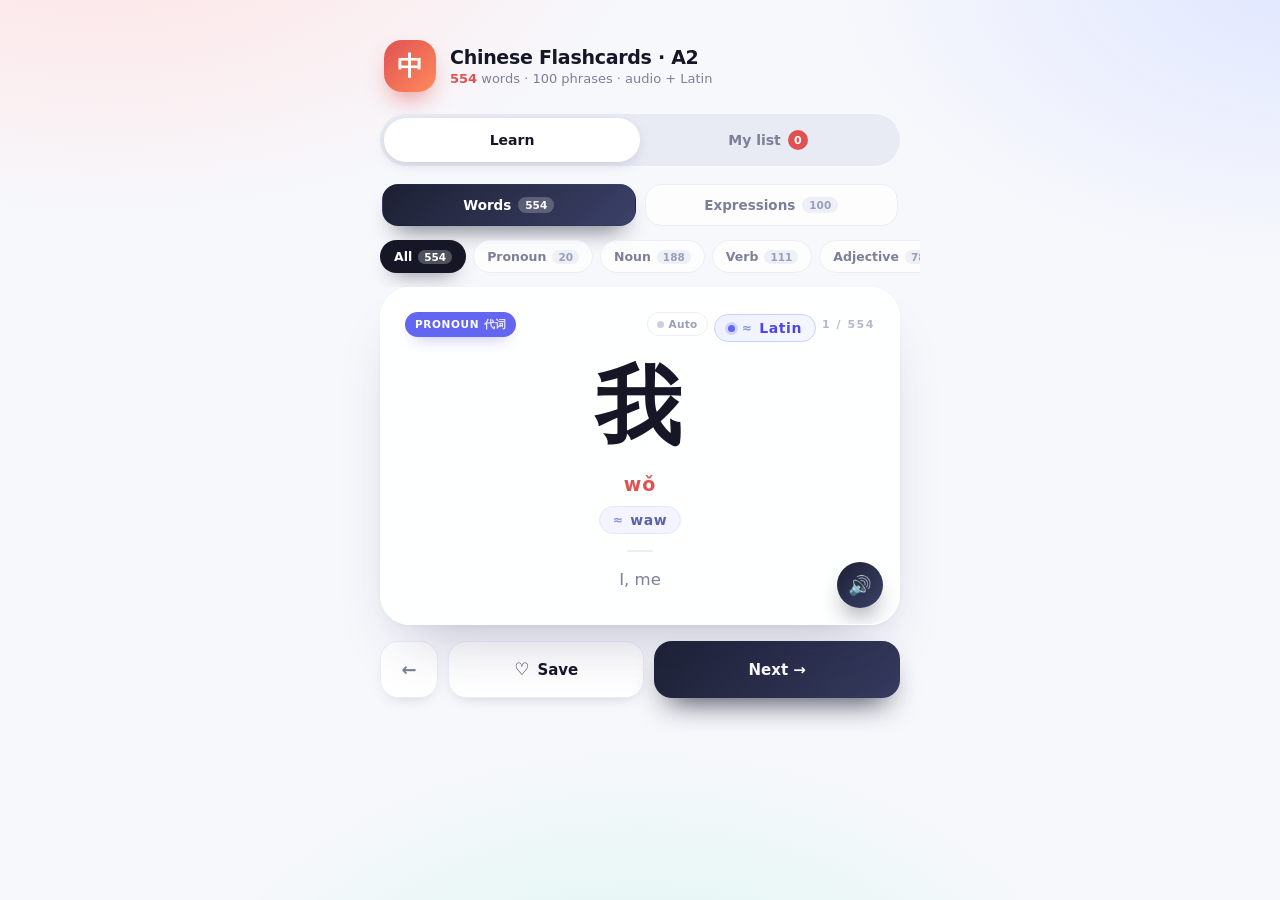
<file: Chinese.html>
<!DOCTYPE html>
<html lang="en">
<head>
<meta charset="utf-8">
<meta name="viewport" content="width=device-width, initial-scale=1">
<title>Chinese Flashcards · A2 · Audio + Latin</title>
<style>
  :root{
    --ink:#151726;
    --muted:#7b8098;
    --accent:#e05252;
    --line:#eceef6;
    --cn-font:"PingFang SC","Hiragino Sans GB","Microsoft YaHei","Noto Sans SC","Source Han Sans SC",sans-serif;
  }

  *{box-sizing:border-box;margin:0;padding:0}

  body{
    font-family:'Inter',-apple-system,BlinkMacSystemFont,'Segoe UI',system-ui,sans-serif;
    -webkit-font-smoothing:antialiased;
    color:var(--ink);
    min-height:100vh;
    display:flex;
    justify-content:center;
    padding:40px 20px 70px;
    background:
      radial-gradient(900px 520px at 8% -12%, #ffe1e1 0%, transparent 62%),
      radial-gradient(820px 520px at 102% -4%, #dfe6ff 0%, transparent 58%),
      radial-gradient(760px 520px at 50% 118%, #d8f6ee 0%, transparent 62%),
      #f7f8fc;
    background-attachment:fixed;
  }

  .app{width:100%;max-width:520px}

  .brand{display:flex;align-items:center;gap:14px;margin-bottom:22px;padding-left:4px}
  .logo{
    width:52px;height:52px;border-radius:18px;flex:none;
    display:grid;place-items:center;
    font-family:var(--cn-font);font-size:26px;font-weight:600;color:#fff;
    background:linear-gradient(135deg,#e05252,#ff8a5c);
    box-shadow:0 12px 26px -10px rgba(224,82,82,.85);
  }
  h1{font-size:19px;font-weight:700;letter-spacing:-.015em}
  .subtitle{font-size:13px;color:var(--muted);margin-top:3px}
  .subtitle b{color:var(--accent);font-weight:700}

  .tabs{
    position:relative;display:grid;grid-template-columns:1fr 1fr;
    background:#e8ebf4;border-radius:999px;padding:4px;margin-bottom:18px;
    user-select:none;
  }
  .tab{
    position:relative;z-index:1;border:0;background:none;cursor:pointer;
    font:inherit;font-size:14px;font-weight:650;color:var(--muted);
    padding:12px 8px;border-radius:999px;
    display:flex;align-items:center;justify-content:center;gap:7px;
    transition:color .25s;
  }
  .tab.active{color:var(--ink)}
  .indicator{
    position:absolute;top:4px;left:4px;
    width:calc(50% - 4px);height:calc(100% - 8px);
    background:#fff;border-radius:999px;
    box-shadow:0 4px 14px -3px rgba(30,35,80,.18);
    transition:transform .35s cubic-bezier(.2,.8,.3,1);
  }
  .badge{
    min-width:20px;height:20px;padding:0 6px;border-radius:999px;
    background:var(--accent);color:#fff;font-size:11px;font-weight:700;
    display:inline-grid;place-items:center;
  }
  .badge.pop{animation:badgePop .45s ease}

  .panel{animation:popIn .45s cubic-bezier(.2,.8,.3,1) both}
  .hidden{display:none !important}

  .modeswitch{display:flex;gap:9px;margin-bottom:12px;padding:0 2px}
  .mode-chip{
    flex:1;border:1px solid var(--line);cursor:pointer;font:inherit;
    background:rgba(255,255,255,.72);
    border-radius:16px;padding:12px 8px;
    font-size:13.5px;font-weight:650;color:var(--muted);
    display:flex;align-items:center;justify-content:center;gap:7px;
    transition:all .25s;
  }
  .mode-chip .n{
    font-size:10.5px;font-weight:700;padding:2px 7px;border-radius:999px;
    background:#eef0f7;color:#98a0b8;transition:all .25s;
  }
  .mode-chip:hover{border-color:#dfe3f0}
  .mode-chip:active{transform:scale(.98)}
  .mode-chip.active{
    background:linear-gradient(135deg,#1d2033,#3b4168);
    color:#fff;border-color:transparent;
    box-shadow:0 14px 24px -14px rgba(29,32,51,.95);
  }
  .mode-chip.active .n{background:rgba(255,255,255,.22);color:#fff}

  .catbar{
    display:flex;gap:7px;overflow-x:auto;
    padding:2px 20px 14px;margin:0 -20px;
    scrollbar-width:none;-ms-overflow-style:none;
  }
  .catbar::-webkit-scrollbar{display:none}
  .cat{
    flex:none;border:1px solid var(--line);background:rgba(255,255,255,.72);
    border-radius:999px;padding:8px 13px;cursor:pointer;
    font:inherit;font-size:12.5px;font-weight:650;color:var(--muted);
    display:flex;align-items:center;gap:6px;white-space:nowrap;
    transition:all .22s;
  }
  .cat:hover{border-color:#dfe3f0;color:var(--ink)}
  .cat .catn{
    font-size:10.5px;font-weight:700;padding:1px 6px;border-radius:999px;
    background:#eef0f7;color:#98a0b8;transition:all .22s;
  }
  .cat.active{
    background:var(--cat,var(--ink));color:#fff;border-color:transparent;
    box-shadow:0 10px 20px -12px var(--cat,rgba(29,32,51,.9));
  }
  .cat.active .catn{background:rgba(255,255,255,.25);color:#fff}

  .card{
    position:relative;overflow:hidden;
    background:rgba(255,255,255,.88);
    backdrop-filter:blur(14px);
    -webkit-backdrop-filter:blur(14px);
    border:1px solid rgba(255,255,255,.95);
    border-radius:30px;
    padding:18px 24px 26px;
    box-shadow:0 34px 64px -28px rgba(35,40,90,.30), 0 2px 6px rgba(35,40,90,.04);
  }
  .card-top{
    display:flex;justify-content:space-between;align-items:center;
    gap:8px;margin-bottom:6px;min-height:26px;flex-wrap:wrap;
  }
  .posbadge{
    font-size:10.5px;font-weight:700;letter-spacing:.06em;text-transform:uppercase;
    padding:5px 10px;border-radius:999px;
    color:#fff;background:var(--cat,var(--muted));
    box-shadow:0 8px 16px -10px var(--cat,rgba(0,0,0,.4));
    white-space:nowrap;
  }
  .posbadge .zh{
    font-family:var(--cn-font);font-weight:600;
    opacity:.85;margin-left:5px;letter-spacing:0;
    text-transform:none;font-size:11px;
  }
  .top-right{display:flex;align-items:center;gap:6px;flex:none}

  .auto-chip{
    border:1px solid var(--line);background:rgba(255,255,255,.72);
    border-radius:999px;padding:5px 9px;cursor:pointer;
    font:inherit;font-size:10.5px;font-weight:700;color:#98a0b8;
    letter-spacing:.03em;
    display:flex;align-items:center;gap:5px;
    transition:all .22s;
    white-space:nowrap;
  }
  .auto-chip:hover{border-color:#dfe3f0;color:var(--ink)}
  .auto-chip .dot{
    width:7px;height:7px;border-radius:50%;background:#cbd0e0;
    transition:background .22s,box-shadow .22s;
  }
  .auto-chip.on{
    background:linear-gradient(135deg,#e8fff4,#f0fff9);
    border-color:#b8f0d8;color:#059669;
  }
  .auto-chip.on .dot{
    background:#10b981;
    box-shadow:0 0 0 3px rgba(16,185,129,.22);
  }
  .auto-chip.latin.on{
    background:linear-gradient(135deg,#eef2ff,#f5f7ff);
    border-color:#c7d2fe;color:#4f46e5;
  }
  .auto-chip.latin.on .dot{
    background:#6366f1;
    box-shadow:0 0 0 3px rgba(99,102,241,.22);
  }
  .auto-chip.latin .sym{font-weight:800;font-size:12px;line-height:1}

  .counter{
    font-size:11px;font-weight:700;letter-spacing:.14em;
    text-transform:uppercase;color:#b3b9cd;
    white-space:nowrap;
  }

  .word{
    min-height:250px;
    display:flex;flex-direction:column;align-items:center;justify-content:center;
    text-align:center;padding:6px 0 4px;
  }
  .hanzi{
    font-family:var(--cn-font);
    font-weight:600;line-height:1.2;letter-spacing:.04em;
    word-break:break-word;
    cursor:pointer;
    transition:transform .18s, color .18s;
    user-select:none;
    -webkit-tap-highlight-color:transparent;
  }
  .hanzi:hover{color:var(--accent);transform:scale(1.03)}
  .hanzi:active{transform:scale(.97)}
  .hanzi.size-l{font-size:clamp(58px,17vw,86px)}
  .hanzi.size-m{font-size:clamp(38px,10.5vw,56px)}
  .hanzi.size-s{font-size:clamp(24px,6.5vw,32px);line-height:1.4;letter-spacing:.02em}

  .pinyin{
    margin-top:13px;
    font-size:clamp(14px,4.1vw,19px);font-weight:650;letter-spacing:.05em;
    color:var(--accent);word-break:break-word;line-height:1.45;
  }

  .latin{
    margin-top:8px;
    display:inline-flex;align-items:center;gap:7px;
    padding:5px 13px;border-radius:999px;
    background:#f3f4ff;border:1px solid #e4e7ff;
    font-size:clamp(12px,3.4vw,14px);font-weight:600;
    color:#5b62a8;letter-spacing:.04em;
    max-width:100%;
    word-break:break-word;
    transition:opacity .3s, transform .3s;
  }
  .latin .sym{
    font-size:12px;color:#8a91d4;flex:none;font-weight:700;
  }
  .latin.hide{display:none}

  .english{
    margin-top:16px;font-size:clamp(14px,4vw,16.5px);
    color:var(--muted);font-weight:500;line-height:1.5;
  }
  .english::before{
    content:"";display:block;width:26px;height:2px;border-radius:2px;
    background:var(--line);margin:0 auto 16px;
  }

  .speak-btn{
    position:absolute;bottom:16px;right:16px;
    width:46px;height:46px;border-radius:50%;
    border:0;cursor:pointer;color:#fff;font-size:19px;
    background:linear-gradient(135deg,#1d2033,#3b4168);
    display:grid;place-items:center;
    box-shadow:0 14px 26px -12px rgba(29,32,51,.95);
    transition:transform .15s, box-shadow .25s, background .25s;
    -webkit-tap-highlight-color:transparent;
  }
  .speak-btn:hover{transform:scale(1.06)}
  .speak-btn:active{transform:scale(.94)}
  .speak-btn.speaking{
    background:linear-gradient(135deg,#e05252,#ff8a5c);
    animation:speakPulse 1s ease-in-out infinite;
  }
  @keyframes speakPulse{
    0%,100%{box-shadow:0 14px 26px -12px rgba(224,82,82,.95), 0 0 0 0 rgba(224,82,82,.55)}
    50%    {box-shadow:0 14px 26px -12px rgba(224,82,82,.95), 0 0 0 14px rgba(224,82,82,0)}
  }

  .actions{display:grid;grid-template-columns:58px 1fr 1.25fr;gap:10px;margin-top:16px}
  .btn{
    border:0;font:inherit;font-size:15px;font-weight:650;
    padding:17px 10px;border-radius:18px;cursor:pointer;
    display:flex;align-items:center;justify-content:center;gap:8px;
    transition:transform .15s, box-shadow .25s, background .25s, color .25s, border-color .25s;
  }
  .btn:active{transform:scale(.97)}
  .btn .ico{font-size:17px;line-height:1}
  .btn.primary{
    background:linear-gradient(135deg,#1d2033,#363b60);
    color:#fff;
    box-shadow:0 16px 30px -14px rgba(29,32,51,.95);
  }
  .btn.primary:hover{box-shadow:0 20px 34px -14px rgba(29,32,51,.95)}
  .btn.ghost{
    background:#fff;color:var(--ink);
    border:1.5px solid var(--line);
    box-shadow:0 6px 16px -10px rgba(35,40,90,.35);
  }
  .btn.ghost:hover{border-color:#dde1ee}
  .btn.ghost.saved{
    background:linear-gradient(135deg,#ffeded,#fff3ee);
    border-color:#ffd2d2;color:var(--accent);
  }
  .btn.prev{
    background:#fff;border:1.5px solid var(--line);color:var(--muted);
    font-size:18px;padding:17px 0;
    box-shadow:0 6px 16px -10px rgba(35,40,90,.35);
  }
  .btn.prev:hover{color:var(--ink);border-color:#dde1ee}

  .saved-head{
    display:flex;align-items:baseline;justify-content:space-between;
    margin-bottom:12px;padding:0 6px;
  }
  .saved-head h2{font-size:15px;font-weight:700}
  .saved-head .meta{font-size:13px;color:var(--muted);font-weight:600}

  .filters{display:flex;gap:7px;margin-bottom:14px;padding:0 2px;flex-wrap:wrap}
  .filter{
    border:1px solid var(--line);background:rgba(255,255,255,.72);
    border-radius:999px;padding:8px 14px;cursor:pointer;
    font:inherit;font-size:12.5px;font-weight:650;color:var(--muted);
    transition:all .22s;
  }
  .filter:hover{border-color:#dfe3f0}
  .filter.active{
    background:var(--ink);color:#fff;border-color:transparent;
    box-shadow:0 10px 20px -12px rgba(29,32,51,.9);
  }

  .saved-list{display:flex;flex-direction:column;gap:10px}

  .saved-item{
    display:flex;align-items:center;gap:12px;cursor:pointer;
    background:rgba(255,255,255,.88);
    backdrop-filter:blur(10px);
    border:1px solid rgba(255,255,255,.95);
    border-radius:20px;padding:12px 14px;
    box-shadow:0 12px 26px -20px rgba(35,40,90,.75);
    animation:slideIn .4s cubic-bezier(.2,.8,.3,1) both;
    transition:transform .18s, box-shadow .25s;
  }
  .saved-item:hover{transform:translateY(-2px);box-shadow:0 18px 32px -20px rgba(35,40,90,.8)}
  .si-hanzi{
    font-family:var(--cn-font);font-weight:600;
    font-size:21px;line-height:1.25;
    min-width:52px;max-width:96px;text-align:center;
  }
  .si-hanzi.long{font-size:14px;max-width:110px}
  .si-info{flex:1;min-width:0}
  .si-line{display:flex;align-items:center;gap:6px;margin-bottom:3px;min-width:0}
  .si-cat{
    font-size:9.5px;font-weight:700;letter-spacing:.05em;text-transform:uppercase;
    padding:2px 7px;border-radius:6px;color:#fff;background:var(--cat,var(--muted));
    white-space:nowrap;flex:none;
  }
  .si-pinyin{
    font-size:12.5px;font-weight:700;color:var(--accent);letter-spacing:.03em;
    white-space:nowrap;overflow:hidden;text-overflow:ellipsis;
  }
  .si-latin{
    font-size:11px;font-weight:600;color:#7c84c9;letter-spacing:.03em;
    white-space:nowrap;overflow:hidden;text-overflow:ellipsis;
    margin-top:2px;
  }
  .si-english{
    font-size:13px;color:var(--muted);
    white-space:nowrap;overflow:hidden;text-overflow:ellipsis;
    margin-top:2px;
  }
  .si-speak{
    flex:none;width:32px;height:32px;border:0;border-radius:12px;cursor:pointer;
    background:#f2f4fa;color:#6b7290;font-size:14px;
    display:grid;place-items:center;
    transition:background .2s,color .2s,transform .15s;
  }
  .si-speak:hover{background:#e8ebff;color:#3b4168}
  .si-speak:active{transform:scale(.9)}
  .si-speak.speaking{background:#ffe8e8;color:var(--accent)}
  .remove{
    flex:none;width:32px;height:32px;border:0;border-radius:12px;cursor:pointer;
    background:#f2f4fa;color:#9aa0b8;font-size:13px;
    display:grid;place-items:center;
    transition:background .2s,color .2s,transform .15s;
  }
  .remove:hover{background:#ffe8e8;color:var(--accent)}
  .remove:active{transform:scale(.9)}

  .clear-btn{
    margin-top:6px;border:0;background:transparent;cursor:pointer;
    font:inherit;font-size:13px;font-weight:650;color:#9aa0b8;
    padding:14px;border-radius:16px;
    transition:background .2s,color .2s;
  }
  .clear-btn:hover{background:#ffe8e8;color:var(--accent)}

  .empty{text-align:center;padding:54px 20px;color:var(--muted)}
  .empty .icon{font-size:42px;margin-bottom:14px}
  .empty p{font-size:15px;font-weight:700;color:var(--ink);margin-bottom:7px}
  .empty span{font-size:13.5px;line-height:1.55;display:block;max-width:260px;margin:0 auto}

  @keyframes popIn{
    from{opacity:0;transform:translateY(16px) scale(.97)}
    to{opacity:1;transform:none}
  }
  @keyframes slideIn{
    from{opacity:0;transform:translateY(12px)}
    to{opacity:1;transform:none}
  }
  @keyframes badgePop{
    0%{transform:scale(1)}
    45%{transform:scale(1.4)}
    100%{transform:scale(1)}
  }

  .audio-warn{
    display:none;margin-top:12px;padding:11px 14px;border-radius:14px;
    background:#fff7ed;border:1px solid #fed7aa;
    font-size:12px;color:#9a3412;line-height:1.5;
  }
  .audio-warn.show{display:block}

  @media (max-width:400px){
    body{padding:26px 14px 50px}
    .card{padding:16px 18px 22px;border-radius:26px}
    .word{min-height:210px}
    .actions{grid-template-columns:52px 1fr 1.2fr;gap:8px}
    .btn{font-size:14px;padding:16px 8px}
    .speak-btn{width:42px;height:42px;font-size:17px;bottom:14px;right:14px}
    .auto-chip{padding:4px 7px;font-size:10px}
  }
</style>
</head>
<body>

<div class="app">
  <header class="brand">
    <div class="logo">中</div>
    <div>
      <h1>Chinese Flashcards · A2</h1>
      <p class="subtitle"><b id="totalCount">0</b> words · 100 phrases · audio + Latin</p>
    </div>
  </header>

  <nav class="tabs">
    <span class="indicator" id="indicator"></span>
    <button class="tab active" data-tab="learn">Learn</button>
    <button class="tab" data-tab="saved">My list <span class="badge" id="badge">0</span></button>
  </nav>

  <section class="panel" id="panel-learn">

    <div class="modeswitch">
      <button class="mode-chip active" data-mode="words">
        Words <span class="n" id="nWords">0</span>
      </button>
      <button class="mode-chip" data-mode="expressions">
        Expressions <span class="n" id="nExpr">0</span>
      </button>
    </div>

    <div class="catbar" id="catbar"></div>

    <div class="card" id="card">
      <div class="card-top">
        <span class="posbadge" id="posbadge"></span>
        <div class="top-right">
          <button class="auto-chip" id="autoChip" title="Toggle auto-play">
            <span class="dot"></span>Auto
          </button>
          <button class="auto-chip latin" id="latinChip" title="Toggle Latin transcription">
            <span class="dot"></span><span class="sym">≈</span>Latin
          </button>
          <span class="counter" id="counter">1 / 1</span>
        </div>
      </div>
      <div class="word" id="word">
        <div class="hanzi size-l" id="hanzi" title="Click to hear">你好</div>
        <div class="pinyin" id="pinyin">nǐ hǎo</div>
        <div class="latin" id="latin"><span class="sym">≈</span><span id="latinText">nee·how</span></div>
        <div class="english" id="english">hello</div>
      </div>
      <button class="speak-btn" id="speakBtn" title="Listen (Space)">🔊</button>
    </div>

    <div class="audio-warn" id="audioWarn">
      ⚠️ No Chinese voice detected yet. If audio is silent, make sure a Chinese voice is installed in your Android text-to-speech settings, then reload this page.
    </div>

    <div class="actions">
      <button class="btn prev" id="prevBtn" title="Previous (←)">←</button>
      <button class="btn ghost" id="saveBtn" title="Save (S)">
        <span class="ico">♡</span>Save
      </button>
      <button class="btn primary" id="nextBtn" title="Next (→)">Next →</button>
    </div>
  </section>

  <section class="panel hidden" id="panel-saved">
    <div class="saved-head">
      <h2>My list</h2>
      <span class="meta" id="savedMeta">0 saved</span>
    </div>

    <div class="filters" id="filters">
      <button class="filter active" data-filter="all">All</button>
      <button class="filter" data-filter="words">Words</button>
      <button class="filter" data-filter="expressions">Expressions</button>
    </div>

    <div class="saved-list" id="savedList"></div>
  </section>
</div>

<script>
/* =====================================================================
   CATEGORY META
   ===================================================================== */

const CATS = {
  pronoun:     { label:'Pronoun',      zh:'代词',   color:'#6366f1' },
  noun:        { label:'Noun',         zh:'名词',   color:'#0ea5e9' },
  verb:        { label:'Verb',         zh:'动词',   color:'#ef4444' },
  adjective:   { label:'Adjective',    zh:'形容词', color:'#f97316' },
  adverb:      { label:'Adverb',       zh:'副词',   color:'#eab308' },
  preposition: { label:'Preposition',  zh:'介词',   color:'#22c55e' },
  conjunction: { label:'Conjunction',  zh:'连词',   color:'#14b8a6' },
  measure:     { label:'Measure word', zh:'量词',   color:'#a855f7' },
  number:      { label:'Number',       zh:'数词',   color:'#8b5cf6' },
  time:        { label:'Time word',    zh:'时间词', color:'#ec4899' },
  question:    { label:'Question',     zh:'疑问词', color:'#f43f5e' },
  particle:    { label:'Particle',     zh:'助词',   color:'#94a3b8' },
  modal:       { label:'Modal verb',   zh:'能愿动词', color:'#06b6d4' },
  greeting:    { label:'Greeting',     zh:'问候',   color:'#10b981' },
  intro:       { label:'Introduce',    zh:'介绍',   color:'#3b82f6' },
  language:    { label:'Language',     zh:'语言',   color:'#6366f1' },
  daily:       { label:'Daily life',   zh:'日常',   color:'#f59e0b' },
  shopping:    { label:'Shopping',     zh:'购物',   color:'#ec4899' },
  directions:  { label:'Directions',   zh:'问路',   color:'#14b8a6' },
  social:      { label:'Social',       zh:'社交',   color:'#8b5cf6' },
  feelings:    { label:'Feelings',     zh:'感受',   color:'#f43f5e' },
  weather:     { label:'Weather',      zh:'天气',   color:'#0ea5e9' },
  wishes:      { label:'Wishes',       zh:'祝福',   color:'#d946ef' }
};

const CAT_ORDER = [
  'pronoun','noun','verb','adjective','adverb',
  'preposition','conjunction','measure','number','time','question','particle','modal',
  'greeting','intro','language','daily','shopping','directions','social','feelings','weather','wishes'
];

/* =====================================================================
   WORD DATA
   ===================================================================== */

const RAW_WORDS = {

  pronoun: [
    ['我','wǒ','I, me'],['你','nǐ','you'],['您','nín','you (polite)'],
    ['他','tā','he, him'],['她','tā','she, her'],['它','tā','it'],
    ['我们','wǒ men','we, us'],['你们','nǐ men','you (plural)'],
    ['他们','tā men','they (m./mixed)'],['她们','tā men','they (female)'],
    ['咱们','zán men','we (inclusive)'],['自己','zì jǐ','oneself'],
    ['大家','dà jiā','everyone'],['别人','bié rén','others'],
    ['这','zhè','this'],['那','nà','that'],
    ['这里','zhè lǐ','here'],['那里','nà lǐ','there'],
    ['每','měi','every, each'],['各','gè','each, various']
  ],

  number: [
    ['零','líng','zero'],['一','yī','one'],['二','èr','two'],
    ['两','liǎng','two (with measure)'],['三','sān','three'],['四','sì','four'],
    ['五','wǔ','five'],['六','liù','six'],['七','qī','seven'],['八','bā','eight'],
    ['九','jiǔ','nine'],['十','shí','ten'],['百','bǎi','hundred'],
    ['千','qiān','thousand'],['万','wàn','ten thousand']
  ],

  measure: [
    ['个','gè','(general measure)'],['只','zhī','(animals)'],['本','běn','(books)'],
    ['张','zhāng','(flat objects)'],['条','tiáo','(long objects)'],['件','jiàn','(clothes)'],
    ['杯','bēi','cup of'],['瓶','píng','bottle of'],['双','shuāng','pair of'],
    ['对','duì','pair of'],['位','wèi','(polite, people)'],['名','míng','(people)'],
    ['次','cì','time (occurrence)'],['遍','biàn','time (complete)'],['些','xiē','some'],
    ['点儿','diǎnr','a little'],['公斤','gōng jīn','kilogram'],['岁','suì','years old']
  ],

  time: [
    ['今天','jīn tiān','today'],['明天','míng tiān','tomorrow'],['昨天','zuó tiān','yesterday'],
    ['前天','qián tiān','day before yesterday'],['后天','hòu tiān','day after tomorrow'],
    ['现在','xiàn zài','now'],['早上','zǎo shang','morning'],['上午','shàng wǔ','forenoon'],
    ['中午','zhōng wǔ','noon'],['下午','xià wǔ','afternoon'],['晚上','wǎn shang','evening'],
    ['夜里','yè lǐ','at night'],['今年','jīn nián','this year'],['明年','míng nián','next year'],
    ['去年','qù nián','last year'],['星期','xīng qī','week'],
    ['星期一','xīng qī yī','Monday'],['星期二','xīng qī èr','Tuesday'],
    ['星期三','xīng qī sān','Wednesday'],['星期四','xīng qī sì','Thursday'],
    ['星期五','xīng qī wǔ','Friday'],['星期六','xīng qī liù','Saturday'],
    ['星期天','xīng qī tiān','Sunday'],['周末','zhōu mò','weekend'],
    ['点','diǎn',"o'clock"],['分','fēn','minute'],['分钟','fēn zhōng','minute (duration)'],
    ['小时','xiǎo shí','hour'],['天','tiān','day'],['年','nián','year'],
    ['月','yuè','month'],['日','rì','day (date)'],['号','hào','date number'],
    ['周','zhōu','week'],['时候','shí hou','moment, time'],
    ['以前','yǐ qián','before'],['以后','yǐ hòu','after'],['后来','hòu lái','later'],
    ['最近','zuì jìn','recently'],['刚才','gāng cái','just now'],['马上','mǎ shàng','immediately']
  ],

  noun: [
    ['爸爸','bà ba','dad'],['妈妈','mā ma','mom'],['哥哥','gē ge','older brother'],
    ['姐姐','jiě jie','older sister'],['弟弟','dì di','younger brother'],['妹妹','mèi mei','younger sister'],
    ['儿子','ér zi','son'],['女儿','nǚ ér','daughter'],['父亲','fù qīn','father (formal)'],
    ['母亲','mǔ qīn','mother (formal)'],['爷爷','yé ye','grandpa (paternal)'],
    ['奶奶','nǎi nai','grandma (paternal)'],['叔叔','shū shu','uncle'],
    ['阿姨','ā yí','aunt'],['丈夫','zhàng fu','husband'],['妻子','qī zi','wife'],
    ['孩子','hái zi','child'],['家人','jiā rén','family members'],
    ['朋友','péng you','friend'],['老师','lǎo shī','teacher'],['学生','xué sheng','student'],
    ['医生','yī shēng','doctor'],['护士','hù shi','nurse'],['司机','sī jī','driver'],
    ['服务员','fú wù yuán','waiter'],['经理','jīng lǐ','manager'],
    ['同事','tóng shì','colleague'],['邻居','lín jū','neighbor'],['客人','kè rén','guest'],
    ['男人','nán rén','man'],['女人','nǚ rén','woman'],['男孩','nán hái','boy'],
    ['女孩','nǚ hái','girl'],['人','rén','person'],['名字','míng zi','name'],
    ['头','tóu','head'],['眼睛','yǎn jing','eye'],['鼻子','bí zi','nose'],
    ['嘴','zuǐ','mouth'],['耳朵','ěr duo','ear'],['手','shǒu','hand'],
    ['脚','jiǎo','foot'],['心','xīn','heart'],['身体','shēn tǐ','body'],
    ['头发','tóu fa','hair'],['脸','liǎn','face'],['腿','tuǐ','leg'],['牙','yá','tooth'],
    ['米饭','mǐ fàn','cooked rice'],['面条','miàn tiáo','noodles'],['面包','miàn bāo','bread'],
    ['肉','ròu','meat'],['鱼','yú','fish'],['鸡蛋','jī dàn','egg'],['菜','cài','dish, vegetable'],
    ['水果','shuǐ guǒ','fruit'],['苹果','píng guǒ','apple'],['香蕉','xiāng jiāo','banana'],
    ['西瓜','xī guā','watermelon'],['葡萄','pú tao','grape'],['橘子','jú zi','orange'],
    ['茶','chá','tea'],['咖啡','kā fēi','coffee'],['水','shuǐ','water'],['牛奶','niú nǎi','milk'],
    ['啤酒','pí jiǔ','beer'],['汤','tāng','soup'],['饭','fàn','meal, rice'],
    ['早饭','zǎo fàn','breakfast'],['午饭','wǔ fàn','lunch'],['晚饭','wǎn fàn','dinner'],
    ['蛋糕','dàn gāo','cake'],['糖','táng','sugar'],['巧克力','qiǎo kè lì','chocolate'],
    ['猫','māo','cat'],['狗','gǒu','dog'],['鸟','niǎo','bird'],['马','mǎ','horse'],
    ['牛','niú','cow'],['羊','yáng','sheep'],['猪','zhū','pig'],['老虎','lǎo hǔ','tiger'],
    ['熊猫','xióng māo','panda'],['兔子','tù zi','rabbit'],
    ['家','jiā','home'],['学校','xué xiào','school'],['医院','yī yuàn','hospital'],
    ['商店','shāng diàn','shop'],['饭馆','fàn guǎn','restaurant'],['公司','gōng sī','company'],
    ['银行','yín háng','bank'],['机场','jī chǎng','airport'],['车站','chē zhàn','station'],
    ['公园','gōng yuán','park'],['图书馆','tú shū guǎn','library'],['房间','fáng jiān','room'],
    ['厨房','chú fáng','kitchen'],['厕所','cè suǒ','toilet'],['办公室','bàn gōng shì','office'],
    ['教室','jiào shì','classroom'],['超市','chāo shì','supermarket'],['市场','shì chǎng','market'],
    ['宾馆','bīn guǎn','hotel'],['中国','Zhōng guó','China'],['美国','Měi guó','America'],
    ['英国','Yīng guó','Britain'],['北京','Běi jīng','Beijing'],['上海','Shàng hǎi','Shanghai'],
    ['书','shū','book'],['笔','bǐ','pen'],['纸','zhǐ','paper'],['桌子','zhuō zi','table'],
    ['椅子','yǐ zi','chair'],['床','chuáng','bed'],['门','mén','door'],
    ['窗户','chuāng hu','window'],['手机','shǒu jī','mobile phone'],['电脑','diàn nǎo','computer'],
    ['电视','diàn shì','television'],['车','chē','car'],['飞机','fēi jī','airplane'],
    ['火车','huǒ chē','train'],['自行车','zì xíng chē','bicycle'],['衣服','yī fu','clothes'],
    ['鞋子','xié zi','shoes'],['帽子','mào zi','hat'],['包','bāo','bag'],['钱','qián','money'],
    ['钱包','qián bāo','wallet'],['钥匙','yào shi','key'],['伞','sǎn','umbrella'],
    ['眼镜','yǎn jìng','glasses'],['手表','shǒu biǎo','watch'],['相机','xiàng jī','camera'],
    ['地图','dì tú','map'],['票','piào','ticket'],['药','yào','medicine'],
    ['报纸','bào zhǐ','newspaper'],['杂志','zá zhì','magazine'],['照片','zhào piàn','photo'],
    ['礼物','lǐ wù','gift'],['杯子','bēi zi','cup'],['盘子','pán zi','plate'],
    ['碗','wǎn','bowl'],['筷子','kuài zi','chopsticks'],['瓶子','píng zi','bottle'],
    ['盒子','hé zi','box'],
    ['山','shān','mountain'],['河','hé','river'],['海','hǎi','sea'],['花','huā','flower'],
    ['树','shù','tree'],['草','cǎo','grass'],['地','dì','ground'],['太阳','tài yáng','sun'],
    ['月亮','yuè liang','moon'],['星','xīng','star'],['风','fēng','wind'],['雨','yǔ','rain'],
    ['雪','xuě','snow'],['云','yún','cloud'],['天气','tiān qì','weather'],['空气','kōng qì','air'],
    ['时间','shí jiān','time'],['工作','gōng zuò','work, job'],['问题','wèn tí','question'],
    ['事情','shì qing','matter, thing'],['意思','yì si','meaning'],['办法','bàn fǎ','way, method'],
    ['方法','fāng fǎ','method'],['东西','dōng xi','thing'],['地方','dì fang','place'],
    ['语言','yǔ yán','language'],['中文','Zhōng wén','Chinese language'],
    ['英文','Yīng wén','English'],['汉语','Hàn yǔ','Chinese language'],
    ['故事','gù shi','story'],['音乐','yīn yuè','music'],['电影','diàn yǐng','movie'],
    ['歌','gē','song'],['爱好','ài hào','hobby'],['习惯','xí guàn','habit'],
    ['机会','jī huì','opportunity'],['世界','shì jiè','world'],['生活','shēng huó','life'],
    ['文化','wén huà','culture'],['历史','lì shǐ','history'],['颜色','yán sè','color']
  ],

  verb: [
    ['是','shì','to be'],['有','yǒu','to have'],['在','zài','to be at'],
    ['去','qù','to go'],['来','lái','to come'],['回','huí','to return'],
    ['到','dào','to arrive'],['走','zǒu','to walk'],['跑','pǎo','to run'],
    ['飞','fēi','to fly'],['出','chū','to go out'],['进','jìn','to enter'],
    ['上','shàng','to go up'],['下','xià','to go down'],['过','guò','to pass'],
    ['经过','jīng guò','to pass by'],['离开','lí kāi','to leave'],
    ['坐','zuò','to sit'],['站','zhàn','to stand'],['躺','tǎng','to lie'],
    ['住','zhù','to live'],
    ['吃','chī','to eat'],['喝','hē','to drink'],['睡','shuì','to sleep'],
    ['睡觉','shuì jiào','to sleep'],['起床','qǐ chuáng','to get up'],
    ['洗','xǐ','to wash'],['洗澡','xǐ zǎo','to bathe'],['穿','chuān','to wear'],
    ['戴','dài','to wear (accessory)'],['脱','tuō','to take off'],
    ['做饭','zuò fàn','to cook'],['打扫','dǎ sǎo','to clean'],
    ['买','mǎi','to buy'],['卖','mài','to sell'],['用','yòng','to use'],
    ['花','huā','to spend'],['付','fù','to pay'],['还','huán','to return'],
    ['说','shuō','to speak'],['讲','jiǎng','to speak'],['听','tīng','to listen'],
    ['看','kàn','to look, watch'],['见','jiàn','to see'],['读','dú','to read'],
    ['写','xiě','to write'],['唱','chàng','to sing'],['问','wèn','to ask'],
    ['回答','huí dá','to answer'],['告诉','gào su','to tell'],['打','dǎ','to hit, to call'],
    ['打电话','dǎ diàn huà','to phone'],['聊天','liáo tiān','to chat'],
    ['想','xiǎng','to want, think'],['要','yào','to want'],['喜欢','xǐ huan','to like'],
    ['爱','ài','to love'],['恨','hèn','to hate'],['知道','zhī dào','to know'],
    ['认识','rèn shi','to know (person)'],['懂','dǒng','to understand'],
    ['明白','míng bai','to understand'],['记得','jì de','to remember'],
    ['忘记','wàng jì','to forget'],['觉得','jué de','to feel'],
    ['认为','rèn wéi','to think'],['希望','xī wàng','to hope'],
    ['打算','dǎ suàn','to plan'],['准备','zhǔn bèi','to prepare'],
    ['决定','jué dìng','to decide'],['相信','xiāng xìn','to believe'],
    ['担心','dān xīn','to worry'],['关心','guān xīn','to care'],
    ['会','huì','can, to know how'],['能','néng','can, to be able'],
    ['可以','kě yǐ','can, may'],['应该','yīng gāi','should'],['需要','xū yào','to need'],
    ['学','xué','to learn'],['学习','xué xí','to study'],['教','jiāo','to teach'],
    ['练习','liàn xí','to practice'],['工作','gōng zuò','to work'],
    ['开会','kāi huì','to have a meeting'],['帮忙','bāng máng','to help'],
    ['帮助','bāng zhù','to help'],
    ['玩','wán','to play'],['旅游','lǚ yóu','to travel'],['运动','yùn dòng','to exercise'],
    ['跑步','pǎo bù','to jog'],['游泳','yóu yǒng','to swim'],['打球','dǎ qiú','to play ball'],
    ['跳舞','tiào wǔ','to dance'],['笑','xiào','to laugh'],['哭','kū','to cry'],
    ['开始','kāi shǐ','to begin'],['结束','jié shù','to end'],['完成','wán chéng','to finish'],
    ['等','děng','to wait'],['找','zhǎo','to look for'],['给','gěi','to give'],
    ['拿','ná','to take'],['放','fàng','to put'],['开','kāi','to open, drive'],
    ['关','guān','to close'],['送','sòng','to give, see off'],['接','jiē','to pick up'],
    ['借','jiè','to borrow, lend'],['换','huàn','to exchange'],['修','xiū','to repair'],
    ['试','shì','to try'],['见面','jiàn miàn','to meet'],['上网','shàng wǎng','to go online']
  ],

  adjective: [
    ['好','hǎo','good'],['坏','huài','bad'],['大','dà','big'],['小','xiǎo','small'],
    ['多','duō','many'],['少','shǎo','few'],['高','gāo','tall, high'],['矮','ǎi','short'],
    ['长','cháng','long'],['短','duǎn','short'],['新','xīn','new'],['旧','jiù','old'],
    ['快','kuài','fast'],['慢','màn','slow'],['热','rè','hot'],['冷','lěng','cold'],
    ['温','wēn','warm'],['凉','liáng','cool'],['贵','guì','expensive'],
    ['便宜','pián yi','cheap'],['漂亮','piào liang','pretty'],['美丽','měi lì','beautiful'],
    ['帅','shuài','handsome'],['可爱','kě ài','cute'],['开心','kāi xīn','happy'],
    ['高兴','gāo xìng','happy'],['快乐','kuài lè','happy'],['累','lèi','tired'],
    ['忙','máng','busy'],['闲','xián','free, idle'],['干净','gān jìng','clean'],
    ['脏','zāng','dirty'],['容易','róng yì','easy'],['难','nán','difficult'],
    ['对','duì','correct'],['错','cuò','wrong'],['真','zhēn','true'],
    ['假','jiǎ','fake'],['早','zǎo','early'],['晚','wǎn','late'],
    ['远','yuǎn','far'],['近','jìn','near'],['亮','liàng','bright'],['暗','àn','dark'],
    ['深','shēn','deep'],['浅','qiǎn','shallow'],['厚','hòu','thick'],['薄','báo','thin'],
    ['宽','kuān','wide'],['窄','zhǎi','narrow'],['胖','pàng','fat'],['瘦','shòu','thin'],
    ['健康','jiàn kāng','healthy'],['饿','è','hungry'],['渴','kě','thirsty'],
    ['饱','bǎo','full'],['困','kùn','sleepy'],['舒服','shū fu','comfortable'],
    ['难受','nán shòu','uncomfortable'],['安静','ān jìng','quiet'],['吵','chǎo','noisy'],
    ['热闹','rè nao','lively'],['空','kōng','empty'],['满','mǎn','full'],
    ['安全','ān quán','safe'],['危险','wēi xiǎn','dangerous'],['有趣','yǒu qù','interesting'],
    ['无聊','wú liáo','boring'],['重要','zhòng yào','important'],['简单','jiǎn dān','simple'],
    ['复杂','fù zá','complex'],['清楚','qīng chu','clear'],['奇怪','qí guài','strange'],
    ['特别','tè bié','special'],['聪明','cōng ming','clever'],['懒','lǎn','lazy'],
    ['勇敢','yǒng gǎn','brave'],['紧张','jǐn zhāng','nervous'],['满意','mǎn yì','satisfied']
  ],

  adverb: [
    ['很','hěn','very'],['太','tài','too'],['非常','fēi cháng','extremely'],
    ['真','zhēn','really'],['最','zuì','most'],['更','gèng','more'],
    ['也','yě','also'],['都','dōu','all'],['只','zhǐ','only'],
    ['就','jiù','just, then'],['才','cái','only then'],['再','zài','again'],
    ['又','yòu','again'],['还','hái','still'],['已经','yǐ jīng','already'],
    ['正在','zhèng zài','in process of'],['刚','gāng','just'],['常常','cháng cháng','often'],
    ['经常','jīng cháng','often'],['总是','zǒng shì','always'],['有时','yǒu shí','sometimes'],
    ['偶尔','ǒu ěr','occasionally'],['一直','yì zhí','always'],['一起','yì qǐ','together'],
    ['一共','yí gòng','in total'],['大概','dà gài','probably'],['也许','yě xǔ','perhaps'],
    ['可能','kě néng','possibly'],['一定','yí dìng','definitely'],['当然','dāng rán','of course'],
    ['其实','qí shí','actually'],['差不多','chà bu duō','almost'],['有点儿','yǒu diǎnr','a bit'],
    ['别','bié','don’t'],['不','bù','not'],['没','méi','not']
  ],

  preposition: [
    ['从','cóng','from'],['往','wǎng','towards'],['向','xiàng','towards'],
    ['对','duì','to, towards'],['跟','gēn','with'],['和','hé','with'],
    ['比','bǐ','compared to'],['被','bèi','by (passive)'],['让','ràng','by, let'],
    ['把','bǎ','(object marker)'],['离','lí','from'],['为了','wèi le','for'],
    ['关于','guān yú','about'],['除了','chú le','except']
  ],

  conjunction: [
    ['与','yǔ','and'],['或者','huò zhě','or'],['还是','hái shi','or (question)'],
    ['但是','dàn shì','but'],['可是','kě shì','but'],['因为','yīn wèi','because'],
    ['所以','suǒ yǐ','so'],['如果','rú guǒ','if'],['要是','yào shi','if'],
    ['虽然','suī rán','although'],['不但','bú dàn','not only'],['而且','ér qiě','but also'],
    ['然后','rán hòu','then'],['于是','yú shì','therefore'],['因此','yīn cǐ','therefore']
  ],

  question: [
    ['谁','shuí','who'],['什么','shén me','what'],['哪','nǎ','which'],
    ['哪儿','nǎr','where'],['哪里','nǎ lǐ','where'],['怎么','zěn me','how'],
    ['怎么样','zěn me yàng','how about'],['为什么','wèi shén me','why'],
    ['多少','duō shao','how many'],['几','jǐ','how many'],
    ['什么时候','shén me shí hou','when'],['多久','duō jiǔ','how long']
  ],

  particle: [
    ['的','de','(possessive)'],['了','le','(perfective)'],['着','zhe','(progressive)'],
    ['过','guò','(experiential)'],['吗','ma','(question)'],['呢','ne','(question)'],
    ['吧','ba','(suggestion)'],['啊','a','(exclamation)']
  ],

  modal: [
    ['必须','bì xū','must'],['愿意','yuàn yì','willing to'],['敢','gǎn','dare to']
  ]
};

/* =====================================================================
   EXPRESSION DATA
   ===================================================================== */

const RAW_EXPR = {

  greeting: [
    ['你好吗？','nǐ hǎo ma?','How are you?'],
    ['我很好，谢谢。','wǒ hěn hǎo, xiè xie.','I am fine, thank you.'],
    ['很高兴认识你。','hěn gāo xìng rèn shi nǐ.','Nice to meet you.'],
    ['早上好！','zǎo shang hǎo!','Good morning!'],
    ['下午好！','xià wǔ hǎo!','Good afternoon!'],
    ['晚上好！','wǎn shang hǎo!','Good evening!'],
    ['晚安。','wǎn ān.','Good night.'],
    ['对不起，我不懂。','duì bu qǐ, wǒ bù dǒng.','Sorry, I do not understand.'],
    ['请再说一遍。','qǐng zài shuō yí biàn.','Please say that again.'],
    ['请说慢一点。','qǐng shuō màn yì diǎn.','Please speak more slowly.'],
    ['谢谢你的帮助。','xiè xie nǐ de bāng zhù.','Thank you for your help.'],
    ['别着急。','bié zháo jí.','Do not worry.'],
    ['别难过。','bié nán guò.','Do not be sad.'],
    ['没问题。','méi wèn tí.','No problem.'],
    ['当然可以。','dāng rán kě yǐ.','Of course.']
  ],

  intro: [
    ['你叫什么名字？','nǐ jiào shén me míng zi?','What is your name?'],
    ['我叫小明。','wǒ jiào Xiǎo Míng.','My name is Xiaoming.'],
    ['你是哪国人？','nǐ shì nǎ guó rén?','Where are you from?'],
    ['我是美国人。','wǒ shì Měi guó rén.','I am American.'],
    ['你多大了？','nǐ duō dà le?','How old are you?'],
    ['我二十五岁。','wǒ èr shí wǔ suì.','I am 25 years old.'],
    ['你做什么工作？','nǐ zuò shén me gōng zuò?','What do you do for work?'],
    ['我是老师。','wǒ shì lǎo shī.','I am a teacher.'],
    ['你住在哪里？','nǐ zhù zài nǎ lǐ?','Where do you live?'],
    ['我住在北京。','wǒ zhù zài Běi jīng.','I live in Beijing.'],
    ['你家有几口人？','nǐ jiā yǒu jǐ kǒu rén?','How many people are in your family?'],
    ['我家有四口人。','wǒ jiā yǒu sì kǒu rén.','There are four people in my family.'],
    ['你有兄弟姐妹吗？','nǐ yǒu xiōng dì jiě mèi ma?','Do you have siblings?'],
    ['我有一个哥哥。','wǒ yǒu yí gè gē ge.','I have an older brother.']
  ],

  language: [
    ['你会说中文吗？','nǐ huì shuō Zhōng wén ma?','Can you speak Chinese?'],
    ['我会说一点儿。','wǒ huì shuō yì diǎnr.','I can speak a little.'],
    ['这个怎么说？','zhè ge zěn me shuō?','How do you say this?'],
    ['那是什么意思？','nà shì shén me yì si?','What does that mean?'],
    ['我明白了。','wǒ míng bai le.','I understand.'],
    ['我不明白。','wǒ bù míng bai.','I do not understand.'],
    ['我在学习中文。','wǒ zài xué xí Zhōng wén.','I am learning Chinese.'],
    ['中文很难。','Zhōng wén hěn nán.','Chinese is hard.']
  ],

  daily: [
    ['你吃了吗？','nǐ chī le ma?','Have you eaten?'],
    ['我饿了。','wǒ è le.','I am hungry.'],
    ['我渴了。','wǒ kě le.','I am thirsty.'],
    ['我想喝水。','wǒ xiǎng hē shuǐ.','I want to drink water.'],
    ['我们吃饭吧。','wǒ men chī fàn ba.','Let us eat.'],
    ['这个很好吃。','zhè ge hěn hǎo chī.','This is delicious.'],
    ['我吃饱了。','wǒ chī bǎo le.','I am full.'],
    ['现在几点了？','xiàn zài jǐ diǎn le?','What time is it now?'],
    ['三点半。','sān diǎn bàn.','Half past three.'],
    ['我快迟到了。','wǒ kuài chí dào le.','I am going to be late.'],
    ['我马上来。','wǒ mǎ shàng lái.','I am coming right away.'],
    ['等一下。','děng yí xià.','Wait a moment.'],
    ['今天星期几？','jīn tiān xīng qī jǐ?','What day is it today?'],
    ['今天星期一。','jīn tiān xīng qī yī.','Today is Monday.'],
    ['明天见。','míng tiān jiàn.','See you tomorrow.'],
    ['周末你有空吗？','zhōu mò nǐ yǒu kòng ma?','Are you free this weekend?'],
    ['我有空。','wǒ yǒu kòng.','I am free.'],
    ['我没空。','wǒ méi kòng.','I am not free.']
  ],

  shopping: [
    ['请给我菜单。','qǐng gěi wǒ cài dān.','Please give me the menu.'],
    ['买单，谢谢。','mǎi dān, xiè xie.','The bill, please.'],
    ['多少钱？','duō shao qián?','How much is it?'],
    ['太贵了。','tài guì le.','Too expensive.'],
    ['可以便宜一点吗？','kě yǐ pián yi yì diǎn ma?','Can it be a bit cheaper?'],
    ['我要这个。','wǒ yào zhè ge.','I want this one.'],
    ['我不要那个。','wǒ bú yào nà ge.','I do not want that one.'],
    ['可以刷卡吗？','kě yǐ shuā kǎ ma?','Can I pay by card?'],
    ['我用现金。','wǒ yòng xiàn jīn.','I will pay in cash.']
  ],

  directions: [
    ['洗手间在哪里？','xǐ shǒu jiān zài nǎ lǐ?','Where is the restroom?'],
    ['在那边。','zài nà biān.','It is over there.'],
    ['一直走。','yì zhí zǒu.','Go straight.'],
    ['向左转。','xiàng zuǒ zhuǎn.','Turn left.'],
    ['向右转。','xiàng yòu zhuǎn.','Turn right.'],
    ['远不远？','yuǎn bu yuǎn?','Is it far?'],
    ['很近。','hěn jìn.','It is very close.'],
    ['我迷路了。','wǒ mí lù le.','I am lost.'],
    ['请帮我一下。','qǐng bāng wǒ yí xià.','Please help me.']
  ],

  social: [
    ['我们去看电影吧。','wǒ men qù kàn diàn yǐng ba.','Let us go see a movie.'],
    ['这个电影很好看。','zhè ge diàn yǐng hěn hǎo kàn.','This movie is great.'],
    ['你喜欢什么音乐？','nǐ xǐ huan shén me yīn yuè?','What music do you like?'],
    ['我喜欢听音乐。','wǒ xǐ huan tīng yīn yuè.','I like listening to music.'],
    ['你会弹钢琴吗？','nǐ huì tán gāng qín ma?','Can you play the piano?'],
    ['我不会。','wǒ bú huì.','I cannot.'],
    ['太可惜了。','tài kě xī le.','What a pity.'],
    ['加油！','jiā yóu!','Come on!']
  ],

  feelings: [
    ['你怎么样？','nǐ zěn me yàng?','How are you doing?'],
    ['我很好。','wǒ hěn hǎo.','I am doing well.'],
    ['我有点累。','wǒ yǒu diǎn lèi.','I am a bit tired.'],
    ['我很忙。','wǒ hěn máng.','I am very busy.'],
    ['我很开心。','wǒ hěn kāi xīn.','I am very happy.'],
    ['我很难过。','wǒ hěn nán guò.','I am very sad.'],
    ['身体怎么样？','shēn tǐ zěn me yàng?','How is your health?'],
    ['我身体很好。','wǒ shēn tǐ hěn hǎo.','I am in good health.'],
    ['我感冒了。','wǒ gǎn mào le.','I caught a cold.']
  ],

  weather: [
    ['天气怎么样？','tiān qì zěn me yàng?','How is the weather?'],
    ['今天天气很好。','jīn tiān tiān qì hěn hǎo.','The weather is nice today.'],
    ['外面在下雨。','wài miàn zài xià yǔ.','It is raining outside.'],
    ['今天很冷。','jīn tiān hěn lěng.','It is cold today.'],
    ['今天很热。','jīn tiān hěn rè.','It is hot today.'],
    ['请多穿一点。','qǐng duō chuān yì diǎn.','Please wear more clothes.'],
    ['路上小心。','lù shang xiǎo xīn.','Take care on the way.'],
    ['注意安全。','zhù yì ān quán.','Stay safe.']
  ],

  wishes: [
    ['祝你生日快乐！','zhù nǐ shēng rì kuài lè!','Happy birthday!'],
    ['祝你好运！','zhù nǐ hǎo yùn!','Good luck!']
  ]
};

/* =====================================================================
   FLATTEN DATA
   ===================================================================== */

const seenW = new Set();
const WORDS = Object.entries(RAW_WORDS).flatMap(([pos, arr]) =>
  arr.map(([h, p, e]) => ({ h, p, e, cat: pos }))
).filter(w => { if (seenW.has(w.h)) return false; seenW.add(w.h); return true; });

const EXPR = Object.entries(RAW_EXPR).flatMap(([cat, arr]) =>
  arr.map(([h, p, e]) => ({ h, p, e, cat }))
);

const DATA = { words: WORDS, expressions: EXPR };

/* =====================================================================
   LATIN TRANSCRIPTION  (pinyin → English-friendly respelling)
   ===================================================================== */

const TONE_MAP = {
  'ā':'a','á':'a','ǎ':'a','à':'a',
  'ē':'e','é':'e','ě':'e','è':'e',
  'ī':'i','í':'i','ǐ':'i','ì':'i',
  'ō':'o','ó':'o','ǒ':'o','ò':'o',
  'ū':'u','ú':'u','ǔ':'u','ù':'u',
  'ǖ':'ü','ǘ':'ü','ǚ':'ü','ǜ':'ü','ü':'ü'
};

function stripTones(p){
  return p.replace(/[āáǎàēéěèīíǐìōóǒòūúǔùǖǘǚǜü]/g, c => TONE_MAP[c] || c);
}

const INITIALS = [
  'zh','ch','sh',
  'b','p','m','f','d','t','n','l','g','k','h',
  'j','q','x','z','c','s','r','y','w'
];

const INITIAL_MAP = {
  zh:'j', ch:'ch', sh:'sh',
  j:'j', q:'ch', x:'sh',
  c:'ts', z:'dz', r:'r',
  b:'b', p:'p', m:'m', f:'f',
  d:'d', t:'t', n:'n', l:'l',
  g:'g', k:'k', h:'h',
  s:'s', y:'y', w:'w'
};

const FINAL_MAP = {
  'a':'ah','o':'aw','e':'uh','er':'ar','ar':'ar',
  'ai':'eye','ei':'ay','ao':'ow','ou':'oh',
  'an':'ahn','en':'un','ang':'ahng','eng':'ung',
  'ong':'ong','ongr':'ongr',
  'i':'ee','ia':'yah','ie':'yeh','iao':'yow','iu':'yo',
  'ian':'yen','in':'een','iang':'yahng','ing':'ing','iong':'yong',
  'u':'oo','ua':'wah','uo':'waw','uai':'why','ui':'way',
  'uan':'wahn','un':'wun','uang':'wahng','ueng':'wung',
  'ü':'ew','üe':'yweh','üan':'ywen','ün':'ewn'
};

function respellSyllable(s){
  let initial = '';
  let final = s;

  for (const ini of INITIALS){
    if (s.startsWith(ini)){ initial = ini; final = s.slice(ini.length); break; }
  }

  let erhua = '';
  if (final.length > 1 && final.endsWith('r') && final !== 'er'){
    erhua = 'r';
    final = final.slice(0, -1);
  }

  if (final === 'i' && ['zh','ch','sh','r','z','c','s'].includes(initial)){
    final = 'ur';
  }

  const ini = INITIAL_MAP[initial] !== undefined ? INITIAL_MAP[initial] : initial;
  const fin = FINAL_MAP[final] !== undefined ? FINAL_MAP[final] : final;

  return ini + fin + erhua;
}

function toLatin(pinyin){
  if (!pinyin) return '';
  const clean = pinyin
    .replace(/[，。！？、；：""''（）《》〈〉【】…—·]/g, ' ')
    .replace(/[?.,!;:'"()\-]/g, ' ')
    .replace(/\s+/g, ' ')
    .trim()
    .toLowerCase();
  if (!clean) return '';
  return clean.split(' ')
    .map(syl => respellSyllable(stripTones(syl)))
    .filter(Boolean)
    .join('·');
}

/* =====================================================================
   TEXT-TO-SPEECH MODULE — ANDROID SAFE
   ===================================================================== */

const TTS = (() => {
  const supported = 'speechSynthesis' in window;
  const LANG = 'zh-CN';
  let targetVoice = null;
  let voicesReady = false;
  let autoPlay = false;

  try { autoPlay = localStorage.getItem('cn-flashcards-autoplay') === '1'; } catch(e){}

  /* Keep retrying until Android gives us the voice list (can take 5+ seconds) */
  function loadVoices(){
    if (!supported) return;
    const voices = speechSynthesis.getVoices();
    if (!voices.length){
      setTimeout(loadVoices, 250);
      return;
    }
    const prefix = LANG.split('-')[0];
    targetVoice =
      voices.find(v => v.lang === LANG) ||
      voices.find(v => v.lang.replace('_','-').startsWith(LANG)) ||
      voices.find(v => v.lang.toLowerCase().startsWith(prefix)) ||
      null;
    voicesReady = true;
    updateWarn();
  }

  function updateWarn(){
    const warn = document.getElementById('audioWarn');
    if (!warn) return;
    if (!supported || !targetVoice) warn.classList.add('show');
    else warn.classList.remove('show');
  }

  if (supported){
    speechSynthesis.addEventListener('voiceschanged', loadVoices);
    loadVoices();
  }

  function clean(text){
    return text
      .replace(/[，。！？、；：""''（）《》〈〉【】…—«»"']/g, '')
      .replace(/[?.,!;:'"()\-]/g, '')
      .replace(/\s+/g, ' ')
      .trim();
  }

  function speak(text, btnEl){
    if (!supported) return;

    /* If voices aren't loaded yet, wait for them, then try again */
    if (!voicesReady){
      loadVoices();
      setTimeout(() => speak(text, btnEl), 400);
      return;
    }

    const clean_text = clean(text);
    if (!clean_text) return;

    /* Android/iOS bug: cancel() right before speak() kills playback.
       Only cancel if something is actually playing. */
    if (speechSynthesis.speaking){
      speechSynthesis.cancel();
    }

    const u = new SpeechSynthesisUtterance(clean_text);
    u.lang  = LANG;
    u.rate  = 0.85;
    u.pitch = 1;
    if (targetVoice) {
      try { u.voice = targetVoice; } catch(e){}
    }

    const targets = [];
    if (btnEl) targets.push(btnEl);
    const mainBtn = document.getElementById('speakBtn');
    if (mainBtn && btnEl !== mainBtn && !document.getElementById('panel-learn').classList.contains('hidden')) {
      const cur = currentItem();
      if (cur && cur.h === text) targets.push(mainBtn);
    }

    const setOn  = () => targets.forEach(t => t.classList.add('speaking'));
    const setOff = () => targets.forEach(t => t.classList.remove('speaking'));

    u.onstart = setOn;
    u.onend   = setOff;
    u.onerror = setOff;
    setTimeout(setOn, 80);

    speechSynthesis.speak(u);

    /* Safety: if onend never fires (Android bug), clear the button state */
    const maxMs = 2500 + clean_text.length * 250;
    setTimeout(() => { if (!speechSynthesis.speaking) setOff(); }, maxMs);
  }

  function stop(){
    if (!supported) return;
    speechSynthesis.cancel();
    document.querySelectorAll('.speaking').forEach(el => el.classList.remove('speaking'));
  }

  function setAuto(on){
    autoPlay = on;
    try { localStorage.setItem('cn-flashcards-autoplay', on ? '1' : '0'); } catch(e){}
    const chip = document.getElementById('autoChip');
    if (chip) chip.classList.toggle('on', on);
  }

  function isAuto(){ return autoPlay; }

  return { speak, stop, setAuto, isAuto, supported };
})();

/* =====================================================================
   STATE
   ===================================================================== */

const el  = id => document.getElementById(id);
const KEY = 'cn-flashcards-learned-v3';
const LATIN_KEY = 'cn-flashcards-latin-v1';

let mode        = 'words';
let catFilter   = 'all';
let poolIdx     = { words: 0, expressions: 0 };
let savedFilter = 'all';
let showLatin   = true;

try {
  const v = localStorage.getItem(LATIN_KEY);
  if (v === '0') showLatin = false;
} catch(e){}

const keyOf    = (m, h) => m + '::' + h;
const splitKey = k => { const i = k.indexOf('::'); return { mode: k.slice(0,i), h: k.slice(i+2) }; };

let learned = [];
try {
  const raw = JSON.parse(localStorage.getItem(KEY));
  if (Array.isArray(raw)) learned = raw.filter(k => typeof k === 'string');
} catch(e) { learned = []; }

learned = learned.filter(k => {
  const { mode:m, h } = splitKey(k);
  return DATA[m] && DATA[m].some(w => w.h === h);
});

const persist = () => { try { localStorage.setItem(KEY, JSON.stringify(learned)); } catch(e){} };

/* =====================================================================
   LEARN PANEL
   ===================================================================== */

function getPool(){
  const base = DATA[mode];
  if (catFilter === 'all') return base;
  return base.filter(w => w.cat === catFilter);
}

function currentItem(){
  const pool = getPool();
  return pool[poolIdx[mode] % pool.length];
}

function animateWord(){
  const w = el('word');
  w.style.animation = 'none';
  void w.offsetWidth;
  w.style.animation = 'popIn .45s cubic-bezier(.2,.8,.3,1)';
}

function sizeClassFor(text){
  const len = [...text].length;
  if (len <= 4)  return 'size-l';
  if (len <= 9)  return 'size-m';
  return 'size-s';
}

function syncSaveBtn(){
  const saved = learned.includes(keyOf(mode, currentItem().h));
  const b = el('saveBtn');
  b.classList.toggle('saved', saved);
  b.innerHTML = saved ? '<span class="ico">♥</span>Saved'
                      : '<span class="ico">♡</span>Save';
}

function syncLatinChip(){
  el('latinChip').classList.toggle('on', showLatin);
  el('latin').classList.toggle('hide', !showLatin);
}

function renderCard(animate = true){
  const pool = getPool();
  const i    = poolIdx[mode] % pool.length;
  const w    = pool[i];
  const meta = CATS[w.cat] || { label:w.cat, zh:'', color:'#7b8098' };

  const badge = el('posbadge');
  badge.style.setProperty('--cat', meta.color || '#7b8098');
  badge.innerHTML = `${meta.label}${meta.zh ? `<span class="zh">${meta.zh}</span>` : ''}`;

  const hz = el('hanzi');
  hz.textContent = w.h;
  hz.className   = 'hanzi ' + sizeClassFor(w.h);

  el('pinyin').textContent  = w.p;
  el('latinText').textContent = toLatin(w.p);
  el('english').textContent = w.e;
  el('counter').textContent = (i + 1) + ' / ' + pool.length;

  syncSaveBtn();
  syncLatinChip();
  if (animate) animateWord();

  TTS.stop();
  if (TTS.isAuto()) {
    setTimeout(() => TTS.speak(w.h, el('speakBtn')), 300);
  }
}

function renderCatBar(){
  const bar   = el('catbar');
  const items = DATA[mode];
  const counts = {};
  items.forEach(w => counts[w.cat] = (counts[w.cat] || 0) + 1);

  const cats = Object.keys(counts).sort(
    (a,b) => CAT_ORDER.indexOf(a) - CAT_ORDER.indexOf(b)
  );

  let html = `<button class="cat${catFilter==='all'?' active':''}" data-cat="all">
    All <span class="catn">${items.length}</span>
  </button>`;

  cats.forEach(c => {
    const meta = CATS[c] || { label:c, color:'#7b8098' };
    html += `<button class="cat${catFilter===c?' active':''}" data-cat="${c}" style="--cat:${meta.color}">
      ${meta.label} <span class="catn">${counts[c]}</span>
    </button>`;
  });

  bar.innerHTML = html;

  bar.querySelectorAll('.cat').forEach(btn => {
    btn.addEventListener('click', () => {
      catFilter = btn.dataset.cat;
      poolIdx[mode] = 0;
      renderCatBar();
      renderCard();
    });
  });
}

function nextWord(){
  const pool = getPool();
  poolIdx[mode] = (poolIdx[mode] + 1) % pool.length;
  renderCard();
}

function prevWord(){
  const pool = getPool();
  poolIdx[mode] = (poolIdx[mode] - 1 + pool.length) % pool.length;
  renderCard();
}

function toggleSave(){
  const k = keyOf(mode, currentItem().h);
  const i = learned.indexOf(k);

  if (i === -1){
    learned.push(k);
    const badge = el('badge');
    badge.classList.remove('pop');
    void badge.offsetWidth;
    badge.classList.add('pop');
  } else {
    learned.splice(i, 1);
  }

  persist();
  syncSaveBtn();
  renderSaved();
}

function setMode(m){
  mode = m;
  catFilter = 'all';
  poolIdx[m] = 0;
  document.querySelectorAll('.mode-chip').forEach(c =>
    c.classList.toggle('active', c.dataset.mode === m)
  );
  renderCatBar();
  renderCard();
}

/* =====================================================================
   SAVED PANEL
   ===================================================================== */

function renderSaved(){
  const list = el('savedList');

  const entries = learned.slice().reverse().map(k => {
    const { mode:m, h } = splitKey(k);
    const w = (DATA[m] || []).find(x => x.h === h);
    return w ? { ...w, mode:m, key:k } : null;
  }).filter(Boolean);

  const countWords = entries.filter(e => e.mode === 'words').length;
  const countExpr  = entries.filter(e => e.mode === 'expressions').length;

  el('badge').textContent     = entries.length;
  el('savedMeta').textContent = entries.length
    ? `${countWords} words · ${countExpr} phrases`
    : '0 saved';

  const filters = el('filters');
  filters.querySelector('[data-filter="all"]').textContent         = `All ${entries.length}`;
  filters.querySelector('[data-filter="words"]').textContent       = `Words ${countWords}`;
  filters.querySelector('[data-filter="expressions"]').textContent = `Expressions ${countExpr}`;
  filters.querySelectorAll('.filter').forEach(f =>
    f.classList.toggle('active', f.dataset.filter === savedFilter)
  );

  const shown = savedFilter === 'all'
    ? entries
    : entries.filter(e => e.mode === savedFilter);

  if (!shown.length){
    list.innerHTML = `
      <div class="empty">
        <div class="icon">📖</div>
        <p>${entries.length ? 'Nothing here' : 'Your list is empty'}</p>
        <span>${entries.length
          ? 'No saved items match this filter.'
          : 'Tap “Save” on a word or phrase you want to remember, and it will appear here.'}</span>
      </div>`;
    return;
  }

  list.innerHTML = shown.map((w, i) => {
    const meta = CATS[w.cat] || { label:w.cat, color:'#94a3b8' };
    const latin = showLatin ? `<div class="si-latin">≈ ${toLatin(w.p)}</div>` : '';
    return `
      <div class="saved-item" data-key="${w.key}" style="animation-delay:${Math.min(i,12)*40}ms">
        <div class="si-hanzi${[...w.h].length > 5 ? ' long' : ''}">${w.h}</div>
        <div class="si-info">
          <div class="si-line">
            <span class="si-cat" style="--cat:${meta.color}">${meta.label}</span>
            <span class="si-pinyin">${w.p}</span>
          </div>
          ${latin}
          <div class="si-english">${w.e}</div>
        </div>
        <button class="si-speak" data-speak="${w.h}" title="Listen">🔊</button>
        <button class="remove" data-remove="${w.key}" title="Remove">✕</button>
      </div>`;
  }).join('')
    + `<button class="clear-btn" id="clearBtn">Remove all ${entries.length} saved items</button>`;

  list.querySelectorAll('.saved-item').forEach(item => {
    item.addEventListener('click', ev => {
      if (ev.target.closest('.remove') || ev.target.closest('.si-speak')) return;
      const { mode:m, h } = splitKey(item.dataset.key);
      const i = DATA[m].findIndex(x => x.h === h);
      if (i < 0) return;
      mode = m;
      catFilter = 'all';
      poolIdx[m] = i;
      document.querySelectorAll('.mode-chip').forEach(c =>
        c.classList.toggle('active', c.dataset.mode === m)
      );
      renderCatBar();
      renderCard();
      switchTab('learn');
    });
  });

  list.querySelectorAll('.si-speak').forEach(btn => {
    btn.addEventListener('click', ev => {
      ev.stopPropagation();
      TTS.speak(btn.dataset.speak, btn);
    });
  });

  list.querySelectorAll('.remove').forEach(btn => {
    btn.addEventListener('click', ev => {
      ev.stopPropagation();
      learned = learned.filter(k => k !== btn.dataset.remove);
      persist();
      syncSaveBtn();
      renderSaved();
    });
  });

  el('clearBtn').addEventListener('click', () => {
    if (!confirm(`Remove all ${entries.length} saved items?`)) return;
    learned = [];
    persist();
    syncSaveBtn();
    renderSaved();
  });
}

/* =====================================================================
   TABS
   ===================================================================== */

function switchTab(name){
  document.querySelectorAll('.tab').forEach(t =>
    t.classList.toggle('active', t.dataset.tab === name)
  );
  el('indicator').style.transform = name === 'learn' ? 'translateX(0)' : 'translateX(100%)';
  el('panel-learn').classList.toggle('hidden', name !== 'learn');
  el('panel-saved').classList.toggle('hidden', name !== 'saved');
  if (name !== 'learn') TTS.stop();
}

/* =====================================================================
   EVENTS
   ===================================================================== */

el('nextBtn').addEventListener('click', nextWord);
el('prevBtn').addEventListener('click', prevWord);
el('saveBtn').addEventListener('click', toggleSave);
el('speakBtn').addEventListener('click', () => TTS.speak(currentItem().h, el('speakBtn')));
el('hanzi').addEventListener('click', () => TTS.speak(currentItem().h, el('speakBtn')));

el('autoChip').addEventListener('click', () => {
  TTS.setAuto(!TTS.isAuto());
  if (TTS.isAuto()) TTS.speak(currentItem().h, el('speakBtn'));
});

el('latinChip').addEventListener('click', () => {
  showLatin = !showLatin;
  try { localStorage.setItem(LATIN_KEY, showLatin ? '1' : '0'); } catch(e){}
  syncLatinChip();
  renderSaved();
});

document.querySelectorAll('.tab').forEach(t =>
  t.addEventListener('click', () => switchTab(t.dataset.tab))
);

document.querySelectorAll('.mode-chip').forEach(c =>
  c.addEventListener('click', () => setMode(c.dataset.mode))
);

document.querySelectorAll('.filter').forEach(f =>
  f.addEventListener('click', () => { savedFilter = f.dataset.filter; renderSaved(); })
);

document.addEventListener('keydown', e => {
  if (e.target.matches('input, textarea')) return;
  if (el('panel-learn').classList.contains('hidden')) return;

  if (e.key === 'ArrowRight'){ e.preventDefault(); nextWord(); }
  if (e.key === 'ArrowLeft'){  e.preventDefault(); prevWord(); }
  if (e.key.toLowerCase() === 's'){ e.preventDefault(); toggleSave(); }
  if (e.key === ' '){ e.preventDefault(); TTS.speak(currentItem().h, el('speakBtn')); }
  if (e.key.toLowerCase() === 'l'){ e.preventDefault(); el('latinChip').click(); }
});

window.addEventListener('beforeunload', () => TTS.stop());

/* =====================================================================
   INIT
   ===================================================================== */

el('nWords').textContent = DATA.words.length;
el('nExpr').textContent  = DATA.expressions.length;
el('totalCount').textContent = DATA.words.length;

el('autoChip').classList.toggle('on', TTS.isAuto());

renderCatBar();
renderCard(false);
renderSaved();

if (TTS.isAuto()) setTimeout(() => TTS.speak(currentItem().h, el('speakBtn')), 400);
</script>
</body>
</html>
</file>
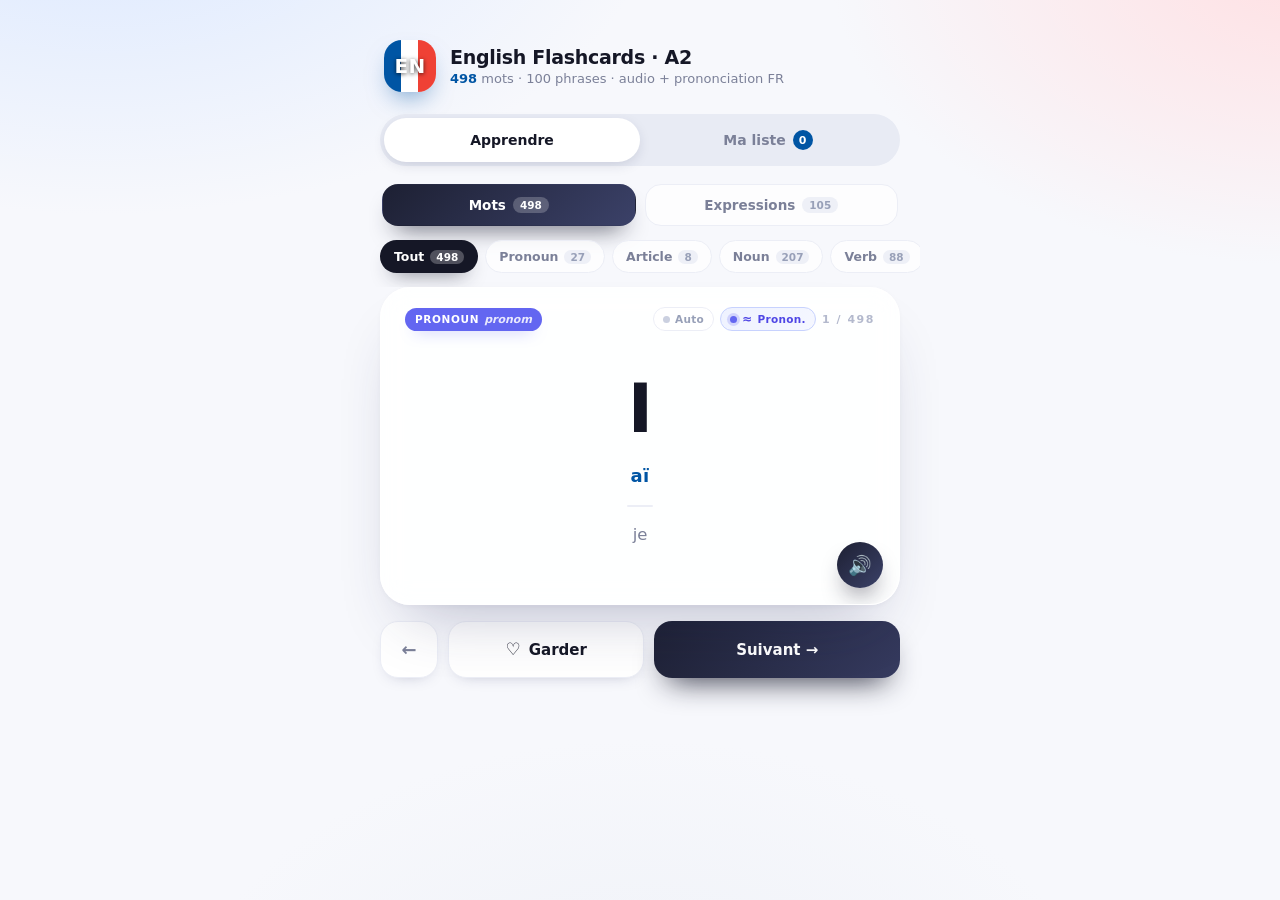
<file: English.html>
<!DOCTYPE html>
<html lang="fr">
<head>
<meta charset="utf-8">
<meta name="viewport" content="width=device-width, initial-scale=1">
<title>English Flashcards · A2 · Audio + Prononciation</title>
<style>
  :root{
    --ink:#151726;
    --muted:#7b8098;
    --accent:#0055a4;
    --line:#eceef6;
  }

  *{box-sizing:border-box;margin:0;padding:0}

  body{
    font-family:'Inter',-apple-system,BlinkMacSystemFont,'Segoe UI',system-ui,sans-serif;
    -webkit-font-smoothing:antialiased;
    color:var(--ink);
    min-height:100vh;
    display:flex;
    justify-content:center;
    padding:40px 20px 70px;
    background:
      radial-gradient(900px 520px at 8% -12%, #dbe8ff 0%, transparent 62%),
      radial-gradient(820px 520px at 102% -4%, #ffe0e3 0%, transparent 58%),
      radial-gradient(760px 520px at 50% 118%, #eef1f7 0%, transparent 62%),
      #f7f8fc;
    background-attachment:fixed;
  }

  .app{width:100%;max-width:520px}

  .brand{display:flex;align-items:center;gap:14px;margin-bottom:22px;padding-left:4px}
  .logo{
    width:52px;height:52px;border-radius:18px;flex:none;
    display:grid;place-items:center;
    font-size:20px;font-weight:800;color:#fff;letter-spacing:.02em;
    background:linear-gradient(90deg,#0055a4 0%,#0055a4 33%,#ffffff 33%,#ffffff 66%,#ef4135 66%,#ef4135 100%);
    box-shadow:0 12px 26px -10px rgba(0,85,164,.65);
    text-shadow:0 1px 4px rgba(0,0,0,.7);
  }
  h1{font-size:19px;font-weight:700;letter-spacing:-.015em}
  .subtitle{font-size:13px;color:var(--muted);margin-top:3px}
  .subtitle b{color:var(--accent);font-weight:700}

  .tabs{
    position:relative;display:grid;grid-template-columns:1fr 1fr;
    background:#e8ebf4;border-radius:999px;padding:4px;margin-bottom:18px;
    user-select:none;
  }
  .tab{
    position:relative;z-index:1;border:0;background:none;cursor:pointer;
    font:inherit;font-size:14px;font-weight:650;color:var(--muted);
    padding:12px 8px;border-radius:999px;
    display:flex;align-items:center;justify-content:center;gap:7px;
    transition:color .25s;
  }
  .tab.active{color:var(--ink)}
  .indicator{
    position:absolute;top:4px;left:4px;
    width:calc(50% - 4px);height:calc(100% - 8px);
    background:#fff;border-radius:999px;
    box-shadow:0 4px 14px -3px rgba(30,35,80,.18);
    transition:transform .35s cubic-bezier(.2,.8,.3,1);
  }
  .badge{
    min-width:20px;height:20px;padding:0 6px;border-radius:999px;
    background:var(--accent);color:#fff;font-size:11px;font-weight:700;
    display:inline-grid;place-items:center;
  }
  .badge.pop{animation:badgePop .45s ease}

  .panel{animation:popIn .45s cubic-bezier(.2,.8,.3,1) both}
  .hidden{display:none !important}

  .modeswitch{display:flex;gap:9px;margin-bottom:12px;padding:0 2px}
  .mode-chip{
    flex:1;border:1px solid var(--line);cursor:pointer;font:inherit;
    background:rgba(255,255,255,.72);
    border-radius:16px;padding:12px 8px;
    font-size:13.5px;font-weight:650;color:var(--muted);
    display:flex;align-items:center;justify-content:center;gap:7px;
    transition:all .25s;
  }
  .mode-chip .n{
    font-size:10.5px;font-weight:700;padding:2px 7px;border-radius:999px;
    background:#eef0f7;color:#98a0b8;transition:all .25s;
  }
  .mode-chip:hover{border-color:#dfe3f0}
  .mode-chip:active{transform:scale(.98)}
  .mode-chip.active{
    background:linear-gradient(135deg,#1d2033,#3b4168);
    color:#fff;border-color:transparent;
    box-shadow:0 14px 24px -14px rgba(29,32,51,.95);
  }
  .mode-chip.active .n{background:rgba(255,255,255,.22);color:#fff}

  .catbar{
    display:flex;gap:7px;overflow-x:auto;
    padding:2px 20px 14px;margin:0 -20px;
    scrollbar-width:none;-ms-overflow-style:none;
  }
  .catbar::-webkit-scrollbar{display:none}
  .cat{
    flex:none;border:1px solid var(--line);background:rgba(255,255,255,.72);
    border-radius:999px;padding:8px 13px;cursor:pointer;
    font:inherit;font-size:12.5px;font-weight:650;color:var(--muted);
    display:flex;align-items:center;gap:6px;white-space:nowrap;
    transition:all .22s;
  }
  .cat:hover{border-color:#dfe3f0;color:var(--ink)}
  .cat .catn{
    font-size:10.5px;font-weight:700;padding:1px 6px;border-radius:999px;
    background:#eef0f7;color:#98a0b8;transition:all .22s;
  }
  .cat.active{
    background:var(--cat,var(--ink));color:#fff;border-color:transparent;
    box-shadow:0 10px 20px -12px var(--cat,rgba(29,32,51,.9));
  }
  .cat.active .catn{background:rgba(255,255,255,.25);color:#fff}

  .card{
    position:relative;overflow:hidden;
    background:rgba(255,255,255,.88);
    backdrop-filter:blur(14px);
    -webkit-backdrop-filter:blur(14px);
    border:1px solid rgba(255,255,255,.95);
    border-radius:30px;
    padding:18px 24px 26px;
    box-shadow:0 34px 64px -28px rgba(35,40,90,.30), 0 2px 6px rgba(35,40,90,.04);
  }
  .card-top{
    display:flex;justify-content:space-between;align-items:center;
    gap:8px;margin-bottom:6px;min-height:26px;flex-wrap:wrap;
  }
  .posbadge{
    font-size:10.5px;font-weight:700;letter-spacing:.06em;text-transform:uppercase;
    padding:5px 10px;border-radius:999px;
    color:#fff;background:var(--cat,var(--muted));
    box-shadow:0 8px 16px -10px var(--cat,rgba(0,0,0,.4));
    white-space:nowrap;
  }
  .posbadge .fr{
    font-style:italic;font-weight:600;
    opacity:.85;margin-left:5px;letter-spacing:0;
    text-transform:none;font-size:11px;
  }
  .top-right{display:flex;align-items:center;gap:6px;flex:none}

  .auto-chip{
    border:1px solid var(--line);background:rgba(255,255,255,.72);
    border-radius:999px;padding:5px 9px;cursor:pointer;
    font:inherit;font-size:10.5px;font-weight:700;color:#98a0b8;
    letter-spacing:.03em;
    display:flex;align-items:center;gap:5px;
    transition:all .22s;
    white-space:nowrap;
  }
  .auto-chip:hover{border-color:#dfe3f0;color:var(--ink)}
  .auto-chip .dot{
    width:7px;height:7px;border-radius:50%;background:#cbd0e0;
    transition:background .22s,box-shadow .22s;
  }
  .auto-chip.on{
    background:linear-gradient(135deg,#e8fff4,#f0fff9);
    border-color:#b8f0d8;color:#059669;
  }
  .auto-chip.on .dot{
    background:#10b981;
    box-shadow:0 0 0 3px rgba(16,185,129,.22);
  }
  .auto-chip.pron.on{
    background:linear-gradient(135deg,#eef2ff,#f5f7ff);
    border-color:#c7d2fe;color:#4f46e5;
  }
  .auto-chip.pron.on .dot{
    background:#6366f1;
    box-shadow:0 0 0 3px rgba(99,102,241,.22);
  }
  .auto-chip.pron .sym{font-weight:800;font-size:12px;line-height:1}

  .counter{
    font-size:11px;font-weight:700;letter-spacing:.14em;
    text-transform:uppercase;color:#b3b9cd;
    white-space:nowrap;
  }

  .word{
    min-height:240px;
    display:flex;flex-direction:column;align-items:center;justify-content:center;
    text-align:center;padding:6px 0 4px;
  }
  .hanzi{
    font-weight:700;line-height:1.15;letter-spacing:-.01em;
    word-break:break-word;
    cursor:pointer;
    transition:transform .18s, color .18s;
    user-select:none;
    -webkit-tap-highlight-color:transparent;
  }
  .hanzi:hover{color:var(--accent);transform:scale(1.03)}
  .hanzi:active{transform:scale(.97)}
  .hanzi.size-l{font-size:clamp(48px,14vw,68px)}
  .hanzi.size-m{font-size:clamp(32px,9.5vw,46px)}
  .hanzi.size-s{font-size:clamp(20px,6vw,28px);line-height:1.35}

  .pinyin{
    margin-top:14px;
    font-size:clamp(14px,4.1vw,18px);font-weight:650;letter-spacing:.02em;
    color:var(--accent);word-break:break-word;line-height:1.45;
    transition:opacity .3s, transform .3s;
  }
  .pinyin.hide{display:none}

  .english{
    margin-top:16px;font-size:clamp(14px,4vw,16.5px);
    color:var(--muted);font-weight:500;line-height:1.5;
  }
  .english::before{
    content:"";display:block;width:26px;height:2px;border-radius:2px;
    background:var(--line);margin:0 auto 16px;
  }

  .speak-btn{
    position:absolute;bottom:16px;right:16px;
    width:46px;height:46px;border-radius:50%;
    border:0;cursor:pointer;color:#fff;font-size:19px;
    background:linear-gradient(135deg,#1d2033,#3b4168);
    display:grid;place-items:center;
    box-shadow:0 14px 26px -12px rgba(29,32,51,.95);
    transition:transform .15s, box-shadow .25s, background .25s;
    -webkit-tap-highlight-color:transparent;
  }
  .speak-btn:hover{transform:scale(1.06)}
  .speak-btn:active{transform:scale(.94)}
  .speak-btn.speaking{
    background:linear-gradient(135deg,#0055a4,#ef4135);
    animation:speakPulse 1s ease-in-out infinite;
  }
  @keyframes speakPulse{
    0%,100%{box-shadow:0 14px 26px -12px rgba(0,85,164,.95), 0 0 0 0 rgba(0,85,164,.55)}
    50%    {box-shadow:0 14px 26px -12px rgba(0,85,164,.95), 0 0 0 14px rgba(0,85,164,0)}
  }

  .actions{display:grid;grid-template-columns:58px 1fr 1.25fr;gap:10px;margin-top:16px}
  .btn{
    border:0;font:inherit;font-size:15px;font-weight:650;
    padding:17px 10px;border-radius:18px;cursor:pointer;
    display:flex;align-items:center;justify-content:center;gap:8px;
    transition:transform .15s, box-shadow .25s, background .25s, color .25s, border-color .25s;
  }
  .btn:active{transform:scale(.97)}
  .btn .ico{font-size:17px;line-height:1}
  .btn.primary{
    background:linear-gradient(135deg,#1d2033,#363b60);
    color:#fff;
    box-shadow:0 16px 30px -14px rgba(29,32,51,.95);
  }
  .btn.primary:hover{box-shadow:0 20px 34px -14px rgba(29,32,51,.95)}
  .btn.ghost{
    background:#fff;color:var(--ink);
    border:1.5px solid var(--line);
    box-shadow:0 6px 16px -10px rgba(35,40,90,.35);
  }
  .btn.ghost:hover{border-color:#dde1ee}
  .btn.ghost.saved{
    background:linear-gradient(135deg,#e8efff,#f0f5ff);
    border-color:#c7d9ff;color:var(--accent);
  }
  .btn.prev{
    background:#fff;border:1.5px solid var(--line);color:var(--muted);
    font-size:18px;padding:17px 0;
    box-shadow:0 6px 16px -10px rgba(35,40,90,.35);
  }
  .btn.prev:hover{color:var(--ink);border-color:#dde1ee}

  .saved-head{
    display:flex;align-items:baseline;justify-content:space-between;
    margin-bottom:12px;padding:0 6px;
  }
  .saved-head h2{font-size:15px;font-weight:700}
  .saved-head .meta{font-size:13px;color:var(--muted);font-weight:600}

  .filters{display:flex;gap:7px;margin-bottom:14px;padding:0 2px;flex-wrap:wrap}
  .filter{
    border:1px solid var(--line);background:rgba(255,255,255,.72);
    border-radius:999px;padding:8px 14px;cursor:pointer;
    font:inherit;font-size:12.5px;font-weight:650;color:var(--muted);
    transition:all .22s;
  }
  .filter:hover{border-color:#dfe3f0}
  .filter.active{
    background:var(--ink);color:#fff;border-color:transparent;
    box-shadow:0 10px 20px -12px rgba(29,32,51,.9);
  }

  .saved-list{display:flex;flex-direction:column;gap:10px}

  .saved-item{
    display:flex;align-items:center;gap:12px;cursor:pointer;
    background:rgba(255,255,255,.88);
    backdrop-filter:blur(10px);
    border:1px solid rgba(255,255,255,.95);
    border-radius:20px;padding:12px 14px;
    box-shadow:0 12px 26px -20px rgba(35,40,90,.75);
    animation:slideIn .4s cubic-bezier(.2,.8,.3,1) both;
    transition:transform .18s, box-shadow .25s;
  }
  .saved-item:hover{transform:translateY(-2px);box-shadow:0 18px 32px -20px rgba(35,40,90,.8)}
  .si-hanzi{
    font-weight:700;font-size:18px;line-height:1.25;
    min-width:58px;max-width:110px;text-align:center;
  }
  .si-hanzi.long{font-size:12.5px;max-width:118px}
  .si-info{flex:1;min-width:0}
  .si-line{display:flex;align-items:center;gap:6px;margin-bottom:3px;min-width:0}
  .si-cat{
    font-size:9.5px;font-weight:700;letter-spacing:.05em;text-transform:uppercase;
    padding:2px 7px;border-radius:6px;color:#fff;background:var(--cat,var(--muted));
    white-space:nowrap;flex:none;
  }
  .si-pinyin{
    font-size:12px;font-weight:700;color:var(--accent);letter-spacing:.02em;
    white-space:nowrap;overflow:hidden;text-overflow:ellipsis;
  }
  .si-english{
    font-size:13px;color:var(--muted);
    white-space:nowrap;overflow:hidden;text-overflow:ellipsis;
  }
  .si-speak{
    flex:none;width:32px;height:32px;border:0;border-radius:12px;cursor:pointer;
    background:#f2f4fa;color:#6b7290;font-size:14px;
    display:grid;place-items:center;
    transition:background .2s,color .2s,transform .15s;
  }
  .si-speak:hover{background:#e8ebff;color:#3b4168}
  .si-speak:active{transform:scale(.9)}
  .si-speak.speaking{background:#e8efff;color:var(--accent)}
  .remove{
    flex:none;width:32px;height:32px;border:0;border-radius:12px;cursor:pointer;
    background:#f2f4fa;color:#9aa0b8;font-size:13px;
    display:grid;place-items:center;
    transition:background .2s,color .2s,transform .15s;
  }
  .remove:hover{background:#ffe8e8;color:#ef4135}
  .remove:active{transform:scale(.9)}

  .clear-btn{
    margin-top:6px;border:0;background:transparent;cursor:pointer;
    font:inherit;font-size:13px;font-weight:650;color:#9aa0b8;
    padding:14px;border-radius:16px;
    transition:background .2s,color .2s;
  }
  .clear-btn:hover{background:#ffe8e8;color:#ef4135}

  .empty{text-align:center;padding:54px 20px;color:var(--muted)}
  .empty .icon{font-size:42px;margin-bottom:14px}
  .empty p{font-size:15px;font-weight:700;color:var(--ink);margin-bottom:7px}
  .empty span{font-size:13.5px;line-height:1.55;display:block;max-width:260px;margin:0 auto}

  @keyframes popIn{
    from{opacity:0;transform:translateY(16px) scale(.97)}
    to{opacity:1;transform:none}
  }
  @keyframes slideIn{
    from{opacity:0;transform:translateY(12px)}
    to{opacity:1;transform:none}
  }
  @keyframes badgePop{
    0%{transform:scale(1)}
    45%{transform:scale(1.4)}
    100%{transform:scale(1)}
  }

  .audio-warn{
    display:none;margin-top:12px;padding:11px 14px;border-radius:14px;
    background:#fff7ed;border:1px solid #fed7aa;
    font-size:12px;color:#9a3412;line-height:1.5;
  }
  .audio-warn.show{display:block}

  @media (max-width:400px){
    body{padding:26px 14px 50px}
    .card{padding:16px 18px 22px;border-radius:26px}
    .word{min-height:210px}
    .actions{grid-template-columns:52px 1fr 1.2fr;gap:8px}
    .btn{font-size:14px;padding:16px 8px}
    .speak-btn{width:42px;height:42px;font-size:17px;bottom:14px;right:14px}
    .auto-chip{padding:4px 7px;font-size:10px}
  }
</style>
</head>
<body>

<div class="app">
  <header class="brand">
    <div class="logo">EN</div>
    <div>
      <h1>English Flashcards · A2</h1>
      <p class="subtitle"><b id="totalCount">0</b> mots · 100 phrases · audio + prononciation FR</p>
    </div>
  </header>

  <nav class="tabs">
    <span class="indicator" id="indicator"></span>
    <button class="tab active" data-tab="learn">Apprendre</button>
    <button class="tab" data-tab="saved">Ma liste <span class="badge" id="badge">0</span></button>
  </nav>

  <section class="panel" id="panel-learn">

    <div class="modeswitch">
      <button class="mode-chip active" data-mode="words">
        Mots <span class="n" id="nWords">0</span>
      </button>
      <button class="mode-chip" data-mode="expressions">
        Expressions <span class="n" id="nExpr">0</span>
      </button>
    </div>

    <div class="catbar" id="catbar"></div>

    <div class="card" id="card">
      <div class="card-top">
        <span class="posbadge" id="posbadge"></span>
        <div class="top-right">
          <button class="auto-chip" id="autoChip" title="Lecture automatique">
            <span class="dot"></span>Auto
          </button>
          <button class="auto-chip pron" id="pronChip" title="Afficher la prononciation">
            <span class="dot"></span><span class="sym">≈</span>Pronon.
          </button>
          <span class="counter" id="counter">1 / 1</span>
        </div>
      </div>
      <div class="word" id="word">
        <div class="hanzi size-l" id="hanzi" title="Cliquer pour écouter">hello</div>
        <div class="pinyin" id="pinyin">hè-LÔ</div>
        <div class="english" id="english">bonjour</div>
      </div>
      <button class="speak-btn" id="speakBtn" title="Écouter (Espace)">🔊</button>
    </div>

    <div class="audio-warn" id="audioWarn">
      ⚠️ Aucune voix anglaise détectée. Installez une voix anglaise dans les paramètres de synthèse vocale de votre téléphone, puis rechargez la page.
    </div>

    <div class="actions">
      <button class="btn prev" id="prevBtn" title="Précédent (←)">←</button>
      <button class="btn ghost" id="saveBtn" title="Sauvegarder (S)">
        <span class="ico">♡</span>Garder
      </button>
      <button class="btn primary" id="nextBtn" title="Suivant (→)">Suivant →</button>
    </div>
  </section>

  <section class="panel hidden" id="panel-saved">
    <div class="saved-head">
      <h2>Ma liste</h2>
      <span class="meta" id="savedMeta">0 sauvegardés</span>
    </div>

    <div class="filters" id="filters">
      <button class="filter active" data-filter="all">Tout</button>
      <button class="filter" data-filter="words">Mots</button>
      <button class="filter" data-filter="expressions">Expressions</button>
    </div>

    <div class="saved-list" id="savedList"></div>
  </section>
</div>

<script>
/* =====================================================================
   CATEGORY META
   ===================================================================== */

const CATS = {
  pronoun:     { label:'Pronoun',      fr:'pronom',       color:'#6366f1' },
  article:     { label:'Article',      fr:'article',      color:'#8b5cf6' },
  noun:        { label:'Noun',         fr:'nom',          color:'#0ea5e9' },
  verb:        { label:'Verb',         fr:'verbe',        color:'#ef4444' },
  adjective:   { label:'Adjective',    fr:'adjectif',     color:'#f97316' },
  adverb:      { label:'Adverb',       fr:'adverbe',      color:'#eab308' },
  preposition: { label:'Preposition',  fr:'préposition',  color:'#22c55e' },
  conjunction: { label:'Conjunction',  fr:'conjonction',  color:'#14b8a6' },
  number:      { label:'Number',       fr:'nombre',       color:'#a855f7' },
  time:        { label:'Time word',    fr:'temps',        color:'#ec4899' },
  question:    { label:'Question word',fr:'interrogatif', color:'#f43f5e' },
  particle:    { label:'Particle',     fr:'particule',    color:'#94a3b8' },

  greeting:    { label:'Greeting',     fr:'salutations',  color:'#10b981' },
  intro:       { label:'Introduce',    fr:'se présenter', color:'#3b82f6' },
  language:    { label:'Language',     fr:'langue',       color:'#6366f1' },
  daily:       { label:'Daily life',   fr:'quotidien',    color:'#f59e0b' },
  shopping:    { label:'Shopping',     fr:'achats',       color:'#ec4899' },
  directions:  { label:'Directions',   fr:'directions',   color:'#14b8a6' },
  social:      { label:'Social',       fr:'social',       color:'#8b5cf6' },
  feelings:    { label:'Feelings',     fr:'sentiments',   color:'#f43f5e' },
  weather:     { label:'Weather',      fr:'météo',        color:'#0ea5e9' },
  wishes:      { label:'Wishes',       fr:'vœux',         color:'#d946ef' }
};

const CAT_ORDER = [
  'pronoun','article','noun','verb','adjective','adverb',
  'preposition','conjunction','number','time','question','particle',
  'greeting','intro','language','daily','shopping','directions','social','feelings','weather','wishes'
];

/* =====================================================================
   WORD DATA  [ english, prononciation FR, français ]
   ===================================================================== */

const RAW_WORDS = {

  pronoun: [
    ['I','aï','je'],
    ['you','you','tu, vous'],
    ['he','hi','il'],
    ['she','shi','elle'],
    ['it','it','il, elle (chose)'],
    ['we','wi','nous'],
    ['they','zéï','ils, elles'],
    ['me','mi','moi'],
    ['him','him','lui'],
    ['her','heur','elle'],
    ['us','euss','nous'],
    ['them','zèm','eux'],
    ['this','ziss','ceci'],
    ['that','zatt','cela'],
    ['mine','maïn','le mien'],
    ['yours','yôrz','le tien'],
    ['his','hiz','le sien'],
    ['hers','heurzz','le sien (à elle)'],
    ['ours','aourz','le nôtre'],
    ['theirs','zèrz','le leur'],
    ['myself','maï-SÈLF','moi-même'],
    ['someone','SEUM-wane','quelqu\'un'],
    ['nobody','NÔ-beu-di','personne'],
    ['something','SEUM-sing','quelque chose'],
    ['nothing','NEU-sing','rien'],
    ['everyone','ÈV-ri-wane','tout le monde'],
    ['everything','ÈV-ri-sing','tout']
  ],

  article: [
    ['the','zeu (devant consonne), zi (devant voyelle)','le, la, les'],
    ['a','eu','un, une'],
    ['an','ann','un, une (devant voyelle)'],
    ['some','seum','du, de la, des'],
    ['any','È-ni','quelque'],
    ['no','nô','aucun'],
    ['each','itch','chaque'],
    ['every','ÈV-ri','chaque, tout']
  ],

  noun: [
    // famille & gens
    ['father','FÂ-zeur','père'],
    ['mother','MEU-zeur','mère'],
    ['dad','dadd','papa'],
    ['mom','mom','maman'],
    ['brother','BREU-zeur','frère'],
    ['sister','SISS-teur','sœur'],
    ['son','seun','fils'],
    ['daughter','DÔ-teur','fille'],
    ['grandfather','GRANN-fâ-zeur','grand-père'],
    ['grandmother','GRANN-meu-zeur','grand-mère'],
    ['uncle','EUN-keul','oncle'],
    ['aunt','ânt','tante'],
    ['cousin','KEU-zeun','cousin'],
    ['husband','HEUSS-beund','mari'],
    ['wife','waïf','épouse'],
    ['child','tchaïld','enfant'],
    ['boy','boï','garçon'],
    ['girl','gueurl','fille'],
    ['man','mann','homme'],
    ['woman','WOU-meun','femme'],
    ['person','PEUR-seun','personne'],
    ['friend','frènd','ami'],
    ['family','FÂ-mi-li','famille'],
    ['name','néïm','nom'],
    ['teacher','TI-tcheur','professeur'],
    ['student','STIOU-deunt','étudiant'],
    ['doctor','DOK-teur','médecin'],

    // nourriture
    ['water','WÔ-teur','eau'],
    ['bread','brèd','pain'],
    ['coffee','KÔ-fi','café'],
    ['tea','ti','thé'],
    ['rice','raïss','riz'],
    ['meat','mit','viande'],
    ['fish','fich','poisson'],
    ['chicken','TCHI-keun','poulet'],
    ['egg','ègg','œuf'],
    ['cheese','tchizz','fromage'],
    ['milk','milk','lait'],
    ['butter','BEU-teur','beurre'],
    ['salt','sôlt','sel'],
    ['pepper','PÈ-peur','poivre'],
    ['sugar','CHOU-gueur','sucre'],
    ['fruit','frout','fruit'],
    ['apple','Â-peul','pomme'],
    ['banana','beu-NA-neu','banane'],
    ['orange','O-rendj','orange'],
    ['grape','grèïp','raisin'],
    ['lemon','LÈ-meun','citron'],
    ['tomato','teu-MÂ-tô','tomate'],
    ['potato','peu-TÈÏ-tô','pomme de terre'],
    ['salad','SÂ-leud','salade'],
    ['vegetable','VÈD-je-teu-beul','légume'],
    ['wine','waïn','vin'],
    ['beer','biïr','bière'],
    ['breakfast','BRÈK-feust','petit-déjeuner'],
    ['lunch','leunntch','déjeuner'],
    ['dinner','DI-neur','dîner'],
    ['restaurant','RÈS-teu-rânt','restaurant'],
    ['menu','MÈ-niou','menu'],
    ['bill','bil','addition'],
    ['ice cream','AÏSS krim','glace'],
    ['chocolate','TCHO-keu-leut','chocolat'],
    ['cake','kèïk','gâteau'],

    // animaux
    ['dog','dog','chien'],
    ['cat','katt','chat'],
    ['bird','beurd','oiseau'],
    ['horse','horss','cheval'],
    ['cow','kaou','vache'],
    ['sheep','chip','mouton'],
    ['pig','pigg','cochon'],
    ['mouse','maouss','souris'],
    ['rabbit','RÂ-bitt','lapin'],
    ['lion','LAÏ-eun','lion'],
    ['tiger','TAÏ-gueur','tigre'],
    ['elephant','È-leu-feunt','éléphant'],
    ['monkey','MEUN-ki','singe'],

    // lieux
    ['house','haouss','maison'],
    ['school','skoul','école'],
    ['university','YOU-ni-VEUR-si-ti','université'],
    ['hospital','HOS-pi-teul','hôpital'],
    ['shop','chop','magasin'],
    ['office','O-fiss','bureau'],
    ['bank','bannk','banque'],
    ['airport','ÈR-port','aéroport'],
    ['station','STÈÏ-cheun','gare'],
    ['park','park','parc'],
    ['library','LAÏ-breu-ri','bibliothèque'],
    ['museum','miou-ZI-eum','musée'],
    ['church','tcheurtch','église'],
    ['street','strit','rue'],
    ['city','SI-ti','ville'],
    ['village','VI-lidj','village'],
    ['sea','si','mer'],
    ['mountain','MAOUN-teun','montagne'],
    ['river','RI-veur','rivière'],
    ['lake','lèïk','lac'],
    ['beach','bitch','plage'],
    ['hotel','hô-TÈL','hôtel'],
    ['supermarket','SIOU-peur-mar-kit','supermarché'],
    ['market','MAR-kit','marché'],
    ['bathroom','BÂSS-roum','salle de bains'],
    ['kitchen','KI-tcheun','cuisine'],
    ['room','roum','chambre'],

    // objets
    ['book','bouk','livre'],
    ['pen','pèn','stylo'],
    ['pencil','PÈN-seul','crayon'],
    ['paper','PÈÏ-peur','papier'],
    ['table','TÈÏ-beul','table'],
    ['chair','tchèr','chaise'],
    ['bed','bèd','lit'],
    ['door','dor','porte'],
    ['window','WIN-dô','fenêtre'],
    ['telephone','TÈ-leu-fône','téléphone'],
    ['computer','keum-PIOU-teur','ordinateur'],
    ['television','TÈ-leu-vi-jeun','télévision'],
    ['car','kar','voiture'],
    ['bicycle','BAÏ-si-keul','vélo'],
    ['train','trèïn','train'],
    ['plane','plèïn','avion'],
    ['bus','beuss','bus'],
    ['clothes','klôz','vêtements'],
    ['shirt','cheurt','chemise'],
    ['trousers','TRAOU-zeurz','pantalon'],
    ['skirt','skeurt','jupe'],
    ['shoes','chouz','chaussures'],
    ['hat','hatt','chapeau'],
    ['bag','bagg','sac'],
    ['suitcase','SOUT-kèïss','valise'],
    ['money','MEU-ni','argent'],
    ['wallet','WÔ-litt','portefeuille'],
    ['key','ki','clé'],
    ['umbrella','eum-BRÈ-leu','parapluie'],
    ['glasses','GLÂ-sizz','lunettes'],
    ['watch','wotch','montre'],
    ['gift','gift','cadeau'],
    ['glass','glâss','verre'],
    ['plate','plèït','assiette'],
    ['cup','keup','tasse'],
    ['fork','fork','fourchette'],
    ['knife','naïf','couteau'],
    ['spoon','spoun','cuillère'],
    ['bottle','BO-teul','bouteille'],
    ['box','bokss','boîte'],

    // corps
    ['head','hèd','tête'],
    ['eye','aï','œil'],
    ['nose','nôz','nez'],
    ['mouth','maouss','bouche'],
    ['ear','iïr','oreille'],
    ['hand','hannd','main'],
    ['foot','fout','pied'],
    ['heart','hart','cœur'],
    ['body','BO-di','corps'],
    ['hair','hèr','cheveux'],
    ['face','fèïss','visage'],
    ['leg','lègg','jambe'],
    ['arm','arm','bras'],
    ['tooth','touss','dent'],
    ['stomach','STEUM-meuk','estomac'],
    ['back','bakk','dos'],
    ['neck','nèkk','cou'],
    ['finger','FIN-gueur','doigt'],

    // nature
    ['sun','seun','soleil'],
    ['moon','moun','lune'],
    ['star','star','étoile'],
    ['sky','skaï','ciel'],
    ['wind','winnd','vent'],
    ['rain','rèïn','pluie'],
    ['snow','snô','neige'],
    ['cloud','klaoud','nuage'],
    ['tree','tri','arbre'],
    ['flower','FLAOU-eur','fleur'],
    ['grass','grâss','herbe'],
    ['fire','faïeur','feu'],
    ['earth','eurss','terre'],
    ['air','èr','air'],
    ['weather','WÈ-zeur','temps (météo)'],
    ['nature','NÈÏ-tcheur','nature'],

    // abstrait
    ['work','weurk','travail'],
    ['problem','PRO-bleum','problème'],
    ['thing','sing','chose'],
    ['meaning','MI-ning','signification'],
    ['way','wèï','façon'],
    ['method','MÈ-zeud','méthode'],
    ['language','LANN-gwidj','langue'],
    ['English','INN-glich','anglais'],
    ['French','frèntch','français'],
    ['history','HISS-teu-ri','histoire'],
    ['music','MIOU-zik','musique'],
    ['movie','MOU-vi','film'],
    ['song','sonng','chanson'],
    ['hobby','HO-bi','passe-temps'],
    ['habit','HÂ-bitt','habitude'],
    ['opportunity','O-peur-TIOU-ni-ti','occasion'],
    ['world','weurld','monde'],
    ['life','laïf','vie'],
    ['culture','KEUL-tcheur','culture'],
    ['color','KEU-leur','couleur'],
    ['love','leuv','amour'],
    ['friendship','FRÈND-chip','amitié'],
    ['health','hèlss','santé'],
    ['peace','piss','paix'],
    ['war','wor','guerre'],
    ['truth','trouss','vérité'],
    ['lie','laï','mensonge'],
    ['idea','aï-DI-eu','idée'],
    ['question','KWÈSS-tcheun','question'],
    ['answer','ANN-seur','réponse']
  ],

  verb: [
    ['be','bi','être'],
    ['have','hav','avoir'],
    ['do','dou','faire'],
    ['say','sèï','dire'],
    ['go','gô','aller'],
    ['come','keum','venir'],
    ['walk','wôk','marcher'],
    ['run','reun','courir'],
    ['fly','flaï','voler'],
    ['leave','liv','partir'],
    ['enter','ÈN-teur','entrer'],
    ['arrive','eu-RAÏV','arriver'],
    ['return','ri-TEURNN','revenir'],
    ['pass','pâss','passer'],
    ['turn','teurnn','tourner'],
    ['eat','it','manger'],
    ['drink','drinnk','boire'],
    ['sleep','slip','dormir'],
    ['wake up','wèïk eup','se réveiller'],
    ['get up','guèt eup','se lever'],
    ['wash','woch','laver'],
    ['cook','kouk','cuisiner'],
    ['clean','klin','nettoyer'],
    ['buy','baï','acheter'],
    ['sell','sèl','vendre'],
    ['use','youz','utiliser'],
    ['speak','spik','parler'],
    ['listen','LI-seun','écouter'],
    ['look','louk','regarder'],
    ['see','si','voir'],
    ['read','rid','lire'],
    ['write','raït','écrire'],
    ['sing','sinng','chanter'],
    ['ask','âsk','demander'],
    ['answer','ANN-seur','répondre'],
    ['call','kôl','appeler'],
    ['tell','tèl','raconter'],
    ['like','laïk','aimer bien'],
    ['love','leuv','aimer'],
    ['hate','hèït','détester'],
    ['know','nô','savoir, connaître'],
    ['understand','EUN-deur-STANND','comprendre'],
    ['remember','ri-MÈM-beur','se souvenir'],
    ['forget','feur-GUÈT','oublier'],
    ['think','sinnk','penser'],
    ['believe','bi-LIV','croire'],
    ['hope','hôp','espérer'],
    ['prepare','pri-PÈR','préparer'],
    ['decide','di-SAÏD','décider'],
    ['worry','WEU-ri','s\'inquiéter'],
    ['feel','fil','sentir'],
    ['seem','sim','sembler'],
    ['learn','leurNN','apprendre'],
    ['study','STEUD-di','étudier'],
    ['teach','titch','enseigner'],
    ['work','weurk','travailler'],
    ['help','hèlp','aider'],
    ['begin','bi-GUINN','commencer'],
    ['finish','FI-nich','finir'],
    ['wait','wèït','attendre'],
    ['look for','louk for','chercher'],
    ['find','faïnnd','trouver'],
    ['try','traï','essayer'],
    ['play','plèï','jouer'],
    ['travel','TRÂ-veul','voyager'],
    ['swim','swimm','nager'],
    ['dance','dânss','danser'],
    ['laugh','lâf','rire'],
    ['cry','kraï','pleurer'],
    ['rest','rèst','se reposer'],
    ['open','Ô-peun','ouvrir'],
    ['close','klôz','fermer'],
    ['take','tèïk','prendre'],
    ['put','pout','mettre'],
    ['send','sènnd','envoyer'],
    ['receive','ri-SIV','recevoir'],
    ['lend','lènnd','prêter'],
    ['change','tchèïnndj','changer'],
    ['repair','ri-PÈR','réparer'],
    ['meet','mit','rencontrer'],
    ['give','guiv','donner'],
    ['hold','hôld','tenir'],
    ['choose','tchouz','choisir'],
    ['follow','FO-lô','suivre'],
    ['win','winn','gagner'],
    ['lose','louz','perdre'],
    ['break','brèïk','casser'],
    ['bring','brinng','apporter'],
    ['pay','pèï','payer'],
    ['cost','kost','coûter'],
    ['serve','seurv','servir']
  ],

  adjective: [
    ['good','goud','bon'],
    ['bad','badd','mauvais'],
    ['big','bigg','grand'],
    ['small','smôl','petit'],
    ['tall','tôl','grand (taille)'],
    ['short','chort','court, petit'],
    ['long','lonng','long'],
    ['new','niou','nouveau'],
    ['old','ôld','vieux'],
    ['young','yeunng','jeune'],
    ['fast','fâst','rapide'],
    ['slow','slô','lent'],
    ['hot','hott','chaud'],
    ['cold','kôld','froid'],
    ['warm','worm','tiède'],
    ['cool','koul','frais'],
    ['expensive','èks-PÈN-siv','cher'],
    ['cheap','tchip','bon marché'],
    ['easy','I-zi','facile'],
    ['difficult','DI-fi-keult','difficile'],
    ['right','raït','correct'],
    ['wrong','ronng','faux'],
    ['true','trou','vrai'],
    ['false','fâlss','faux'],
    ['early','EUR-li','tôt'],
    ['late','lèït','tard'],
    ['far','far','loin'],
    ['near','niïr','proche'],
    ['light','laït','clair'],
    ['dark','dark','sombre'],
    ['deep','dip','profond'],
    ['thin','sinn','mince'],
    ['wide','waïd','large'],
    ['narrow','NÈ-rô','étroit'],
    ['fat','fatt','gros'],
    ['healthy','HÈL-si','sain'],
    ['sick','sikk','malade'],
    ['happy','HÂ-pi','heureux'],
    ['sad','sadd','triste'],
    ['tired','TAÏ-eurd','fatigué'],
    ['busy','BI-zi','occupé'],
    ['free','fri','libre'],
    ['clean','klin','propre'],
    ['dirty','DEUR-ti','sale'],
    ['noisy','NOÏ-zi','bruyant'],
    ['quiet','KWAÏ-eut','silencieux'],
    ['full','foul','plein'],
    ['empty','ÈMP-ti','vide'],
    ['safe','sèïf','sûr'],
    ['dangerous','DÈÏN-djeu-reuss','dangereux'],
    ['interesting','INN-treu-stinng','intéressant'],
    ['boring','BO-rinng','ennuyeux'],
    ['important','im-POR-teunt','important'],
    ['simple','SIM-peul','simple'],
    ['complicated','KOM-pli-kèï-tid','compliqué'],
    ['strange','strèïnndj','étrange'],
    ['special','SPÈ-cheul','spécial'],
    ['intelligent','in-TÈ-li-djeunt','intelligent'],
    ['lazy','LÈÏ-zi','paresseux'],
    ['brave','brèïv','courageux'],
    ['nervous','NEUR-veuss','nerveux'],
    ['kind','kaïnnd','gentil'],
    ['nice','naïss','sympathique'],
    ['rich','ritch','riche'],
    ['poor','pour','pauvre'],
    ['strong','stronng','fort'],
    ['weak','wik','faible'],
    ['sweet','swit','sucré'],
    ['salty','SÔL-ti','salé'],
    ['ready','RÈ-di','prêt'],
    ['crazy','KRÈÏ-zi','fou']
  ],

  adverb: [
    ['very','VÈ-ri','très'],
    ['too','tou','trop'],
    ['really','RI-li','vraiment'],
    ['more','mor','plus'],
    ['less','lèss','moins'],
    ['also','ÔL-sô','aussi'],
    ['only','ÔN-li','seulement'],
    ['already','ôl-RÈ-di','déjà'],
    ['still','stil','encore'],
    ['often','O-feun','souvent'],
    ['always','ÔL-wèïz','toujours'],
    ['never','NÈ-veur','jamais'],
    ['together','teu-GUÈ-zeur','ensemble'],
    ['probably','PRO-beu-bli','probablement'],
    ['maybe','MÈÏ-bi','peut-être'],
    ['almost','ÔL-môst','presque'],
    ['not','nott','pas'],
    ['now','naou','maintenant'],
    ['here','hiïr','ici'],
    ['there','zèr','là'],
    ['well','wèl','bien'],
    ['badly','BÂD-li','mal']
  ],

  preposition: [
    ['of','euv','de'],
    ['to','tou','à'],
    ['in','inn','dans'],
    ['with','wizz','avec'],
    ['on','onn','sur'],
    ['for','for','pour'],
    ['between','bi-TWIN','entre'],
    ['against','eu-GUÈNST','contre'],
    ['without','wi-ZAOUT','sans'],
    ['under','EUN-deur','sous'],
    ['over','Ô-veur','au-dessus'],
    ['before','bi-FOR','avant'],
    ['behind','bi-HAÏNND','derrière'],
    ['during','DIOU-rinng','pendant'],
    ['from','freum','de']
  ],

  conjunction: [
    ['and','annd','et'],
    ['or','or','ou'],
    ['but','beut','mais'],
    ['because','bi-KÔZ','parce que'],
    ['if','if','si'],
    ['when','wèn','quand'],
    ['while','waïl','pendant que'],
    ['so','sô','donc'],
    ['although','ôl-ZÔ','bien que'],
    ['that','zatt','que']
  ],

  number: [
    ['zero','ZI-rô','zéro'],
    ['one','weun','un'],
    ['two','tou','deux'],
    ['three','sri','trois'],
    ['four','for','quatre'],
    ['five','faïv','cinq'],
    ['six','sikss','six'],
    ['seven','SÈ-veun','sept'],
    ['eight','èït','huit'],
    ['nine','naïn','neuf'],
    ['ten','tèn','dix'],
    ['eleven','i-LÈ-veun','onze'],
    ['twelve','twèlv','douze'],
    ['twenty','TWÈN-ti','vingt'],
    ['hundred','HEUN-dreud','cent'],
    ['thousand','TAOU-zeund','mille'],
    ['first','feurst','premier'],
    ['second','SÈ-keund','deuxième']
  ],

  time: [
    ['today','teu-DÈÏ','aujourd\'hui'],
    ['tomorrow','teu-MO-rô','demain'],
    ['yesterday','YÈS-teur-dèï','hier'],
    ['now','naou','maintenant'],
    ['morning','MOR-ninng','matin'],
    ['afternoon','ÂF-teur-noun','après-midi'],
    ['evening','IV-ninng','soir'],
    ['night','naït','nuit'],
    ['noon','noun','midi'],
    ['year','yiïr','année'],
    ['month','meunsse','mois'],
    ['week','wik','semaine'],
    ['day','dèï','jour'],
    ['Monday','MEUN-dèï','lundi'],
    ['Tuesday','TIOUZ-dèï','mardi'],
    ['Wednesday','WÈNZ-dèï','mercredi'],
    ['Thursday','TEURZ-dèï','jeudi'],
    ['Friday','FRAÏ-dèï','vendredi'],
    ['Saturday','SÂ-teur-dèï','samedi'],
    ['Sunday','SEUN-dèï','dimanche'],
    ['weekend','wik-ÈND','week-end'],
    ['hour','AOU-eur','heure'],
    ['minute','MI-nitt','minute'],
    ['soon','soun','bientôt']
  ],

  question: [
    ['who','hou','qui'],
    ['what','wott','quoi'],
    ['where','wèr','où'],
    ['when','wèn','quand'],
    ['how','haou','comment'],
    ['why','waï','pourquoi'],
    ['how much','haou meutch','combien'],
    ['which','wittch','quel'],
    ['how many','haou MÈ-ni','combien']
  ],

  particle: [
    ['yes','yèss','oui'],
    ['no','nô','non'],
    ['okay','ô-KÈÏ','d\'accord'],
    ['well','wèl','eh bien'],
    ['hey','hèï','hé']
  ]
};

/* =====================================================================
   EXPRESSION DATA  [ english, prononciation FR, français ]
   ===================================================================== */

const RAW_EXPR = {

  greeting: [
    ['Hello!','hè-LÔ','Bonjour !'],
    ['Good morning!','goud MOR-ninng','Bonjour ! (le matin)'],
    ['Good afternoon!','goud ÂF-teur-noun','Bon après-midi !'],
    ['Good evening!','goud IV-ninng','Bonsoir !'],
    ['Good night!','goud naït','Bonne nuit !'],
    ['How are you?','haou ar you','Comment allez-vous ?'],
    ['I am fine, thank you.','aï am faïn, sènk you','Je vais bien, merci.'],
    ['Nice to meet you.','naïss tou mit you','Enchanté.'],
    ['Goodbye!','goud-BAÏ','Au revoir !'],
    ['See you later!','si you LÈÏ-teur','À plus tard !'],
    ['See you tomorrow!','si you teu-MO-rô','À demain !'],
    ['Have a nice day!','hav eu naïss dèï','Bonne journée !'],
    ['Welcome!','WÈL-keum','Bienvenue !'],
    ['Excuse me.','èks-KIOUZ mi','Excusez-moi.'],
    ['I am sorry.','aï am SO-ri','Je suis désolé.']
  ],

  intro: [
    ['What is your name?','wott iz yor nèïm','Comment vous appelez-vous ?'],
    ['My name is Marc.','maï nèïm iz Mark','Je m\'appelle Marc.'],
    ['Where are you from?','wèr ar you freum','D\'où venez-vous ?'],
    ['I am from France.','aï am freum Frânss','Je viens de France.'],
    ['How old are you?','haou ôld ar you','Quel âge avez-vous ?'],
    ['I am twenty-five.','aï am TWÈN-ti-faïv','J\'ai vingt-cinq ans.'],
    ['What do you do?','wott dou you dou','Que faites-vous comme travail ?'],
    ['I am a teacher.','aï am eu TI-tcheur','Je suis professeur.'],
    ['Where do you live?','wèr dou you liv','Où habitez-vous ?'],
    ['I live in Paris.','aï liv inn PÂ-riss','J\'habite à Paris.'],
    ['Pleased to meet you.','plizd tou mit you','Enchanté de vous rencontrer.'],
    ['Likewise.','LAÏK-waïz','De même.'],
    ['Do you speak English?','dou you spik INN-glich','Parlez-vous anglais ?'],
    ['I do not understand.','aï dou not EUN-deur-STANND','Je ne comprends pas.'],
    ['Can you repeat?','kann you ri-PIT','Pouvez-vous répéter ?']
  ],

  language: [
    ['Do you speak French?','dou you spik frèntch','Parlez-vous français ?'],
    ['I speak a little English.','aï spik eu LI-teul INN-glich','Je parle un peu anglais.'],
    ['How do you say...?','haou dou you sèï','Comment dit-on... ?'],
    ['What does that mean?','wott daz zatt min','Qu\'est-ce que ça veut dire ?'],
    ['I understand.','aï EUN-deur-STANND','Je comprends.'],
    ['I do not understand.','aï dou not EUN-deur-STANND','Je ne comprends pas.'],
    ['Please speak more slowly.','pliz spik mor SLÔ-li','Parlez plus lentement, s\'il vous plaît.'],
    ['I am learning English.','aï am LEUR-ninng INN-glich','J\'apprends l\'anglais.'],
    ['English is difficult.','INN-glich iz DI-fi-keult','L\'anglais est difficile.']
  ],

  daily: [
    ['I am hungry.','aï am HEUN-gri','J\'ai faim.'],
    ['I am thirsty.','aï am THEURS-ti','J\'ai soif.'],
    ['What time is it?','wott taïm iz it','Quelle heure est-il ?'],
    ['It is three o\'clock.','it iz sri eu-KLOK','Il est trois heures.'],
    ['I am late.','aï am lèït','Je suis en retard.'],
    ['I am coming.','aï am KEUM-minng','J\'arrive.'],
    ['Wait a moment.','wèït eu MÔ-meunt','Attendez un instant.'],
    ['What day is it?','wott dèï iz it','Quel jour sommes-nous ?'],
    ['Today is Monday.','teu-DÈÏ iz MEUN-dèï','Aujourd\'hui, c\'est lundi.'],
    ['Are you free this weekend?','ar you fri ziss wik-ÈND','Êtes-vous libre ce week-end ?'],
    ['I am free.','aï am fri','Je suis libre.'],
    ['I am not free.','aï am not fri','Je ne suis pas libre.'],
    ['Let us eat.','lèts it','Allons manger.'],
    ['It is delicious.','it iz di-LI-cheuss','C\'est délicieux.'],
    ['I am full.','aï am foul','Je suis rassasié.']
  ],

  shopping: [
    ['How much is it?','haou meutch iz it','Combien ça coûte ?'],
    ['It is too expensive.','it iz tou èks-PÈN-siv','C\'est trop cher.'],
    ['Can you give me a discount?','kann you guiv mi eu DISS-kaount','Pouvez-vous me faire une réduction ?'],
    ['I would like this one.','aï woud laïk ziss weun','Je voudrais celui-ci.'],
    ['I do not want that.','aï dou not wont zatt','Je ne veux pas de ça.'],
    ['Can I pay by card?','kann aï pèï baï kard','Puis-je payer par carte ?'],
    ['I will pay cash.','aï wil pèï kach','Je paie en espèces.'],
    ['The bill, please.','zeu bil, pliz','L\'addition, s\'il vous plaît.'],
    ['The menu, please.','zeu MÈ-niou, pliz','Le menu, s\'il vous plaît.'],
    ['Where is the bathroom?','wèr iz zeu BÂSS-roum','Où sont les toilettes ?'],
    ['What time do you close?','wott taïm dou you klôz','À quelle heure fermez-vous ?']
  ],

  directions: [
    ['Where is the station?','wèr iz zeu STÈÏ-cheun','Où est la gare ?'],
    ['Is it far?','iz it far','C\'est loin ?'],
    ['It is close.','it iz klôz','C\'est près.'],
    ['Go straight.','gô strèït','Allez tout droit.'],
    ['Turn left.','teurn lèft','Tournez à gauche.'],
    ['Turn right.','teurn raït','Tournez à droite.'],
    ['I am lost.','aï am lost','Je suis perdu.'],
    ['Can you help me?','kann you hèlp mi','Pouvez-vous m\'aider ?'],
    ['Thank you very much!','sènk you VÈ-ri meutch','Merci beaucoup !']
  ],

  social: [
    ['Let us go to the cinema.','lèts gô tou zeu SI-neu-meu','Allons au cinéma.'],
    ['What a great film!','wott eu grèït film','Quel bon film !'],
    ['Do you like music?','dou you laïk MIOU-zik','Aimez-vous la musique ?'],
    ['What music do you like?','wott MIOU-zik dou you laïk','Quelle musique aimez-vous ?'],
    ['Do you play the piano?','dou you plèï zeu PIA-nô','Jouez-vous du piano ?'],
    ['I cannot play.','aï KÂN-not plèï','Je ne sais pas jouer.'],
    ['What a pity!','wott eu PI-ti','Quel dommage !'],
    ['Come on!','keum onn','Allez !'],
    ['Have fun!','hav feun','Amusez-vous bien !']
  ],

  feelings: [
    ['How are you?','haou ar you','Comment allez-vous ?'],
    ['I am well.','aï am wèl','Je vais bien.'],
    ['I am a bit tired.','aï am eu bitt TAÏ-eurd','Je suis un peu fatigué.'],
    ['I am very busy.','aï am VÈ-ri BI-zi','Je suis très occupé.'],
    ['I am happy.','aï am HÂ-pi','Je suis heureux.'],
    ['I am sad.','aï am sadd','Je suis triste.'],
    ['Do not worry.','dou not WEU-ri','Ne vous inquiétez pas.'],
    ['How do you feel?','haou dou you fil','Comment vous sentez-vous ?'],
    ['I do not feel well.','aï dou not fil wèl','Je ne me sens pas bien.'],
    ['I have a cold.','aï hav eu kôld','J\'ai un rhume.']
  ],

  weather: [
    ['What is the weather like?','wott iz zeu WÈ-zeur laïk','Quel temps fait-il ?'],
    ['The weather is nice today.','zeu WÈ-zeur iz naïss teu-DÈÏ','Il fait beau aujourd\'hui.'],
    ['It is raining.','it iz RÈÏ-ninng','Il pleut.'],
    ['It is cold today.','it iz kôld teu-DÈÏ','Il fait froid aujourd\'hui.'],
    ['It is hot today.','it iz hott teu-DÈÏ','Il fait chaud aujourd\'hui.'],
    ['Dress warmly.','drèss WORM-li','Couvrez-vous bien.'],
    ['Be careful.','bi KÈR-feul','Faites attention.']
  ],

  wishes: [
    ['Happy birthday!','HÂ-pi BEURSS-dèï','Joyeux anniversaire !'],
    ['Good luck!','goud leuk','Bonne chance !'],
    ['Congratulations!','keun-GRÂ-tiou-LÈÏ-cheunz','Félicitations !'],
    ['Enjoy your meal!','ènn-DJOÏ yor mil','Bon appétit !'],
    ['Have a good trip!','hav eu goud trip','Bon voyage !']
  ]
};

/* =====================================================================
   FLATTEN DATA
   ===================================================================== */

const seenW = new Set();
const WORDS = Object.entries(RAW_WORDS).flatMap(([pos, arr]) =>
  arr.map(([h, p, e]) => ({ h, p, e, cat: pos }))
).filter(w => { if (seenW.has(w.h)) return false; seenW.add(w.h); return true; });

const EXPR = Object.entries(RAW_EXPR).flatMap(([cat, arr]) =>
  arr.map(([h, p, e]) => ({ h, p, e, cat }))
);

const DATA = { words: WORDS, expressions: EXPR };

/* =====================================================================
   TEXT-TO-SPEECH MODULE — ANDROID SAFE
   ===================================================================== */

const TTS = (() => {
  const supported = 'speechSynthesis' in window;
  const LANG = 'en-GB';
  let targetVoice = null;
  let voicesReady = false;
  let autoPlay = false;

  try { autoPlay = localStorage.getItem('en-flashcards-autoplay') === '1'; } catch(e){}

  function loadVoices(){
    if (!supported) return;
    const voices = speechSynthesis.getVoices();
    if (!voices.length){
      setTimeout(loadVoices, 250);
      return;
    }
    const prefix = LANG.split('-')[0];
    targetVoice =
      voices.find(v => v.lang === LANG) ||
      voices.find(v => v.lang.replace('_','-').startsWith(LANG)) ||
      voices.find(v => v.lang.toLowerCase().startsWith(prefix)) ||
      null;
    voicesReady = true;
    updateWarn();
  }

  function updateWarn(){
    const warn = document.getElementById('audioWarn');
    if (!warn) return;
    if (!supported || !targetVoice) warn.classList.add('show');
    else warn.classList.remove('show');
  }

  if (supported){
    speechSynthesis.addEventListener('voiceschanged', loadVoices);
    loadVoices();
  }

  function clean(text){
    return text
      .replace(/[«»""''…—]/g, '')
      .replace(/\s+/g, ' ')
      .trim();
  }

  function speak(text, btnEl){
    if (!supported) return;

    if (!voicesReady){
      loadVoices();
      setTimeout(() => speak(text, btnEl), 400);
      return;
    }

    const clean_text = clean(text);
    if (!clean_text) return;

    if (speechSynthesis.speaking){
      speechSynthesis.cancel();
    }

    const u = new SpeechSynthesisUtterance(clean_text);
    u.lang  = LANG;
    u.rate  = 0.9;
    u.pitch = 1;
    if (targetVoice) {
      try { u.voice = targetVoice; } catch(e){}
    }

    const targets = [];
    if (btnEl) targets.push(btnEl);
    const mainBtn = document.getElementById('speakBtn');
    if (mainBtn && btnEl !== mainBtn && !document.getElementById('panel-learn').classList.contains('hidden')) {
      const cur = currentItem();
      if (cur && cur.h === text) targets.push(mainBtn);
    }

    const setOn  = () => targets.forEach(t => t.classList.add('speaking'));
    const setOff = () => targets.forEach(t => t.classList.remove('speaking'));

    u.onstart = setOn;
    u.onend   = setOff;
    u.onerror = setOff;
    setTimeout(setOn, 80);

    speechSynthesis.speak(u);

    const maxMs = 2500 + clean_text.length * 250;
    setTimeout(() => { if (!speechSynthesis.speaking) setOff(); }, maxMs);
  }

  function stop(){
    if (!supported) return;
    speechSynthesis.cancel();
    document.querySelectorAll('.speaking').forEach(el => el.classList.remove('speaking'));
  }

  function setAuto(on){
    autoPlay = on;
    try { localStorage.setItem('en-flashcards-autoplay', on ? '1' : '0'); } catch(e){}
    const chip = document.getElementById('autoChip');
    if (chip) chip.classList.toggle('on', on);
  }

  function isAuto(){ return autoPlay; }

  return { speak, stop, setAuto, isAuto, supported };
})();

/* =====================================================================
   STATE
   ===================================================================== */

const el  = id => document.getElementById(id);
const KEY = 'en-flashcards-learned-v1';
const PRON_KEY = 'en-flashcards-pron-v1';

let mode        = 'words';
let catFilter   = 'all';
let poolIdx     = { words: 0, expressions: 0 };
let savedFilter = 'all';
let showPron    = true;

try {
  const v = localStorage.getItem(PRON_KEY);
  if (v === '0') showPron = false;
} catch(e){}

const keyOf    = (m, h) => m + '::' + h;
const splitKey = k => { const i = k.indexOf('::'); return { mode: k.slice(0,i), h: k.slice(i+2) }; };

let learned = [];
try {
  const raw = JSON.parse(localStorage.getItem(KEY));
  if (Array.isArray(raw)) learned = raw.filter(k => typeof k === 'string');
} catch(e) { learned = []; }

learned = learned.filter(k => {
  const { mode:m, h } = splitKey(k);
  return DATA[m] && DATA[m].some(w => w.h === h);
});

const persist = () => { try { localStorage.setItem(KEY, JSON.stringify(learned)); } catch(e){} };

/* =====================================================================
   LEARN PANEL
   ===================================================================== */

function getPool(){
  const base = DATA[mode];
  if (catFilter === 'all') return base;
  return base.filter(w => w.cat === catFilter);
}

function currentItem(){
  const pool = getPool();
  return pool[poolIdx[mode] % pool.length];
}

function animateWord(){
  const w = el('word');
  w.style.animation = 'none';
  void w.offsetWidth;
  w.style.animation = 'popIn .45s cubic-bezier(.2,.8,.3,1)';
}

function sizeClassFor(text){
  const len = [...text].length;
  if (len <= 8)  return 'size-l';
  if (len <= 16) return 'size-m';
  return 'size-s';
}

function syncSaveBtn(){
  const saved = learned.includes(keyOf(mode, currentItem().h));
  const b = el('saveBtn');
  b.classList.toggle('saved', saved);
  b.innerHTML = saved ? '<span class="ico">♥</span>Gardé'
                      : '<span class="ico">♡</span>Garder';
}

function syncPronChip(){
  el('pronChip').classList.toggle('on', showPron);
  el('pinyin').classList.toggle('hide', !showPron);
}

function renderCard(animate = true){
  const pool = getPool();
  const i    = poolIdx[mode] % pool.length;
  const w    = pool[i];
  const meta = CATS[w.cat] || { label:w.cat, fr:'', color:'#7b8098' };

  const badge = el('posbadge');
  badge.style.setProperty('--cat', meta.color || '#7b8098');
  badge.innerHTML = `${meta.label}${meta.fr ? `<span class="fr">${meta.fr}</span>` : ''}`;

  const hz = el('hanzi');
  hz.textContent = w.h;
  hz.className   = 'hanzi ' + sizeClassFor(w.h);

  el('pinyin').textContent  = w.p;
  el('english').textContent = w.e;
  el('counter').textContent = (i + 1) + ' / ' + pool.length;

  syncSaveBtn();
  syncPronChip();
  if (animate) animateWord();

  TTS.stop();
  if (TTS.isAuto()) {
    setTimeout(() => TTS.speak(w.h, el('speakBtn')), 300);
  }
}

function renderCatBar(){
  const bar   = el('catbar');
  const items = DATA[mode];
  const counts = {};
  items.forEach(w => counts[w.cat] = (counts[w.cat] || 0) + 1);

  const cats = Object.keys(counts).sort(
    (a,b) => CAT_ORDER.indexOf(a) - CAT_ORDER.indexOf(b)
  );

  let html = `<button class="cat${catFilter==='all'?' active':''}" data-cat="all">
    Tout <span class="catn">${items.length}</span>
  </button>`;

  cats.forEach(c => {
    const meta = CATS[c] || { label:c, color:'#7b8098' };
    html += `<button class="cat${catFilter===c?' active':''}" data-cat="${c}" style="--cat:${meta.color}">
      ${meta.label} <span class="catn">${counts[c]}</span>
    </button>`;
  });

  bar.innerHTML = html;

  bar.querySelectorAll('.cat').forEach(btn => {
    btn.addEventListener('click', () => {
      catFilter = btn.dataset.cat;
      poolIdx[mode] = 0;
      renderCatBar();
      renderCard();
    });
  });
}

function nextWord(){
  const pool = getPool();
  poolIdx[mode] = (poolIdx[mode] + 1) % pool.length;
  renderCard();
}

function prevWord(){
  const pool = getPool();
  poolIdx[mode] = (poolIdx[mode] - 1 + pool.length) % pool.length;
  renderCard();
}

function toggleSave(){
  const k = keyOf(mode, currentItem().h);
  const i = learned.indexOf(k);

  if (i === -1){
    learned.push(k);
    const badge = el('badge');
    badge.classList.remove('pop');
    void badge.offsetWidth;
    badge.classList.add('pop');
  } else {
    learned.splice(i, 1);
  }

  persist();
  syncSaveBtn();
  renderSaved();
}

function setMode(m){
  mode = m;
  catFilter = 'all';
  poolIdx[m] = 0;
  document.querySelectorAll('.mode-chip').forEach(c =>
    c.classList.toggle('active', c.dataset.mode === m)
  );
  renderCatBar();
  renderCard();
}

/* =====================================================================
   SAVED PANEL
   ===================================================================== */

function renderSaved(){
  const list = el('savedList');

  const entries = learned.slice().reverse().map(k => {
    const { mode:m, h } = splitKey(k);
    const w = (DATA[m] || []).find(x => x.h === h);
    return w ? { ...w, mode:m, key:k } : null;
  }).filter(Boolean);

  const countWords = entries.filter(e => e.mode === 'words').length;
  const countExpr  = entries.filter(e => e.mode === 'expressions').length;

  el('badge').textContent     = entries.length;
  el('savedMeta').textContent = entries.length
    ? `${countWords} mots · ${countExpr} phrases`
    : '0 sauvegardé';

  const filters = el('filters');
  filters.querySelector('[data-filter="all"]').textContent         = `Tout ${entries.length}`;
  filters.querySelector('[data-filter="words"]').textContent       = `Mots ${countWords}`;
  filters.querySelector('[data-filter="expressions"]').textContent = `Expressions ${countExpr}`;
  filters.querySelectorAll('.filter').forEach(f =>
    f.classList.toggle('active', f.dataset.filter === savedFilter)
  );

  const shown = savedFilter === 'all'
    ? entries
    : entries.filter(e => e.mode === savedFilter);

  if (!shown.length){
    list.innerHTML = `
      <div class="empty">
        <div class="icon">📖</div>
        <p>${entries.length ? 'Rien ici' : 'Votre liste est vide'}</p>
        <span>${entries.length
          ? 'Aucun élément ne correspond à ce filtre.'
          : 'Appuyez sur "Garder" sur un mot ou une phrase pour l\'ajouter ici.'}</span>
      </div>`;
    return;
  }

  list.innerHTML = shown.map((w, i) => {
    const meta = CATS[w.cat] || { label:w.cat, color:'#94a3b8' };
    const pron = showPron
      ? `<span class="si-pinyin" style="margin-left:auto">${w.p}</span>`
      : '';
    return `
      <div class="saved-item" data-key="${w.key}" style="animation-delay:${Math.min(i,12)*40}ms">
        <div class="si-hanzi${[...w.h].length > 8 ? ' long' : ''}">${w.h}</div>
        <div class="si-info">
          <div class="si-line">
            <span class="si-cat" style="--cat:${meta.color}">${meta.label}</span>
            ${pron}
          </div>
          <div class="si-english">${w.e}</div>
        </div>
        <button class="si-speak" data-speak="${w.h}" title="Écouter">🔊</button>
        <button class="remove" data-remove="${w.key}" title="Retirer">✕</button>
      </div>`;
  }).join('')
    + `<button class="clear-btn" id="clearBtn">Retirer les ${entries.length} éléments</button>`;

  list.querySelectorAll('.saved-item').forEach(item => {
    item.addEventListener('click', ev => {
      if (ev.target.closest('.remove') || ev.target.closest('.si-speak')) return;
      const { mode:m, h } = splitKey(item.dataset.key);
      const i = DATA[m].findIndex(x => x.h === h);
      if (i < 0) return;
      mode = m;
      catFilter = 'all';
      poolIdx[m] = i;
      document.querySelectorAll('.mode-chip').forEach(c =>
        c.classList.toggle('active', c.dataset.mode === m)
      );
      renderCatBar();
      renderCard();
      switchTab('learn');
    });
  });

  list.querySelectorAll('.si-speak').forEach(btn => {
    btn.addEventListener('click', ev => {
      ev.stopPropagation();
      TTS.speak(btn.dataset.speak, btn);
    });
  });

  list.querySelectorAll('.remove').forEach(btn => {
    btn.addEventListener('click', ev => {
      ev.stopPropagation();
      learned = learned.filter(k => k !== btn.dataset.remove);
      persist();
      syncSaveBtn();
      renderSaved();
    });
  });

  el('clearBtn').addEventListener('click', () => {
    if (!confirm(`Retirer les ${entries.length} éléments sauvegardés ?`)) return;
    learned = [];
    persist();
    syncSaveBtn();
    renderSaved();
  });
}

/* =====================================================================
   TABS
   ===================================================================== */

function switchTab(name){
  document.querySelectorAll('.tab').forEach(t =>
    t.classList.toggle('active', t.dataset.tab === name)
  );
  el('indicator').style.transform = name === 'learn' ? 'translateX(0)' : 'translateX(100%)';
  el('panel-learn').classList.toggle('hidden', name !== 'learn');
  el('panel-saved').classList.toggle('hidden', name !== 'saved');
  if (name !== 'learn') TTS.stop();
}

/* =====================================================================
   EVENTS
   ===================================================================== */

el('nextBtn').addEventListener('click', nextWord);
el('prevBtn').addEventListener('click', prevWord);
el('saveBtn').addEventListener('click', toggleSave);
el('speakBtn').addEventListener('click', () => TTS.speak(currentItem().h, el('speakBtn')));
el('hanzi').addEventListener('click', () => TTS.speak(currentItem().h, el('speakBtn')));

el('autoChip').addEventListener('click', () => {
  TTS.setAuto(!TTS.isAuto());
  if (TTS.isAuto()) TTS.speak(currentItem().h, el('speakBtn'));
});

el('pronChip').addEventListener('click', () => {
  showPron = !showPron;
  try { localStorage.setItem(PRON_KEY, showPron ? '1' : '0'); } catch(e){}
  syncPronChip();
  renderSaved();
});

document.querySelectorAll('.tab').forEach(t =>
  t.addEventListener('click', () => switchTab(t.dataset.tab))
);

document.querySelectorAll('.mode-chip').forEach(c =>
  c.addEventListener('click', () => setMode(c.dataset.mode))
);

document.querySelectorAll('.filter').forEach(f =>
  f.addEventListener('click', () => { savedFilter = f.dataset.filter; renderSaved(); })
);

document.addEventListener('keydown', e => {
  if (e.target.matches('input, textarea')) return;
  if (el('panel-learn').classList.contains('hidden')) return;

  if (e.key === 'ArrowRight'){ e.preventDefault(); nextWord(); }
  if (e.key === 'ArrowLeft'){  e.preventDefault(); prevWord(); }
  if (e.key.toLowerCase() === 's'){ e.preventDefault(); toggleSave(); }
  if (e.key === ' '){ e.preventDefault(); TTS.speak(currentItem().h, el('speakBtn')); }
  if (e.key.toLowerCase() === 'p'){ e.preventDefault(); el('pronChip').click(); }
});

window.addEventListener('beforeunload', () => TTS.stop());

/* =====================================================================
   INIT
   ===================================================================== */

el('nWords').textContent = DATA.words.length;
el('nExpr').textContent  = DATA.expressions.length;
el('totalCount').textContent = DATA.words.length;

el('autoChip').classList.toggle('on', TTS.isAuto());

renderCatBar();
renderCard(false);
renderSaved();

if (TTS.isAuto()) setTimeout(() => TTS.speak(currentItem().h, el('speakBtn')), 400);
</script>
</body>
</html>
</file>
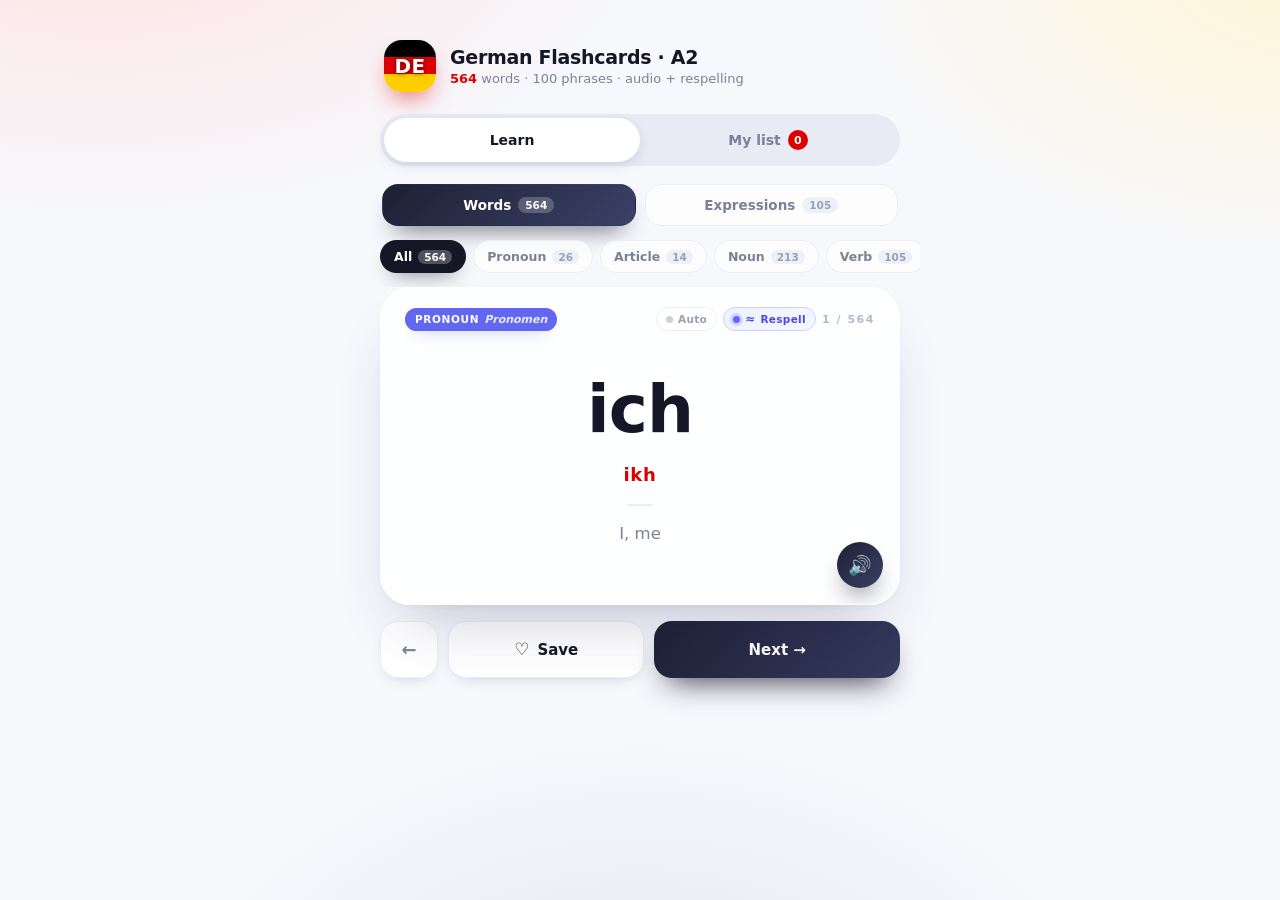
<file: German.html>
<!DOCTYPE html>
<html lang="en">
<head>
<meta charset="utf-8">
<meta name="viewport" content="width=device-width, initial-scale=1">
<title>German Flashcards · A2 · Audio + Respelling</title>
<style>
  :root{
    --ink:#151726;
    --muted:#7b8098;
    --accent:#dd0000;
    --line:#eceef6;
  }

  *{box-sizing:border-box;margin:0;padding:0}

  body{
    font-family:'Inter',-apple-system,BlinkMacSystemFont,'Segoe UI',system-ui,sans-serif;
    -webkit-font-smoothing:antialiased;
    color:var(--ink);
    min-height:100vh;
    display:flex;
    justify-content:center;
    padding:40px 20px 70px;
    background:
      radial-gradient(900px 520px at 8% -12%, #ffe1e1 0%, transparent 62%),
      radial-gradient(820px 520px at 102% -4%, #fff5d6 0%, transparent 58%),
      radial-gradient(760px 520px at 50% 118%, #e2e5ee 0%, transparent 62%),
      #f7f8fc;
    background-attachment:fixed;
  }

  .app{width:100%;max-width:520px}

  .brand{display:flex;align-items:center;gap:14px;margin-bottom:22px;padding-left:4px}
  .logo{
    width:52px;height:52px;border-radius:18px;flex:none;
    display:grid;place-items:center;
    font-size:20px;font-weight:800;color:#fff;letter-spacing:.02em;
    background:linear-gradient(180deg,#000 0%,#000 33%,#dd0000 33%,#dd0000 66%,#ffce00 66%,#ffce00 100%);
    box-shadow:0 12px 26px -10px rgba(221,0,0,.75);
    text-shadow:0 1px 4px rgba(0,0,0,.55);
  }
  h1{font-size:19px;font-weight:700;letter-spacing:-.015em}
  .subtitle{font-size:13px;color:var(--muted);margin-top:3px}
  .subtitle b{color:var(--accent);font-weight:700}

  .tabs{
    position:relative;display:grid;grid-template-columns:1fr 1fr;
    background:#e8ebf4;border-radius:999px;padding:4px;margin-bottom:18px;
    user-select:none;
  }
  .tab{
    position:relative;z-index:1;border:0;background:none;cursor:pointer;
    font:inherit;font-size:14px;font-weight:650;color:var(--muted);
    padding:12px 8px;border-radius:999px;
    display:flex;align-items:center;justify-content:center;gap:7px;
    transition:color .25s;
  }
  .tab.active{color:var(--ink)}
  .indicator{
    position:absolute;top:4px;left:4px;
    width:calc(50% - 4px);height:calc(100% - 8px);
    background:#fff;border-radius:999px;
    box-shadow:0 4px 14px -3px rgba(30,35,80,.18);
    transition:transform .35s cubic-bezier(.2,.8,.3,1);
  }
  .badge{
    min-width:20px;height:20px;padding:0 6px;border-radius:999px;
    background:var(--accent);color:#fff;font-size:11px;font-weight:700;
    display:inline-grid;place-items:center;
  }
  .badge.pop{animation:badgePop .45s ease}

  .panel{animation:popIn .45s cubic-bezier(.2,.8,.3,1) both}
  .hidden{display:none !important}

  .modeswitch{display:flex;gap:9px;margin-bottom:12px;padding:0 2px}
  .mode-chip{
    flex:1;border:1px solid var(--line);cursor:pointer;font:inherit;
    background:rgba(255,255,255,.72);
    border-radius:16px;padding:12px 8px;
    font-size:13.5px;font-weight:650;color:var(--muted);
    display:flex;align-items:center;justify-content:center;gap:7px;
    transition:all .25s;
  }
  .mode-chip .n{
    font-size:10.5px;font-weight:700;padding:2px 7px;border-radius:999px;
    background:#eef0f7;color:#98a0b8;transition:all .25s;
  }
  .mode-chip:hover{border-color:#dfe3f0}
  .mode-chip:active{transform:scale(.98)}
  .mode-chip.active{
    background:linear-gradient(135deg,#1d2033,#3b4168);
    color:#fff;border-color:transparent;
    box-shadow:0 14px 24px -14px rgba(29,32,51,.95);
  }
  .mode-chip.active .n{background:rgba(255,255,255,.22);color:#fff}

  .catbar{
    display:flex;gap:7px;overflow-x:auto;
    padding:2px 20px 14px;margin:0 -20px;
    scrollbar-width:none;-ms-overflow-style:none;
  }
  .catbar::-webkit-scrollbar{display:none}
  .cat{
    flex:none;border:1px solid var(--line);background:rgba(255,255,255,.72);
    border-radius:999px;padding:8px 13px;cursor:pointer;
    font:inherit;font-size:12.5px;font-weight:650;color:var(--muted);
    display:flex;align-items:center;gap:6px;white-space:nowrap;
    transition:all .22s;
  }
  .cat:hover{border-color:#dfe3f0;color:var(--ink)}
  .cat .catn{
    font-size:10.5px;font-weight:700;padding:1px 6px;border-radius:999px;
    background:#eef0f7;color:#98a0b8;transition:all .22s;
  }
  .cat.active{
    background:var(--cat,var(--ink));color:#fff;border-color:transparent;
    box-shadow:0 10px 20px -12px var(--cat,rgba(29,32,51,.9));
  }
  .cat.active .catn{background:rgba(255,255,255,.25);color:#fff}

  .card{
    position:relative;overflow:hidden;
    background:rgba(255,255,255,.88);
    backdrop-filter:blur(14px);
    -webkit-backdrop-filter:blur(14px);
    border:1px solid rgba(255,255,255,.95);
    border-radius:30px;
    padding:18px 24px 26px;
    box-shadow:0 34px 64px -28px rgba(35,40,90,.30), 0 2px 6px rgba(35,40,90,.04);
  }
  .card-top{
    display:flex;justify-content:space-between;align-items:center;
    gap:8px;margin-bottom:6px;min-height:26px;flex-wrap:wrap;
  }
  .posbadge{
    font-size:10.5px;font-weight:700;letter-spacing:.06em;text-transform:uppercase;
    padding:5px 10px;border-radius:999px;
    color:#fff;background:var(--cat,var(--muted));
    box-shadow:0 8px 16px -10px var(--cat,rgba(0,0,0,.4));
    white-space:nowrap;
  }
  .posbadge .zh{
    font-style:italic;font-weight:600;
    opacity:.85;margin-left:5px;letter-spacing:0;
    text-transform:none;font-size:11px;
  }
  .top-right{display:flex;align-items:center;gap:6px;flex:none}

  .auto-chip{
    border:1px solid var(--line);background:rgba(255,255,255,.72);
    border-radius:999px;padding:5px 9px;cursor:pointer;
    font:inherit;font-size:10.5px;font-weight:700;color:#98a0b8;
    letter-spacing:.03em;
    display:flex;align-items:center;gap:5px;
    transition:all .22s;
    white-space:nowrap;
  }
  .auto-chip:hover{border-color:#dfe3f0;color:var(--ink)}
  .auto-chip .dot{
    width:7px;height:7px;border-radius:50%;background:#cbd0e0;
    transition:background .22s,box-shadow .22s;
  }
  .auto-chip.on{
    background:linear-gradient(135deg,#e8fff4,#f0fff9);
    border-color:#b8f0d8;color:#059669;
  }
  .auto-chip.on .dot{
    background:#10b981;
    box-shadow:0 0 0 3px rgba(16,185,129,.22);
  }
  .auto-chip.latin.on{
    background:linear-gradient(135deg,#eef2ff,#f5f7ff);
    border-color:#c7d2fe;color:#4f46e5;
  }
  .auto-chip.latin.on .dot{
    background:#6366f1;
    box-shadow:0 0 0 3px rgba(99,102,241,.22);
  }
  .auto-chip.latin .sym{font-weight:800;font-size:12px;line-height:1}

  .counter{
    font-size:11px;font-weight:700;letter-spacing:.14em;
    text-transform:uppercase;color:#b3b9cd;
    white-space:nowrap;
  }

  .word{
    min-height:240px;
    display:flex;flex-direction:column;align-items:center;justify-content:center;
    text-align:center;padding:6px 0 4px;
  }
  .hanzi{
    font-weight:700;line-height:1.15;letter-spacing:-.015em;
    word-break:break-word;
    cursor:pointer;
    transition:transform .18s, color .18s;
    user-select:none;
    -webkit-tap-highlight-color:transparent;
  }
  .hanzi:hover{color:var(--accent);transform:scale(1.03)}
  .hanzi:active{transform:scale(.97)}
  .hanzi.size-l{font-size:clamp(46px,13vw,66px)}
  .hanzi.size-m{font-size:clamp(32px,9vw,46px)}
  .hanzi.size-s{font-size:clamp(20px,5.8vw,28px);line-height:1.35}

  .pinyin{
    margin-top:14px;
    font-size:clamp(14px,4.1vw,18px);font-weight:650;letter-spacing:.04em;
    color:var(--accent);word-break:break-word;line-height:1.45;
    transition:opacity .3s, transform .3s;
  }
  .pinyin.hide{display:none}

  .english{
    margin-top:16px;font-size:clamp(14px,4vw,16.5px);
    color:var(--muted);font-weight:500;line-height:1.5;
  }
  .english::before{
    content:"";display:block;width:26px;height:2px;border-radius:2px;
    background:var(--line);margin:0 auto 16px;
  }

  .speak-btn{
    position:absolute;bottom:16px;right:16px;
    width:46px;height:46px;border-radius:50%;
    border:0;cursor:pointer;color:#fff;font-size:19px;
    background:linear-gradient(135deg,#1d2033,#3b4168);
    display:grid;place-items:center;
    box-shadow:0 14px 26px -12px rgba(29,32,51,.95);
    transition:transform .15s, box-shadow .25s, background .25s;
    -webkit-tap-highlight-color:transparent;
  }
  .speak-btn:hover{transform:scale(1.06)}
  .speak-btn:active{transform:scale(.94)}
  .speak-btn.speaking{
    background:linear-gradient(135deg,#dd0000,#ffce00);
    animation:speakPulse 1s ease-in-out infinite;
  }
  @keyframes speakPulse{
    0%,100%{box-shadow:0 14px 26px -12px rgba(221,0,0,.95), 0 0 0 0 rgba(221,0,0,.55)}
    50%    {box-shadow:0 14px 26px -12px rgba(221,0,0,.95), 0 0 0 14px rgba(221,0,0,0)}
  }

  .actions{display:grid;grid-template-columns:58px 1fr 1.25fr;gap:10px;margin-top:16px}
  .btn{
    border:0;font:inherit;font-size:15px;font-weight:650;
    padding:17px 10px;border-radius:18px;cursor:pointer;
    display:flex;align-items:center;justify-content:center;gap:8px;
    transition:transform .15s, box-shadow .25s, background .25s, color .25s, border-color .25s;
  }
  .btn:active{transform:scale(.97)}
  .btn .ico{font-size:17px;line-height:1}
  .btn.primary{
    background:linear-gradient(135deg,#1d2033,#363b60);
    color:#fff;
    box-shadow:0 16px 30px -14px rgba(29,32,51,.95);
  }
  .btn.primary:hover{box-shadow:0 20px 34px -14px rgba(29,32,51,.95)}
  .btn.ghost{
    background:#fff;color:var(--ink);
    border:1.5px solid var(--line);
    box-shadow:0 6px 16px -10px rgba(35,40,90,.35);
  }
  .btn.ghost:hover{border-color:#dde1ee}
  .btn.ghost.saved{
    background:linear-gradient(135deg,#ffeded,#fff5e0);
    border-color:#ffd2d2;color:var(--accent);
  }
  .btn.prev{
    background:#fff;border:1.5px solid var(--line);color:var(--muted);
    font-size:18px;padding:17px 0;
    box-shadow:0 6px 16px -10px rgba(35,40,90,.35);
  }
  .btn.prev:hover{color:var(--ink);border-color:#dde1ee}

  .saved-head{
    display:flex;align-items:baseline;justify-content:space-between;
    margin-bottom:12px;padding:0 6px;
  }
  .saved-head h2{font-size:15px;font-weight:700}
  .saved-head .meta{font-size:13px;color:var(--muted);font-weight:600}

  .filters{display:flex;gap:7px;margin-bottom:14px;padding:0 2px;flex-wrap:wrap}
  .filter{
    border:1px solid var(--line);background:rgba(255,255,255,.72);
    border-radius:999px;padding:8px 14px;cursor:pointer;
    font:inherit;font-size:12.5px;font-weight:650;color:var(--muted);
    transition:all .22s;
  }
  .filter:hover{border-color:#dfe3f0}
  .filter.active{
    background:var(--ink);color:#fff;border-color:transparent;
    box-shadow:0 10px 20px -12px rgba(29,32,51,.9);
  }

  .saved-list{display:flex;flex-direction:column;gap:10px}

  .saved-item{
    display:flex;align-items:center;gap:12px;cursor:pointer;
    background:rgba(255,255,255,.88);
    backdrop-filter:blur(10px);
    border:1px solid rgba(255,255,255,.95);
    border-radius:20px;padding:12px 14px;
    box-shadow:0 12px 26px -20px rgba(35,40,90,.75);
    animation:slideIn .4s cubic-bezier(.2,.8,.3,1) both;
    transition:transform .18s, box-shadow .25s;
  }
  .saved-item:hover{transform:translateY(-2px);box-shadow:0 18px 32px -20px rgba(35,40,90,.8)}
  .si-hanzi{
    font-weight:700;font-size:18px;line-height:1.25;
    min-width:58px;max-width:110px;text-align:center;
  }
  .si-hanzi.long{font-size:12.5px;max-width:118px}
  .si-info{flex:1;min-width:0}
  .si-line{display:flex;align-items:center;gap:6px;margin-bottom:3px;min-width:0}
  .si-cat{
    font-size:9.5px;font-weight:700;letter-spacing:.05em;text-transform:uppercase;
    padding:2px 7px;border-radius:6px;color:#fff;background:var(--cat,var(--muted));
    white-space:nowrap;flex:none;
  }
  .si-pinyin{
    font-size:12px;font-weight:700;color:var(--accent);letter-spacing:.02em;
    white-space:nowrap;overflow:hidden;text-overflow:ellipsis;
  }
  .si-english{
    font-size:13px;color:var(--muted);
    white-space:nowrap;overflow:hidden;text-overflow:ellipsis;
  }
  .si-speak{
    flex:none;width:32px;height:32px;border:0;border-radius:12px;cursor:pointer;
    background:#f2f4fa;color:#6b7290;font-size:14px;
    display:grid;place-items:center;
    transition:background .2s,color .2s,transform .15s;
  }
  .si-speak:hover{background:#e8ebff;color:#3b4168}
  .si-speak:active{transform:scale(.9)}
  .si-speak.speaking{background:#ffe8e8;color:var(--accent)}
  .remove{
    flex:none;width:32px;height:32px;border:0;border-radius:12px;cursor:pointer;
    background:#f2f4fa;color:#9aa0b8;font-size:13px;
    display:grid;place-items:center;
    transition:background .2s,color .2s,transform .15s;
  }
  .remove:hover{background:#ffe8e8;color:var(--accent)}
  .remove:active{transform:scale(.9)}

  .clear-btn{
    margin-top:6px;border:0;background:transparent;cursor:pointer;
    font:inherit;font-size:13px;font-weight:650;color:#9aa0b8;
    padding:14px;border-radius:16px;
    transition:background .2s,color .2s;
  }
  .clear-btn:hover{background:#ffe8e8;color:var(--accent)}

  .empty{text-align:center;padding:54px 20px;color:var(--muted)}
  .empty .icon{font-size:42px;margin-bottom:14px}
  .empty p{font-size:15px;font-weight:700;color:var(--ink);margin-bottom:7px}
  .empty span{font-size:13.5px;line-height:1.55;display:block;max-width:260px;margin:0 auto}

  @keyframes popIn{
    from{opacity:0;transform:translateY(16px) scale(.97)}
    to{opacity:1;transform:none}
  }
  @keyframes slideIn{
    from{opacity:0;transform:translateY(12px)}
    to{opacity:1;transform:none}
  }
  @keyframes badgePop{
    0%{transform:scale(1)}
    45%{transform:scale(1.4)}
    100%{transform:scale(1)}
  }

  .audio-warn{
    display:none;margin-top:12px;padding:11px 14px;border-radius:14px;
    background:#fff7ed;border:1px solid #fed7aa;
    font-size:12px;color:#9a3412;line-height:1.5;
  }
  .audio-warn.show{display:block}

  @media (max-width:400px){
    body{padding:26px 14px 50px}
    .card{padding:16px 18px 22px;border-radius:26px}
    .word{min-height:210px}
    .actions{grid-template-columns:52px 1fr 1.2fr;gap:8px}
    .btn{font-size:14px;padding:16px 8px}
    .speak-btn{width:42px;height:42px;font-size:17px;bottom:14px;right:14px}
    .auto-chip{padding:4px 7px;font-size:10px}
  }
</style>
</head>
<body>

<div class="app">
  <header class="brand">
    <div class="logo">DE</div>
    <div>
      <h1>German Flashcards · A2</h1>
      <p class="subtitle"><b id="totalCount">0</b> words · 100 phrases · audio + respelling</p>
    </div>
  </header>

  <nav class="tabs">
    <span class="indicator" id="indicator"></span>
    <button class="tab active" data-tab="learn">Learn</button>
    <button class="tab" data-tab="saved">My list <span class="badge" id="badge">0</span></button>
  </nav>

  <section class="panel" id="panel-learn">

    <div class="modeswitch">
      <button class="mode-chip active" data-mode="words">
        Words <span class="n" id="nWords">0</span>
      </button>
      <button class="mode-chip" data-mode="expressions">
        Expressions <span class="n" id="nExpr">0</span>
      </button>
    </div>

    <div class="catbar" id="catbar"></div>

    <div class="card" id="card">
      <div class="card-top">
        <span class="posbadge" id="posbadge"></span>
        <div class="top-right">
          <button class="auto-chip" id="autoChip" title="Toggle auto-play">
            <span class="dot"></span>Auto
          </button>
          <button class="auto-chip latin" id="latinChip" title="Toggle pronunciation respelling">
            <span class="dot"></span><span class="sym">≈</span>Respell
          </button>
          <span class="counter" id="counter">1 / 1</span>
        </div>
      </div>
      <div class="word" id="word">
        <div class="hanzi size-l" id="hanzi" title="Click to hear">hallo</div>
        <div class="pinyin" id="pinyin">HAH-loh</div>
        <div class="english" id="english">hello</div>
      </div>
      <button class="speak-btn" id="speakBtn" title="Listen (Space)">🔊</button>
    </div>

    <div class="audio-warn" id="audioWarn">
      ⚠️ No German voice detected yet. If audio is silent, make sure a German voice is installed in your Android text-to-speech settings, then reload this page.
    </div>

    <div class="actions">
      <button class="btn prev" id="prevBtn" title="Previous (←)">←</button>
      <button class="btn ghost" id="saveBtn" title="Save (S)">
        <span class="ico">♡</span>Save
      </button>
      <button class="btn primary" id="nextBtn" title="Next (→)">Next →</button>
    </div>
  </section>

  <section class="panel hidden" id="panel-saved">
    <div class="saved-head">
      <h2>My list</h2>
      <span class="meta" id="savedMeta">0 saved</span>
    </div>

    <div class="filters" id="filters">
      <button class="filter active" data-filter="all">All</button>
      <button class="filter" data-filter="words">Words</button>
      <button class="filter" data-filter="expressions">Expressions</button>
    </div>

    <div class="saved-list" id="savedList"></div>
  </section>
</div>

<script>
/* =====================================================================
   CATEGORY META
   ===================================================================== */

const CATS = {
  pronoun:     { label:'Pronoun',      de:'Pronomen',     color:'#6366f1' },
  article:     { label:'Article',      de:'Artikel',      color:'#8b5cf6' },
  noun:        { label:'Noun',         de:'Substantiv',   color:'#0ea5e9' },
  verb:        { label:'Verb',         de:'Verb',         color:'#ef4444' },
  adjective:   { label:'Adjective',    de:'Adjektiv',     color:'#f97316' },
  adverb:      { label:'Adverb',       de:'Adverb',       color:'#eab308' },
  preposition: { label:'Preposition',  de:'Präposition',  color:'#22c55e' },
  conjunction: { label:'Conjunction',  de:'Konjunktion',  color:'#14b8a6' },
  number:      { label:'Number',       de:'Zahlwort',     color:'#a855f7' },
  time:        { label:'Time word',    de:'Zeitwort',     color:'#ec4899' },
  question:    { label:'Question',     de:'Fragewort',    color:'#f43f5e' },
  particle:    { label:'Particle',     de:'Partikel',     color:'#94a3b8' },

  greeting:    { label:'Greeting',     de:'Begrüßung',    color:'#10b981' },
  intro:       { label:'Introduce',    de:'Vorstellen',   color:'#3b82f6' },
  language:    { label:'Language',     de:'Sprache',      color:'#6366f1' },
  daily:       { label:'Daily life',   de:'Alltag',       color:'#f59e0b' },
  shopping:    { label:'Shopping',     de:'Einkaufen',    color:'#ec4899' },
  directions:  { label:'Directions',   de:'Wegbeschreibung', color:'#14b8a6' },
  social:      { label:'Social',       de:'Sozial',       color:'#8b5cf6' },
  feelings:    { label:'Feelings',     de:'Gefühle',      color:'#f43f5e' },
  weather:     { label:'Weather',      de:'Wetter',       color:'#0ea5e9' },
  wishes:      { label:'Wishes',       de:'Wünsche',      color:'#d946ef' }
};

const CAT_ORDER = [
  'pronoun','article','noun','verb','adjective','adverb',
  'preposition','conjunction','number','time','question','particle',
  'greeting','intro','language','daily','shopping','directions','social','feelings','weather','wishes'
];

/* =====================================================================
   WORD DATA  [ german, respelling, english ]
   ===================================================================== */

const RAW_WORDS = {

  pronoun: [
    ['ich','ikh','I, me'],
    ['du','doo','you (informal)'],
    ['er','air','he, him'],
    ['sie','zee','she, her; they'],
    ['es','es','it'],
    ['wir','veer','we, us'],
    ['ihr','eer','you all'],
    ['Sie','zee','you (formal)'],
    ['mich','mikh','me (object)'],
    ['dich','dikh','you (object)'],
    ['sich','zikh','oneself'],
    ['uns','oons','us'],
    ['euch','oykh','you all (object)'],
    ['mein','mine','my'],
    ['dein','dine','your'],
    ['sein','zine','his'],
    ['unser','OON-zuh','our'],
    ['euer','OY-uh','your (pl.)'],
    ['dieser','DEE-zuh','this'],
    ['jener','YEH-nuh','that'],
    ['jemand','YEH-mahnt','someone'],
    ['niemand','NEE-mahnt','nobody'],
    ['etwas','EHT-vahs','something'],
    ['nichts','nikhts','nothing'],
    ['alles','AH-les','everything'],
    ['man','mahn','one, you (impersonal)']
  ],

  article: [
    ['der','dair','the (m.)'],
    ['die','dee','the (f. / pl.)'],
    ['das','dahs','the (n.)'],
    ['den','dane','the (m. acc.)'],
    ['dem','dame','the (m./n. dat.)'],
    ['des','des','the (m./n. gen.)'],
    ['ein','ine','a, an (m./n.)'],
    ['eine','INE-uh','a, an (f.)'],
    ['einen','INE-un','a, an (m. acc.)'],
    ['einem','INE-um','a, an (m./n. dat.)'],
    ['einer','INE-uh','a, an (f. dat.)'],
    ['kein','kine','no, not any'],
    ['keine','KINE-uh','no, not any (f./pl.)'],
    ['keinen','KINE-un','no, not any (m. acc.)']
  ],

  noun: [
    ['Vater','FAH-tuh','father'],
    ['Mutter','MOO-tuh','mother'],
    ['Bruder','BROO-duh','brother'],
    ['Schwester','SHVEH-stuh','sister'],
    ['Sohn','zone','son'],
    ['Tochter','TOKH-tuh','daughter'],
    ['Großvater','GROHSS-fah-tuh','grandfather'],
    ['Großmutter','GROHSS-moo-tuh','grandmother'],
    ['Onkel','OHN-kul','uncle'],
    ['Tante','TAHN-tuh','aunt'],
    ['Cousin','koo-ZANG','cousin (m.)'],
    ['Cousine','koo-ZEE-nuh','cousin (f.)'],
    ['Ehemann','EH-uh-mahn','husband'],
    ['Ehefrau','EH-uh-frow','wife'],
    ['Kind','kint','child'],
    ['Junge','YOONG-uh','boy'],
    ['Mädchen','MAYT-khen','girl'],
    ['Mann','mahn','man'],
    ['Frau','frow','woman, wife, Mrs.'],
    ['Mensch','mensh','human, person'],
    ['Freund','froynt','friend (m.)'],
    ['Freundin','FROYN-din','friend (f.)'],
    ['Familie','fah-MEE-lee-uh','family'],
    ['Name','NAH-muh','name'],
    ['Herr','hair','Mr., gentleman'],
    ['Wasser','VAH-suh','water'],
    ['Brot','broht','bread'],
    ['Nudeln','NOO-duln','noodles, pasta'],
    ['Pizza','PEET-sah','pizza'],
    ['Reis','rice','rice'],
    ['Fleisch','flish','meat'],
    ['Fisch','fish','fish'],
    ['Huhn','hoon','chicken'],
    ['Ei','eye','egg'],
    ['Käse','KAY-zuh','cheese'],
    ['Milch','milkh','milk'],
    ['Butter','BOO-tuh','butter'],
    ['Öl','url','oil'],
    ['Salz','zahlts','salt'],
    ['Pfeffer','PFEH-fuh','pepper'],
    ['Zucker','TSOO-kuh','sugar'],
    ['Obst','ohpst','fruit'],
    ['Apfel','AHP-ful','apple'],
    ['Banane','bah-NAH-nuh','banana'],
    ['Orange','oh-RAHN-zhuh','orange'],
    ['Traube','TROW-buh','grape'],
    ['Erdbeere','AIRT-bay-ruh','strawberry'],
    ['Zitrone','tsee-TROH-nuh','lemon'],
    ['Tomate','toh-MAH-tuh','tomato'],
    ['Kartoffel','kar-TOH-ful','potato'],
    ['Zwiebel','TSVEE-bul','onion'],
    ['Salat','zah-LAHT','salad, lettuce'],
    ['Gemüse','geh-MEW-zuh','vegetables'],
    ['Wein','vine','wine'],
    ['Bier','beer','beer'],
    ['Kaffee','KAH-fay','coffee'],
    ['Tee','tay','tea'],
    ['Saft','zahft','juice'],
    ['Frühstück','FREW-shtewk','breakfast'],
    ['Mittagessen','MIT-tahk-es-sun','lunch'],
    ['Abendessen','AH-bunt-es-sun','dinner'],
    ['Restaurant','res-tow-RAHNG','restaurant'],
    ['Speisekarte','SHPY-zuh-kar-tuh','menu'],
    ['Rechnung','REKH-noong','bill'],
    ['Eis','ice','ice cream'],
    ['Schokolade','shoh-koh-LAH-duh','chocolate'],
    ['Kuchen','KOO-khen','cake'],
    ['Hund','hoont','dog'],
    ['Katze','KAHT-suh','cat'],
    ['Vogel','FOH-gul','bird'],
    ['Pferd','pfairt','horse'],
    ['Kuh','koo','cow'],
    ['Schaf','shahf','sheep'],
    ['Schwein','shvine','pig'],
    ['Maus','mowss','mouse'],
    ['Kaninchen','kah-NEEN-khen','rabbit'],
    ['Löwe','LUR-vuh','lion'],
    ['Tiger','TEE-guh','tiger'],
    ['Elefant','eh-leh-FAHNT','elephant'],
    ['Affe','AH-fuh','monkey'],
    ['Haus','howss','house'],
    ['Schule','SHOO-luh','school'],
    ['Universität','oo-nee-vair-zee-TAYT','university'],
    ['Krankenhaus','KRAHN-kun-howss','hospital'],
    ['Geschäft','geh-SHEFT','shop, business'],
    ['Büro','bew-ROH','office'],
    ['Bank','bahnk','bank'],
    ['Flughafen','FLOOK-hah-fun','airport'],
    ['Bahnhof','BAHN-hohf','train station'],
    ['Park','park','park'],
    ['Bibliothek','bee-blee-oh-TAYK','library'],
    ['Museum','moo-ZAY-um','museum'],
    ['Kirche','KEER-khuh','church'],
    ['Platz','plahts','square, place'],
    ['Straße','SHTRAH-suh','street'],
    ['Stadt','shtaht','city'],
    ['Dorf','dorf','village'],
    ['Meer','mair','sea'],
    ['Berg','bairk','mountain'],
    ['Fluss','flooss','river'],
    ['See','zay','lake'],
    ['Strand','shtrahnt','beach'],
    ['Hotel','hoh-TEL','hotel'],
    ['Supermarkt','ZOO-puh-markt','supermarket'],
    ['Markt','markt','market'],
    ['Badezimmer','BAH-duh-tsim-muh','bathroom'],
    ['Küche','KEW-khuh','kitchen'],
    ['Zimmer','TSIM-muh','room'],
    ['Wohnung','VOH-noong','apartment'],
    ['Buch','bookh','book'],
    ['Stift','shtift','pen'],
    ['Bleistift','BLY-shtift','pencil'],
    ['Papier','pah-PEER','paper'],
    ['Tisch','tish','table, desk'],
    ['Stuhl','shtool','chair'],
    ['Bett','bet','bed'],
    ['Tür','tewr','door'],
    ['Fenster','FEN-stuh','window'],
    ['Telefon','teh-leh-FOHN','telephone'],
    ['Handy','HEN-dee','mobile phone'],
    ['Computer','kom-PYOO-tuh','computer'],
    ['Fernseher','FAIRN-zay-uh','television'],
    ['Auto','OW-toh','car'],
    ['Fahrrad','FAHR-raht','bicycle'],
    ['Zug','tsook','train'],
    ['Flugzeug','FLOOK-tsoyk','airplane'],
    ['Bus','booss','bus'],
    ['Kleidung','KLY-doong','clothing'],
    ['Hemd','hemt','shirt'],
    ['Hose','HOH-zuh','trousers'],
    ['Rock','rok','skirt'],
    ['Schuhe','SHOO-uh','shoes'],
    ['Hut','hoot','hat'],
    ['Tasche','TAH-shuh','bag'],
    ['Koffer','KOH-fuh','suitcase'],
    ['Geld','gelt','money'],
    ['Geldbörse','GELT-bur-zuh','wallet'],
    ['Schlüssel','SHLEW-sul','key'],
    ['Regenschirm','RAY-gun-shirm','umbrella'],
    ['Brille','BRIL-luh','glasses'],
    ['Uhr','oor','clock, watch'],
    ['Geschenk','geh-SHENK','gift'],
    ['Glas','glahss','glass'],
    ['Teller','TEL-luh','plate'],
    ['Tasse','TAH-suh','cup'],
    ['Gabel','GAH-bul','fork'],
    ['Messer','MES-suh','knife'],
    ['Löffel','LUR-ful','spoon'],
    ['Flasche','FLAH-shuh','bottle'],
    ['Schachtel','SHAKH-tul','box'],
    ['Kopf','kopf','head'],
    ['Auge','OW-guh','eye'],
    ['Nase','NAH-zuh','nose'],
    ['Mund','moont','mouth'],
    ['Ohr','ohr','ear'],
    ['Hand','hahnt','hand'],
    ['Fuß','fooss','foot'],
    ['Herz','hairts','heart'],
    ['Körper','KUR-puh','body'],
    ['Haare','HAH-ruh','hair'],
    ['Gesicht','geh-ZIKHT','face'],
    ['Bein','bine','leg'],
    ['Arm','arm','arm'],
    ['Zahn','tsahn','tooth'],
    ['Magen','MAH-gun','stomach'],
    ['Rücken','REW-kun','back'],
    ['Hals','hahls','neck, throat'],
    ['Finger','FING-uh','finger'],
    ['Sonne','ZON-nuh','sun'],
    ['Mond','mohnt','moon'],
    ['Stern','shtairn','star'],
    ['Himmel','HIM-mul','sky, heaven'],
    ['Wind','vint','wind'],
    ['Regen','RAY-gun','rain'],
    ['Schnee','shnay','snow'],
    ['Wolke','VOL-kuh','cloud'],
    ['Baum','bowm','tree'],
    ['Blume','BLOO-muh','flower'],
    ['Gras','grahss','grass'],
    ['Feuer','FOY-uh','fire'],
    ['Erde','AIR-duh','earth, soil'],
    ['Luft','looft','air'],
    ['Wetter','VET-tuh','weather'],
    ['Natur','nah-TOOR','nature'],
    ['Arbeit','AR-bite','work, job'],
    ['Problem','proh-BLAYM','problem'],
    ['Ding','ding','thing'],
    ['Bedeutung','beh-DOY-toong','meaning'],
    ['Methode','meh-TOH-duh','method'],
    ['Sprache','SHPRAH-khuh','language'],
    ['Deutsch','doytsh','German (language)'],
    ['Englisch','ENG-lish','English (language)'],
    ['Geschichte','geh-SHIKH-tuh','history, story'],
    ['Musik','moo-ZEEK','music'],
    ['Film','film','film, movie'],
    ['Lied','leet','song'],
    ['Hobby','HOB-bee','hobby'],
    ['Gewohnheit','geh-VOHN-hite','habit'],
    ['Gelegenheit','geh-LAY-gun-hite','opportunity'],
    ['Welt','velt','world'],
    ['Leben','LAY-bun','life'],
    ['Kultur','kool-TOOR','culture'],
    ['Farbe','FAR-buh','color'],
    ['Liebe','LEE-buh','love'],
    ['Freundschaft','FROYNT-shahft','friendship'],
    ['Gesundheit','geh-ZOONT-hite','health'],
    ['Frieden','FREE-dun','peace'],
    ['Krieg','kreek','war'],
    ['Wahrheit','VAHR-hite','truth'],
    ['Lüge','LEW-guh','lie'],
    ['Idee','ee-DAY','idea'],
    ['Frage','FRAH-guh','question'],
    ['Antwort','AHNT-vort','answer']
  ],

  verb: [
    ['sein','zine','to be'],
    ['haben','HAH-bun','to have'],
    ['machen','MAH-khun','to do, make'],
    ['sagen','ZAH-gun','to say'],
    ['bleiben','BLY-bun','to stay'],
    ['wissen','VIS-sun','to know'],
    ['können','KUR-nun','can, to be able'],
    ['müssen','MEW-sun','must, to have to'],
    ['wollen','VOL-lun','to want'],
    ['gehen','GAY-un','to go, walk'],
    ['kommen','KOM-mun','to come'],
    ['laufen','LOW-fun','to run'],
    ['fliegen','FLEE-gun','to fly'],
    ['ausgehen','OWSS-gay-un','to go out'],
    ['eintreten','INE-tray-tun','to enter'],
    ['steigen','SHTY-gun','to climb'],
    ['sinken','ZING-kun','to sink'],
    ['abfahren','AHP-fah-run','to depart'],
    ['ankommen','AHN-kom-mun','to arrive'],
    ['zurückkehren','tsoo-REWK-kay-run','to return'],
    ['passieren','pah-SEE-run','to happen'],
    ['verlassen','fair-LAH-sun','to leave (something)'],
    ['drehen','DRAY-un','to turn'],
    ['essen','ES-sun','to eat'],
    ['trinken','TRING-kun','to drink'],
    ['schlafen','SHLAH-fun','to sleep'],
    ['aufwachen','OWF-vah-khun','to wake up'],
    ['aufstehen','OWF-shtay-un','to get up'],
    ['waschen','VAH-shun','to wash'],
    ['sich waschen','zikh VAH-shun','to wash oneself'],
    ['sich anziehen','zikh AHN-tsee-un','to get dressed'],
    ['sich ausziehen','zikh OWSS-tsee-un','to undress'],
    ['kochen','KOKH-un','to cook'],
    ['putzen','POOT-sun','to clean'],
    ['kaufen','KOW-fun','to buy'],
    ['verkaufen','fair-KOW-fun','to sell'],
    ['benutzen','beh-NOOT-sun','to use'],
    ['sprechen','SHPREH-khun','to speak'],
    ['zuhören','TSOO-hur-un','to listen'],
    ['schauen','SHOW-un','to look'],
    ['sehen','ZAY-un','to see'],
    ['lesen','LAY-zun','to read'],
    ['schreiben','SHRY-bun','to write'],
    ['singen','ZING-un','to sing'],
    ['fragen','FRAH-gun','to ask'],
    ['antworten','AHNT-vor-tun','to answer'],
    ['telefonieren','teh-leh-foh-NEE-run','to phone'],
    ['anrufen','AHN-roo-fun','to call'],
    ['erzählen','air-TSAY-lun','to tell'],
    ['grüßen','GREW-sun','to greet'],
    ['gefallen','geh-FAH-lun','to please, like'],
    ['lieben','LEE-bun','to love'],
    ['hassen','HAH-sun','to hate'],
    ['kennen','KEN-nun','to know (person)'],
    ['verstehen','fair-SHTAY-un','to understand'],
    ['sich erinnern','zikh air-IN-nun','to remember'],
    ['vergessen','fair-GES-sun','to forget'],
    ['denken','DENG-kun','to think'],
    ['glauben','GLOW-bun','to believe'],
    ['hoffen','HOF-fun','to hope'],
    ['vorbereiten','FOR-beh-ry-tun','to prepare'],
    ['entscheiden','ent-SHY-dun','to decide'],
    ['sich sorgen','zikh ZOR-gun','to worry'],
    ['hören','HUR-un','to hear'],
    ['scheinen','SHY-nun','to seem, shine'],
    ['lernen','LAIR-nun','to learn'],
    ['studieren','shtoo-DEE-run','to study'],
    ['unterrichten','oon-tuh-RIKH-tun','to teach'],
    ['arbeiten','AR-by-tun','to work'],
    ['helfen','HEL-fun','to help'],
    ['anfangen','AHN-fahng-un','to begin'],
    ['beenden','beh-EN-dun','to finish'],
    ['warten','VAR-tun','to wait'],
    ['suchen','ZOO-khun','to look for'],
    ['finden','FIN-dun','to find'],
    ['versuchen','fair-ZOO-khun','to try'],
    ['gelingen','geh-LING-un','to succeed'],
    ['spielen','SHPEE-lun','to play'],
    ['reisen','RY-zun','to travel'],
    ['schwimmen','SHVIM-mun','to swim'],
    ['tanzen','TAHN-tsun','to dance'],
    ['lachen','LAH-khun','to laugh'],
    ['weinen','VY-nun','to cry'],
    ['sich amüsieren','zikh ah-mew-ZEE-run','to have fun'],
    ['sich ausruhen','zikh OWSS-roo-un','to rest'],
    ['öffnen','URF-nun','to open'],
    ['schließen','SHLEE-sun','to close'],
    ['nehmen','NAY-mun','to take'],
    ['setzen','ZET-sun','to set, place'],
    ['senden','ZEN-dun','to send'],
    ['bekommen','beh-KOM-mun','to receive'],
    ['leihen','LY-un','to lend, borrow'],
    ['ändern','EN-duhn','to change'],
    ['reparieren','reh-pah-REE-run','to repair'],
    ['treffen','TREF-fun','to meet'],
    ['geben','GAY-bun','to give'],
    ['halten','HAHL-tun','to hold, stop'],
    ['wählen','VAY-lun','to choose'],
    ['folgen','FOL-gun','to follow'],
    ['gewinnen','geh-VIN-nun','to win'],
    ['verlieren','fair-LEE-run','to lose'],
    ['brechen','BREH-khun','to break'],
    ['bringen','BRING-un','to bring'],
    ['bezahlen','beh-TSAH-lun','to pay'],
    ['kosten','KOS-tun','to cost'],
    ['dienen','DEE-nun','to serve']
  ],

  adjective: [
    ['schön','shurn','beautiful'],
    ['hässlich','HESS-likh','ugly'],
    ['groß','grohss','big, tall'],
    ['klein','kline','small'],
    ['hoch','hokh','high'],
    ['niedrig','NEE-drikh','low'],
    ['lang','lahng','long'],
    ['kurz','koorts','short'],
    ['neu','noy','new'],
    ['alt','ahlt','old'],
    ['jung','yoong','young'],
    ['schnell','shnel','fast'],
    ['langsam','LAHNG-zahm','slow'],
    ['heiß','hice','hot'],
    ['kalt','kahlt','cold'],
    ['warm','varm','warm'],
    ['kühl','kewl','cool'],
    ['teuer','TOY-uh','expensive'],
    ['billig','BIL-likh','cheap'],
    ['einfach','INE-fahkh','simple, easy'],
    ['schwierig','SHVEE-rikh','difficult'],
    ['richtig','RIKH-tikh','right, correct'],
    ['falsch','fahlsh','wrong'],
    ['wahr','vahr','true'],
    ['früh','frew','early'],
    ['spät','shpayt','late'],
    ['weit','vite','far'],
    ['nah','nah','near'],
    ['hell','hel','bright'],
    ['dunkel','DOON-kul','dark'],
    ['tief','teef','deep'],
    ['dünn','dewn','thin'],
    ['breit','brite','wide'],
    ['eng','eng','narrow'],
    ['dick','dik','thick, fat'],
    ['gesund','geh-ZOONT','healthy'],
    ['krank','krahnk','sick'],
    ['glücklich','GLEWK-likh','happy'],
    ['froh','froh','glad'],
    ['traurig','TROW-rikh','sad'],
    ['müde','MEW-duh','tired'],
    ['beschäftigt','beh-SHEF-tikht','busy'],
    ['frei','fry','free'],
    ['sauber','ZOW-buh','clean'],
    ['schmutzig','SHMOOT-sikh','dirty'],
    ['laut','lowt','loud'],
    ['leise','LY-zuh','quiet'],
    ['voll','fol','full'],
    ['leer','lair','empty'],
    ['sicher','ZIKH-uh','safe'],
    ['gefährlich','geh-FAIR-likh','dangerous'],
    ['interessant','in-teh-res-AHNT','interesting'],
    ['langweilig','LAHNG-vy-likh','boring'],
    ['wichtig','VIKH-tikh','important'],
    ['kompliziert','kom-plee-TSEERT','complicated'],
    ['seltsam','ZELT-zahm','strange'],
    ['besonders','beh-ZON-duhs','special, especially'],
    ['intelligent','in-teh-lee-GENT','intelligent'],
    ['faul','fowl','lazy'],
    ['mutig','MOO-tikh','brave'],
    ['nervös','nair-VURS','nervous'],
    ['zufrieden','tsoo-FREE-dun','satisfied'],
    ['freundlich','FROYNT-likh','friendly'],
    ['sympathisch','züm-PAH-tish','likeable'],
    ['reich','rykh','rich'],
    ['arm','arm','poor'],
    ['stark','shtark','strong'],
    ['schwach','shvahkh','weak'],
    ['verheiratet','fair-HY-rah-tut','married'],
    ['süß','zewss','sweet'],
    ['salzig','ZAHL-tsikh','salty'],
    ['bitter','BIT-tuh','bitter'],
    ['sauer','ZOW-uh','sour'],
    ['bereit','beh-RITE','ready'],
    ['verrückt','fair-REWKT','crazy']
  ],

  adverb: [
    ['sehr','zair','very'],
    ['zu','tsoo','too'],
    ['extrem','ex-TRAYM','extremely'],
    ['wirklich','VIRK-likh','really'],
    ['mehr','mair','more'],
    ['weniger','VAY-nih-guh','less'],
    ['auch','owkh','also'],
    ['alles','AH-les','all, everything'],
    ['nur','noor','only'],
    ['schon','shohn','already'],
    ['noch','nokh','still, yet'],
    ['gerade','geh-RAH-duh','just, straight'],
    ['oft','oft','often'],
    ['immer','IM-muh','always'],
    ['nie','nee','never'],
    ['selten','ZEL-tun','rarely'],
    ['zusammen','tsoo-ZAH-mun','together'],
    ['wahrscheinlich','vahr-SHINE-likh','probably'],
    ['vielleicht','fee-LIKHT','maybe'],
    ['sicher','ZIKH-uh','certainly'],
    ['fast','fahst','almost'],
    ['nicht','nikht','not'],
    ['dann','dahn','then'],
    ['vorher','for-HAIR','before'],
    ['nachher','NAHK-hair','afterwards'],
    ['jetzt','yetst','now'],
    ['sofort','zoh-FORT','immediately'],
    ['hier','heer','here'],
    ['dort','dort','there'],
    ['gut','goot','well, good'],
    ['schlecht','shlekht','badly, bad'],
    ['sogar','zoh-GAR','even']
  ],

  preposition: [
    ['von','fon','from, of'],
    ['zu','tsoo','to, at'],
    ['aus','owss','out of, from'],
    ['in','in','in, into'],
    ['mit','mit','with'],
    ['auf','owf','on'],
    ['für','fewr','for'],
    ['zwischen','TSVISH-un','between'],
    ['gegen','GAY-gun','against'],
    ['ohne','OH-nuh','without'],
    ['unter','OON-tuh','under'],
    ['über','EW-buh','over, above'],
    ['außerhalb','OWSS-uh-hahlp','outside of'],
    ['vor','for','before, in front of'],
    ['hinter','HIN-tuh','behind'],
    ['neben','NAY-bun','next to'],
    ['während','VAIR-unt','during']
  ],

  conjunction: [
    ['und','oont','and'],
    ['oder','OH-duh','or'],
    ['aber','AH-buh','but'],
    ['doch','dokh','but, yet'],
    ['weil','vile','because'],
    ['wenn','ven','if, when'],
    ['als','ahls','when (past), than'],
    ['da','dah','since, there'],
    ['deshalb','DES-hahlp','therefore'],
    ['also','AHL-zoh','so, therefore'],
    ['obwohl','op-VOHL','although'],
    ['damit','dah-MIT','so that'],
    ['dass','dahss','that'],
    ['sowohl','zoh-VOHL','both ... and']
  ],

  number: [
    ['null','nool','zero'],
    ['eins','ines','one'],
    ['zwei','tsvy','two'],
    ['drei','dry','three'],
    ['vier','feer','four'],
    ['fünf','fewnf','five'],
    ['sechs','zeks','six'],
    ['sieben','ZEE-bun','seven'],
    ['acht','ahkht','eight'],
    ['neun','noyn','nine'],
    ['zehn','tsayn','ten'],
    ['elf','elf','eleven'],
    ['zwölf','tsvurlf','twelve'],
    ['zwanzig','TSVAHN-tsikh','twenty'],
    ['hundert','HOON-duht','hundred'],
    ['tausend','TOW-zunt','thousand'],
    ['Million','mil-YOHN','million'],
    ['erste','AIRS-tuh','first'],
    ['zweite','TSVY-tuh','second'],
    ['dritte','DRIT-tuh','third']
  ],

  time: [
    ['heute','HOY-tuh','today'],
    ['morgen','MOR-gun','tomorrow'],
    ['gestern','GES-tuhn','yesterday'],
    ['übermorgen','ew-buh-MOR-gun','day after tomorrow'],
    ['vorgestern','for-GES-tuhn','day before yesterday'],
    ['Morgen','MOR-gun','morning'],
    ['Vormittag','FOR-mit-tahk','forenoon'],
    ['Mittag','MIT-tahk','noon'],
    ['Nachmittag','NAHK-mit-tahk','afternoon'],
    ['Abend','AH-bunt','evening'],
    ['Nacht','nahkht','night'],
    ['Mitternacht','MIT-tuh-nahkht','midnight'],
    ['Jahr','yahr','year'],
    ['Monat','MOH-naht','month'],
    ['Woche','VOKH-uh','week'],
    ['Tag','tahk','day'],
    ['Montag','MOHN-tahk','Monday'],
    ['Dienstag','DEENS-tahk','Tuesday'],
    ['Mittwoch','MIT-vokh','Wednesday'],
    ['Donnerstag','DON-nuhs-tahk','Thursday'],
    ['Freitag','FRY-tahk','Friday'],
    ['Samstag','ZAHMS-tahk','Saturday'],
    ['Sonntag','ZON-tahk','Sunday'],
    ['Wochenende','VOKH-un-en-duh','weekend'],
    ['Stunde','SHTOON-duh','hour'],
    ['Minute','mee-NOO-tuh','minute'],
    ['Moment','moh-MENT','moment'],
    ['kürzlich','KEWRTS-likh','recently'],
    ['heute Abend','HOY-tuh AH-bunt','this evening'],
    ['heute Nacht','HOY-tuh nahkht','tonight'],
    ['dieses Jahr','DEE-zus yahr','this year'],
    ['nächstes Jahr','NAY-stus yahr','next year'],
    ['letztes Jahr','LET-stus yahr','last year'],
    ['bald','bahlt','soon'],
    ['vor','for','ago']
  ],

  question: [
    ['wer','vair','who'],
    ['was','vahs','what'],
    ['wo','voh','where'],
    ['wann','vahn','when'],
    ['wie','vee','how'],
    ['warum','vah-ROOM','why'],
    ['wie viel','vee feel','how much'],
    ['welche','VEL-khuh','which'],
    ['wie viele','vee FEE-luh','how many']
  ],

  particle: [
    ['ja','yah','yes'],
    ['nein','nine','no'],
    ['doch','dokh','yes (contradicting)'],
    ['mal','mahl','once, just'],
    ['denn','den','then, for'],
    ['eigentlich','Y-gunt-likh','actually'],
    ['wohl','vohl','probably, indeed'],
    ['halt','hahlt','just, simply'],
    ['eben','AY-bun','precisely, just']
  ]
};

/* =====================================================================
   EXPRESSION DATA
   ===================================================================== */

const RAW_EXPR = {

  greeting: [
    ['Hallo!','HAH-loh','Hello!'],
    ['Guten Morgen!','GOO-tun MOR-gun','Good morning!'],
    ['Guten Tag!','GOO-tun tahk','Good day!'],
    ['Guten Abend!','GOO-tun AH-bunt','Good evening!'],
    ['Gute Nacht!','GOO-tuh nahkht','Good night!'],
    ['Wie geht es dir?','vee gayt es deer','How are you? (informal)'],
    ['Wie geht es Ihnen?','vee gayt es EE-nun','How are you? (formal)'],
    ['Mir geht es gut, danke.','meer gayt es goot, DAHN-kuh','I am fine, thank you.'],
    ['Freut mich, Sie kennenzulernen.','froyt mikh, zee KEN-nun-tsoo-lair-nun','Nice to meet you.'],
    ['Auf Wiedersehen!','owf VEE-duh-zay-un','Goodbye! (formal)'],
    ['Tschüss!','chewss','Bye! (informal)'],
    ['Bis bald!','bis bahlt','See you soon!'],
    ['Bis morgen!','bis MOR-gun','See you tomorrow!'],
    ['Schönen Tag noch!','SHUR-nun tahk nokh','Have a nice day!'],
    ['Willkommen!','vil-KOM-mun','Welcome!']
  ],

  intro: [
    ['Wie heißt du?','vee hice doo','What is your name?'],
    ['Ich heiße Marco.','ikh HY-suh MAR-koh','My name is Marco.'],
    ['Woher kommst du?','voh-HAIR komst doo','Where are you from?'],
    ['Ich komme aus Amerika.','ikh KOM-muh owss ah-MAY-ree-kah','I am from America.'],
    ['Wie alt bist du?','vee ahlt bist doo','How old are you?'],
    ['Ich bin fünfundzwanzig Jahre alt.','ikh bin FEWNF-oont-tsvahn-tsikh YAH-ruh ahlt','I am 25 years old.'],
    ['Was machst du beruflich?','vahs mahkhst doo beh-ROOF-likh','What do you do for work?'],
    ['Ich bin Lehrer.','ikh bin LAY-ruh','I am a teacher.'],
    ['Wo wohnst du?','voh vohnst doo','Where do you live?'],
    ['Ich wohne in Berlin.','ikh VOH-nuh in bair-LEEN','I live in Berlin.'],
    ['Freut mich!','froyt mikh','Pleased to meet you!'],
    ['Ganz meinerseits.','gahnts MY-nuh-zites','Likewise.'],
    ['Sprechen Sie Englisch?','SHPREH-khun zee ENG-lish','Do you speak English? (formal)'],
    ['Ich verstehe nicht.','ikh fair-SHTAY-uh nikht','I do not understand.'],
    ['Kannst du das wiederholen?','kahnst doo dahs vee-duh-HOH-lun','Can you repeat that?']
  ],

  language: [
    ['Sprichst du Deutsch?','shprikhst doo doytsh','Do you speak German?'],
    ['Ich spreche ein bisschen Deutsch.','ikh SHPREH-khuh ine BISS-khun doytsh','I speak a little German.'],
    ['Wie sagt man...?','vee zahkt mahn','How do you say...?'],
    ['Was bedeutet das?','vahs beh-DOY-tut dahs','What does that mean?'],
    ['Ich verstehe.','ikh fair-SHTAY-uh','I understand.'],
    ['Ich verstehe nicht.','ikh fair-SHTAY-uh nikht','I do not understand.'],
    ['Sprich bitte langsamer.','shprikh BIT-tuh LAHNG-zah-muh','Please speak more slowly.'],
    ['Ich lerne Deutsch.','ikh LAIR-nuh doytsh','I am learning German.'],
    ['Deutsch ist schwierig.','doytsh ist SHVEE-rikh','German is difficult.']
  ],

  daily: [
    ['Ich habe Hunger.','ikh HAH-buh HOONG-uh','I am hungry.'],
    ['Ich habe Durst.','ikh HAH-buh doorst','I am thirsty.'],
    ['Wie spät ist es?','vee shpayt ist es','What time is it?'],
    ['Es ist drei Uhr.','es ist dry oor','It is three o\'clock.'],
    ['Ich bin spät dran.','ikh bin shpayt drahn','I am running late.'],
    ['Ich komme gleich.','ikh KOM-muh glikh','I am coming right away.'],
    ['Warte einen Moment.','VAR-tuh INE-un moh-MENT','Wait a moment.'],
    ['Welcher Tag ist heute?','VEL-khuh tahk ist HOY-tuh','What day is it today?'],
    ['Heute ist Montag.','HOY-tuh ist MOHN-tahk','Today is Monday.'],
    ['Hast du dieses Wochenende Zeit?','hahst doo DEE-zus VOKH-un-en-duh tsite','Are you free this weekend?'],
    ['Ich habe Zeit.','ikh HAH-buh tsite','I am free.'],
    ['Ich habe keine Zeit.','ikh HAH-buh KINE-uh tsite','I am not free.'],
    ['Lass uns essen gehen.','lahss oons ES-sun GAY-un','Let us go eat.'],
    ['Das ist lecker.','dahs ist LEK-kuh','That is delicious.'],
    ['Ich bin satt.','ikh bin zaht','I am full.']
  ],

  shopping: [
    ['Wie viel kostet das?','vee feel KOS-tut dahs','How much does it cost?'],
    ['Das ist zu teuer.','dahs ist tsoo TOY-uh','That is too expensive.'],
    ['Kannst du mir einen Rabatt geben?','kahnst doo meer INE-un rah-BAHT GAY-bun','Can you give me a discount?'],
    ['Ich möchte das.','ikh MURKH-tuh dahs','I would like that one.'],
    ['Ich möchte das nicht.','ikh MURKH-tuh dahs nikht','I do not want that one.'],
    ['Kann ich mit Karte bezahlen?','kahn ikh mit KAR-tuh beh-TSAH-lun','Can I pay by card?'],
    ['Ich zahle bar.','ikh TSAH-luh bar','I will pay cash.'],
    ['Die Rechnung, bitte.','dee REKH-noong, BIT-tuh','The bill, please.'],
    ['Die Speisekarte, bitte.','dee SHPY-zuh-kar-tuh, BIT-tuh','The menu, please.'],
    ['Wo ist die Toilette?','voh ist dee toy-LET-tuh','Where is the toilet?'],
    ['Wann schließen Sie?','vahn SHLEE-sun zee','When do you close?']
  ],

  directions: [
    ['Wo ist der Bahnhof?','voh ist dair BAHN-hohf','Where is the train station?'],
    ['Ist es weit?','ist es vite','Is it far?'],
    ['Es ist nah.','es ist nah','It is close.'],
    ['Gehen Sie geradeaus.','GAY-un zee geh-RAH-duh-owss','Go straight.'],
    ['Biegen Sie links ab.','BEE-gun zee links ahp','Turn left.'],
    ['Biegen Sie rechts ab.','BEE-gun zee rekhts ahp','Turn right.'],
    ['Ich habe mich verlaufen.','ikh HAH-buh mikh fair-LOW-fun','I am lost.'],
    ['Kannst du mir helfen?','kahnst doo meer HEL-fun','Can you help me?'],
    ['Vielen Dank!','FEE-lun dahnk','Many thanks!']
  ],

  social: [
    ['Lass uns ins Kino gehen.','lahss oons ins KEE-noh GAY-un','Let us go to the cinema.'],
    ['Was für ein toller Film!','vahs fewr ine TOL-luh film','What a great film!'],
    ['Magst du Musik?','mahkst doo moo-ZEEK','Do you like music?'],
    ['Welche Musik magst du?','VEL-khuh moo-ZEEK mahkst doo','What music do you like?'],
    ['Spielst du Klavier?','shpeelst doo klah-VEER','Do you play the piano?'],
    ['Ich kann nicht spielen.','ikh kahn nikht SHPEE-lun','I cannot play.'],
    ['Wie schade!','vee SHAH-duh','What a pity!'],
    ['Los!','lohss','Come on!'],
    ['Viel Spaß!','feel shpahss','Have fun!']
  ],

  feelings: [
    ['Wie geht es dir?','vee gayt es deer','How are you?'],
    ['Mir geht es gut.','meer gayt es goot','I am well.'],
    ['Ich bin ein bisschen müde.','ikh bin ine BISS-khun MEW-duh','I am a bit tired.'],
    ['Ich bin sehr beschäftigt.','ikh bin zair beh-SHEF-tikht','I am very busy.'],
    ['Ich bin glücklich.','ikh bin GLEWK-likh','I am happy.'],
    ['Ich bin traurig.','ikh bin TROW-rikh','I am sad.'],
    ['Mach dir keine Sorgen.','mahkh deer KINE-uh ZOR-gun','Do not worry.'],
    ['Wie fühlst du dich?','vee fewlst doo dikh','How do you feel?'],
    ['Ich fühle mich nicht gut.','ikh FEW-luh mikh nikht goot','I do not feel well.'],
    ['Ich habe mich erkältet.','ikh HAH-buh mikh air-KEL-tut','I caught a cold.']
  ],

  weather: [
    ['Wie ist das Wetter?','vee ist dahs VET-tuh','How is the weather?'],
    ['Das Wetter ist heute schön.','dahs VET-tuh ist HOY-tuh shurn','The weather is nice today.'],
    ['Es regnet.','es RAYG-nut','It is raining.'],
    ['Es ist kalt heute.','es ist kahlt HOY-tuh','It is cold today.'],
    ['Es ist heiß heute.','es ist hice HOY-tuh','It is hot today.'],
    ['Zieh dich warm an.','tsee dikh varm ahn','Dress warmly.'],
    ['Sei vorsichtig.','zy FOR-zikh-tikh','Be careful.']
  ],

  wishes: [
    ['Alles Gute zum Geburtstag!','AH-les GOO-tuh tsoom geh-BOORTS-tahk','Happy birthday!'],
    ['Viel Glück!','feel glewk','Good luck!'],
    ['Alles Gute!','AH-les GOO-tuh','All the best!'],
    ['Guten Appetit!','GOO-tun ah-peh-TEET','Enjoy your meal!'],
    ['Gute Reise!','GOO-tuh RY-zuh','Have a good trip!']
  ]
};

/* =====================================================================
   FLATTEN DATA
   ===================================================================== */

const seenW = new Set();
const WORDS = Object.entries(RAW_WORDS).flatMap(([pos, arr]) =>
  arr.map(([h, p, e]) => ({ h, p, e, cat: pos }))
).filter(w => { if (seenW.has(w.h)) return false; seenW.add(w.h); return true; });

const EXPR = Object.entries(RAW_EXPR).flatMap(([cat, arr]) =>
  arr.map(([h, p, e]) => ({ h, p, e, cat }))
);

const DATA = { words: WORDS, expressions: EXPR };

/* =====================================================================
   TEXT-TO-SPEECH MODULE — ANDROID SAFE
   ===================================================================== */

const TTS = (() => {
  const supported = 'speechSynthesis' in window;
  const LANG = 'de-DE';
  let targetVoice = null;
  let voicesReady = false;
  let autoPlay = false;

  try { autoPlay = localStorage.getItem('de-flashcards-autoplay') === '1'; } catch(e){}

  /* Keep retrying until Android gives us the voice list (can take 5+ seconds) */
  function loadVoices(){
    if (!supported) return;
    const voices = speechSynthesis.getVoices();
    if (!voices.length){
      setTimeout(loadVoices, 250);
      return;
    }
    const prefix = LANG.split('-')[0];
    targetVoice =
      voices.find(v => v.lang === LANG) ||
      voices.find(v => v.lang.replace('_','-').startsWith(LANG)) ||
      voices.find(v => v.lang.toLowerCase().startsWith(prefix)) ||
      null;
    voicesReady = true;
    updateWarn();
  }

  function updateWarn(){
    const warn = document.getElementById('audioWarn');
    if (!warn) return;
    if (!supported || !targetVoice) warn.classList.add('show');
    else warn.classList.remove('show');
  }

  if (supported){
    speechSynthesis.addEventListener('voiceschanged', loadVoices);
    loadVoices();
  }

  function clean(text){
    return text
      .replace(/[«»""''…—]/g, '')
      .replace(/\s+/g, ' ')
      .trim();
  }

  function speak(text, btnEl){
    if (!supported) return;

    /* If voices aren't loaded yet, wait for them, then try again */
    if (!voicesReady){
      loadVoices();
      setTimeout(() => speak(text, btnEl), 400);
      return;
    }

    const clean_text = clean(text);
    if (!clean_text) return;

    /* Android/iOS bug: cancel() right before speak() kills playback.
       Only cancel if something is actually playing. */
    if (speechSynthesis.speaking){
      speechSynthesis.cancel();
    }

    const u = new SpeechSynthesisUtterance(clean_text);
    u.lang  = LANG;
    u.rate  = 0.9;
    u.pitch = 1;
    if (targetVoice) {
      try { u.voice = targetVoice; } catch(e){}
    }

    const targets = [];
    if (btnEl) targets.push(btnEl);
    const mainBtn = document.getElementById('speakBtn');
    if (mainBtn && btnEl !== mainBtn && !document.getElementById('panel-learn').classList.contains('hidden')) {
      const cur = currentItem();
      if (cur && cur.h === text) targets.push(mainBtn);
    }

    const setOn  = () => targets.forEach(t => t.classList.add('speaking'));
    const setOff = () => targets.forEach(t => t.classList.remove('speaking'));

    u.onstart = setOn;
    u.onend   = setOff;
    u.onerror = setOff;
    setTimeout(setOn, 80);

    speechSynthesis.speak(u);

    /* Safety: if onend never fires (Android bug), clear the button state */
    const maxMs = 2500 + clean_text.length * 250;
    setTimeout(() => { if (!speechSynthesis.speaking) setOff(); }, maxMs);
  }

  function stop(){
    if (!supported) return;
    speechSynthesis.cancel();
    document.querySelectorAll('.speaking').forEach(el => el.classList.remove('speaking'));
  }

  function setAuto(on){
    autoPlay = on;
    try { localStorage.setItem('de-flashcards-autoplay', on ? '1' : '0'); } catch(e){}
    const chip = document.getElementById('autoChip');
    if (chip) chip.classList.toggle('on', on);
  }

  function isAuto(){ return autoPlay; }

  return { speak, stop, setAuto, isAuto, supported };
})();

/* =====================================================================
   STATE
   ===================================================================== */

const el  = id => document.getElementById(id);
const KEY = 'de-flashcards-learned-v1';
const RESP_KEY = 'de-flashcards-respell-v1';

let mode        = 'words';
let catFilter   = 'all';
let poolIdx     = { words: 0, expressions: 0 };
let savedFilter = 'all';
let showRespell = true;

try {
  const v = localStorage.getItem(RESP_KEY);
  if (v === '0') showRespell = false;
} catch(e){}

const keyOf    = (m, h) => m + '::' + h;
const splitKey = k => { const i = k.indexOf('::'); return { mode: k.slice(0,i), h: k.slice(i+2) }; };

let learned = [];
try {
  const raw = JSON.parse(localStorage.getItem(KEY));
  if (Array.isArray(raw)) learned = raw.filter(k => typeof k === 'string');
} catch(e) { learned = []; }

learned = learned.filter(k => {
  const { mode:m, h } = splitKey(k);
  return DATA[m] && DATA[m].some(w => w.h === h);
});

const persist = () => { try { localStorage.setItem(KEY, JSON.stringify(learned)); } catch(e){} };

/* =====================================================================
   LEARN PANEL
   ===================================================================== */

function getPool(){
  const base = DATA[mode];
  if (catFilter === 'all') return base;
  return base.filter(w => w.cat === catFilter);
}

function currentItem(){
  const pool = getPool();
  return pool[poolIdx[mode] % pool.length];
}

function animateWord(){
  const w = el('word');
  w.style.animation = 'none';
  void w.offsetWidth;
  w.style.animation = 'popIn .45s cubic-bezier(.2,.8,.3,1)';
}

function sizeClassFor(text){
  const len = [...text].length;
  if (len <= 7)  return 'size-l';
  if (len <= 14) return 'size-m';
  return 'size-s';
}

function syncSaveBtn(){
  const saved = learned.includes(keyOf(mode, currentItem().h));
  const b = el('saveBtn');
  b.classList.toggle('saved', saved);
  b.innerHTML = saved ? '<span class="ico">♥</span>Saved'
                      : '<span class="ico">♡</span>Save';
}

function syncRespellChip(){
  el('latinChip').classList.toggle('on', showRespell);
  el('pinyin').classList.toggle('hide', !showRespell);
}

function renderCard(animate = true){
  const pool = getPool();
  const i    = poolIdx[mode] % pool.length;
  const w    = pool[i];
  const meta = CATS[w.cat] || { label:w.cat, de:'', color:'#7b8098' };

  const badge = el('posbadge');
  badge.style.setProperty('--cat', meta.color || '#7b8098');
  badge.innerHTML = `${meta.label}${meta.de ? `<span class="zh">${meta.de}</span>` : ''}`;

  const hz = el('hanzi');
  hz.textContent = w.h;
  hz.className   = 'hanzi ' + sizeClassFor(w.h);

  el('pinyin').textContent  = w.p;
  el('english').textContent = w.e;
  el('counter').textContent = (i + 1) + ' / ' + pool.length;

  syncSaveBtn();
  syncRespellChip();
  if (animate) animateWord();

  TTS.stop();
  if (TTS.isAuto()) {
    setTimeout(() => TTS.speak(w.h, el('speakBtn')), 300);
  }
}

function renderCatBar(){
  const bar   = el('catbar');
  const items = DATA[mode];
  const counts = {};
  items.forEach(w => counts[w.cat] = (counts[w.cat] || 0) + 1);

  const cats = Object.keys(counts).sort(
    (a,b) => CAT_ORDER.indexOf(a) - CAT_ORDER.indexOf(b)
  );

  let html = `<button class="cat${catFilter==='all'?' active':''}" data-cat="all">
    All <span class="catn">${items.length}</span>
  </button>`;

  cats.forEach(c => {
    const meta = CATS[c] || { label:c, color:'#7b8098' };
    html += `<button class="cat${catFilter===c?' active':''}" data-cat="${c}" style="--cat:${meta.color}">
      ${meta.label} <span class="catn">${counts[c]}</span>
    </button>`;
  });

  bar.innerHTML = html;

  bar.querySelectorAll('.cat').forEach(btn => {
    btn.addEventListener('click', () => {
      catFilter = btn.dataset.cat;
      poolIdx[mode] = 0;
      renderCatBar();
      renderCard();
    });
  });
}

function nextWord(){
  const pool = getPool();
  poolIdx[mode] = (poolIdx[mode] + 1) % pool.length;
  renderCard();
}

function prevWord(){
  const pool = getPool();
  poolIdx[mode] = (poolIdx[mode] - 1 + pool.length) % pool.length;
  renderCard();
}

function toggleSave(){
  const k = keyOf(mode, currentItem().h);
  const i = learned.indexOf(k);

  if (i === -1){
    learned.push(k);
    const badge = el('badge');
    badge.classList.remove('pop');
    void badge.offsetWidth;
    badge.classList.add('pop');
  } else {
    learned.splice(i, 1);
  }

  persist();
  syncSaveBtn();
  renderSaved();
}

function setMode(m){
  mode = m;
  catFilter = 'all';
  poolIdx[m] = 0;
  document.querySelectorAll('.mode-chip').forEach(c =>
    c.classList.toggle('active', c.dataset.mode === m)
  );
  renderCatBar();
  renderCard();
}

/* =====================================================================
   SAVED PANEL
   ===================================================================== */

function renderSaved(){
  const list = el('savedList');

  const entries = learned.slice().reverse().map(k => {
    const { mode:m, h } = splitKey(k);
    const w = (DATA[m] || []).find(x => x.h === h);
    return w ? { ...w, mode:m, key:k } : null;
  }).filter(Boolean);

  const countWords = entries.filter(e => e.mode === 'words').length;
  const countExpr  = entries.filter(e => e.mode === 'expressions').length;

  el('badge').textContent     = entries.length;
  el('savedMeta').textContent = entries.length
    ? `${countWords} words · ${countExpr} phrases`
    : '0 saved';

  const filters = el('filters');
  filters.querySelector('[data-filter="all"]').textContent         = `All ${entries.length}`;
  filters.querySelector('[data-filter="words"]').textContent       = `Words ${countWords}`;
  filters.querySelector('[data-filter="expressions"]').textContent = `Expressions ${countExpr}`;
  filters.querySelectorAll('.filter').forEach(f =>
    f.classList.toggle('active', f.dataset.filter === savedFilter)
  );

  const shown = savedFilter === 'all'
    ? entries
    : entries.filter(e => e.mode === savedFilter);

  if (!shown.length){
    list.innerHTML = `
      <div class="empty">
        <div class="icon">📖</div>
        <p>${entries.length ? 'Nothing here' : 'Your list is empty'}</p>
        <span>${entries.length
          ? 'No saved items match this filter.'
          : 'Tap "Save" on a word or phrase you want to remember, and it will appear here.'}</span>
      </div>`;
    return;
  }

  list.innerHTML = shown.map((w, i) => {
    const meta = CATS[w.cat] || { label:w.cat, color:'#94a3b8' };
    const respell = showRespell
      ? `<span class="si-pinyin" style="margin-left:auto">${w.p}</span>`
      : '';
    return `
      <div class="saved-item" data-key="${w.key}" style="animation-delay:${Math.min(i,12)*40}ms">
        <div class="si-hanzi${[...w.h].length > 8 ? ' long' : ''}">${w.h}</div>
        <div class="si-info">
          <div class="si-line">
            <span class="si-cat" style="--cat:${meta.color}">${meta.label}</span>
            ${respell}
          </div>
          <div class="si-english">${w.e}</div>
        </div>
        <button class="si-speak" data-speak="${w.h}" title="Listen">🔊</button>
        <button class="remove" data-remove="${w.key}" title="Remove">✕</button>
      </div>`;
  }).join('')
    + `<button class="clear-btn" id="clearBtn">Remove all ${entries.length} saved items</button>`;

  list.querySelectorAll('.saved-item').forEach(item => {
    item.addEventListener('click', ev => {
      if (ev.target.closest('.remove') || ev.target.closest('.si-speak')) return;
      const { mode:m, h } = splitKey(item.dataset.key);
      const i = DATA[m].findIndex(x => x.h === h);
      if (i < 0) return;
      mode = m;
      catFilter = 'all';
      poolIdx[m] = i;
      document.querySelectorAll('.mode-chip').forEach(c =>
        c.classList.toggle('active', c.dataset.mode === m)
      );
      renderCatBar();
      renderCard();
      switchTab('learn');
    });
  });

  list.querySelectorAll('.si-speak').forEach(btn => {
    btn.addEventListener('click', ev => {
      ev.stopPropagation();
      TTS.speak(btn.dataset.speak, btn);
    });
  });

  list.querySelectorAll('.remove').forEach(btn => {
    btn.addEventListener('click', ev => {
      ev.stopPropagation();
      learned = learned.filter(k => k !== btn.dataset.remove);
      persist();
      syncSaveBtn();
      renderSaved();
    });
  });

  el('clearBtn').addEventListener('click', () => {
    if (!confirm(`Remove all ${entries.length} saved items?`)) return;
    learned = [];
    persist();
    syncSaveBtn();
    renderSaved();
  });
}

/* =====================================================================
   TABS
   ===================================================================== */

function switchTab(name){
  document.querySelectorAll('.tab').forEach(t =>
    t.classList.toggle('active', t.dataset.tab === name)
  );
  el('indicator').style.transform = name === 'learn' ? 'translateX(0)' : 'translateX(100%)';
  el('panel-learn').classList.toggle('hidden', name !== 'learn');
  el('panel-saved').classList.toggle('hidden', name !== 'saved');
  if (name !== 'learn') TTS.stop();
}

/* =====================================================================
   EVENTS
   ===================================================================== */

el('nextBtn').addEventListener('click', nextWord);
el('prevBtn').addEventListener('click', prevWord);
el('saveBtn').addEventListener('click', toggleSave);
el('speakBtn').addEventListener('click', () => TTS.speak(currentItem().h, el('speakBtn')));
el('hanzi').addEventListener('click', () => TTS.speak(currentItem().h, el('speakBtn')));

el('autoChip').addEventListener('click', () => {
  TTS.setAuto(!TTS.isAuto());
  if (TTS.isAuto()) TTS.speak(currentItem().h, el('speakBtn'));
});

el('latinChip').addEventListener('click', () => {
  showRespell = !showRespell;
  try { localStorage.setItem(RESP_KEY, showRespell ? '1' : '0'); } catch(e){}
  syncRespellChip();
  renderSaved();
});

document.querySelectorAll('.tab').forEach(t =>
  t.addEventListener('click', () => switchTab(t.dataset.tab))
);

document.querySelectorAll('.mode-chip').forEach(c =>
  c.addEventListener('click', () => setMode(c.dataset.mode))
);

document.querySelectorAll('.filter').forEach(f =>
  f.addEventListener('click', () => { savedFilter = f.dataset.filter; renderSaved(); })
);

document.addEventListener('keydown', e => {
  if (e.target.matches('input, textarea')) return;
  if (el('panel-learn').classList.contains('hidden')) return;

  if (e.key === 'ArrowRight'){ e.preventDefault(); nextWord(); }
  if (e.key === 'ArrowLeft'){  e.preventDefault(); prevWord(); }
  if (e.key.toLowerCase() === 's'){ e.preventDefault(); toggleSave(); }
  if (e.key === ' '){ e.preventDefault(); TTS.speak(currentItem().h, el('speakBtn')); }
  if (e.key.toLowerCase() === 'l'){ e.preventDefault(); el('latinChip').click(); }
});

window.addEventListener('beforeunload', () => TTS.stop());

/* =====================================================================
   INIT
   ===================================================================== */

el('nWords').textContent = DATA.words.length;
el('nExpr').textContent  = DATA.expressions.length;
el('totalCount').textContent = DATA.words.length;

el('autoChip').classList.toggle('on', TTS.isAuto());

renderCatBar();
renderCard(false);
renderSaved();

if (TTS.isAuto()) setTimeout(() => TTS.speak(currentItem().h, el('speakBtn')), 400);
</script>
</body>
</html>
</file>
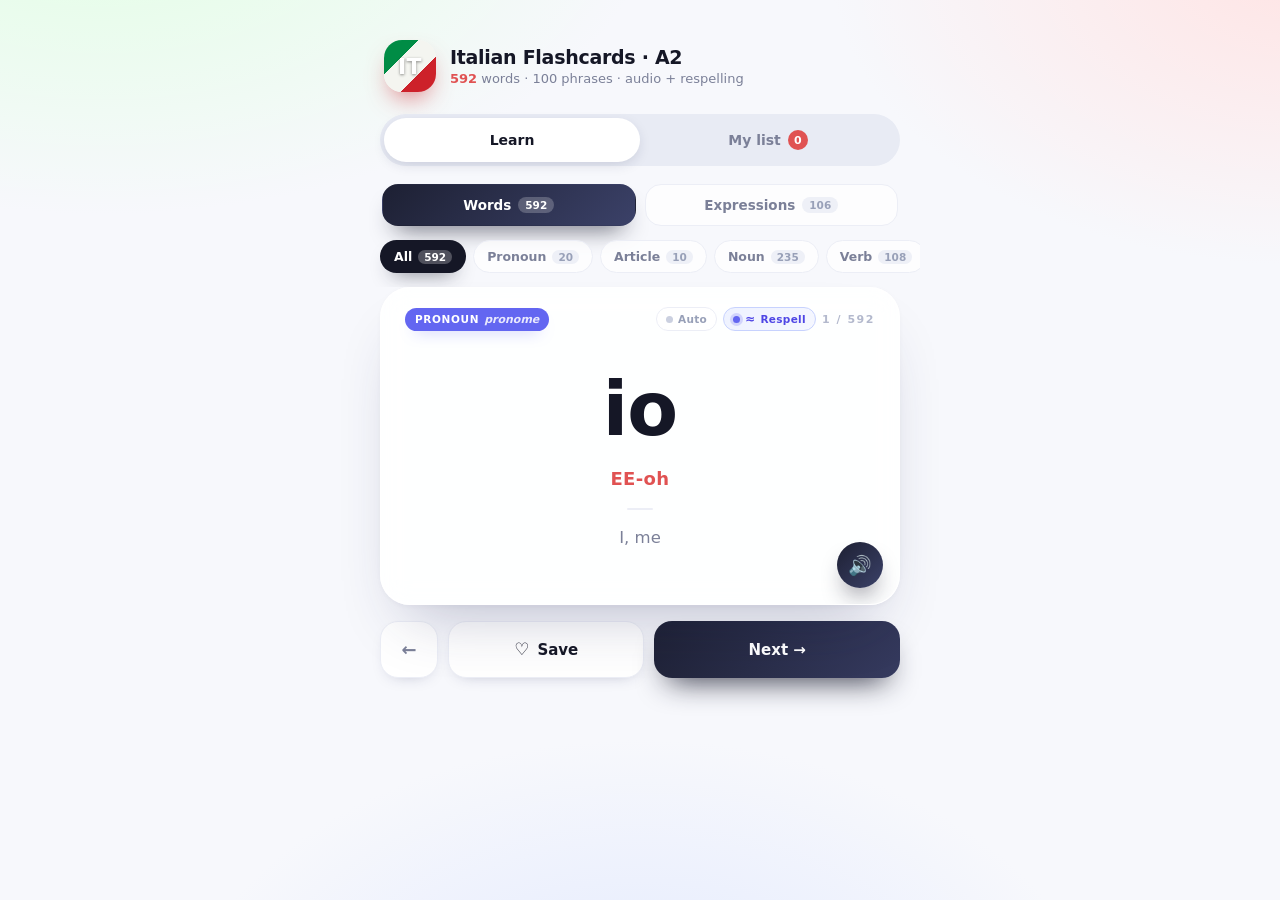
<file: Italian.html>
<!DOCTYPE html>
<html lang="en">
<head>
<meta charset="utf-8">
<meta name="viewport" content="width=device-width, initial-scale=1">
<title>Italian Flashcards · A2 · Audio + Respelling</title>
<style>
  :root{
    --ink:#151726;
    --muted:#7b8098;
    --accent:#e05252;
    --line:#eceef6;
  }

  *{box-sizing:border-box;margin:0;padding:0}

  body{
    font-family:'Inter',-apple-system,BlinkMacSystemFont,'Segoe UI',system-ui,sans-serif;
    -webkit-font-smoothing:antialiased;
    color:var(--ink);
    min-height:100vh;
    display:flex;
    justify-content:center;
    padding:40px 20px 70px;
    background:
      radial-gradient(900px 520px at 8% -12%, #e1ffe3 0%, transparent 62%),
      radial-gradient(820px 520px at 102% -4%, #ffe4e4 0%, transparent 58%),
      radial-gradient(760px 520px at 50% 118%, #e0e8ff 0%, transparent 62%),
      #f7f8fc;
    background-attachment:fixed;
  }

  .app{width:100%;max-width:520px}

  .brand{display:flex;align-items:center;gap:14px;margin-bottom:22px;padding-left:4px}
  .logo{
    width:52px;height:52px;border-radius:18px;flex:none;
    display:grid;place-items:center;
    font-size:22px;font-weight:700;color:#fff;letter-spacing:.02em;
    background:linear-gradient(135deg,#008C45 0%,#008C45 33%,#F4F5F0 33%,#F4F5F0 66%,#CD212A 66%,#CD212A 100%);
    box-shadow:0 12px 26px -10px rgba(205,33,42,.75);
    text-shadow:0 1px 3px rgba(0,0,0,.45);
  }
  h1{font-size:19px;font-weight:700;letter-spacing:-.015em}
  .subtitle{font-size:13px;color:var(--muted);margin-top:3px}
  .subtitle b{color:var(--accent);font-weight:700}

  .tabs{
    position:relative;display:grid;grid-template-columns:1fr 1fr;
    background:#e8ebf4;border-radius:999px;padding:4px;margin-bottom:18px;
    user-select:none;
  }
  .tab{
    position:relative;z-index:1;border:0;background:none;cursor:pointer;
    font:inherit;font-size:14px;font-weight:650;color:var(--muted);
    padding:12px 8px;border-radius:999px;
    display:flex;align-items:center;justify-content:center;gap:7px;
    transition:color .25s;
  }
  .tab.active{color:var(--ink)}
  .indicator{
    position:absolute;top:4px;left:4px;
    width:calc(50% - 4px);height:calc(100% - 8px);
    background:#fff;border-radius:999px;
    box-shadow:0 4px 14px -3px rgba(30,35,80,.18);
    transition:transform .35s cubic-bezier(.2,.8,.3,1);
  }
  .badge{
    min-width:20px;height:20px;padding:0 6px;border-radius:999px;
    background:var(--accent);color:#fff;font-size:11px;font-weight:700;
    display:inline-grid;place-items:center;
  }
  .badge.pop{animation:badgePop .45s ease}

  .panel{animation:popIn .45s cubic-bezier(.2,.8,.3,1) both}
  .hidden{display:none !important}

  .modeswitch{display:flex;gap:9px;margin-bottom:12px;padding:0 2px}
  .mode-chip{
    flex:1;border:1px solid var(--line);cursor:pointer;font:inherit;
    background:rgba(255,255,255,.72);
    border-radius:16px;padding:12px 8px;
    font-size:13.5px;font-weight:650;color:var(--muted);
    display:flex;align-items:center;justify-content:center;gap:7px;
    transition:all .25s;
  }
  .mode-chip .n{
    font-size:10.5px;font-weight:700;padding:2px 7px;border-radius:999px;
    background:#eef0f7;color:#98a0b8;transition:all .25s;
  }
  .mode-chip:hover{border-color:#dfe3f0}
  .mode-chip:active{transform:scale(.98)}
  .mode-chip.active{
    background:linear-gradient(135deg,#1d2033,#3b4168);
    color:#fff;border-color:transparent;
    box-shadow:0 14px 24px -14px rgba(29,32,51,.95);
  }
  .mode-chip.active .n{background:rgba(255,255,255,.22);color:#fff}

  .catbar{
    display:flex;gap:7px;overflow-x:auto;
    padding:2px 20px 14px;margin:0 -20px;
    scrollbar-width:none;-ms-overflow-style:none;
  }
  .catbar::-webkit-scrollbar{display:none}
  .cat{
    flex:none;border:1px solid var(--line);background:rgba(255,255,255,.72);
    border-radius:999px;padding:8px 13px;cursor:pointer;
    font:inherit;font-size:12.5px;font-weight:650;color:var(--muted);
    display:flex;align-items:center;gap:6px;white-space:nowrap;
    transition:all .22s;
  }
  .cat:hover{border-color:#dfe3f0;color:var(--ink)}
  .cat .catn{
    font-size:10.5px;font-weight:700;padding:1px 6px;border-radius:999px;
    background:#eef0f7;color:#98a0b8;transition:all .22s;
  }
  .cat.active{
    background:var(--cat,var(--ink));color:#fff;border-color:transparent;
    box-shadow:0 10px 20px -12px var(--cat,rgba(29,32,51,.9));
  }
  .cat.active .catn{background:rgba(255,255,255,.25);color:#fff}

  .card{
    position:relative;overflow:hidden;
    background:rgba(255,255,255,.88);
    backdrop-filter:blur(14px);
    -webkit-backdrop-filter:blur(14px);
    border:1px solid rgba(255,255,255,.95);
    border-radius:30px;
    padding:18px 24px 26px;
    box-shadow:0 34px 64px -28px rgba(35,40,90,.30), 0 2px 6px rgba(35,40,90,.04);
  }
  .card-top{
    display:flex;justify-content:space-between;align-items:center;
    gap:8px;margin-bottom:6px;min-height:26px;flex-wrap:wrap;
  }
  .posbadge{
    font-size:10.5px;font-weight:700;letter-spacing:.06em;text-transform:uppercase;
    padding:5px 10px;border-radius:999px;
    color:#fff;background:var(--cat,var(--muted));
    box-shadow:0 8px 16px -10px var(--cat,rgba(0,0,0,.4));
    white-space:nowrap;
  }
  .posbadge .zh{
    font-style:italic;font-weight:600;
    opacity:.85;margin-left:5px;letter-spacing:0;
    text-transform:none;font-size:11px;
  }
  .top-right{display:flex;align-items:center;gap:6px;flex:none}

  .auto-chip{
    border:1px solid var(--line);background:rgba(255,255,255,.72);
    border-radius:999px;padding:5px 9px;cursor:pointer;
    font:inherit;font-size:10.5px;font-weight:700;color:#98a0b8;
    letter-spacing:.03em;
    display:flex;align-items:center;gap:5px;
    transition:all .22s;
    white-space:nowrap;
  }
  .auto-chip:hover{border-color:#dfe3f0;color:var(--ink)}
  .auto-chip .dot{
    width:7px;height:7px;border-radius:50%;background:#cbd0e0;
    transition:background .22s,box-shadow .22s;
  }
  .auto-chip.on{
    background:linear-gradient(135deg,#e8fff4,#f0fff9);
    border-color:#b8f0d8;color:#059669;
  }
  .auto-chip.on .dot{
    background:#10b981;
    box-shadow:0 0 0 3px rgba(16,185,129,.22);
  }
  .auto-chip.latin.on{
    background:linear-gradient(135deg,#eef2ff,#f5f7ff);
    border-color:#c7d2fe;color:#4f46e5;
  }
  .auto-chip.latin.on .dot{
    background:#6366f1;
    box-shadow:0 0 0 3px rgba(99,102,241,.22);
  }
  .auto-chip.latin .sym{font-weight:800;font-size:12px;line-height:1}

  .counter{
    font-size:11px;font-weight:700;letter-spacing:.14em;
    text-transform:uppercase;color:#b3b9cd;
    white-space:nowrap;
  }

  .word{
    min-height:240px;
    display:flex;flex-direction:column;align-items:center;justify-content:center;
    text-align:center;padding:6px 0 4px;
  }
  .hanzi{
    font-weight:700;line-height:1.15;letter-spacing:-.01em;
    word-break:break-word;
    cursor:pointer;
    transition:transform .18s, color .18s;
    user-select:none;
    -webkit-tap-highlight-color:transparent;
  }
  .hanzi:hover{color:var(--accent);transform:scale(1.03)}
  .hanzi:active{transform:scale(.97)}
  .hanzi.size-l{font-size:clamp(52px,15vw,74px)}
  .hanzi.size-m{font-size:clamp(34px,10vw,50px)}
  .hanzi.size-s{font-size:clamp(22px,6.2vw,30px);line-height:1.35}

  .pinyin{
    margin-top:14px;
    font-size:clamp(14px,4.1vw,18px);font-weight:650;letter-spacing:.02em;
    color:var(--accent);word-break:break-word;line-height:1.45;
    transition:opacity .3s, transform .3s;
  }
  .pinyin.hide{display:none}

  .english{
    margin-top:16px;font-size:clamp(14px,4vw,16.5px);
    color:var(--muted);font-weight:500;line-height:1.5;
  }
  .english::before{
    content:"";display:block;width:26px;height:2px;border-radius:2px;
    background:var(--line);margin:0 auto 16px;
  }

  .speak-btn{
    position:absolute;bottom:16px;right:16px;
    width:46px;height:46px;border-radius:50%;
    border:0;cursor:pointer;color:#fff;font-size:19px;
    background:linear-gradient(135deg,#1d2033,#3b4168);
    display:grid;place-items:center;
    box-shadow:0 14px 26px -12px rgba(29,32,51,.95);
    transition:transform .15s, box-shadow .25s, background .25s;
    -webkit-tap-highlight-color:transparent;
  }
  .speak-btn:hover{transform:scale(1.06)}
  .speak-btn:active{transform:scale(.94)}
  .speak-btn.speaking{
    background:linear-gradient(135deg,#008C45,#CD212A);
    animation:speakPulse 1s ease-in-out infinite;
  }
  @keyframes speakPulse{
    0%,100%{box-shadow:0 14px 26px -12px rgba(205,33,42,.95), 0 0 0 0 rgba(205,33,42,.55)}
    50%    {box-shadow:0 14px 26px -12px rgba(205,33,42,.95), 0 0 0 14px rgba(205,33,42,0)}
  }

  .actions{display:grid;grid-template-columns:58px 1fr 1.25fr;gap:10px;margin-top:16px}
  .btn{
    border:0;font:inherit;font-size:15px;font-weight:650;
    padding:17px 10px;border-radius:18px;cursor:pointer;
    display:flex;align-items:center;justify-content:center;gap:8px;
    transition:transform .15s, box-shadow .25s, background .25s, color .25s, border-color .25s;
  }
  .btn:active{transform:scale(.97)}
  .btn .ico{font-size:17px;line-height:1}
  .btn.primary{
    background:linear-gradient(135deg,#1d2033,#363b60);
    color:#fff;
    box-shadow:0 16px 30px -14px rgba(29,32,51,.95);
  }
  .btn.primary:hover{box-shadow:0 20px 34px -14px rgba(29,32,51,.95)}
  .btn.ghost{
    background:#fff;color:var(--ink);
    border:1.5px solid var(--line);
    box-shadow:0 6px 16px -10px rgba(35,40,90,.35);
  }
  .btn.ghost:hover{border-color:#dde1ee}
  .btn.ghost.saved{
    background:linear-gradient(135deg,#ffeded,#fff3ee);
    border-color:#ffd2d2;color:var(--accent);
  }
  .btn.prev{
    background:#fff;border:1.5px solid var(--line);color:var(--muted);
    font-size:18px;padding:17px 0;
    box-shadow:0 6px 16px -10px rgba(35,40,90,.35);
  }
  .btn.prev:hover{color:var(--ink);border-color:#dde1ee}

  .saved-head{
    display:flex;align-items:baseline;justify-content:space-between;
    margin-bottom:12px;padding:0 6px;
  }
  .saved-head h2{font-size:15px;font-weight:700}
  .saved-head .meta{font-size:13px;color:var(--muted);font-weight:600}

  .filters{display:flex;gap:7px;margin-bottom:14px;padding:0 2px;flex-wrap:wrap}
  .filter{
    border:1px solid var(--line);background:rgba(255,255,255,.72);
    border-radius:999px;padding:8px 14px;cursor:pointer;
    font:inherit;font-size:12.5px;font-weight:650;color:var(--muted);
    transition:all .22s;
  }
  .filter:hover{border-color:#dfe3f0}
  .filter.active{
    background:var(--ink);color:#fff;border-color:transparent;
    box-shadow:0 10px 20px -12px rgba(29,32,51,.9);
  }

  .saved-list{display:flex;flex-direction:column;gap:10px}

  .saved-item{
    display:flex;align-items:center;gap:12px;cursor:pointer;
    background:rgba(255,255,255,.88);
    backdrop-filter:blur(10px);
    border:1px solid rgba(255,255,255,.95);
    border-radius:20px;padding:12px 14px;
    box-shadow:0 12px 26px -20px rgba(35,40,90,.75);
    animation:slideIn .4s cubic-bezier(.2,.8,.3,1) both;
    transition:transform .18s, box-shadow .25s;
  }
  .saved-item:hover{transform:translateY(-2px);box-shadow:0 18px 32px -20px rgba(35,40,90,.8)}
  .si-hanzi{
    font-weight:700;font-size:19px;line-height:1.25;
    min-width:56px;max-width:100px;text-align:center;
  }
  .si-hanzi.long{font-size:13.5px;max-width:112px}
  .si-info{flex:1;min-width:0}
  .si-line{display:flex;align-items:center;gap:6px;margin-bottom:3px;min-width:0}
  .si-cat{
    font-size:9.5px;font-weight:700;letter-spacing:.05em;text-transform:uppercase;
    padding:2px 7px;border-radius:6px;color:#fff;background:var(--cat,var(--muted));
    white-space:nowrap;flex:none;
  }
  .si-pinyin{
    font-size:12.5px;font-weight:700;color:var(--accent);letter-spacing:.02em;
    white-space:nowrap;overflow:hidden;text-overflow:ellipsis;
  }
  .si-english{
    font-size:13px;color:var(--muted);
    white-space:nowrap;overflow:hidden;text-overflow:ellipsis;
  }
  .si-speak{
    flex:none;width:32px;height:32px;border:0;border-radius:12px;cursor:pointer;
    background:#f2f4fa;color:#6b7290;font-size:14px;
    display:grid;place-items:center;
    transition:background .2s,color .2s,transform .15s;
  }
  .si-speak:hover{background:#e8ebff;color:#3b4168}
  .si-speak:active{transform:scale(.9)}
  .si-speak.speaking{background:#ffe8e8;color:var(--accent)}
  .remove{
    flex:none;width:32px;height:32px;border:0;border-radius:12px;cursor:pointer;
    background:#f2f4fa;color:#9aa0b8;font-size:13px;
    display:grid;place-items:center;
    transition:background .2s,color .2s,transform .15s;
  }
  .remove:hover{background:#ffe8e8;color:var(--accent)}
  .remove:active{transform:scale(.9)}

  .clear-btn{
    margin-top:6px;border:0;background:transparent;cursor:pointer;
    font:inherit;font-size:13px;font-weight:650;color:#9aa0b8;
    padding:14px;border-radius:16px;
    transition:background .2s,color .2s;
  }
  .clear-btn:hover{background:#ffe8e8;color:var(--accent)}

  .empty{text-align:center;padding:54px 20px;color:var(--muted)}
  .empty .icon{font-size:42px;margin-bottom:14px}
  .empty p{font-size:15px;font-weight:700;color:var(--ink);margin-bottom:7px}
  .empty span{font-size:13.5px;line-height:1.55;display:block;max-width:260px;margin:0 auto}

  @keyframes popIn{
    from{opacity:0;transform:translateY(16px) scale(.97)}
    to{opacity:1;transform:none}
  }
  @keyframes slideIn{
    from{opacity:0;transform:translateY(12px)}
    to{opacity:1;transform:none}
  }
  @keyframes badgePop{
    0%{transform:scale(1)}
    45%{transform:scale(1.4)}
    100%{transform:scale(1)}
  }

  .audio-warn{
    display:none;margin-top:12px;padding:11px 14px;border-radius:14px;
    background:#fff7ed;border:1px solid #fed7aa;
    font-size:12px;color:#9a3412;line-height:1.5;
  }
  .audio-warn.show{display:block}

  @media (max-width:400px){
    body{padding:26px 14px 50px}
    .card{padding:16px 18px 22px;border-radius:26px}
    .word{min-height:210px}
    .actions{grid-template-columns:52px 1fr 1.2fr;gap:8px}
    .btn{font-size:14px;padding:16px 8px}
    .speak-btn{width:42px;height:42px;font-size:17px;bottom:14px;right:14px}
    .auto-chip{padding:4px 7px;font-size:10px}
  }
</style>
</head>
<body>

<div class="app">
  <header class="brand">
    <div class="logo">IT</div>
    <div>
      <h1>Italian Flashcards · A2</h1>
      <p class="subtitle"><b id="totalCount">0</b> words · 100 phrases · audio + respelling</p>
    </div>
  </header>

  <nav class="tabs">
    <span class="indicator" id="indicator"></span>
    <button class="tab active" data-tab="learn">Learn</button>
    <button class="tab" data-tab="saved">My list <span class="badge" id="badge">0</span></button>
  </nav>

  <section class="panel" id="panel-learn">

    <div class="modeswitch">
      <button class="mode-chip active" data-mode="words">
        Words <span class="n" id="nWords">0</span>
      </button>
      <button class="mode-chip" data-mode="expressions">
        Expressions <span class="n" id="nExpr">0</span>
      </button>
    </div>

    <div class="catbar" id="catbar"></div>

    <div class="card" id="card">
      <div class="card-top">
        <span class="posbadge" id="posbadge"></span>
        <div class="top-right">
          <button class="auto-chip" id="autoChip" title="Toggle auto-play">
            <span class="dot"></span>Auto
          </button>
          <button class="auto-chip latin" id="latinChip" title="Toggle pronunciation respelling">
            <span class="dot"></span><span class="sym">≈</span>Respell
          </button>
          <span class="counter" id="counter">1 / 1</span>
        </div>
      </div>
      <div class="word" id="word">
        <div class="hanzi size-l" id="hanzi" title="Click to hear">ciao</div>
        <div class="pinyin" id="pinyin">CHOW</div>
        <div class="english" id="english">hi, bye</div>
      </div>
      <button class="speak-btn" id="speakBtn" title="Listen (Space)">🔊</button>
    </div>

    <div class="audio-warn" id="audioWarn">
      ⚠️ No Italian voice detected yet. If audio is silent, make sure an Italian voice is installed in your Android text-to-speech settings, then reload this page.
    </div>

    <div class="actions">
      <button class="btn prev" id="prevBtn" title="Previous (←)">←</button>
      <button class="btn ghost" id="saveBtn" title="Save (S)">
        <span class="ico">♡</span>Save
      </button>
      <button class="btn primary" id="nextBtn" title="Next (→)">Next →</button>
    </div>
  </section>

  <section class="panel hidden" id="panel-saved">
    <div class="saved-head">
      <h2>My list</h2>
      <span class="meta" id="savedMeta">0 saved</span>
    </div>

    <div class="filters" id="filters">
      <button class="filter active" data-filter="all">All</button>
      <button class="filter" data-filter="words">Words</button>
      <button class="filter" data-filter="expressions">Expressions</button>
    </div>

    <div class="saved-list" id="savedList"></div>
  </section>
</div>

<script>
/* =====================================================================
   CATEGORY META
   ===================================================================== */

const CATS = {
  pronoun:     { label:'Pronoun',      it:'pronome',       color:'#6366f1' },
  article:     { label:'Article',      it:'articolo',      color:'#8b5cf6' },
  noun:        { label:'Noun',         it:'sostantivo',    color:'#0ea5e9' },
  verb:        { label:'Verb',         it:'verbo',         color:'#ef4444' },
  adjective:   { label:'Adjective',    it:'aggettivo',     color:'#f97316' },
  adverb:      { label:'Adverb',       it:'avverbio',      color:'#eab308' },
  preposition: { label:'Preposition',  it:'preposizione',  color:'#22c55e' },
  conjunction: { label:'Conjunction',  it:'congiunzione',  color:'#14b8a6' },
  number:      { label:'Number',       it:'numero',        color:'#a855f7' },
  time:        { label:'Time word',    it:'tempo',         color:'#ec4899' },
  question:    { label:'Question word',it:'interrogativo', color:'#f43f5e' },
  particle:    { label:'Particle',     it:'particella',    color:'#94a3b8' },

  greeting:    { label:'Greeting',     it:'saluti',        color:'#10b981' },
  intro:       { label:'Introduce',    it:'presentarsi',   color:'#3b82f6' },
  language:    { label:'Language',     it:'lingua',        color:'#6366f1' },
  daily:       { label:'Daily life',   it:'quotidiano',    color:'#f59e0b' },
  shopping:    { label:'Shopping',     it:'shopping',      color:'#ec4899' },
  directions:  { label:'Directions',   it:'indicazioni',   color:'#14b8a6' },
  social:      { label:'Social',       it:'sociale',       color:'#8b5cf6' },
  feelings:    { label:'Feelings',     it:'sentimenti',    color:'#f43f5e' },
  weather:     { label:'Weather',      it:'tempo',         color:'#0ea5e9' },
  wishes:      { label:'Wishes',       it:'auguri',        color:'#d946ef' }
};

const CAT_ORDER = [
  'pronoun','article','noun','verb','adjective','adverb',
  'preposition','conjunction','number','time','question','particle',
  'greeting','intro','language','daily','shopping','directions','social','feelings','weather','wishes'
];

/* =====================================================================
   WORD DATA   [ italian, respelling, english ]
   ===================================================================== */

const RAW_WORDS = {

  pronoun: [
    ['io','EE-oh','I, me'],
    ['tu','too','you (informal)'],
    ['lui','LOO-ee','he, him'],
    ['lei','lay','she, her'],
    ['Lei','lay','you (formal)'],
    ['noi','noy','we, us'],
    ['voi','voy','you all'],
    ['loro','LOH-roh','they, them'],
    ['mi','mee','me (object)'],
    ['ti','tee','you (object)'],
    ['ci','chee','us, there'],
    ['vi','vee','you all (object)'],
    ['si','see','oneself'],
    ['sé','seh','oneself (stressed)'],
    ['questo','KWEH-stoh','this'],
    ['quello','KWEHL-loh','that'],
    ['qualcuno','kwahl-KOO-noh','someone'],
    ['qualcosa','kwahl-KOH-zah','something'],
    ['niente','NYEHN-teh','nothing'],
    ['ognuno','oh-NYOO-noh','everyone']
  ],

  article: [
    ['il','eel','the (m. sg.)'],
    ['lo','loh','the (m. sg. before s+cons.)'],
    ['la','lah','the (f. sg.)'],
    ['i','ee','the (m. pl.)'],
    ['gli','lyee','the (m. pl. before vowel)'],
    ['le','leh','the (f. pl.)'],
    ['un','oon','a, an (m.)'],
    ['uno','OO-noh','a, an (m. before s+cons.)'],
    ['una','OO-nah','a, an (f.)'],
    ["un'","oon","a, an (f. before vowel)"]
  ],

  noun: [
    ['padre','PAH-dreh','father'],
    ['madre','MAH-dreh','mother'],
    ['papà','pah-PAH','dad'],
    ['mamma','MAHM-mah','mom'],
    ['fratello','frah-TEHL-loh','brother'],
    ['sorella','soh-REHL-lah','sister'],
    ['figlio','FEEL-yoh','son'],
    ['figlia','FEEL-yah','daughter'],
    ['nonno','NOHN-noh','grandfather'],
    ['nonna','NOHN-nah','grandmother'],
    ['zio','TSEE-oh','uncle'],
    ['zia','TSEE-ah','aunt'],
    ['cugino','koo-JEE-noh','cousin (m.)'],
    ['cugina','koo-JEE-nah','cousin (f.)'],
    ['marito','mah-REE-toh','husband'],
    ['moglie','MOHL-yeh','wife'],
    ['bambino','bahm-BEE-noh','child (m.)'],
    ['bambina','bahm-BEE-nah','child (f.)'],
    ['ragazzo','rah-GAHT-tsoh','boy'],
    ['ragazza','rah-GAHT-tsah','girl'],
    ['uomo','WOH-moh','man'],
    ['donna','DOHN-nah','woman'],
    ['persona','pehr-SOH-nah','person'],
    ['amico','ah-MEE-koh','friend (m.)'],
    ['amica','ah-MEE-kah','friend (f.)'],
    ['famiglia','fah-MEEL-yah','family'],
    ['nome','NOH-meh','name'],
    ['signore','see-NYOH-reh','sir, mister'],
    ['signora','see-NYOH-rah','madam, missus'],
    ['insegnante','een-seh-NYAHN-teh','teacher'],
    ['studente','stoo-DEHN-teh','student (m.)'],
    ['studentessa','stoo-dehn-TEHS-sah','student (f.)'],
    ['medico','MEH-dee-koh','doctor'],
    ['dottore','doht-TOH-reh','doctor'],
    ['infermiere','een-fehr-MYEH-reh','nurse'],
    ['avvocato','ahv-voh-KAH-toh','lawyer'],
    ['ingegnere','een-jeh-NYEH-reh','engineer'],
    ['cameriere','kah-meh-RYEH-reh','waiter'],
    ['cuoco','KWOH-koh','cook'],
    ['autista','ow-TEE-stah','driver'],
    ['poliziotto','poh-lee-TSYOHT-toh','police officer'],
    ['operaio','oh-peh-RYE-oh','worker'],
    ['contadino','kohn-tah-DEE-noh','farmer'],
    ['scrittore','skreet-TOH-reh','writer'],
    ['acqua','AH-kwah','water'],
    ['pane','PAH-neh','bread'],
    ['pasta','PAH-stah','pasta'],
    ['pizza','PEET-tsah','pizza'],
    ['riso','REE-zoh','rice'],
    ['carne','KAR-neh','meat'],
    ['pesce','PEH-sheh','fish'],
    ['pollo','POHL-loh','chicken'],
    ['uovo','WOH-voh','egg'],
    ['formaggio','fohr-MAHD-joh','cheese'],
    ['latte','LAHT-teh','milk'],
    ['burro','BOOR-roh','butter'],
    ['olio','OH-lyoh','oil'],
    ['sale','SAH-leh','salt'],
    ['pepe','PEH-peh','pepper'],
    ['zucchero','TSOO-keh-roh','sugar'],
    ['frutta','FROOT-tah','fruit'],
    ['mela','MEH-lah','apple'],
    ['banana','bah-NAH-nah','banana'],
    ['arancia','ah-RAHN-chah','orange'],
    ['uva','OO-vah','grape'],
    ['fragola','FRAH-goh-lah','strawberry'],
    ['limone','lee-MOH-neh','lemon'],
    ['pomodoro','poh-moh-DOH-roh','tomato'],
    ['patata','pah-TAH-tah','potato'],
    ['cipolla','chee-POHL-lah','onion'],
    ['insalata','een-sah-LAH-tah','salad'],
    ['verdura','vehr-DOO-rah','vegetable'],
    ['vino','VEE-noh','wine'],
    ['birra','BEER-rah','beer'],
    ['caffè','kahf-FEH','coffee'],
    ['tè','teh','tea'],
    ['succo','SOOK-koh','juice'],
    ['colazione','koh-laht-TSYOH-neh','breakfast'],
    ['pranzo','PRAHN-tsoh','lunch'],
    ['cena','CHEH-nah','dinner'],
    ['ristorante','ree-stoh-RAHN-teh','restaurant'],
    ['menù','meh-NOO','menu'],
    ['conto','KOHN-toh','bill'],
    ['gelato','jeh-LAH-toh','ice cream'],
    ['cioccolato','choh-koh-LAH-toh','chocolate'],
    ['dolce','DOHL-cheh','dessert'],
    ['torta','TOHR-tah','cake'],
    ['cane','KAH-neh','dog'],
    ['gatto','GAHT-toh','cat'],
    ['uccello','oot-CHEHL-loh','bird'],
    ['cavallo','kah-VAHL-loh','horse'],
    ['mucca','MOOK-kah','cow'],
    ['pecora','PEH-koh-rah','sheep'],
    ['maiale','mah-YAH-leh','pig'],
    ['topo','TOH-poh','mouse'],
    ['coniglio','koh-NEEL-yoh','rabbit'],
    ['leone','leh-OH-neh','lion'],
    ['tigre','TEE-greh','tiger'],
    ['elefante','eh-leh-FAHN-teh','elephant'],
    ['scimmia','SHEEM-myah','monkey'],
    ['casa','KAH-zah','house, home'],
    ['scuola','SKWOH-lah','school'],
    ['università','oo-nee-vehr-see-TAH','university'],
    ['ospedale','oh-speh-DAH-leh','hospital'],
    ['negozio','neh-GOH-tsyoh','shop'],
    ['ufficio','oof-FEE-choh','office'],
    ['banca','BAHN-kah','bank'],
    ['aeroporto','ah-eh-roh-POHR-toh','airport'],
    ['stazione','staht-TSYOH-neh','station'],
    ['parco','PAR-koh','park'],
    ['biblioteca','bee-blee-oh-TEH-kah','library'],
    ['museo','moo-ZEH-oh','museum'],
    ['chiesa','KYEH-zah','church'],
    ['piazza','PYAHT-tsah','square'],
    ['strada','STRAH-dah','street'],
    ['città','cheet-TAH','city'],
    ['paese','pah-EH-zeh','village, country'],
    ['mare','MAH-reh','sea'],
    ['montagna','mohn-TAH-nyah','mountain'],
    ['fiume','FYOO-meh','river'],
    ['lago','LAH-goh','lake'],
    ['spiaggia','SPYAHD-jah','beach'],
    ['albergo','ahl-BEHR-goh','hotel'],
    ['supermercato','soo-pehr-mehr-KAH-toh','supermarket'],
    ['mercato','mehr-KAH-toh','market'],
    ['bagno','BAH-nyoh','bathroom'],
    ['cucina','koo-CHEE-nah','kitchen'],
    ['camera','KAH-meh-rah','room, bedroom'],
    ['libro','LEE-broh','book'],
    ['penna','PEHN-nah','pen'],
    ['matita','mah-TEE-tah','pencil'],
    ['carta','KAR-tah','paper'],
    ['tavolo','TAH-voh-loh','table'],
    ['sedia','SEH-dyah','chair'],
    ['letto','LEHT-toh','bed'],
    ['porta','POHR-tah','door'],
    ['finestra','fee-NEH-strah','window'],
    ['telefono','teh-LEH-foh-noh','telephone'],
    ['cellulare','chehl-loo-LAH-reh','mobile phone'],
    ['computer','kohm-PYOO-tehr','computer'],
    ['televisione','teh-leh-vee-ZYOH-neh','television'],
    ['macchina','MAHK-kee-nah','car, machine'],
    ['bicicletta','bee-chee-KLEHT-tah','bicycle'],
    ['treno','TREH-noh','train'],
    ['aereo','ah-EH-reh-oh','airplane'],
    ['autobus','OW-toh-boos','bus'],
    ['vestiti','veh-STEE-tee','clothes'],
    ['camicia','kah-MEE-chah','shirt'],
    ['pantaloni','pahn-tah-LOH-nee','trousers'],
    ['gonna','GOHN-nah','skirt'],
    ['scarpe','SKAR-peh','shoes'],
    ['cappello','kahp-PEHL-loh','hat'],
    ['borsa','BOHR-sah','bag'],
    ['valigia','vah-LEE-jah','suitcase'],
    ['soldi','SOHL-dee','money'],
    ['portafoglio','pohr-tah-FOHL-yoh','wallet'],
    ['chiave','KYAH-veh','key'],
    ['ombrello','ohm-BREHL-loh','umbrella'],
    ['occhiali','ohk-KYAH-lee','glasses'],
    ['orologio','oh-roh-LOH-joh','watch, clock'],
    ['regalo','reh-GAH-loh','gift'],
    ['bicchiere','beek-KYEH-reh','glass'],
    ['piatto','PYAHT-toh','plate'],
    ['tazza','TAHT-tsah','cup'],
    ['forchetta','fohr-KEHT-tah','fork'],
    ['coltello','kohl-TEHL-loh','knife'],
    ['cucchiaio','kook-KYAH-yoh','spoon'],
    ['bottiglia','boht-TEEL-yah','bottle'],
    ['scatola','SKAH-toh-lah','box'],
    ['testa','TEH-stah','head'],
    ['occhio','OH-kyoh','eye'],
    ['occhi','OH-kee','eyes'],
    ['naso','NAH-zoh','nose'],
    ['bocca','BOHK-kah','mouth'],
    ['orecchio','oh-REH-kyoh','ear'],
    ['mano','MAH-noh','hand'],
    ['piede','PYEH-deh','foot'],
    ['cuore','KWOH-reh','heart'],
    ['corpo','KOHR-poh','body'],
    ['capelli','kah-PEHL-lee','hair'],
    ['faccia','FAH-chah','face'],
    ['viso','VEE-zoh','face'],
    ['gamba','GAHM-bah','leg'],
    ['braccio','BRAH-choh','arm'],
    ['dente','DEHN-teh','tooth'],
    ['stomaco','STOH-mah-koh','stomach'],
    ['schiena','SKYEH-nah','back'],
    ['collo','KOHL-loh','neck'],
    ['dito','DEE-toh','finger'],
    ['sole','SOH-leh','sun'],
    ['luna','LOO-nah','moon'],
    ['stella','STEHL-lah','star'],
    ['cielo','CHEH-loh','sky'],
    ['vento','VEHN-toh','wind'],
    ['pioggia','PYOHD-jah','rain'],
    ['neve','NEH-veh','snow'],
    ['nuvola','NOO-voh-lah','cloud'],
    ['albero','AHL-beh-roh','tree'],
    ['fiore','FYOH-reh','flower'],
    ['erba','EHR-bah','grass'],
    ['fuoco','FWOH-koh','fire'],
    ['terra','TEHR-rah','earth'],
    ['aria','AH-ryah','air'],
    ['tempo','TEHM-poh','weather, time'],
    ['natura','nah-TOO-rah','nature'],
    ['lavoro','lah-VOH-roh','work, job'],
    ['problema','proh-BLEH-mah','problem'],
    ['cosa','KOH-zah','thing'],
    ['significato','see-nyee-fee-KAH-toh','meaning'],
    ['modo','MOH-doh','way, manner'],
    ['metodo','MEH-toh-doh','method'],
    ['lingua','LEEN-gwah','language, tongue'],
    ['italiano','ee-tah-LYAH-noh','Italian'],
    ['inglese','een-GLEH-zeh','English'],
    ['storia','STOH-ryah','history, story'],
    ['musica','MOO-zee-kah','music'],
    ['film','feelm','film, movie'],
    ['canzone','kahn-TSOH-neh','song'],
    ['hobby','OHB-bee','hobby'],
    ['abitudine','ah-bee-TOO-dee-neh','habit'],
    ['opportunità','ohp-pohr-too-nee-TAH','opportunity'],
    ['mondo','MOHN-doh','world'],
    ['vita','VEE-tah','life'],
    ['cultura','kool-TOO-rah','culture'],
    ['colore','koh-LOH-reh','color'],
    ['amore','ah-MOH-reh','love'],
    ['amicizia','ah-mee-CHEET-tsyah','friendship'],
    ['salute','sah-LOO-teh','health'],
    ['pace','PAH-cheh','peace'],
    ['guerra','GWEHR-rah','war'],
    ['verità','veh-ree-TAH','truth'],
    ['bugia','boo-JEE-ah','lie'],
    ['idea','ee-DEH-ah','idea'],
    ['domanda','doh-MAHN-dah','question'],
    ['risposta','ree-SPOHS-tah','answer']
  ],

  verb: [
    ['essere','EHS-seh-reh','to be'],
    ['avere','ah-VEH-reh','to have'],
    ['fare','FAH-reh','to do, make'],
    ['dire','DEE-reh','to say'],
    ['stare','STAH-reh','to stay, be'],
    ['sapere','sah-PEH-reh','to know'],
    ['potere','poh-TEH-reh','can, to be able'],
    ['dovere','doh-VEH-reh','must, to have to'],
    ['volere','voh-LEH-reh','to want'],
    ['andare','ahn-DAH-reh','to go'],
    ['venire','veh-NEE-reh','to come'],
    ['camminare','kahm-mee-NAH-reh','to walk'],
    ['correre','KOHR-reh-reh','to run'],
    ['volare','voh-LAH-reh','to fly'],
    ['uscire','oo-SHEE-reh','to go out'],
    ['entrare','ehn-TRAH-reh','to enter'],
    ['salire','sah-LEE-reh','to go up'],
    ['scendere','SHEHN-deh-reh','to go down'],
    ['partire','par-TEE-reh','to leave, depart'],
    ['arrivare','ar-ree-VAH-reh','to arrive'],
    ['tornare','tohr-NAH-reh','to return'],
    ['passare','pahs-SAH-reh','to pass'],
    ['lasciare','lah-SHAH-reh','to leave (something)'],
    ['girare','jee-RAH-reh','to turn'],
    ['mangiare','mahn-JAH-reh','to eat'],
    ['bere','BEH-reh','to drink'],
    ['dormire','dohr-MEE-reh','to sleep'],
    ['svegliarsi','zveh-LYAR-see','to wake up'],
    ['alzarsi','ahl-TSAR-see','to get up'],
    ['lavare','lah-VAH-reh','to wash'],
    ['lavarsi','lah-VAR-see','to wash oneself'],
    ['vestirsi','veh-STEER-see','to get dressed'],
    ['mettersi','MEHT-tehr-see','to put on'],
    ['togliersi','TOHL-yehr-see','to take off'],
    ['cucinare','koo-chee-NAH-reh','to cook'],
    ['pulire','poo-LEE-reh','to clean'],
    ['comprare','kohm-PRAH-reh','to buy'],
    ['vendere','VEHN-deh-reh','to sell'],
    ['usare','oo-ZAH-reh','to use'],
    ['parlare','par-LAH-reh','to speak'],
    ['ascoltare','ah-skohl-TAH-reh','to listen'],
    ['guardare','gwar-DAH-reh','to watch, look'],
    ['vedere','veh-DEH-reh','to see'],
    ['leggere','LEHD-jeh-reh','to read'],
    ['scrivere','SKREE-veh-reh','to write'],
    ['cantare','kahn-TAH-reh','to sing'],
    ['chiedere','KYEH-deh-reh','to ask'],
    ['rispondere','ree-SPOHN-deh-reh','to answer'],
    ['telefonare','teh-leh-foh-NAH-reh','to phone'],
    ['chiamare','kyah-MAH-reh','to call'],
    ['raccontare','rahk-kohn-TAH-reh','to tell'],
    ['salutare','sah-loo-TAH-reh','to greet'],
    ['piacere','pyah-CHEH-reh','to please, like'],
    ['amare','ah-MAH-reh','to love'],
    ['odiare','oh-DYAH-reh','to hate'],
    ['conoscere','koh-NOH-sheh-reh','to know (person)'],
    ['capire','kah-PEE-reh','to understand'],
    ['ricordare','ree-kohr-DAH-reh','to remember'],
    ['dimenticare','dee-mehn-tee-KAH-reh','to forget'],
    ['pensare','pehn-SAH-reh','to think'],
    ['credere','KREH-deh-reh','to believe'],
    ['sperare','speh-RAH-reh','to hope'],
    ['preparare','preh-pah-RAH-reh','to prepare'],
    ['decidere','deh-CHEE-deh-reh','to decide'],
    ['preoccuparsi','preh-ohk-koo-PAR-see','to worry'],
    ['sentire','sehn-TEE-reh','to hear, feel'],
    ['sembrare','sehm-BRAH-reh','to seem'],
    ['imparare','eem-pah-RAH-reh','to learn'],
    ['studiare','stoo-DYAH-reh','to study'],
    ['insegnare','een-seh-NYAH-reh','to teach'],
    ['lavorare','lah-voh-RAH-reh','to work'],
    ['aiutare','ah-yoo-TAH-reh','to help'],
    ['cominciare','koh-meen-CHAH-reh','to begin'],
    ['finire','fee-NEE-reh','to finish'],
    ['aspettare','ah-speht-TAH-reh','to wait'],
    ['cercare','chehr-KAH-reh','to look for'],
    ['trovare','troh-VAH-reh','to find'],
    ['provare','proh-VAH-reh','to try'],
    ['riuscire','ryoo-SHEE-reh','to succeed, manage'],
    ['giocare','joh-KAH-reh','to play'],
    ['viaggiare','vyahd-JAH-reh','to travel'],
    ['nuotare','nwoh-TAH-reh','to swim'],
    ['ballare','bahl-LAH-reh','to dance'],
    ['ridere','REE-deh-reh','to laugh'],
    ['piangere','PYAHN-jeh-reh','to cry'],
    ['divertirsi','dee-vehr-TEER-see','to have fun'],
    ['riposare','ree-poh-ZAH-reh','to rest'],
    ['aprire','ah-PREE-reh','to open'],
    ['chiudere','KYOO-deh-reh','to close'],
    ['prendere','PREHN-deh-reh','to take'],
    ['mettere','MEHT-teh-reh','to put'],
    ['mandare','mahn-DAH-reh','to send'],
    ['ricevere','ree-CHEH-veh-reh','to receive'],
    ['prestare','preh-STAH-reh','to lend'],
    ['cambiare','kahm-BYAH-reh','to change'],
    ['riparare','ree-pah-RAH-reh','to repair'],
    ['incontrare','een-kohn-TRAH-reh','to meet'],
    ['dare','DAH-reh','to give'],
    ['tenere','teh-NEH-reh','to keep, hold'],
    ['scegliere','SHEL-yeh-reh','to choose'],
    ['seguire','seh-GWEE-reh','to follow'],
    ['vincere','VEEN-cheh-reh','to win'],
    ['perdere','PEHR-deh-reh','to lose'],
    ['rompere','ROHM-peh-reh','to break'],
    ['portare','pohr-TAH-reh','to bring, carry'],
    ['pagare','pah-GAH-reh','to pay'],
    ['costare','koh-STAH-reh','to cost'],
    ['servire','sehr-VEE-reh','to serve, need']
  ],

  adjective: [
    ['bello','BEHL-loh','beautiful'],
    ['brutto','BROOT-toh','ugly'],
    ['grande','GRAHN-deh','big'],
    ['piccolo','PEEK-koh-loh','small'],
    ['alto','AHL-toh','tall, high'],
    ['basso','BAHS-soh','short, low'],
    ['lungo','LOON-goh','long'],
    ['corto','KOHR-toh','short'],
    ['nuovo','NWOH-voh','new'],
    ['vecchio','VEHK-kyoh','old'],
    ['giovane','JOH-vah-neh','young'],
    ['anziano','ahn-TSYAH-noh','elderly'],
    ['veloce','veh-LOH-cheh','fast'],
    ['lento','LEHN-toh','slow'],
    ['caldo','KAHL-doh','hot'],
    ['freddo','FREHD-doh','cold'],
    ['tiepido','TYEHP-pee-doh','warm'],
    ['fresco','FREH-skoh','cool, fresh'],
    ['caro','KAH-roh','expensive, dear'],
    ['economico','eh-koh-NOH-mee-koh','cheap'],
    ['facile','FAH-chee-leh','easy'],
    ['difficile','deef-FEE-chee-leh','difficult'],
    ['giusto','JOOS-toh','right, correct'],
    ['sbagliato','zbah-LYAH-toh','wrong'],
    ['vero','VEH-roh','true'],
    ['falso','FAHL-soh','false'],
    ['presto','PREH-stoh','early'],
    ['tardi','TAR-dee','late'],
    ['lontano','lohn-TAH-noh','far'],
    ['vicino','vee-CHEE-noh','near'],
    ['chiaro','KYAH-roh','light, clear'],
    ['scuro','SKOO-roh','dark'],
    ['profondo','proh-FOHN-doh','deep'],
    ['sottile','soht-TEE-leh','thin'],
    ['largo','LAR-goh','wide'],
    ['stretto','STREHT-toh','narrow'],
    ['grasso','GRAHS-soh','fat'],
    ['magro','MAH-groh','thin'],
    ['sano','SAH-noh','healthy'],
    ['malato','mah-LAH-toh','sick'],
    ['felice','feh-LEE-cheh','happy'],
    ['contento','kohn-TEHN-toh','glad'],
    ['triste','TREE-steh','sad'],
    ['stanco','STAHN-koh','tired'],
    ['occupato','ohk-koo-PAH-toh','busy'],
    ['libero','LEE-beh-roh','free'],
    ['pulito','poo-LEE-toh','clean'],
    ['sporco','SPOHR-koh','dirty'],
    ['rumoroso','roo-moh-ROH-zoh','noisy'],
    ['silenzioso','see-lehn-TSYOH-zoh','quiet'],
    ['pieno','PYEH-noh','full'],
    ['vuoto','VWOH-toh','empty'],
    ['sicuro','see-KOO-roh','safe'],
    ['pericoloso','peh-ree-koh-LOH-zoh','dangerous'],
    ['interessante','een-teh-rehs-SAHN-teh','interesting'],
    ['noioso','noh-YOH-zoh','boring'],
    ['importante','eem-pohr-TAHN-teh','important'],
    ['semplice','SEHM-plee-cheh','simple'],
    ['complicato','kohm-plee-KAH-toh','complicated'],
    ['strano','STRAH-noh','strange'],
    ['speciale','speh-CHAH-leh','special'],
    ['intelligente','een-tehl-lee-JEHN-teh','intelligent'],
    ['pigro','PEE-groh','lazy'],
    ['coraggioso','koh-rahd-JOH-zoh','brave'],
    ['nervoso','nehr-VOH-zoh','nervous'],
    ['soddisfatto','sohd-dee-SFAHT-toh','satisfied'],
    ['gentile','jehn-TEE-leh','kind'],
    ['simpatico','seem-PAH-tee-koh','nice, likeable'],
    ['antipatico','ahn-tee-PAH-tee-koh','unpleasant'],
    ['ricco','REEK-koh','rich'],
    ['povero','POH-veh-roh','poor'],
    ['forte','FOHR-teh','strong'],
    ['debole','DEH-boh-leh','weak'],
    ['sposato','spoh-ZAH-toh','married'],
    ['dolce','DOHL-cheh','sweet'],
    ['salato','sah-LAH-toh','salty'],
    ['amaro','ah-MAH-roh','bitter'],
    ['aspro','AH-sproh','sour'],
    ['pronto','PROHN-toh','ready'],
    ['matto','MAHT-toh','crazy']
  ],

  adverb: [
    ['molto','MOHL-toh','very'],
    ['troppo','TROHP-poh','too much'],
    ['estremamente','eh-streh-mah-MEHN-teh','extremely'],
    ['davvero','dahv-VEH-roh','really'],
    ['più','pyoo','more'],
    ['meno','MEH-noh','less'],
    ['anche','AHN-keh','also'],
    ['tutto','TOOT-toh','everything, all'],
    ['solo','SOH-loh','only'],
    ['già','jah','already'],
    ['ancora','ahn-KOH-rah','still, again'],
    ['appena','ahp-PEH-nah','just'],
    ['spesso','SPEHS-soh','often'],
    ['sempre','SEHM-preh','always'],
    ['mai','my','never'],
    ['raramente','rah-rah-MEHN-teh','rarely'],
    ['insieme','een-SYEH-meh','together'],
    ['probabilmente','proh-bah-beel-MEHN-teh','probably'],
    ['forse','FOHR-seh','maybe'],
    ['sicuramente','see-koo-rah-MEHN-teh','surely'],
    ['certo','CHEHR-toh','certainly'],
    ['quasi','KWAH-zee','almost'],
    ['non','nohn','not'],
    ['poi','poy','then'],
    ['prima','PREE-mah','before'],
    ['dopo','DOH-poh','after'],
    ['adesso','ah-DEHS-soh','now'],
    ['ora','OH-rah','now'],
    ['subito','SOO-bee-toh','immediately'],
    ['qui','kwee','here'],
    ['lì','lee','there'],
    ['là','lah','there'],
    ['bene','BEH-neh','well'],
    ['male','MAH-leh','badly'],
    ['anche se','AHN-keh seh','even if']
  ],

  preposition: [
    ['di','dee','of'],
    ['a','ah','to, at'],
    ['da','dah','from'],
    ['in','een','in'],
    ['con','kohn','with'],
    ['su','soo','on'],
    ['per','pehr','for'],
    ['tra','trah','between'],
    ['fra','frah','between'],
    ['verso','VEHR-soh','towards'],
    ['contro','KOHN-troh','against'],
    ['senza','SEHN-tsah','without'],
    ['sotto','SOHT-toh','under'],
    ['sopra','SOH-prah','over'],
    ['dentro','DEHN-troh','inside'],
    ['fuori','FWOH-ree','outside'],
    ['davanti','dah-VAHN-tee','in front of'],
    ['dietro','DYEH-troh','behind'],
    ['accanto','ahk-KAHN-toh','next to'],
    ['durante','doo-RAHN-teh','during']
  ],

  conjunction: [
    ['e','eh','and'],
    ['o','oh','or'],
    ['ma','mah','but'],
    ['però','peh-ROH','but, however'],
    ['perché','pehr-KEH','because, why'],
    ['se','seh','if'],
    ['quando','KWAHN-doh','when'],
    ['mentre','MEHN-treh','while'],
    ['siccome','seek-KOH-meh','since'],
    ['quindi','KWEEN-dee','therefore'],
    ['allora','ahl-LOH-rah','then'],
    ['nonostante','noh-noh-STAHN-teh','despite'],
    ['benché','behn-KEH','although'],
    ['affinché','ahf-feen-KEH','so that'],
    ['oppure','ohp-POO-reh','or else']
  ],

  number: [
    ['zero','TSEH-roh','zero'],
    ['uno','OO-noh','one'],
    ['due','DOO-eh','two'],
    ['tre','treh','three'],
    ['quattro','KWAHT-troh','four'],
    ['cinque','CHEEN-kweh','five'],
    ['sei','say','six'],
    ['sette','SEHT-teh','seven'],
    ['otto','OHT-toh','eight'],
    ['nove','NOH-veh','nine'],
    ['dieci','DYEH-chee','ten'],
    ['undici','OON-dee-chee','eleven'],
    ['dodici','DOH-dee-chee','twelve'],
    ['venti','VEHN-tee','twenty'],
    ['cento','CHEHN-toh','hundred'],
    ['mille','MEEL-leh','thousand'],
    ['milione','mee-LYOH-neh','million'],
    ['primo','PREE-moh','first'],
    ['secondo','seh-KOHN-doh','second'],
    ['terzo','TEHR-tsoh','third']
  ],

  time: [
    ['oggi','OHD-jee','today'],
    ['domani','doh-MAH-nee','tomorrow'],
    ['ieri','YEH-ree','yesterday'],
    ['dopodomani','doh-poh-doh-MAH-nee','day after tomorrow'],
    ['mattina','maht-TEE-nah','morning'],
    ['pomeriggio','poh-meh-REED-joh','afternoon'],
    ['sera','SEH-rah','evening'],
    ['notte','NOHT-teh','night'],
    ['mezzogiorno','mehd-dzoh-JOHR-noh','noon'],
    ['mezzanotte','mehd-dzah-NOHT-teh','midnight'],
    ['anno','AHN-noh','year'],
    ['mese','MEH-zeh','month'],
    ['settimana','seht-tee-MAH-nah','week'],
    ['giorno','JOHR-noh','day'],
    ['lunedì','loo-neh-DEE','Monday'],
    ['martedì','mar-teh-DEE','Tuesday'],
    ['mercoledì','mehr-koh-leh-DEE','Wednesday'],
    ['giovedì','joh-veh-DEE','Thursday'],
    ['venerdì','veh-nehr-DEE','Friday'],
    ['sabato','SAH-bah-toh','Saturday'],
    ['domenica','doh-MEH-nee-kah','Sunday'],
    ['fine settimana','FEE-neh seht-tee-MAH-nah','weekend'],
    ['ora','OH-rah','hour, now'],
    ['minuto','mee-NOO-toh','minute'],
    ['momento','moh-MEHN-toh','moment'],
    ['recentemente','reh-chehn-teh-MEHN-teh','recently'],
    ['oggi stesso','OHD-jee STEHS-soh','this very day'],
    ['stasera','stah-SEH-rah','this evening'],
    ['stanotte','stah-NOHT-teh','tonight'],
    ["quest'anno","kwehs-TAHN-noh",'this year'],
    ["l'anno prossimo","LAHN-noh PROHS-see-moh",'next year'],
    ["l'anno scorso","LAHN-noh SKOHR-soh",'last year'],
    ['fra poco','frah POH-koh','in a bit'],
    ['fa','fah','ago']
  ],

  question: [
    ['chi','kee','who'],
    ['cosa','KOH-zah','what'],
    ['che','keh','what, which'],
    ['dove','DOH-veh','where'],
    ['quando','KWAHN-doh','when'],
    ['come','KOH-meh','how'],
    ['perché','pehr-KEH','why'],
    ['quanto','KWAHN-toh','how much'],
    ['quale','KWAH-leh','which'],
    ['che cosa','keh KOH-zah','what'],
    ['quanti','KWAHN-tee','how many'],
    ['quale dei due','KWAH-leh day DOO-eh','which of the two']
  ],

  particle: [
    ['ci','chee','there, us'],
    ['ne','neh','of it, of them'],
    ['sì','see','yes'],
    ['no','noh','no'],
    ['ecco','EHK-koh','here is'],
    ['pure','POO-reh','also'],
    ['anzi','AHN-tsee','rather'],
    ['beh','beh','well'],
    ['dai','dy','come on'],
    ['mah','mah','who knows']
  ]
};

/* =====================================================================
   EXPRESSION DATA   [ italian, respelling, english ]
   ===================================================================== */

const RAW_EXPR = {

  greeting: [
    ['Ciao!','CHOW','Hi! / Bye! (informal)'],
    ['Buongiorno!','bwon-JOHR-noh','Good morning!'],
    ['Buonasera!','bwoh-nah-SEH-rah','Good evening!'],
    ['Buonanotte','bwoh-nah-NOHT-teh','Good night'],
    ['Salve!','SAHL-veh','Hello! (formal)'],
    ['Come stai?','KOH-meh sty','How are you? (informal)'],
    ['Come sta?','KOH-meh stah','How are you? (formal)'],
    ['Sto bene, grazie.','stoh BEH-neh, GRAH-tsyeh','I am fine, thanks.'],
    ['Piacere di conoscerti.','pyah-CHEH-reh dee koh-noh-SHEHR-tee','Nice to meet you.'],
    ['Arrivederci!','ar-ree-veh-DEHR-chee','Goodbye! (formal)'],
    ['Ci vediamo!','chee veh-DYAH-moh','See you!'],
    ['A presto!','ah PREH-stoh','See you soon!'],
    ['A domani!','ah doh-MAH-nee','See you tomorrow!'],
    ['Buona giornata!','BWOH-nah johr-NAH-tah','Have a good day!'],
    ['Benvenuto!','behn-veh-NOO-toh','Welcome!']
  ],

  intro: [
    ['Come ti chiami?','KOH-meh tee KYAH-mee','What is your name?'],
    ['Mi chiamo Marco.','mee KYAH-moh MAR-koh','My name is Marco.'],
    ['Di dove sei?','dee DOH-veh say','Where are you from?'],
    ['Sono americano.','SOH-noh ah-meh-ree-KAH-noh','I am American.'],
    ['Quanti anni hai?','KWAHN-tee AHN-nee eye','How old are you?'],
    ['Ho venticinque anni.','oh vehn-tee-CHEEN-kweh AHN-nee','I am 25 years old.'],
    ['Che lavoro fai?','keh lah-VOH-roh fy','What do you do for work?'],
    ['Sono insegnante.','SOH-noh een-seh-NYAHN-teh','I am a teacher.'],
    ['Dove abiti?','DOH-veh AH-bee-tee','Where do you live?'],
    ['Abito a Roma.','AH-bee-toh ah ROH-mah','I live in Rome.'],
    ['Piacere!','pyah-CHEH-reh','Pleased to meet you!'],
    ['Il piacere è mio.','eel pyah-CHEH-reh eh MEE-oh','The pleasure is mine.'],
    ['Parla inglese?','PAR-lah een-GLEH-zeh','Do you speak English? (formal)'],
    ['Non capisco.','nohn kah-PEE-skoh','I do not understand.'],
    ['Puoi ripetere?','pwoy ree-PEH-teh-reh','Can you repeat?']
  ],

  language: [
    ['Parli italiano?','PAR-lee ee-tah-LYAH-noh','Do you speak Italian?'],
    ["Parlo un po' d'italiano.","PAR-loh oon poh dee-tah-LYAH-noh",'I speak a little Italian.'],
    ['Come si dice...?','KOH-meh see DEE-cheh','How do you say...?'],
    ['Cosa significa?','KOH-zah see-NYEE-fee-kah','What does it mean?'],
    ['Capisco.','kah-PEE-skoh','I understand.'],
    ['Non capisco.','nohn kah-PEE-skoh','I do not understand.'],
    ['Parla più lentamente, per favore.','PAR-lah pyoo lehn-tah-MEHN-teh, pehr fah-VOH-reh','Please speak more slowly.'],
    ["Sto imparando l'italiano.","stoh eem-pah-RAHN-doh lee-tah-LYAH-noh",'I am learning Italian.'],
    ["L'italiano è difficile.","lee-tah-LYAH-noh eh deef-FEE-chee-leh",'Italian is difficult.']
  ],

  daily: [
    ['Ho fame.','oh FAH-meh','I am hungry.'],
    ['Ho sete.','oh SEH-teh','I am thirsty.'],
    ['Che ora è?','keh OH-rah eh','What time is it?'],
    ['Sono le tre.','SOH-noh leh treh','It is three o\'clock.'],
    ['Sono in ritardo.','SOH-noh een ree-TAR-doh','I am late.'],
    ['Arrivo subito.','ar-REE-voh SOO-bee-toh','I am coming right away.'],
    ['Aspetta un momento.','ah-SPEHT-tah oon moh-MEHN-toh','Wait a moment.'],
    ['Che giorno è oggi?','keh JOHR-noh eh OHD-jee','What day is it today?'],
    ['Oggi è lunedì.','OHD-jee eh loo-neh-DEE','Today is Monday.'],
    ['Sei libero questo weekend?','say LEE-beh-roh KWEHS-toh wee-KEHND','Are you free this weekend?'],
    ['Sono libero.','SOH-noh LEE-beh-roh','I am free.'],
    ['Non sono libero.','nohn SOH-noh LEE-beh-roh','I am not free.'],
    ['Andiamo a mangiare.','ahn-DYAH-moh ah mahn-JAH-reh','Let us go eat.'],
    ['È delizioso.','eh deh-lee-TSYOH-zoh','It is delicious.'],
    ['Sono sazio.','SOH-noh SAH-tsyoh','I am full.']
  ],

  shopping: [
    ['Quanto costa?','KWAHN-toh KOH-stah','How much does it cost?'],
    ['È troppo caro.','eh TROHP-poh KAH-roh','It is too expensive.'],
    ['Puoi farmi uno sconto?','pwoy FAR-mee OO-noh SKOHN-toh','Can you give me a discount?'],
    ['Vorrei questo.','vohr-RAY KWEHS-toh','I would like this one.'],
    ['Non voglio quello.','nohn VOHL-yoh KWEHL-loh','I do not want that one.'],
    ['Posso pagare con la carta?','POHS-soh pah-GAH-reh kohn lah KAR-tah','Can I pay by card?'],
    ['Pago in contanti.','PAH-goh een kohn-TAHN-tee','I will pay in cash.'],
    ['Il conto, per favore.','eel KOHN-toh, pehr fah-VOH-reh','The bill, please.'],
    ['Il menu, per favore.','eel meh-NOO, pehr fah-VOH-reh','The menu, please.'],
    ["Dov'è il bagno?","doh-VEH eel BAH-nyoh",'Where is the bathroom?'],
    ['A che ora chiudete?','ah keh OH-rah KYOO-deh-teh','What time do you close?']
  ],

  directions: [
    ["Dov'è la stazione?","doh-VEH lah staht-TSYOH-neh",'Where is the station?'],
    ['È lontano?','eh lohn-TAH-noh','Is it far?'],
    ['È vicino.','eh vee-CHEE-noh','It is close.'],
    ['Vada dritto.','VAH-dah DREET-toh','Go straight. (formal)'],
    ['Gira a sinistra.','JEE-rah ah see-NEE-strah','Turn left.'],
    ['Gira a destra.','JEE-rah ah DEH-strah','Turn right.'],
    ['Mi sono perso.','mee SOH-noh PEHR-soh','I am lost.'],
    ['Puoi aiutarmi?','pwoy ah-yoo-TAR-mee','Can you help me?'],
    ['Grazie mille!','GRAH-tsyeh MEEL-leh','Thanks a lot!']
  ],

  social: [
    ['Andiamo al cinema.','ahn-DYAH-moh ahl CHEE-neh-mah','Let us go to the cinema.'],
    ['Che bel film!','keh behl feelm','What a great film!'],
    ['Ti piace la musica?','tee PYAH-cheh lah MOO-zee-kah','Do you like music?'],
    ['Che musica ti piace?','keh MOO-zee-kah tee PYAH-cheh','What music do you like?'],
    ['Suoni il pianoforte?','SWOH-nee eel pyah-noh-FOHR-teh','Do you play the piano?'],
    ['Non so suonare.','nohn soh swoh-NAH-reh','I cannot play.'],
    ['Che peccato!','keh pehk-KAH-toh','What a pity!'],
    ['Forza!','FOHR-tsah','Come on!'],
    ['Divertiti!','dee-vehr-TEE-tee','Have fun!'],
    ['Buon divertimento!','bwon dee-vehr-tee-MEHN-toh','Have a good time!']
  ],

  feelings: [
    ['Come stai?','KOH-meh sty','How are you?'],
    ['Sto bene.','stoh BEH-neh','I am well.'],
    ["Sono un po' stanco.","SOH-noh oon poh STAHN-koh",'I am a bit tired.'],
    ['Sono molto occupato.','SOH-noh MOHL-toh ohk-koo-PAH-toh','I am very busy.'],
    ['Sono felice.','SOH-noh feh-LEE-cheh','I am happy.'],
    ['Sono triste.','SOH-noh TREE-steh','I am sad.'],
    ['Non ti preoccupare.','nohn tee preh-ohk-koo-PAH-reh','Do not worry.'],
    ['Come ti senti?','KOH-meh tee SEHN-tee','How do you feel?'],
    ['Non mi sento bene.','nohn mee SEHN-toh BEH-neh','I do not feel well.'],
    ['Ho il raffreddore.','oh eel rahf-frehd-DOH-reh','I have a cold.']
  ],

  weather: [
    ['Che tempo fa?','keh TEHM-poh fah','What is the weather like?'],
    ['Fa bel tempo oggi.','fah behl TEHM-poh OHD-jee','The weather is nice today.'],
    ['Sta piovendo.','stah pyoh-VEHN-doh','It is raining.'],
    ['Fa freddo oggi.','fah FREHD-doh OHD-jee','It is cold today.'],
    ['Fa caldo oggi.','fah KAHL-doh OHD-jee','It is hot today.'],
    ['Copriti bene.','koh-PREE-tee BEH-neh','Dress warmly.'],
    ['Stai attento.','sty aht-TEHN-toh','Be careful.']
  ],

  wishes: [
    ['Buon compleanno!','bwon kohm-pleh-AHN-noh','Happy birthday!'],
    ['Buona fortuna!','BWOH-nah fohr-TOO-nah','Good luck!'],
    ['Auguri!','ow-GOO-ree','Best wishes!'],
    ['Buon appetito!','bwon ahp-peh-TEE-toh','Enjoy your meal!'],
    ['Buon viaggio!','bwon VYAHD-joh','Have a good trip!']
  ]
};

/* =====================================================================
   FLATTEN DATA
   ===================================================================== */

const seenW = new Set();
const WORDS = Object.entries(RAW_WORDS).flatMap(([pos, arr]) =>
  arr.map(([h, p, e]) => ({ h, p, e, cat: pos }))
).filter(w => { if (seenW.has(w.h)) return false; seenW.add(w.h); return true; });

const EXPR = Object.entries(RAW_EXPR).flatMap(([cat, arr]) =>
  arr.map(([h, p, e]) => ({ h, p, e, cat }))
);

const DATA = { words: WORDS, expressions: EXPR };

/* =====================================================================
   TEXT-TO-SPEECH MODULE — ANDROID SAFE
   ===================================================================== */

const TTS = (() => {
  const supported = 'speechSynthesis' in window;
  const LANG = 'it-IT';
  let targetVoice = null;
  let voicesReady = false;
  let autoPlay = false;

  try { autoPlay = localStorage.getItem('it-flashcards-autoplay') === '1'; } catch(e){}

  /* Keep retrying until Android gives us the voice list (can take 5+ seconds) */
  function loadVoices(){
    if (!supported) return;
    const voices = speechSynthesis.getVoices();
    if (!voices.length){
      setTimeout(loadVoices, 250);
      return;
    }
    const prefix = LANG.split('-')[0];
    targetVoice =
      voices.find(v => v.lang === LANG) ||
      voices.find(v => v.lang.replace('_','-').startsWith(LANG)) ||
      voices.find(v => v.lang.toLowerCase().startsWith(prefix)) ||
      null;
    voicesReady = true;
    updateWarn();
  }

  function updateWarn(){
    const warn = document.getElementById('audioWarn');
    if (!warn) return;
    if (!supported || !targetVoice) warn.classList.add('show');
    else warn.classList.remove('show');
  }

  if (supported){
    speechSynthesis.addEventListener('voiceschanged', loadVoices);
    loadVoices();
  }

  function clean(text){
    return text
      .replace(/[«»""''…—]/g, '')
      .replace(/\s+/g, ' ')
      .trim();
  }

  function speak(text, btnEl){
    if (!supported) return;

    /* If voices aren't loaded yet, wait for them, then try again */
    if (!voicesReady){
      loadVoices();
      setTimeout(() => speak(text, btnEl), 400);
      return;
    }

    const clean_text = clean(text);
    if (!clean_text) return;

    /* Android/iOS bug: cancel() right before speak() kills playback.
       Only cancel if something is actually playing. */
    if (speechSynthesis.speaking){
      speechSynthesis.cancel();
    }

    const u = new SpeechSynthesisUtterance(clean_text);
    u.lang  = LANG;
    u.rate  = 0.9;
    u.pitch = 1;
    if (targetVoice) {
      try { u.voice = targetVoice; } catch(e){}
    }

    const targets = [];
    if (btnEl) targets.push(btnEl);
    const mainBtn = document.getElementById('speakBtn');
    if (mainBtn && btnEl !== mainBtn && !document.getElementById('panel-learn').classList.contains('hidden')) {
      const cur = currentItem();
      if (cur && cur.h === text) targets.push(mainBtn);
    }

    const setOn  = () => targets.forEach(t => t.classList.add('speaking'));
    const setOff = () => targets.forEach(t => t.classList.remove('speaking'));

    u.onstart = setOn;
    u.onend   = setOff;
    u.onerror = setOff;
    setTimeout(setOn, 80);

    speechSynthesis.speak(u);

    /* Safety: if onend never fires (Android bug), clear the button state */
    const maxMs = 2500 + clean_text.length * 250;
    setTimeout(() => { if (!speechSynthesis.speaking) setOff(); }, maxMs);
  }

  function stop(){
    if (!supported) return;
    speechSynthesis.cancel();
    document.querySelectorAll('.speaking').forEach(el => el.classList.remove('speaking'));
  }

  function setAuto(on){
    autoPlay = on;
    try { localStorage.setItem('it-flashcards-autoplay', on ? '1' : '0'); } catch(e){}
    const chip = document.getElementById('autoChip');
    if (chip) chip.classList.toggle('on', on);
  }

  function isAuto(){ return autoPlay; }

  return { speak, stop, setAuto, isAuto, supported };
})();

/* =====================================================================
   STATE
   ===================================================================== */

const el  = id => document.getElementById(id);
const KEY = 'it-flashcards-learned-v1';
const RESP_KEY = 'it-flashcards-respell-v1';

let mode        = 'words';
let catFilter   = 'all';
let poolIdx     = { words: 0, expressions: 0 };
let savedFilter = 'all';
let showRespell = true;

try {
  const v = localStorage.getItem(RESP_KEY);
  if (v === '0') showRespell = false;
} catch(e){}

const keyOf    = (m, h) => m + '::' + h;
const splitKey = k => { const i = k.indexOf('::'); return { mode: k.slice(0,i), h: k.slice(i+2) }; };

let learned = [];
try {
  const raw = JSON.parse(localStorage.getItem(KEY));
  if (Array.isArray(raw)) learned = raw.filter(k => typeof k === 'string');
} catch(e) { learned = []; }

learned = learned.filter(k => {
  const { mode:m, h } = splitKey(k);
  return DATA[m] && DATA[m].some(w => w.h === h);
});

const persist = () => { try { localStorage.setItem(KEY, JSON.stringify(learned)); } catch(e){} };

/* =====================================================================
   LEARN PANEL
   ===================================================================== */

function getPool(){
  const base = DATA[mode];
  if (catFilter === 'all') return base;
  return base.filter(w => w.cat === catFilter);
}

function currentItem(){
  const pool = getPool();
  return pool[poolIdx[mode] % pool.length];
}

function animateWord(){
  const w = el('word');
  w.style.animation = 'none';
  void w.offsetWidth;
  w.style.animation = 'popIn .45s cubic-bezier(.2,.8,.3,1)';
}

function sizeClassFor(text){
  const len = [...text].length;
  if (len <= 6)  return 'size-l';
  if (len <= 12) return 'size-m';
  return 'size-s';
}

function syncSaveBtn(){
  const saved = learned.includes(keyOf(mode, currentItem().h));
  const b = el('saveBtn');
  b.classList.toggle('saved', saved);
  b.innerHTML = saved ? '<span class="ico">♥</span>Saved'
                      : '<span class="ico">♡</span>Save';
}

function syncRespellChip(){
  el('latinChip').classList.toggle('on', showRespell);
  el('pinyin').classList.toggle('hide', !showRespell);
}

function renderCard(animate = true){
  const pool = getPool();
  const i    = poolIdx[mode] % pool.length;
  const w    = pool[i];
  const meta = CATS[w.cat] || { label:w.cat, it:'', color:'#7b8098' };

  const badge = el('posbadge');
  badge.style.setProperty('--cat', meta.color || '#7b8098');
  badge.innerHTML = `${meta.label}${meta.it ? `<span class="zh">${meta.it}</span>` : ''}`;

  const hz = el('hanzi');
  hz.textContent = w.h;
  hz.className   = 'hanzi ' + sizeClassFor(w.h);

  el('pinyin').textContent  = w.p;
  el('english').textContent = w.e;
  el('counter').textContent = (i + 1) + ' / ' + pool.length;

  syncSaveBtn();
  syncRespellChip();
  if (animate) animateWord();

  TTS.stop();
  if (TTS.isAuto()) {
    setTimeout(() => TTS.speak(w.h, el('speakBtn')), 300);
  }
}

function renderCatBar(){
  const bar   = el('catbar');
  const items = DATA[mode];
  const counts = {};
  items.forEach(w => counts[w.cat] = (counts[w.cat] || 0) + 1);

  const cats = Object.keys(counts).sort(
    (a,b) => CAT_ORDER.indexOf(a) - CAT_ORDER.indexOf(b)
  );

  let html = `<button class="cat${catFilter==='all'?' active':''}" data-cat="all">
    All <span class="catn">${items.length}</span>
  </button>`;

  cats.forEach(c => {
    const meta = CATS[c] || { label:c, color:'#7b8098' };
    html += `<button class="cat${catFilter===c?' active':''}" data-cat="${c}" style="--cat:${meta.color}">
      ${meta.label} <span class="catn">${counts[c]}</span>
    </button>`;
  });

  bar.innerHTML = html;

  bar.querySelectorAll('.cat').forEach(btn => {
    btn.addEventListener('click', () => {
      catFilter = btn.dataset.cat;
      poolIdx[mode] = 0;
      renderCatBar();
      renderCard();
    });
  });
}

function nextWord(){
  const pool = getPool();
  poolIdx[mode] = (poolIdx[mode] + 1) % pool.length;
  renderCard();
}

function prevWord(){
  const pool = getPool();
  poolIdx[mode] = (poolIdx[mode] - 1 + pool.length) % pool.length;
  renderCard();
}

function toggleSave(){
  const k = keyOf(mode, currentItem().h);
  const i = learned.indexOf(k);

  if (i === -1){
    learned.push(k);
    const badge = el('badge');
    badge.classList.remove('pop');
    void badge.offsetWidth;
    badge.classList.add('pop');
  } else {
    learned.splice(i, 1);
  }

  persist();
  syncSaveBtn();
  renderSaved();
}

function setMode(m){
  mode = m;
  catFilter = 'all';
  poolIdx[m] = 0;
  document.querySelectorAll('.mode-chip').forEach(c =>
    c.classList.toggle('active', c.dataset.mode === m)
  );
  renderCatBar();
  renderCard();
}

/* =====================================================================
   SAVED PANEL
   ===================================================================== */

function renderSaved(){
  const list = el('savedList');

  const entries = learned.slice().reverse().map(k => {
    const { mode:m, h } = splitKey(k);
    const w = (DATA[m] || []).find(x => x.h === h);
    return w ? { ...w, mode:m, key:k } : null;
  }).filter(Boolean);

  const countWords = entries.filter(e => e.mode === 'words').length;
  const countExpr  = entries.filter(e => e.mode === 'expressions').length;

  el('badge').textContent     = entries.length;
  el('savedMeta').textContent = entries.length
    ? `${countWords} words · ${countExpr} phrases`
    : '0 saved';

  const filters = el('filters');
  filters.querySelector('[data-filter="all"]').textContent         = `All ${entries.length}`;
  filters.querySelector('[data-filter="words"]').textContent       = `Words ${countWords}`;
  filters.querySelector('[data-filter="expressions"]').textContent = `Expressions ${countExpr}`;
  filters.querySelectorAll('.filter').forEach(f =>
    f.classList.toggle('active', f.dataset.filter === savedFilter)
  );

  const shown = savedFilter === 'all'
    ? entries
    : entries.filter(e => e.mode === savedFilter);

  if (!shown.length){
    list.innerHTML = `
      <div class="empty">
        <div class="icon">📖</div>
        <p>${entries.length ? 'Nothing here' : 'Your list is empty'}</p>
        <span>${entries.length
          ? 'No saved items match this filter.'
          : 'Tap "Save" on a word or phrase you want to remember, and it will appear here.'}</span>
      </div>`;
    return;
  }

  list.innerHTML = shown.map((w, i) => {
    const meta = CATS[w.cat] || { label:w.cat, color:'#94a3b8' };
    const respell = showRespell
      ? `<span class="si-pinyin" style="margin-left:auto">${w.p}</span>`
      : '';
    return `
      <div class="saved-item" data-key="${w.key}" style="animation-delay:${Math.min(i,12)*40}ms">
        <div class="si-hanzi${[...w.h].length > 7 ? ' long' : ''}">${w.h}</div>
        <div class="si-info">
          <div class="si-line">
            <span class="si-cat" style="--cat:${meta.color}">${meta.label}</span>
            ${respell}
          </div>
          <div class="si-english">${w.e}</div>
        </div>
        <button class="si-speak" data-speak="${w.h}" title="Listen">🔊</button>
        <button class="remove" data-remove="${w.key}" title="Remove">✕</button>
      </div>`;
  }).join('')
    + `<button class="clear-btn" id="clearBtn">Remove all ${entries.length} saved items</button>`;

  list.querySelectorAll('.saved-item').forEach(item => {
    item.addEventListener('click', ev => {
      if (ev.target.closest('.remove') || ev.target.closest('.si-speak')) return;
      const { mode:m, h } = splitKey(item.dataset.key);
      const i = DATA[m].findIndex(x => x.h === h);
      if (i < 0) return;
      mode = m;
      catFilter = 'all';
      poolIdx[m] = i;
      document.querySelectorAll('.mode-chip').forEach(c =>
        c.classList.toggle('active', c.dataset.mode === m)
      );
      renderCatBar();
      renderCard();
      switchTab('learn');
    });
  });

  list.querySelectorAll('.si-speak').forEach(btn => {
    btn.addEventListener('click', ev => {
      ev.stopPropagation();
      TTS.speak(btn.dataset.speak, btn);
    });
  });

  list.querySelectorAll('.remove').forEach(btn => {
    btn.addEventListener('click', ev => {
      ev.stopPropagation();
      learned = learned.filter(k => k !== btn.dataset.remove);
      persist();
      syncSaveBtn();
      renderSaved();
    });
  });

  el('clearBtn').addEventListener('click', () => {
    if (!confirm(`Remove all ${entries.length} saved items?`)) return;
    learned = [];
    persist();
    syncSaveBtn();
    renderSaved();
  });
}

/* =====================================================================
   TABS
   ===================================================================== */

function switchTab(name){
  document.querySelectorAll('.tab').forEach(t =>
    t.classList.toggle('active', t.dataset.tab === name)
  );
  el('indicator').style.transform = name === 'learn' ? 'translateX(0)' : 'translateX(100%)';
  el('panel-learn').classList.toggle('hidden', name !== 'learn');
  el('panel-saved').classList.toggle('hidden', name !== 'saved');
  if (name !== 'learn') TTS.stop();
}

/* =====================================================================
   EVENTS
   ===================================================================== */

el('nextBtn').addEventListener('click', nextWord);
el('prevBtn').addEventListener('click', prevWord);
el('saveBtn').addEventListener('click', toggleSave);
el('speakBtn').addEventListener('click', () => TTS.speak(currentItem().h, el('speakBtn')));
el('hanzi').addEventListener('click', () => TTS.speak(currentItem().h, el('speakBtn')));

el('autoChip').addEventListener('click', () => {
  TTS.setAuto(!TTS.isAuto());
  if (TTS.isAuto()) TTS.speak(currentItem().h, el('speakBtn'));
});

el('latinChip').addEventListener('click', () => {
  showRespell = !showRespell;
  try { localStorage.setItem(RESP_KEY, showRespell ? '1' : '0'); } catch(e){}
  syncRespellChip();
  renderSaved();
});

document.querySelectorAll('.tab').forEach(t =>
  t.addEventListener('click', () => switchTab(t.dataset.tab))
);

document.querySelectorAll('.mode-chip').forEach(c =>
  c.addEventListener('click', () => setMode(c.dataset.mode))
);

document.querySelectorAll('.filter').forEach(f =>
  f.addEventListener('click', () => { savedFilter = f.dataset.filter; renderSaved(); })
);

document.addEventListener('keydown', e => {
  if (e.target.matches('input, textarea')) return;
  if (el('panel-learn').classList.contains('hidden')) return;

  if (e.key === 'ArrowRight'){ e.preventDefault(); nextWord(); }
  if (e.key === 'ArrowLeft'){  e.preventDefault(); prevWord(); }
  if (e.key.toLowerCase() === 's'){ e.preventDefault(); toggleSave(); }
  if (e.key === ' '){ e.preventDefault(); TTS.speak(currentItem().h, el('speakBtn')); }
  if (e.key.toLowerCase() === 'l'){ e.preventDefault(); el('latinChip').click(); }
});

window.addEventListener('beforeunload', () => TTS.stop());

/* =====================================================================
   INIT
   ===================================================================== */

el('nWords').textContent = DATA.words.length;
el('nExpr').textContent  = DATA.expressions.length;
el('totalCount').textContent = DATA.words.length;

el('autoChip').classList.toggle('on', TTS.isAuto());

renderCatBar();
renderCard(false);
renderSaved();

if (TTS.isAuto()) setTimeout(() => TTS.speak(currentItem().h, el('speakBtn')), 400);
</script>
</body>
</html>
</file>
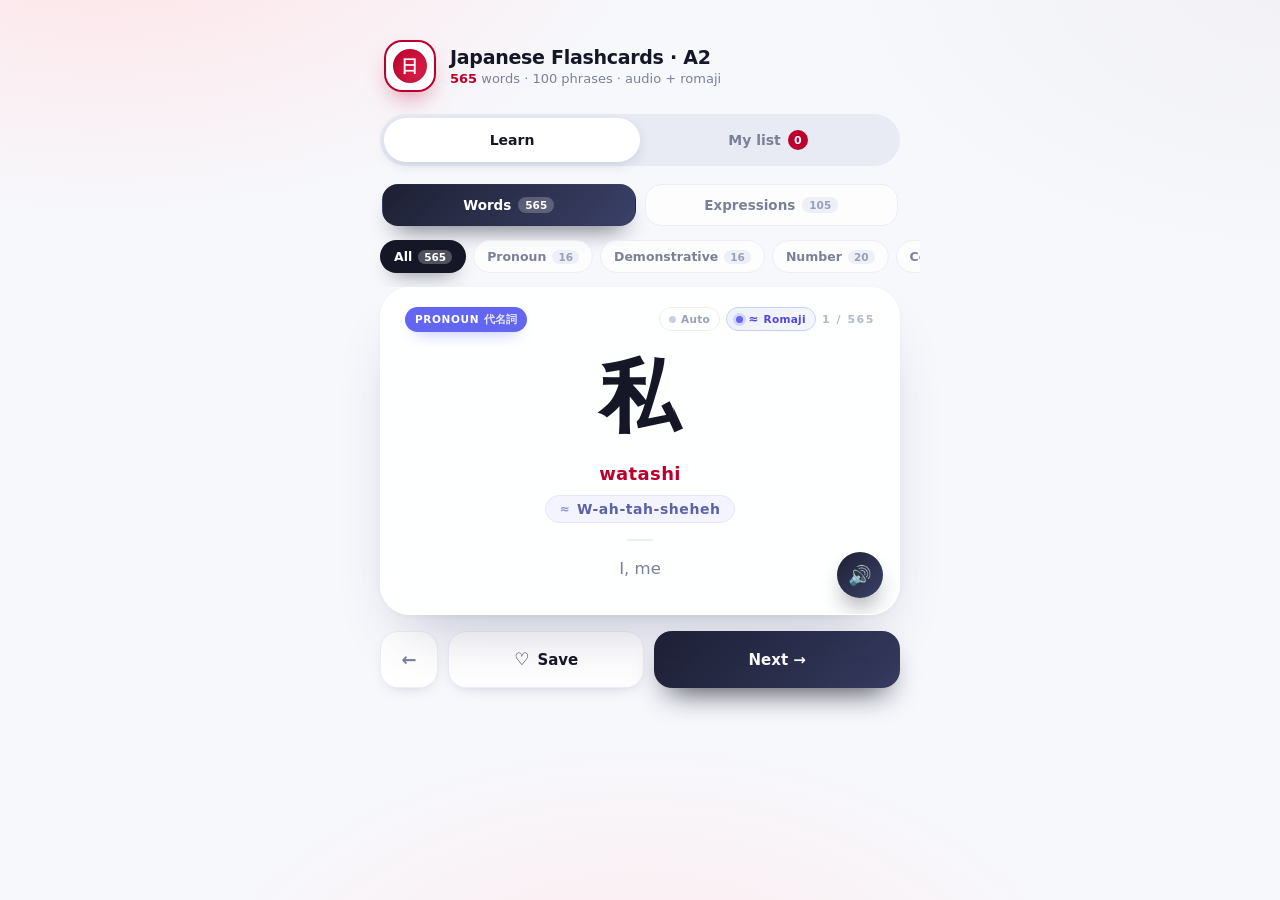
<file: Japanese.html>
<!DOCTYPE html>
<html lang="en">
<head>
<meta charset="utf-8">
<meta name="viewport" content="width=device-width, initial-scale=1">
<title>Japanese Flashcards · A2 · Audio + Romaji</title>
<style>
  :root{
    --ink:#151726;
    --muted:#7b8098;
    --accent:#bc002d;
    --line:#eceef6;
  }

  *{box-sizing:border-box;margin:0;padding:0}

  body{
    font-family:'Inter',-apple-system,BlinkMacSystemFont,'Segoe UI',system-ui,sans-serif;
    -webkit-font-smoothing:antialiased;
    color:var(--ink);
    min-height:100vh;
    display:flex;
    justify-content:center;
    padding:40px 20px 70px;
    background:
      radial-gradient(900px 520px at 8% -12%, #ffe1e4 0%, transparent 62%),
      radial-gradient(820px 520px at 102% -4%, #f0f0f5 0%, transparent 58%),
      radial-gradient(760px 520px at 50% 118%, #ffe9ec 0%, transparent 62%),
      #f7f8fc;
    background-attachment:fixed;
  }

  .app{width:100%;max-width:520px}

  .brand{display:flex;align-items:center;gap:14px;margin-bottom:22px;padding-left:4px}
  .logo{
    width:52px;height:52px;border-radius:18px;flex:none;
    display:grid;place-items:center;
    font-size:22px;font-weight:700;color:#fff;letter-spacing:.02em;
    background:linear-gradient(180deg,#ffffff 0%,#ffffff 100%);
    border:2px solid #bc002d;
    box-shadow:0 12px 26px -10px rgba(188,0,45,.55);
  }
  .logo-inner{
    width:34px;height:34px;border-radius:50%;
    background:linear-gradient(135deg,#bc002d,#e2264d);
    display:grid;place-items:center;
    color:#fff;font-size:17px;font-weight:800;
    box-shadow:inset 0 -2px 6px rgba(0,0,0,.15);
  }
  h1{font-size:19px;font-weight:700;letter-spacing:-.015em}
  .subtitle{font-size:13px;color:var(--muted);margin-top:3px}
  .subtitle b{color:var(--accent);font-weight:700}

  .tabs{
    position:relative;display:grid;grid-template-columns:1fr 1fr;
    background:#e8ebf4;border-radius:999px;padding:4px;margin-bottom:18px;
    user-select:none;
  }
  .tab{
    position:relative;z-index:1;border:0;background:none;cursor:pointer;
    font:inherit;font-size:14px;font-weight:650;color:var(--muted);
    padding:12px 8px;border-radius:999px;
    display:flex;align-items:center;justify-content:center;gap:7px;
    transition:color .25s;
  }
  .tab.active{color:var(--ink)}
  .indicator{
    position:absolute;top:4px;left:4px;
    width:calc(50% - 4px);height:calc(100% - 8px);
    background:#fff;border-radius:999px;
    box-shadow:0 4px 14px -3px rgba(30,35,80,.18);
    transition:transform .35s cubic-bezier(.2,.8,.3,1);
  }
  .badge{
    min-width:20px;height:20px;padding:0 6px;border-radius:999px;
    background:var(--accent);color:#fff;font-size:11px;font-weight:700;
    display:inline-grid;place-items:center;
  }
  .badge.pop{animation:badgePop .45s ease}

  .panel{animation:popIn .45s cubic-bezier(.2,.8,.3,1) both}
  .hidden{display:none !important}

  .modeswitch{display:flex;gap:9px;margin-bottom:12px;padding:0 2px}
  .mode-chip{
    flex:1;border:1px solid var(--line);cursor:pointer;font:inherit;
    background:rgba(255,255,255,.72);
    border-radius:16px;padding:12px 8px;
    font-size:13.5px;font-weight:650;color:var(--muted);
    display:flex;align-items:center;justify-content:center;gap:7px;
    transition:all .25s;
  }
  .mode-chip .n{
    font-size:10.5px;font-weight:700;padding:2px 7px;border-radius:999px;
    background:#eef0f7;color:#98a0b8;transition:all .25s;
  }
  .mode-chip:hover{border-color:#dfe3f0}
  .mode-chip:active{transform:scale(.98)}
  .mode-chip.active{
    background:linear-gradient(135deg,#1d2033,#3b4168);
    color:#fff;border-color:transparent;
    box-shadow:0 14px 24px -14px rgba(29,32,51,.95);
  }
  .mode-chip.active .n{background:rgba(255,255,255,.22);color:#fff}

  .catbar{
    display:flex;gap:7px;overflow-x:auto;
    padding:2px 20px 14px;margin:0 -20px;
    scrollbar-width:none;-ms-overflow-style:none;
  }
  .catbar::-webkit-scrollbar{display:none}
  .cat{
    flex:none;border:1px solid var(--line);background:rgba(255,255,255,.72);
    border-radius:999px;padding:8px 13px;cursor:pointer;
    font:inherit;font-size:12.5px;font-weight:650;color:var(--muted);
    display:flex;align-items:center;gap:6px;white-space:nowrap;
    transition:all .22s;
  }
  .cat:hover{border-color:#dfe3f0;color:var(--ink)}
  .cat .catn{
    font-size:10.5px;font-weight:700;padding:1px 6px;border-radius:999px;
    background:#eef0f7;color:#98a0b8;transition:all .22s;
  }
  .cat.active{
    background:var(--cat,var(--ink));color:#fff;border-color:transparent;
    box-shadow:0 10px 20px -12px var(--cat,rgba(29,32,51,.9));
  }
  .cat.active .catn{background:rgba(255,255,255,.25);color:#fff}

  .card{
    position:relative;overflow:hidden;
    background:rgba(255,255,255,.88);
    backdrop-filter:blur(14px);
    -webkit-backdrop-filter:blur(14px);
    border:1px solid rgba(255,255,255,.95);
    border-radius:30px;
    padding:18px 24px 26px;
    box-shadow:0 34px 64px -28px rgba(35,40,90,.30), 0 2px 6px rgba(35,40,90,.04);
  }
  .card-top{
    display:flex;justify-content:space-between;align-items:center;
    gap:8px;margin-bottom:6px;min-height:26px;flex-wrap:wrap;
  }
  .posbadge{
    font-size:10.5px;font-weight:700;letter-spacing:.06em;text-transform:uppercase;
    padding:5px 10px;border-radius:999px;
    color:#fff;background:var(--cat,var(--muted));
    box-shadow:0 8px 16px -10px var(--cat,rgba(0,0,0,.4));
    white-space:nowrap;
  }
  .posbadge .ja{
    font-weight:600;
    opacity:.85;margin-left:5px;letter-spacing:0;
    text-transform:none;font-size:11px;
  }
  .top-right{display:flex;align-items:center;gap:6px;flex:none}

  .auto-chip{
    border:1px solid var(--line);background:rgba(255,255,255,.72);
    border-radius:999px;padding:5px 9px;cursor:pointer;
    font:inherit;font-size:10.5px;font-weight:700;color:#98a0b8;
    letter-spacing:.03em;
    display:flex;align-items:center;gap:5px;
    transition:all .22s;
    white-space:nowrap;
  }
  .auto-chip:hover{border-color:#dfe3f0;color:var(--ink)}
  .auto-chip .dot{
    width:7px;height:7px;border-radius:50%;background:#cbd0e0;
    transition:background .22s,box-shadow .22s;
  }
  .auto-chip.on{
    background:linear-gradient(135deg,#e8fff4,#f0fff9);
    border-color:#b8f0d8;color:#059669;
  }
  .auto-chip.on .dot{
    background:#10b981;
    box-shadow:0 0 0 3px rgba(16,185,129,.22);
  }
  .auto-chip.romaji.on{
    background:linear-gradient(135deg,#eef2ff,#f5f7ff);
    border-color:#c7d2fe;color:#4f46e5;
  }
  .auto-chip.romaji.on .dot{
    background:#6366f1;
    box-shadow:0 0 0 3px rgba(99,102,241,.22);
  }
  .auto-chip.romaji .sym{font-weight:800;font-size:12px;line-height:1}

  .counter{
    font-size:11px;font-weight:700;letter-spacing:.14em;
    text-transform:uppercase;color:#b3b9cd;
    white-space:nowrap;
  }

  .word{
    min-height:250px;
    display:flex;flex-direction:column;align-items:center;justify-content:center;
    text-align:center;padding:6px 0 4px;
  }
  .hanzi{
    font-family:"Hiragino Sans","Yu Gothic","Meiryo","Noto Sans JP",sans-serif;
    font-weight:600;line-height:1.25;letter-spacing:.02em;
    word-break:break-word;
    cursor:pointer;
    transition:transform .18s, color .18s;
    user-select:none;
    -webkit-tap-highlight-color:transparent;
  }
  .hanzi:hover{color:var(--accent);transform:scale(1.03)}
  .hanzi:active{transform:scale(.97)}
  .hanzi.size-l{font-size:clamp(54px,16vw,80px)}
  .hanzi.size-m{font-size:clamp(34px,10vw,50px)}
  .hanzi.size-s{font-size:clamp(22px,6.4vw,30px);line-height:1.4}

  .pinyin{
    margin-top:14px;
    font-size:clamp(14px,4.1vw,18px);font-weight:650;letter-spacing:.02em;
    color:var(--accent);word-break:break-word;line-height:1.45;
  }

  .latin{
    margin-top:8px;
    display:inline-flex;align-items:center;gap:7px;
    padding:5px 13px;border-radius:999px;
    background:#f3f4ff;border:1px solid #e4e7ff;
    font-size:clamp(12px,3.4vw,14px);font-weight:600;
    color:#5b62a8;letter-spacing:.04em;
    max-width:100%;
    word-break:break-word;
  }
  .latin .sym{
    font-size:12px;color:#8a91d4;flex:none;font-weight:700;
  }
  .latin.hide{display:none}

  .english{
    margin-top:16px;font-size:clamp(14px,4vw,16.5px);
    color:var(--muted);font-weight:500;line-height:1.5;
  }
  .english::before{
    content:"";display:block;width:26px;height:2px;border-radius:2px;
    background:var(--line);margin:0 auto 16px;
  }

  .speak-btn{
    position:absolute;bottom:16px;right:16px;
    width:46px;height:46px;border-radius:50%;
    border:0;cursor:pointer;color:#fff;font-size:19px;
    background:linear-gradient(135deg,#1d2033,#3b4168);
    display:grid;place-items:center;
    box-shadow:0 14px 26px -12px rgba(29,32,51,.95);
    transition:transform .15s, box-shadow .25s, background .25s;
    -webkit-tap-highlight-color:transparent;
  }
  .speak-btn:hover{transform:scale(1.06)}
  .speak-btn:active{transform:scale(.94)}
  .speak-btn.speaking{
    background:linear-gradient(135deg,#bc002d,#e2264d);
    animation:speakPulse 1s ease-in-out infinite;
  }
  @keyframes speakPulse{
    0%,100%{box-shadow:0 14px 26px -12px rgba(188,0,45,.95), 0 0 0 0 rgba(188,0,45,.55)}
    50%    {box-shadow:0 14px 26px -12px rgba(188,0,45,.95), 0 0 0 14px rgba(188,0,45,0)}
  }

  .actions{display:grid;grid-template-columns:58px 1fr 1.25fr;gap:10px;margin-top:16px}
  .btn{
    border:0;font:inherit;font-size:15px;font-weight:650;
    padding:17px 10px;border-radius:18px;cursor:pointer;
    display:flex;align-items:center;justify-content:center;gap:8px;
    transition:transform .15s, box-shadow .25s, background .25s, color .25s, border-color .25s;
  }
  .btn:active{transform:scale(.97)}
  .btn .ico{font-size:17px;line-height:1}
  .btn.primary{
    background:linear-gradient(135deg,#1d2033,#363b60);
    color:#fff;
    box-shadow:0 16px 30px -14px rgba(29,32,51,.95);
  }
  .btn.primary:hover{box-shadow:0 20px 34px -14px rgba(29,32,51,.95)}
  .btn.ghost{
    background:#fff;color:var(--ink);
    border:1.5px solid var(--line);
    box-shadow:0 6px 16px -10px rgba(35,40,90,.35);
  }
  .btn.ghost:hover{border-color:#dde1ee}
  .btn.ghost.saved{
    background:linear-gradient(135deg,#ffe9ec,#fff3f5);
    border-color:#ffd2d2;color:var(--accent);
  }
  .btn.prev{
    background:#fff;border:1.5px solid var(--line);color:var(--muted);
    font-size:18px;padding:17px 0;
    box-shadow:0 6px 16px -10px rgba(35,40,90,.35);
  }
  .btn.prev:hover{color:var(--ink);border-color:#dde1ee}

  .saved-head{
    display:flex;align-items:baseline;justify-content:space-between;
    margin-bottom:12px;padding:0 6px;
  }
  .saved-head h2{font-size:15px;font-weight:700}
  .saved-head .meta{font-size:13px;color:var(--muted);font-weight:600}

  .filters{display:flex;gap:7px;margin-bottom:14px;padding:0 2px;flex-wrap:wrap}
  .filter{
    border:1px solid var(--line);background:rgba(255,255,255,.72);
    border-radius:999px;padding:8px 14px;cursor:pointer;
    font:inherit;font-size:12.5px;font-weight:650;color:var(--muted);
    transition:all .22s;
  }
  .filter:hover{border-color:#dfe3f0}
  .filter.active{
    background:var(--ink);color:#fff;border-color:transparent;
    box-shadow:0 10px 20px -12px rgba(29,32,51,.9);
  }

  .saved-list{display:flex;flex-direction:column;gap:10px}

  .saved-item{
    display:flex;align-items:center;gap:12px;cursor:pointer;
    background:rgba(255,255,255,.88);
    backdrop-filter:blur(10px);
    border:1px solid rgba(255,255,255,.95);
    border-radius:20px;padding:12px 14px;
    box-shadow:0 12px 26px -20px rgba(35,40,90,.75);
    animation:slideIn .4s cubic-bezier(.2,.8,.3,1) both;
    transition:transform .18s, box-shadow .25s;
  }
  .saved-item:hover{transform:translateY(-2px);box-shadow:0 18px 32px -20px rgba(35,40,90,.8)}
  .si-hanzi{
    font-family:"Hiragino Sans","Yu Gothic","Meiryo","Noto Sans JP",sans-serif;
    font-weight:600;font-size:18px;line-height:1.25;
    min-width:58px;max-width:110px;text-align:center;
  }
  .si-hanzi.long{font-size:13px;max-width:118px}
  .si-info{flex:1;min-width:0}
  .si-line{display:flex;align-items:center;gap:6px;margin-bottom:3px;min-width:0}
  .si-cat{
    font-size:9.5px;font-weight:700;letter-spacing:.05em;text-transform:uppercase;
    padding:2px 7px;border-radius:6px;color:#fff;background:var(--cat,var(--muted));
    white-space:nowrap;flex:none;
  }
  .si-pinyin{
    font-size:12px;font-weight:700;color:var(--accent);letter-spacing:.02em;
    white-space:nowrap;overflow:hidden;text-overflow:ellipsis;
  }
  .si-latin{
    font-size:11px;font-weight:600;color:#7c84c9;letter-spacing:.03em;
    white-space:nowrap;overflow:hidden;text-overflow:ellipsis;
    margin-top:2px;
  }
  .si-english{
    font-size:13px;color:var(--muted);
    white-space:nowrap;overflow:hidden;text-overflow:ellipsis;
    margin-top:2px;
  }
  .si-speak{
    flex:none;width:32px;height:32px;border:0;border-radius:12px;cursor:pointer;
    background:#f2f4fa;color:#6b7290;font-size:14px;
    display:grid;place-items:center;
    transition:background .2s,color .2s,transform .15s;
  }
  .si-speak:hover{background:#e8ebff;color:#3b4168}
  .si-speak:active{transform:scale(.9)}
  .si-speak.speaking{background:#ffe8e8;color:var(--accent)}
  .remove{
    flex:none;width:32px;height:32px;border:0;border-radius:12px;cursor:pointer;
    background:#f2f4fa;color:#9aa0b8;font-size:13px;
    display:grid;place-items:center;
    transition:background .2s,color .2s,transform .15s;
  }
  .remove:hover{background:#ffe8e8;color:var(--accent)}
  .remove:active{transform:scale(.9)}

  .clear-btn{
    margin-top:6px;border:0;background:transparent;cursor:pointer;
    font:inherit;font-size:13px;font-weight:650;color:#9aa0b8;
    padding:14px;border-radius:16px;
    transition:background .2s,color .2s;
  }
  .clear-btn:hover{background:#ffe8e8;color:var(--accent)}

  .empty{text-align:center;padding:54px 20px;color:var(--muted)}
  .empty .icon{font-size:42px;margin-bottom:14px}
  .empty p{font-size:15px;font-weight:700;color:var(--ink);margin-bottom:7px}
  .empty span{font-size:13.5px;line-height:1.55;display:block;max-width:260px;margin:0 auto}

  @keyframes popIn{
    from{opacity:0;transform:translateY(16px) scale(.97)}
    to{opacity:1;transform:none}
  }
  @keyframes slideIn{
    from{opacity:0;transform:translateY(12px)}
    to{opacity:1;transform:none}
  }
  @keyframes badgePop{
    0%{transform:scale(1)}
    45%{transform:scale(1.4)}
    100%{transform:scale(1)}
  }

  .audio-warn{
    display:none;margin-top:12px;padding:11px 14px;border-radius:14px;
    background:#fff7ed;border:1px solid #fed7aa;
    font-size:12px;color:#9a3412;line-height:1.5;
  }
  .audio-warn.show{display:block}

  @media (max-width:400px){
    body{padding:26px 14px 50px}
    .card{padding:16px 18px 22px;border-radius:26px}
    .word{min-height:215px}
    .actions{grid-template-columns:52px 1fr 1.2fr;gap:8px}
    .btn{font-size:14px;padding:16px 8px}
    .speak-btn{width:42px;height:42px;font-size:17px;bottom:14px;right:14px}
    .auto-chip{padding:4px 7px;font-size:10px}
  }
</style>
</head>
<body>

<div class="app">
  <header class="brand">
    <div class="logo"><div class="logo-inner">日</div></div>
    <div>
      <h1>Japanese Flashcards · A2</h1>
      <p class="subtitle"><b id="totalCount">0</b> words · 100 phrases · audio + romaji</p>
    </div>
  </header>

  <nav class="tabs">
    <span class="indicator" id="indicator"></span>
    <button class="tab active" data-tab="learn">Learn</button>
    <button class="tab" data-tab="saved">My list <span class="badge" id="badge">0</span></button>
  </nav>

  <section class="panel" id="panel-learn">

    <div class="modeswitch">
      <button class="mode-chip active" data-mode="words">
        Words <span class="n" id="nWords">0</span>
      </button>
      <button class="mode-chip" data-mode="expressions">
        Expressions <span class="n" id="nExpr">0</span>
      </button>
    </div>

    <div class="catbar" id="catbar"></div>

    <div class="card" id="card">
      <div class="card-top">
        <span class="posbadge" id="posbadge"></span>
        <div class="top-right">
          <button class="auto-chip" id="autoChip" title="Toggle auto-play">
            <span class="dot"></span>Auto
          </button>
          <button class="auto-chip romaji" id="romajiChip" title="Toggle romaji">
            <span class="dot"></span><span class="sym">≈</span>Romaji
          </button>
          <span class="counter" id="counter">1 / 1</span>
        </div>
      </div>
      <div class="word" id="word">
        <div class="hanzi size-l" id="hanzi" title="Click to hear">こんにちは</div>
        <div class="pinyin" id="pinyin">konnichiwa</div>
        <div class="latin" id="latin"><span class="sym">≈</span><span id="latinText">kohn-nee-chee-wah</span></div>
        <div class="english" id="english">hello</div>
      </div>
      <button class="speak-btn" id="speakBtn" title="Listen (Space)">🔊</button>
    </div>

    <div class="audio-warn" id="audioWarn">
      ⚠️ No Japanese voice detected yet. If audio is silent, make sure a Japanese voice is installed in your Android text-to-speech settings, then reload this page.
    </div>

    <div class="actions">
      <button class="btn prev" id="prevBtn" title="Previous (←)">←</button>
      <button class="btn ghost" id="saveBtn" title="Save (S)">
        <span class="ico">♡</span>Save
      </button>
      <button class="btn primary" id="nextBtn" title="Next (→)">Next →</button>
    </div>
  </section>

  <section class="panel hidden" id="panel-saved">
    <div class="saved-head">
      <h2>My list</h2>
      <span class="meta" id="savedMeta">0 saved</span>
    </div>

    <div class="filters" id="filters">
      <button class="filter active" data-filter="all">All</button>
      <button class="filter" data-filter="words">Words</button>
      <button class="filter" data-filter="expressions">Expressions</button>
    </div>

    <div class="saved-list" id="savedList"></div>
  </section>
</div>

<script>
/* =====================================================================
   CATEGORY META
   ===================================================================== */

const CATS = {
  pronoun:      { label:'Pronoun',      ja:'代名詞',    color:'#6366f1' },
  demonstrative:{ label:'Demonstrative',ja:'指示詞',    color:'#8b5cf6' },
  number:       { label:'Number',       ja:'数詞',      color:'#a855f7' },
  counter:      { label:'Counter',      ja:'助数詞',    color:'#d946ef' },
  time:         { label:'Time word',    ja:'時の言葉',  color:'#ec4899' },
  question:     { label:'Question word',ja:'疑問詞',    color:'#f43f5e' },
  noun:         { label:'Noun',         ja:'名詞',      color:'#0ea5e9' },
  verb:         { label:'Verb',         ja:'動詞',      color:'#ef4444' },
  adjective:    { label:'I-adjective',  ja:'い形容詞',  color:'#f97316' },
  na_adjective: { label:'Na-adjective', ja:'な形容詞',  color:'#fb923c' },
  adverb:       { label:'Adverb',       ja:'副詞',      color:'#eab308' },
  particle:     { label:'Particle',     ja:'助詞',      color:'#22c55e' },
  conjunction:  { label:'Conjunction',  ja:'接続詞',    color:'#14b8a6' },

  greeting:     { label:'Greeting',     ja:'挨拶',      color:'#10b981' },
  intro:        { label:'Introduce',    ja:'自己紹介',  color:'#3b82f6' },
  language:     { label:'Language',     ja:'言葉',      color:'#6366f1' },
  daily:        { label:'Daily life',   ja:'日常',      color:'#f59e0b' },
  shopping:     { label:'Shopping',     ja:'買い物',    color:'#ec4899' },
  directions:   { label:'Directions',   ja:'道案内',    color:'#14b8a6' },
  social:       { label:'Social',       ja:'社交',      color:'#8b5cf6' },
  feelings:     { label:'Feelings',     ja:'気持ち',    color:'#f43f5e' },
  weather:      { label:'Weather',      ja:'天気',      color:'#0ea5e9' },
  wishes:       { label:'Wishes',       ja:'お祝い',    color:'#d946ef' }
};

const CAT_ORDER = [
  'pronoun','demonstrative','number','counter','time','question',
  'noun','verb','adjective','na_adjective','adverb','particle','conjunction',
  'greeting','intro','language','daily','shopping','directions','social','feelings','weather','wishes'
];

/* =====================================================================
   WORD DATA  [ japanese, romaji, english ]
   ===================================================================== */

const RAW_WORDS = {

  pronoun: [
    ['私','watashi','I, me'],
    ['僕','boku','I (male, casual)'],
    ['俺','ore','I (male, rough)'],
    ['あなた','anata','you'],
    ['君','kimi','you (informal)'],
    ['彼','kare','he, him'],
    ['彼女','kanojo','she, her'],
    ['私たち','watashitachi','we, us'],
    ['あなたたち','anatatachi','you all'],
    ['彼ら','karera','they, them'],
    ['自分','jibun','oneself'],
    ['皆','mina','everyone'],
    ['誰か','dareka','someone'],
    ['何か','nanika','something'],
    ['何も','nanimo','nothing'],
    ['皆さん','minasan','everyone (polite)']
  ],

  demonstrative: [
    ['これ','kore','this'],
    ['それ','sore','that'],
    ['あれ','are','that (over there)'],
    ['どれ','dore','which'],
    ['この','kono','this ~'],
    ['その','sono','that ~'],
    ['あの','ano','that ~ (over there)'],
    ['どの','dono','which ~'],
    ['ここ','koko','here'],
    ['そこ','soko','there'],
    ['あそこ','asoko','over there'],
    ['どこ','doko','where'],
    ['こちら','kochira','this way (polite)'],
    ['そちら','sochira','that way (polite)'],
    ['あちら','achira','that way over there'],
    ['どちら','dochira','which way']
  ],

  number: [
    ['ゼロ','zero','zero'],
    ['一','ichi','one'],
    ['二','ni','two'],
    ['三','san','three'],
    ['四','yon','four'],
    ['五','go','five'],
    ['六','roku','six'],
    ['七','nana','seven'],
    ['八','hachi','eight'],
    ['九','kyuu','nine'],
    ['十','juu','ten'],
    ['百','hyaku','hundred'],
    ['千','sen','thousand'],
    ['万','man','ten thousand'],
    ['一つ','hitotsu','one (thing)'],
    ['二つ','futatsu','two (things)'],
    ['三つ','mittsu','three (things)'],
    ['第一','daiichi','first'],
    ['第二','daini','second'],
    ['第三','daisan','third']
  ],

  counter: [
    ['つ','tsu','(general counter)'],
    ['個','ko','(small objects)'],
    ['人','nin','(people)'],
    ['本','hon','(long objects)'],
    ['枚','mai','(flat objects)'],
    ['匹','hiki','(small animals)'],
    ['台','dai','(machines, vehicles)'],
    ['冊','satsu','(books)'],
    ['杯','hai','(cups, glasses)'],
    ['歳','sai','(years old)'],
    ['回','kai','(times, occurrences)'],
    ['階','kai','(floors)'],
    ['匹','hiki','(insects, fish)'],
    ['軒','ken','(houses)'],
    ['組','kumi','(groups, sets)'],
    ['度','do','(degrees, times)'],
    ['番','ban','(numbers, turns)'],
    ['羽','wa','(birds, rabbits)']
  ],

  time: [
    ['今日','kyou','today'],
    ['明日','ashita','tomorrow'],
    ['昨日','kinou','yesterday'],
    ['明後日','asatte','day after tomorrow'],
    ['一昨日','ototoi','day before yesterday'],
    ['今','ima','now'],
    ['朝','asa','morning'],
    ['昼','hiru','noon'],
    ['夜','yoru','night'],
    ['今朝','kesa','this morning'],
    ['今晩','konban','this evening'],
    ['午前','gozen','AM'],
    ['午後','gogo','PM'],
    ['今年','kotoshi','this year'],
    ['来年','rainen','next year'],
    ['去年','kyonen','last year'],
    ['毎日','mainichi','every day'],
    ['毎週','maishuu','every week'],
    ['月曜日','getsuyoubi','Monday'],
    ['火曜日','kayoubi','Tuesday'],
    ['水曜日','suiyoubi','Wednesday'],
    ['木曜日','mokuyoubi','Thursday'],
    ['金曜日','kinyoubi','Friday'],
    ['土曜日','doyoubi','Saturday'],
    ['日曜日','nichiyoubi','Sunday'],
    ['週末','shuumatsu','weekend'],
    ['時間','jikan','time, hour'],
    ['分','fun','minute'],
    ['秒','byou','second'],
    ['月','gatsu','month'],
    ['年','toshi','year'],
    ['時','toki','time, moment'],
    ['最近','saikin','recently'],
    ['すぐに','sugu ni','immediately'],
    ['もうすぐ','mou sugu','soon']
  ],

  question: [
    ['誰','dare','who'],
    ['何','nani','what'],
    ['何処','doko','where'],
    ['いつ','itsu','when'],
    ['何故','naze','why'],
    ['どうして','doushite','why'],
    ['どう','dou','how'],
    ['いくら','ikura','how much'],
    ['いくつ','ikutsu','how many'],
    ['どんな','donna','what kind of'],
    ['どのくらい','dono kurai','how long, how much'],
    ['どちら','dochira','which one'],
    ['なぜ','naze','why (formal)']
  ],

  noun: [
    // family & people
    ['家族','kazoku','family'],
    ['お父さん','otousan','father'],
    ['お母さん','okaasan','mother'],
    ['父','chichi','father (formal)'],
    ['母','haha','mother (formal)'],
    ['お兄さん','oniisan','older brother'],
    ['お姉さん','oneesan','older sister'],
    ['弟','otouto','younger brother'],
    ['妹','imouto','younger sister'],
    ['祖父','sofu','grandfather'],
    ['祖母','sobo','grandmother'],
    ['おじさん','ojisan','uncle'],
    ['おばさん','obasan','aunt'],
    ['息子','musuko','son'],
    ['娘','musume','daughter'],
    ['両親','ryoushin','parents'],
    ['友達','tomodachi','friend'],
    ['男性','dansei','male'],
    ['女性','josei','female'],
    ['男の子','otokonoko','boy'],
    ['女の子','onnanoko','girl'],
    ['大人','otona','adult'],
    ['子供','kodomo','child'],
    ['人','hito','person'],
    ['名前','namae','name'],
    ['皆','mina','everyone'],

    // food
    ['水','mizu','water'],
    ['お茶','ocha','tea'],
    ['コーヒー','koohii','coffee'],
    ['ご飯','gohan','rice, meal'],
    ['パン','pan','bread'],
    ['肉','niku','meat'],
    ['魚','sakana','fish'],
    ['野菜','yasai','vegetables'],
    ['果物','kudamono','fruit'],
    ['りんご','ringo','apple'],
    ['卵','tamago','egg'],
    ['牛乳','gyuunyuu','milk'],
    ['お酒','osake','alcohol'],
    ['ビール','biiru','beer'],
    ['朝ご飯','asagohan','breakfast'],
    ['昼ご飯','hirugohan','lunch'],
    ['晩ご飯','bangohan','dinner'],
    ['レストラン','resutoran','restaurant'],
    ['メニュー','menyuu','menu'],
    ['お会計','okaikei','bill'],
    ['料理','ryouri','cooking, dish'],
    ['寿司','sushi','sushi'],
    ['天ぷら','tenpura','tempura'],
    ['お菓子','okashi','sweets, snacks'],
    ['飴','ame','candy'],
    ['チョコレート','chokoreeto','chocolate'],
    ['ケーキ','keeki','cake'],
    ['パスタ','pasuta','pasta'],
    ['サラダ','sarada','salad'],
    ['スープ','suupu','soup'],

    // places
    ['家','ie','house'],
    ['うち','uchi','home'],
    ['学校','gakkou','school'],
    ['大学','daigaku','university'],
    ['会社','kaisha','company'],
    ['病院','byouin','hospital'],
    ['店','mise','shop'],
    ['銀行','ginkou','bank'],
    ['駅','eki','station'],
    ['空港','kuukou','airport'],
    ['公園','kouen','park'],
    ['図書館','toshokan','library'],
    ['博物館','hakubutsukan','museum'],
    ['神社','jinja','shrine'],
    ['寺','tera','temple'],
    ['町','machi','town'],
    ['村','mura','village'],
    ['国','kuni','country'],
    ['日本','Nihon','Japan'],
    ['アメリカ','Amerika','America'],
    ['イギリス','Igirisu','UK'],
    ['中国','Chuugoku','China'],
    ['韓国','Kankoku','Korea'],
    ['海','umi','sea'],
    ['山','yama','mountain'],
    ['川','kawa','river'],
    ['湖','mizuumi','lake'],
    ['空','sora','sky'],
    ['道','michi','road, way'],
    ['部屋','heya','room'],
    ['台所','daidokoro','kitchen'],
    ['お手洗い','otearai','toilet'],
    ['風呂','furo','bath'],
    ['庭','niwa','garden'],
    ['ビル','biru','building'],
    ['コンビニ','konbini','convenience store'],
    ['デパート','depaato','department store'],

    // objects
    ['本','hon','book'],
    ['辞書','jisho','dictionary'],
    ['ペン','pen','pen'],
    ['鉛筆','enpitsu','pencil'],
    ['紙','kami','paper'],
    ['机','tsukue','desk'],
    ['椅子','isu','chair'],
    ['ベッド','beddo','bed'],
    ['窓','mado','window'],
    ['ドア','doa','door'],
    ['電話','denwa','telephone'],
    ['携帯','keitai','mobile phone'],
    ['パソコン','pasokon','computer'],
    ['テレビ','terebi','television'],
    ['車','kuruma','car'],
    ['自転車','jitensha','bicycle'],
    ['電車','densha','train'],
    ['飛行機','hikouki','airplane'],
    ['バス','basu','bus'],
    ['服','fuku','clothes'],
    ['シャツ','shatsu','shirt'],
    ['ズボン','zubon','trousers'],
    ['靴','kutsu','shoes'],
    ['帽子','boushi','hat'],
    ['鞄','kaban','bag'],
    ['財布','saifu','wallet'],
    ['鍵','kagi','key'],
    ['傘','kasa','umbrella'],
    ['眼鏡','megane','glasses'],
    ['時計','tokei','watch, clock'],
    ['お金','okane','money'],
    ['切符','kippu','ticket'],
    ['薬','kusuri','medicine'],
    ['手紙','tegami','letter'],
    ['写真','shashin','photo'],
    ['プレゼント','purezento','gift'],
    ['コップ','koppu','cup'],
    ['お皿','osara','plate'],
    ['箸','hashi','chopsticks'],
    ['スプーン','supuun','spoon'],
    ['フォーク','fooku','fork'],
    ['ナイフ','naifu','knife'],
    ['ナプキン','napukin','napkin'],
    ['タオル','taoru','towel'],
    ['石鹸','sekken','soap'],

    // body
    ['頭','atama','head'],
    ['目','me','eye'],
    ['鼻','hana','nose'],
    ['口','kuchi','mouth'],
    ['耳','mimi','ear'],
    ['手','te','hand'],
    ['足','ashi','leg, foot'],
    ['心','kokoro','heart'],
    ['体','karada','body'],
    ['髪','kami','hair'],
    ['顔','kao','face'],
    ['歯','ha','tooth'],
    ['お腹','onaka','stomach'],
    ['背中','senaka','back'],
    ['首','kubi','neck'],
    ['指','yubi','finger'],
    ['腕','ude','arm'],
    ['胸','mune','chest'],

    // nature
    ['太陽','taiyou','sun'],
    ['月','tsuki','moon'],
    ['星','hoshi','star'],
    ['天気','tenki','weather'],
    ['雨','ame','rain'],
    ['雪','yuki','snow'],
    ['風','kaze','wind'],
    ['雲','kumo','cloud'],
    ['木','ki','tree'],
    ['花','hana','flower'],
    ['草','kusa','grass'],
    ['火','hi','fire'],
    ['土','tsuchi','earth, soil'],
    ['空気','kuuki','air'],
    ['自然','shizen','nature'],

    // abstract
    ['仕事','shigoto','work, job'],
    ['問題','mondai','problem'],
    ['物','mono','thing'],
    ['意味','imi','meaning'],
    ['方法','houhou','method'],
    ['言葉','kotoba','language, word'],
    ['日本語','Nihongo','Japanese language'],
    ['英語','Eigo','English language'],
    ['歴史','rekishi','history'],
    ['音楽','ongaku','music'],
    ['映画','eiga','movie'],
    ['歌','uta','song'],
    ['趣味','shumi','hobby'],
    ['習慣','shuukan','habit'],
    ['機会','kikai','opportunity'],
    ['世界','sekai','world'],
    ['生活','seikatsu','life'],
    ['文化','bunka','culture'],
    ['色','iro','color'],
    ['愛','ai','love'],
    ['平和','heiwa','peace'],
    ['戦争','sensou','war'],
    ['嘘','uso','lie'],
    ['本当','hontou','truth'],
    ['考え','kangae','thought, idea'],
    ['質問','shitsumon','question'],
    ['答え','kotae','answer'],
    ['場所','basho','place'],
    ['旅行','ryokou','travel, trip'],
    ['電話番号','denwa bangou','phone number'],
    ['住所','juusho','address'],
    ['天気予報','tenki yohou','weather forecast']
  ],

  verb: [
    ['する','suru','to do'],
    ['いる','iru','to exist (animate)'],
    ['ある','aru','to exist (inanimate)'],
    ['行く','iku','to go'],
    ['来る','kuru','to come'],
    ['帰る','kaeru','to return, go home'],
    ['歩く','aruku','to walk'],
    ['走る','hashiru','to run'],
    ['飛ぶ','tobu','to fly'],
    ['出る','deru','to go out'],
    ['入る','hairu','to enter'],
    ['上がる','agaru','to go up'],
    ['下がる','sagaru','to go down'],
    ['出発する','shuppatsu suru','to depart'],
    ['到着する','touchaku suru','to arrive'],
    ['戻る','modoru','to return'],
    ['通る','tooru','to pass through'],
    ['座る','suwaru','to sit'],
    ['立つ','tatsu','to stand'],
    ['寝る','neru','to sleep'],
    ['住む','sumu','to live'],
    ['食べる','taberu','to eat'],
    ['飲む','nomu','to drink'],
    ['起きる','okiru','to get up'],
    ['洗う','arau','to wash'],
    ['着る','kiru','to wear'],
    ['脱ぐ','nugu','to take off'],
    ['料理する','ryouri suru','to cook'],
    ['掃除する','souji suru','to clean'],
    ['買う','kau','to buy'],
    ['売る','uru','to sell'],
    ['使う','tsukau','to use'],
    ['話す','hanasu','to speak'],
    ['聞く','kiku','to listen, ask'],
    ['見る','miru','to see, watch'],
    ['読む','yomu','to read'],
    ['書く','kaku','to write'],
    ['歌う','utau','to sing'],
    ['答える','kotaeru','to answer'],
    ['電話する','denwa suru','to phone'],
    ['呼ぶ','yobu','to call'],
    ['言う','iu','to say'],
    ['教える','oshieru','to teach, tell'],
    ['愛する','aisuru','to love'],
    ['知る','shiru','to know'],
    ['分かる','wakaru','to understand'],
    ['覚える','oboeru','to remember'],
    ['忘れる','wasureru','to forget'],
    ['考える','kangaeru','to think'],
    ['信じる','shinjiru','to believe'],
    ['望む','nozomu','to hope'],
    ['準備する','junbi suru','to prepare'],
    ['決める','kimeru','to decide'],
    ['心配する','shinpai suru','to worry'],
    ['感じる','kanjiru','to feel'],
    ['思う','omou','to think'],
    ['学ぶ','manabu','to learn'],
    ['勉強する','benkyou suru','to study'],
    ['練習する','renshuu suru','to practice'],
    ['働く','hataraku','to work'],
    ['手伝う','tetsudau','to help'],
    ['始める','hajimeru','to begin'],
    ['終わる','owaru','to finish'],
    ['待つ','matsu','to wait'],
    ['探す','sagasu','to look for'],
    ['見つける','mitsukeru','to find'],
    ['試す','tamesu','to try'],
    ['遊ぶ','asobu','to play'],
    ['旅行する','ryokou suru','to travel'],
    ['泳ぐ','oyogu','to swim'],
    ['踊る','odoru','to dance'],
    ['笑う','warau','to laugh'],
    ['泣く','naku','to cry'],
    ['楽しむ','tanoshimu','to enjoy'],
    ['休む','yasumu','to rest'],
    ['開ける','akeru','to open'],
    ['閉める','shimeru','to close'],
    ['取る','toru','to take'],
    ['置く','oku','to put'],
    ['送る','okuru','to send'],
    ['もらう','morau','to receive'],
    ['貸す','kasu','to lend'],
    ['変える','kaeru','to change'],
    ['直す','naosu','to repair'],
    ['会う','au','to meet'],
    ['あげる','ageru','to give'],
    ['持つ','motsu','to hold'],
    ['選ぶ','erabu','to choose'],
    ['従う','shitagau','to follow'],
    ['勝つ','katsu','to win'],
    ['負ける','makeru','to lose'],
    ['壊す','kowasu','to break'],
    ['持って来る','motte kuru','to bring'],
    ['払う','harau','to pay'],
    ['遅れる','okureru','to be late'],
    ['急ぐ','isogu','to hurry'],
    ['止まる','tomaru','to stop'],
    ['曲がる','magaru','to turn'],
    ['渡る','wataru','to cross']
  ],

  adjective: [
    ['良い','yoi','good'],
    ['いい','ii','good (casual)'],
    ['悪い','warui','bad'],
    ['大きい','ookii','big'],
    ['小さい','chiisai','small'],
    ['高い','takai','tall, expensive'],
    ['低い','hikui','low'],
    ['安い','yasui','cheap'],
    ['長い','nagai','long'],
    ['短い','mijikai','short'],
    ['新しい','atarashii','new'],
    ['古い','furui','old'],
    ['速い','hayai','fast'],
    ['遅い','osoi','slow, late'],
    ['暑い','atsui','hot (weather)'],
    ['寒い','samui','cold (weather)'],
    ['暖かい','atatakai','warm'],
    ['涼しい','suzushii','cool'],
    ['近い','chikai','near'],
    ['遠い','tooi','far'],
    ['明るい','akarui','bright'],
    ['暗い','kurai','dark'],
    ['広い','hiroi','wide'],
    ['狭い','semai','narrow'],
    ['太い','futoi','thick'],
    ['細い','hosoi','thin'],
    ['重い','omoi','heavy'],
    ['軽い','karui','light'],
    ['強い','tsuyoi','strong'],
    ['弱い','yowai','weak'],
    ['若い','wakai','young'],
    ['難しい','muzukashii','difficult'],
    ['易しい','yasashii','easy'],
    ['美味しい','oishii','delicious'],
    ['甘い','amai','sweet'],
    ['辛い','karai','spicy'],
    ['酸っぱい','suppai','sour'],
    ['苦い','nigai','bitter'],
    ['楽しい','tanoshii','fun'],
    ['面白い','omoshiroi','interesting'],
    ['つまらない','tsumaranai','boring'],
    ['忙しい','isogashii','busy'],
    ['眠い','nemui','sleepy'],
    ['痛い','itai','painful'],
    ['嬉しい','ureshii','happy'],
    ['悲しい','kanashii','sad'],
    ['寂しい','sabishii','lonely'],
    ['怖い','kowai','scary'],
    ['優しい','yasashii','kind'],
    ['危ない','abunai','dangerous'],
    ['正しい','tadashii','correct'],
    ['素晴らしい','subarashii','wonderful'],
    ['可愛い','kawaii','cute'],
    ['美しい','utsukushii','beautiful'],
    ['かっこいい','kakkoii','cool, handsome'],
    ['うるさい','urusai','noisy'],
    ['白い','shiroi','white'],
    ['黒い','kuroi','black'],
    ['赤い','akai','red'],
    ['青い','aoi','blue']
  ],

  na_adjective: [
    ['静か','shizuka','quiet'],
    ['賑やか','nigiyaka','lively'],
    ['綺麗','kirei','beautiful, clean'],
    ['有名','yuumei','famous'],
    ['便利','benri','convenient'],
    ['不便','fuben','inconvenient'],
    ['大切','taisetsu','important'],
    ['簡単','kantan','simple'],
    ['複雑','fukuzatsu','complex'],
    ['親切','shinsetsu','kind'],
    ['元気','genki','healthy, energetic'],
    ['上手','jouzu','skillful'],
    ['下手','heta','unskillful'],
    ['好き','suki','liked'],
    ['嫌い','kirai','disliked'],
    ['暇','hima','free (time)'],
    ['大変','taihen','tough'],
    ['危険','kiken','dangerous'],
    ['安全','anzen','safe'],
    ['特別','tokubetsu','special'],
    ['変','hen','strange'],
    ['無理','muri','impossible'],
    ['十分','juubun','enough'],
    ['自由','jiyuu','free'],
    ['真面目','majime','serious'],
    ['失礼','shitsurei','rude'],
    ['静か','shizuka','quiet (repeat)']
  ],

  adverb: [
    ['とても','totemo','very'],
    ['すごく','sugoku','very'],
    ['ちょっと','chotto','a little'],
    ['たくさん','takusan','a lot'],
    ['少し','sukoshi','a little'],
    ['もっと','motto','more'],
    ['あまり','amari','not much'],
    ['全然','zenzen','not at all'],
    ['いつも','itsumo','always'],
    ['よく','yoku','often, well'],
    ['時々','tokidoki','sometimes'],
    ['たまに','tamani','occasionally'],
    ['決して','kesshite','never'],
    ['もう','mou','already'],
    ['まだ','mada','still, yet'],
    ['ゆっくり','yukkuri','slowly'],
    ['早く','hayaku','quickly, early'],
    ['一緒に','issho ni','together'],
    ['多分','tabun','probably'],
    ['きっと','kitto','surely'],
    ['もちろん','mochiron','of course'],
    ['実は','jitsu wa','actually'],
    ['大体','daitai','mostly'],
    ['全部','zenbu','all'],
    ['是非','zehi','by all means'],
    ['きちんと','kichinto','properly'],
    ['しっかり','shikkari','firmly']
  ],

  particle: [
    ['は','wa','(topic marker)'],
    ['が','ga','(subject marker)'],
    ['を','o','(object marker)'],
    ['に','ni','(to, at, in)'],
    ['で','de','(at, by means of)'],
    ['へ','e','(to, towards)'],
    ['と','to','(and, with)'],
    ['も','mo','(also, too)'],
    ['の','no','(possessive)'],
    ['から','kara','(from, because)'],
    ['まで','made','(until, as far as)'],
    ['より','yori','(than)'],
    ['や','ya','(and, list)'],
    ['か','ka','(question marker)'],
    ['ね','ne','(right?, isn\'t it?)'],
    ['よ','yo','(emphasis, assertion)'],
    ['な','na','(don\'t, emphasis)'],
    ['だけ','dake','(only)'],
    ['しか','shika','(only, with negative)'],
    ['でも','demo','(even, but)'],
    ['など','nado','(etc.)'],
    ['くらい','kurai','(about, approximately)'],
    ['ながら','nagara','(while doing)'],
    ['ので','node','(because)'],
    ['のに','noni','(although)']
  ],

  conjunction: [
    ['そして','soshite','and then'],
    ['でも','demo','but'],
    ['しかし','shikashi','however'],
    ['だから','dakara','so, therefore'],
    ['それで','sorede','and so'],
    ['けれど','keredo','but, however'],
    ['または','matawa','or'],
    ['なぜなら','nazenara','because'],
    ['それに','soreni','besides'],
    ['つまり','tsumari','in other words'],
    ['それから','sorekara','and then'],
    ['すると','suruto','then, thereupon'],
    ['ところで','tokorode','by the way'],
    ['つまり','tsumari','that is'],
    ['したがって','shitagatte','therefore']
  ]
};

/* =====================================================================
   EXPRESSION DATA  [ japanese, romaji, english ]
   ===================================================================== */

const RAW_EXPR = {

  greeting: [
    ['おはようございます','ohayou gozaimasu','Good morning'],
    ['こんにちは','konnichiwa','Hello / Good afternoon'],
    ['こんばんは','konbanwa','Good evening'],
    ['おやすみなさい','oyasuminasai','Good night'],
    ['さようなら','sayounara','Goodbye'],
    ['じゃあね','jaa ne','See you (casual)'],
    ['また明日','mata ashita','See you tomorrow'],
    ['お元気ですか','ogenki desu ka','How are you?'],
    ['元気です','genki desu','I am fine'],
    ['初めまして','hajimemashite','Nice to meet you'],
    ['よろしくお願いします','yoroshiku onegaishimasu','Please treat me well'],
    ['ありがとうございます','arigatou gozaimasu','Thank you'],
    ['どういたしまして','dou itashimashite','You are welcome'],
    ['すみません','sumimasen','Excuse me / I am sorry'],
    ['ごめんなさい','gomen nasai','I am sorry'],
    ['失礼します','shitsurei shimasu','Excuse me (formal)']
  ],

  intro: [
    ['お名前は何ですか','onamae wa nan desu ka','What is your name?'],
    ['私は田中です','watashi wa Tanaka desu','I am Tanaka'],
    ['どこから来ましたか','doko kara kimashita ka','Where are you from?'],
    ['アメリカから来ました','Amerika kara kimashita','I am from America'],
    ['おいくつですか','oikutsu desu ka','How old are you?'],
    ['二十五歳です','nijuu go sai desu','I am 25 years old'],
    ['お仕事は何ですか','oshigoto wa nan desu ka','What is your job?'],
    ['私は先生です','watashi wa sensei desu','I am a teacher'],
    ['どこに住んでいますか','doko ni sunde imasu ka','Where do you live?'],
    ['東京に住んでいます','Toukyou ni sunde imasu','I live in Tokyo'],
    ['家族は何人ですか','kazoku wa nannin desu ka','How many people in your family?'],
    ['四人です','yonin desu','There are four'],
    ['趣味は何ですか','shumi wa nan desu ka','What are your hobbies?'],
    ['音楽を聴くことです','ongaku o kiku koto desu','Listening to music']
  ],

  language: [
    ['日本語を話せますか','Nihongo o hanasemasu ka','Can you speak Japanese?'],
    ['少し話せます','sukoshi hanasemasu','I can speak a little'],
    ['これは日本語で何と言いますか','kore wa Nihongo de nan to iimasu ka','How do you say this in Japanese?'],
    ['どういう意味ですか','dou iu imi desu ka','What does it mean?'],
    ['分かりました','wakarimashita','I understand'],
    ['分かりません','wakarimasen','I do not understand'],
    ['もっとゆっくり話してください','motto yukkuri hanashite kudasai','Please speak more slowly'],
    ['日本語を勉強しています','Nihongo o benkyou shite imasu','I am studying Japanese'],
    ['日本語は難しいです','Nihongo wa muzukashii desu','Japanese is difficult']
  ],

  daily: [
    ['お腹が空きました','onaka ga sukimashita','I am hungry'],
    ['喉が渇きました','nodo ga kawakimashita','I am thirsty'],
    ['今何時ですか','ima nanji desu ka','What time is it?'],
    ['三時です','sanji desu','It is three o clock'],
    ['遅れています','okurete imasu','I am late'],
    ['すぐ行きます','sugu ikimasu','I am coming right away'],
    ['ちょっと待ってください','chotto matte kudasai','Please wait a moment'],
    ['今日は何曜日ですか','kyou wa nan youbi desu ka','What day is it today?'],
    ['月曜日です','getsuyoubi desu','It is Monday'],
    ['週末は暇ですか','shuumatsu wa hima desu ka','Are you free this weekend?'],
    ['暇です','hima desu','I am free'],
    ['暇じゃないです','hima ja nai desu','I am not free'],
    ['食べに行きましょう','tabe ni ikimashou','Let us go eat'],
    ['美味しいです','oishii desu','It is delicious'],
    ['お腹いっぱいです','onaka ippai desu','I am full']
  ],

  shopping: [
    ['いくらですか','ikura desu ka','How much is it?'],
    ['高すぎます','takasugimasu','Too expensive'],
    ['安くできますか','yasuku dekimasu ka','Can it be cheaper?'],
    ['これをください','kore o kudasai','This one please'],
    ['それはいりません','sore wa irimasen','I do not want that'],
    ['カードで払えますか','kaado de haraemasu ka','Can I pay by card?'],
    ['現金で払います','genkin de haraimasu','I will pay in cash'],
    ['お会計をお願いします','okaikei o onegaishimasu','The bill please'],
    ['メニューをください','menyuu o kudasai','Menu please'],
    ['トイレはどこですか','toire wa doko desu ka','Where is the toilet?'],
    ['何時に閉まりますか','nanji ni shimarimasu ka','What time do you close?']
  ],

  directions: [
    ['駅はどこですか','eki wa doko desu ka','Where is the station?'],
    ['遠いですか','tooi desu ka','Is it far?'],
    ['近いです','chikai desu','It is close'],
    ['まっすぐ行ってください','massugu itte kudasai','Go straight'],
    ['左に曲がってください','hidari ni magatte kudasai','Turn left'],
    ['右に曲がってください','migi ni magatte kudasai','Turn right'],
    ['道に迷いました','michi ni mayoimashita','I am lost'],
    ['助けてください','tasukete kudasai','Please help me'],
    ['ありがとうございます','arigatou gozaimasu','Thank you']
  ],

  social: [
    ['映画を見に行きましょう','eiga o mi ni ikimashou','Let us go see a movie'],
    ['いい映画でした','ii eiga deshita','It was a good movie'],
    ['音楽は好きですか','ongaku wa suki desu ka','Do you like music?'],
    ['どんな音楽が好きですか','donna ongaku ga suki desu ka','What music do you like?'],
    ['ピアノが弾けますか','piano ga hikemasu ka','Can you play the piano?'],
    ['弾けません','hikemasen','I cannot play'],
    ['残念ですね','zannen desu ne','What a pity'],
    ['頑張ってください','ganbatte kudasai','Do your best'],
    ['楽しんでください','tanoshinde kudasai','Enjoy yourself']
  ],

  feelings: [
    ['お元気ですか','ogenki desu ka','How are you?'],
    ['元気です','genki desu','I am well'],
    ['少し疲れました','sukoshi tsukaremashita','I am a bit tired'],
    ['とても忙しいです','totemo isogashii desu','I am very busy'],
    ['嬉しいです','ureshii desu','I am happy'],
    ['悲しいです','kanashii desu','I am sad'],
    ['心配しないでください','shinpai shinaide kudasai','Do not worry'],
    ['気分が良くないです','kibun ga yokunai desu','I do not feel well'],
    ['風邪を引きました','kaze o hikimashita','I caught a cold']
  ],

  weather: [
    ['天気はどうですか','tenki wa dou desu ka','How is the weather?'],
    ['今日はいい天気です','kyou wa ii tenki desu','The weather is nice today'],
    ['雨が降っています','ame ga futte imasu','It is raining'],
    ['今日は寒いです','kyou wa samui desu','It is cold today'],
    ['今日は暑いです','kyou wa atsui desu','It is hot today'],
    ['暖かくしてください','atatakaku shite kudasai','Dress warmly'],
    ['気をつけてください','ki o tsukete kudasai','Please be careful']
  ],

  wishes: [
    ['お誕生日おめでとうございます','otanjoubi omedetou gozaimasu','Happy birthday'],
    ['頑張ってください','ganbatte kudasai','Good luck'],
    ['お元気で','ogenki de','Take care'],
    ['ごちそうさまでした','gochisousama deshita','Thank you for the meal'],
    ['良い旅を','yoi tabi o','Have a good trip'],
    ['おめでとうございます','omedetou gozaimasu','Congratulations']
  ]
};

/* =====================================================================
   FLATTEN DATA
   ===================================================================== */

const seenW = new Set();
const WORDS = Object.entries(RAW_WORDS).flatMap(([pos, arr]) =>
  arr.map(([h, p, e]) => ({ h, p, e, cat: pos }))
).filter(w => { if (seenW.has(w.h)) return false; seenW.add(w.h); return true; });

const EXPR = Object.entries(RAW_EXPR).flatMap(([cat, arr]) =>
  arr.map(([h, p, e]) => ({ h, p, e, cat }))
);

const DATA = { words: WORDS, expressions: EXPR };

/* =====================================================================
   ROMAJI → ENGLISH-FRIENDLY RESPELLING
   ===================================================================== */

function splitSyllables(w){
  const out = [];
  let i = 0;
  w = w.toLowerCase();
  while (i < w.length){
    // consonant + y + vowel (kya, nyu, etc.)
    if (i+2 < w.length && /[kgnmhrbpy]/.test(w[i]) && w[i+1]==='y' && /[aiueo]/.test(w[i+2])){
      out.push(w.substr(i,3)); i += 3; continue;
    }
    // sh/ch + vowel
    if (i+2 < w.length && /[sc]/.test(w[i]) && w[i+1]==='h' && /[aiueo]/.test(w[i+2])){
      out.push(w.substr(i,3)); i += 3; continue;
    }
    // doubled consonant (small tsu): double letter + vowel
    if (i+2 < w.length && w[i] === w[i+1] && /[kstpgzdh]/.test(w[i]) && /[aiueo]/.test(w[i+2])){
      out.push(w[i] + w.substr(i+1,2)); i += 3; continue;
    }
    // consonant + vowel
    if (i+1 < w.length && /[kstnmhrbpdgz]/.test(w[i]) && /[aiueo]/.test(w[i+1])){
      out.push(w.substr(i,2)); i += 2; continue;
    }
    // lone vowel or n
    out.push(w[i]); i++;
  }
  return out;
}

function respellSyll(s){
  return s
    .replace(/a/g, 'ah').replace(/i/g, 'ee').replace(/u/g, 'oo')
    .replace(/e/g, 'eh').replace(/o/g, 'oh')
    .replace(/n$/, 'n');
}

function toRomajiRespell(romaji){
  if (!romaji) return '';
  // Pre-process long vowels before splitting
  const clean = romaji
    .toLowerCase()
    .replace(/ou/g, 'oo')      // おう → long o
    .replace(/uu/g, 'uu')      // うう → long u
    .replace(/ei/g, 'ee')      // えい → long e
    .replace(/[^a-z\s]/g, ' ')
    .replace(/\s+/g, ' ')
    .trim();
  if (!clean) return '';
  return clean.split(' ').map(word => {
    const sylls = splitSyllables(word);
    return sylls.map((s, i) => {
      const r = respellSyll(s);
      return i === 0 ? r.toUpperCase() : r;
    }).join('-');
  }).join(' ');
}

/* =====================================================================
   TEXT-TO-SPEECH MODULE — ANDROID SAFE
   ===================================================================== */

const TTS = (() => {
  const supported = 'speechSynthesis' in window;
  const LANG = 'ja-JP';
  let targetVoice = null;
  let voicesReady = false;
  let autoPlay = false;

  try { autoPlay = localStorage.getItem('ja-flashcards-autoplay') === '1'; } catch(e){}

  /* Keep retrying until Android gives us the voice list (can take 5+ seconds) */
  function loadVoices(){
    if (!supported) return;
    const voices = speechSynthesis.getVoices();
    if (!voices.length){
      setTimeout(loadVoices, 250);
      return;
    }
    const prefix = LANG.split('-')[0];
    targetVoice =
      voices.find(v => v.lang === LANG) ||
      voices.find(v => v.lang.replace('_','-').startsWith(LANG)) ||
      voices.find(v => v.lang.toLowerCase().startsWith(prefix)) ||
      null;
    voicesReady = true;
    updateWarn();
  }

  function updateWarn(){
    const warn = document.getElementById('audioWarn');
    if (!warn) return;
    if (!supported || !targetVoice) warn.classList.add('show');
    else warn.classList.remove('show');
  }

  if (supported){
    speechSynthesis.addEventListener('voiceschanged', loadVoices);
    loadVoices();
  }

  function clean(text){
    return text
      .replace(/[「」『』（）【】…—\s]/g, '')
      .replace(/[?.,!;:'"()\-]/g, '')
      .trim();
  }

  function speak(text, btnEl){
    if (!supported) return;

    /* If voices aren't loaded yet, wait for them, then try again */
    if (!voicesReady){
      loadVoices();
      setTimeout(() => speak(text, btnEl), 400);
      return;
    }

    const clean_text = clean(text);
    if (!clean_text) return;

    /* Android/iOS bug: cancel() right before speak() kills playback.
       Only cancel if something is actually playing. */
    if (speechSynthesis.speaking){
      speechSynthesis.cancel();
    }

    const u = new SpeechSynthesisUtterance(clean_text);
    u.lang  = LANG;
    u.rate  = 0.85;
    u.pitch = 1;
    if (targetVoice) {
      try { u.voice = targetVoice; } catch(e){}
    }

    const targets = [];
    if (btnEl) targets.push(btnEl);
    const mainBtn = document.getElementById('speakBtn');
    if (mainBtn && btnEl !== mainBtn && !document.getElementById('panel-learn').classList.contains('hidden')) {
      const cur = currentItem();
      if (cur && cur.h === text) targets.push(mainBtn);
    }

    const setOn  = () => targets.forEach(t => t.classList.add('speaking'));
    const setOff = () => targets.forEach(t => t.classList.remove('speaking'));

    u.onstart = setOn;
    u.onend   = setOff;
    u.onerror = setOff;
    setTimeout(setOn, 80);

    speechSynthesis.speak(u);

    /* Safety: if onend never fires (Android bug), clear the button state */
    const maxMs = 2500 + clean_text.length * 300;
    setTimeout(() => { if (!speechSynthesis.speaking) setOff(); }, maxMs);
  }

  function stop(){
    if (!supported) return;
    speechSynthesis.cancel();
    document.querySelectorAll('.speaking').forEach(el => el.classList.remove('speaking'));
  }

  function setAuto(on){
    autoPlay = on;
    try { localStorage.setItem('ja-flashcards-autoplay', on ? '1' : '0'); } catch(e){}
    const chip = document.getElementById('autoChip');
    if (chip) chip.classList.toggle('on', on);
  }

  function isAuto(){ return autoPlay; }

  return { speak, stop, setAuto, isAuto, supported };
})();

/* =====================================================================
   STATE
   ===================================================================== */

const el  = id => document.getElementById(id);
const KEY = 'ja-flashcards-learned-v1';
const ROMAJI_KEY = 'ja-flashcards-romaji-v1';

let mode        = 'words';
let catFilter   = 'all';
let poolIdx     = { words: 0, expressions: 0 };
let savedFilter = 'all';
let showRomaji  = true;

try {
  const v = localStorage.getItem(ROMAJI_KEY);
  if (v === '0') showRomaji = false;
} catch(e){}

const keyOf    = (m, h) => m + '::' + h;
const splitKey = k => { const i = k.indexOf('::'); return { mode: k.slice(0,i), h: k.slice(i+2) }; };

let learned = [];
try {
  const raw = JSON.parse(localStorage.getItem(KEY));
  if (Array.isArray(raw)) learned = raw.filter(k => typeof k === 'string');
} catch(e) { learned = []; }

learned = learned.filter(k => {
  const { mode:m, h } = splitKey(k);
  return DATA[m] && DATA[m].some(w => w.h === h);
});

const persist = () => { try { localStorage.setItem(KEY, JSON.stringify(learned)); } catch(e){} };

/* =====================================================================
   LEARN PANEL
   ===================================================================== */

function getPool(){
  const base = DATA[mode];
  if (catFilter === 'all') return base;
  return base.filter(w => w.cat === catFilter);
}

function currentItem(){
  const pool = getPool();
  return pool[poolIdx[mode] % pool.length];
}

function animateWord(){
  const w = el('word');
  w.style.animation = 'none';
  void w.offsetWidth;
  w.style.animation = 'popIn .45s cubic-bezier(.2,.8,.3,1)';
}

function sizeClassFor(text){
  const len = [...text].length;
  if (len <= 4)  return 'size-l';
  if (len <= 8)  return 'size-m';
  return 'size-s';
}

function syncSaveBtn(){
  const saved = learned.includes(keyOf(mode, currentItem().h));
  const b = el('saveBtn');
  b.classList.toggle('saved', saved);
  b.innerHTML = saved ? '<span class="ico">♥</span>Saved'
                      : '<span class="ico">♡</span>Save';
}

function syncRomajiChip(){
  el('romajiChip').classList.toggle('on', showRomaji);
  el('pinyin').style.display = showRomaji ? '' : 'none';
  el('latin').classList.toggle('hide', !showRomaji);
}

function renderCard(animate = true){
  const pool = getPool();
  const i    = poolIdx[mode] % pool.length;
  const w    = pool[i];
  const meta = CATS[w.cat] || { label:w.cat, ja:'', color:'#7b8098' };

  const badge = el('posbadge');
  badge.style.setProperty('--cat', meta.color || '#7b8098');
  badge.innerHTML = `${meta.label}${meta.ja ? `<span class="ja">${meta.ja}</span>` : ''}`;

  const hz = el('hanzi');
  hz.textContent = w.h;
  hz.className   = 'hanzi ' + sizeClassFor(w.h);

  el('pinyin').textContent    = w.p;
  el('latinText').textContent = toRomajiRespell(w.p);
  el('english').textContent   = w.e;
  el('counter').textContent   = (i + 1) + ' / ' + pool.length;

  syncSaveBtn();
  syncRomajiChip();
  if (animate) animateWord();

  TTS.stop();
  if (TTS.isAuto()) {
    setTimeout(() => TTS.speak(w.h, el('speakBtn')), 300);
  }
}

function renderCatBar(){
  const bar   = el('catbar');
  const items = DATA[mode];
  const counts = {};
  items.forEach(w => counts[w.cat] = (counts[w.cat] || 0) + 1);

  const cats = Object.keys(counts).sort(
    (a,b) => CAT_ORDER.indexOf(a) - CAT_ORDER.indexOf(b)
  );

  let html = `<button class="cat${catFilter==='all'?' active':''}" data-cat="all">
    All <span class="catn">${items.length}</span>
  </button>`;

  cats.forEach(c => {
    const meta = CATS[c] || { label:c, color:'#7b8098' };
    html += `<button class="cat${catFilter===c?' active':''}" data-cat="${c}" style="--cat:${meta.color}">
      ${meta.label} <span class="catn">${counts[c]}</span>
    </button>`;
  });

  bar.innerHTML = html;

  bar.querySelectorAll('.cat').forEach(btn => {
    btn.addEventListener('click', () => {
      catFilter = btn.dataset.cat;
      poolIdx[mode] = 0;
      renderCatBar();
      renderCard();
    });
  });
}

function nextWord(){
  const pool = getPool();
  poolIdx[mode] = (poolIdx[mode] + 1) % pool.length;
  renderCard();
}

function prevWord(){
  const pool = getPool();
  poolIdx[mode] = (poolIdx[mode] - 1 + pool.length) % pool.length;
  renderCard();
}

function toggleSave(){
  const k = keyOf(mode, currentItem().h);
  const i = learned.indexOf(k);

  if (i === -1){
    learned.push(k);
    const badge = el('badge');
    badge.classList.remove('pop');
    void badge.offsetWidth;
    badge.classList.add('pop');
  } else {
    learned.splice(i, 1);
  }

  persist();
  syncSaveBtn();
  renderSaved();
}

function setMode(m){
  mode = m;
  catFilter = 'all';
  poolIdx[m] = 0;
  document.querySelectorAll('.mode-chip').forEach(c =>
    c.classList.toggle('active', c.dataset.mode === m)
  );
  renderCatBar();
  renderCard();
}

/* =====================================================================
   SAVED PANEL
   ===================================================================== */

function renderSaved(){
  const list = el('savedList');

  const entries = learned.slice().reverse().map(k => {
    const { mode:m, h } = splitKey(k);
    const w = (DATA[m] || []).find(x => x.h === h);
    return w ? { ...w, mode:m, key:k } : null;
  }).filter(Boolean);

  const countWords = entries.filter(e => e.mode === 'words').length;
  const countExpr  = entries.filter(e => e.mode === 'expressions').length;

  el('badge').textContent     = entries.length;
  el('savedMeta').textContent = entries.length
    ? `${countWords} words · ${countExpr} phrases`
    : '0 saved';

  const filters = el('filters');
  filters.querySelector('[data-filter="all"]').textContent         = `All ${entries.length}`;
  filters.querySelector('[data-filter="words"]').textContent       = `Words ${countWords}`;
  filters.querySelector('[data-filter="expressions"]').textContent = `Expressions ${countExpr}`;
  filters.querySelectorAll('.filter').forEach(f =>
    f.classList.toggle('active', f.dataset.filter === savedFilter)
  );

  const shown = savedFilter === 'all'
    ? entries
    : entries.filter(e => e.mode === savedFilter);

  if (!shown.length){
    list.innerHTML = `
      <div class="empty">
        <div class="icon">📖</div>
        <p>${entries.length ? 'Nothing here' : 'Your list is empty'}</p>
        <span>${entries.length
          ? 'No saved items match this filter.'
          : 'Tap "Save" on a word or phrase you want to remember, and it will appear here.'}</span>
      </div>`;
    return;
  }

  list.innerHTML = shown.map((w, i) => {
    const meta = CATS[w.cat] || { label:w.cat, color:'#94a3b8' };
    const latin = showRomaji ? `<div class="si-latin">≈ ${toRomajiRespell(w.p)}</div>` : '';
    const pinyin = showRomaji ? `<span class="si-pinyin">${w.p}</span>` : '';
    return `
      <div class="saved-item" data-key="${w.key}" style="animation-delay:${Math.min(i,12)*40}ms">
        <div class="si-hanzi${[...w.h].length > 5 ? ' long' : ''}">${w.h}</div>
        <div class="si-info">
          <div class="si-line">
            <span class="si-cat" style="--cat:${meta.color}">${meta.label}</span>
            ${pinyin}
          </div>
          ${latin}
          <div class="si-english">${w.e}</div>
        </div>
        <button class="si-speak" data-speak="${w.h}" title="Listen">🔊</button>
        <button class="remove" data-remove="${w.key}" title="Remove">✕</button>
      </div>`;
  }).join('')
    + `<button class="clear-btn" id="clearBtn">Remove all ${entries.length} saved items</button>`;

  list.querySelectorAll('.saved-item').forEach(item => {
    item.addEventListener('click', ev => {
      if (ev.target.closest('.remove') || ev.target.closest('.si-speak')) return;
      const { mode:m, h } = splitKey(item.dataset.key);
      const i = DATA[m].findIndex(x => x.h === h);
      if (i < 0) return;
      mode = m;
      catFilter = 'all';
      poolIdx[m] = i;
      document.querySelectorAll('.mode-chip').forEach(c =>
        c.classList.toggle('active', c.dataset.mode === m)
      );
      renderCatBar();
      renderCard();
      switchTab('learn');
    });
  });

  list.querySelectorAll('.si-speak').forEach(btn => {
    btn.addEventListener('click', ev => {
      ev.stopPropagation();
      TTS.speak(btn.dataset.speak, btn);
    });
  });

  list.querySelectorAll('.remove').forEach(btn => {
    btn.addEventListener('click', ev => {
      ev.stopPropagation();
      learned = learned.filter(k => k !== btn.dataset.remove);
      persist();
      syncSaveBtn();
      renderSaved();
    });
  });

  el('clearBtn').addEventListener('click', () => {
    if (!confirm(`Remove all ${entries.length} saved items?`)) return;
    learned = [];
    persist();
    syncSaveBtn();
    renderSaved();
  });
}

/* =====================================================================
   TABS
   ===================================================================== */

function switchTab(name){
  document.querySelectorAll('.tab').forEach(t =>
    t.classList.toggle('active', t.dataset.tab === name)
  );
  el('indicator').style.transform = name === 'learn' ? 'translateX(0)' : 'translateX(100%)';
  el('panel-learn').classList.toggle('hidden', name !== 'learn');
  el('panel-saved').classList.toggle('hidden', name !== 'saved');
  if (name !== 'learn') TTS.stop();
}

/* =====================================================================
   EVENTS
   ===================================================================== */

el('nextBtn').addEventListener('click', nextWord);
el('prevBtn').addEventListener('click', prevWord);
el('saveBtn').addEventListener('click', toggleSave);
el('speakBtn').addEventListener('click', () => TTS.speak(currentItem().h, el('speakBtn')));
el('hanzi').addEventListener('click', () => TTS.speak(currentItem().h, el('speakBtn')));

el('autoChip').addEventListener('click', () => {
  TTS.setAuto(!TTS.isAuto());
  if (TTS.isAuto()) TTS.speak(currentItem().h, el('speakBtn'));
});

el('romajiChip').addEventListener('click', () => {
  showRomaji = !showRomaji;
  try { localStorage.setItem(ROMAJI_KEY, showRomaji ? '1' : '0'); } catch(e){}
  syncRomajiChip();
  renderSaved();
});

document.querySelectorAll('.tab').forEach(t =>
  t.addEventListener('click', () => switchTab(t.dataset.tab))
);

document.querySelectorAll('.mode-chip').forEach(c =>
  c.addEventListener('click', () => setMode(c.dataset.mode))
);

document.querySelectorAll('.filter').forEach(f =>
  f.addEventListener('click', () => { savedFilter = f.dataset.filter; renderSaved(); })
);

document.addEventListener('keydown', e => {
  if (e.target.matches('input, textarea')) return;
  if (el('panel-learn').classList.contains('hidden')) return;

  if (e.key === 'ArrowRight'){ e.preventDefault(); nextWord(); }
  if (e.key === 'ArrowLeft'){  e.preventDefault(); prevWord(); }
  if (e.key.toLowerCase() === 's'){ e.preventDefault(); toggleSave(); }
  if (e.key === ' '){ e.preventDefault(); TTS.speak(currentItem().h, el('speakBtn')); }
  if (e.key.toLowerCase() === 'r'){ e.preventDefault(); el('romajiChip').click(); }
});

window.addEventListener('beforeunload', () => TTS.stop());

/* =====================================================================
   INIT
   ===================================================================== */

el('nWords').textContent = DATA.words.length;
el('nExpr').textContent  = DATA.expressions.length;
el('totalCount').textContent = DATA.words.length;

el('autoChip').classList.toggle('on', TTS.isAuto());

renderCatBar();
renderCard(false);
renderSaved();

if (TTS.isAuto()) setTimeout(() => TTS.speak(currentItem().h, el('speakBtn')), 400);
</script>
</body>
</html>
</file>
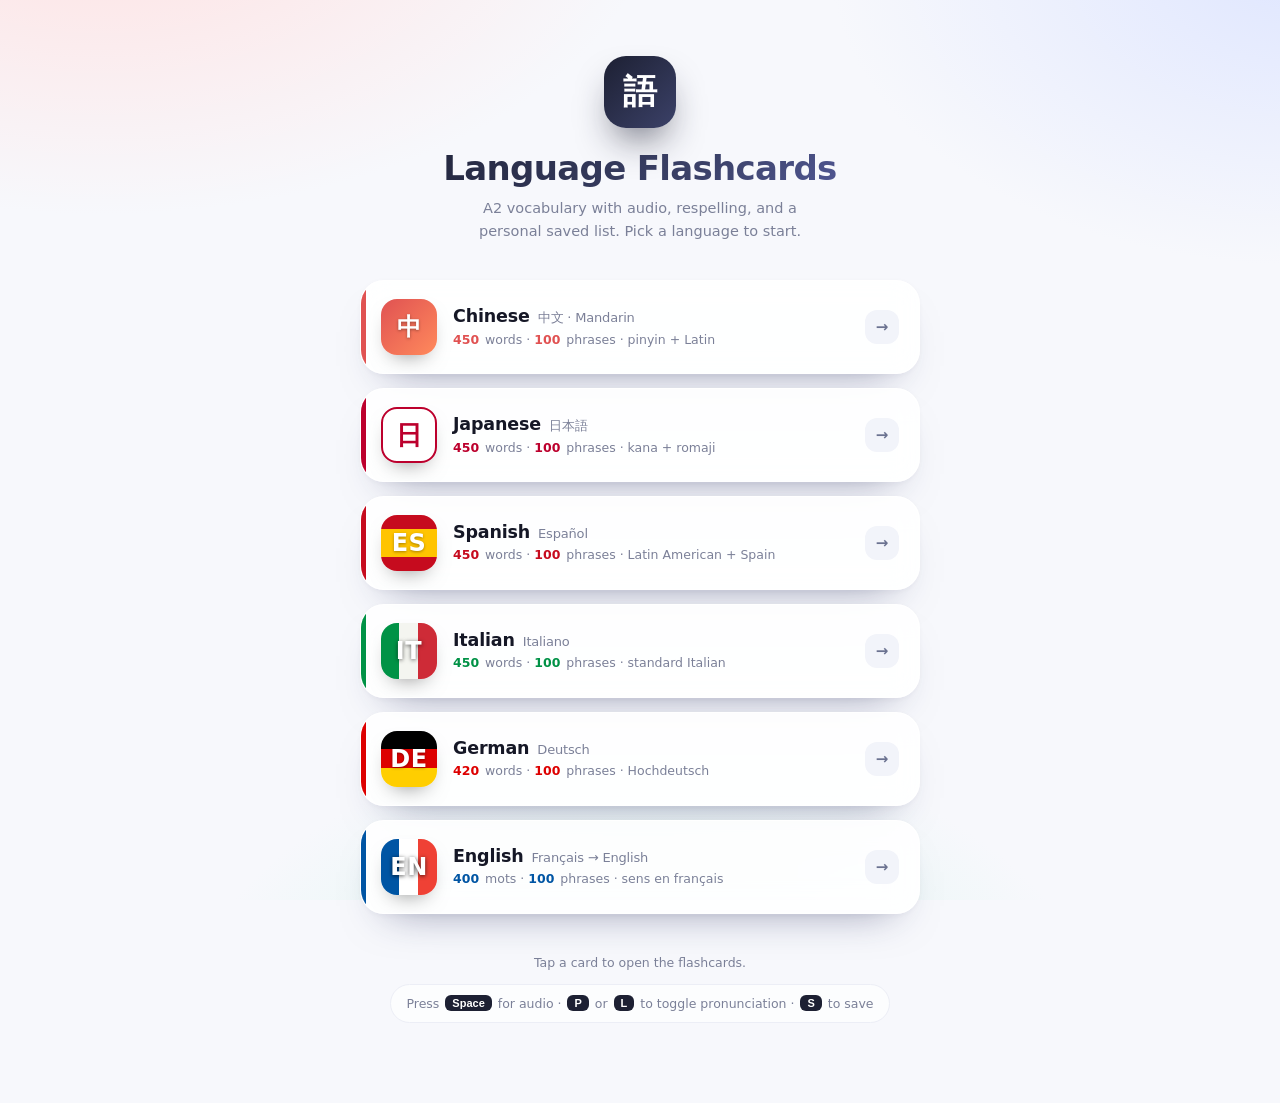
<file: Languages.html>
<!DOCTYPE html>
<html lang="en">
<head>
<meta charset="utf-8">
<meta name="viewport" content="width=device-width, initial-scale=1">
<title>Language Flashcards</title>
<style>
  :root{
    --ink:#151726;
    --muted:#7b8098;
    --line:#eceef6;
  }

  *{box-sizing:border-box;margin:0;padding:0}

  body{
    font-family:'Inter',-apple-system,BlinkMacSystemFont,'Segoe UI',system-ui,sans-serif;
    -webkit-font-smoothing:antialiased;
    color:var(--ink);
    min-height:100vh;
    display:flex;
    justify-content:center;
    padding:56px 20px 80px;
    background:
      radial-gradient(900px 520px at 8% -12%, #ffe1e1 0%, transparent 62%),
      radial-gradient(820px 520px at 102% -4%, #dfe6ff 0%, transparent 58%),
      radial-gradient(760px 520px at 50% 118%, #d8f6ee 0%, transparent 62%),
      #f7f8fc;
    background-attachment:fixed;
  }

  .wrap{width:100%;max-width:560px}

  header{text-align:center;margin-bottom:38px}

  .logo{
    width:72px;height:72px;border-radius:22px;
    display:grid;place-items:center;margin:0 auto 22px;
    font-size:34px;font-weight:700;
    background:linear-gradient(135deg,#1d2033,#3b4168);
    box-shadow:0 20px 40px -16px rgba(29,32,51,.95);
    color:#fff;
  }

  h1{
    font-size:clamp(26px,6.5vw,34px);
    font-weight:800;
    letter-spacing:-.02em;
    line-height:1.1;
    margin-bottom:10px;
    background:linear-gradient(135deg,#1d2033,#3b4168 60%,#5b62a8);
    -webkit-background-clip:text;
    background-clip:text;
    -webkit-text-fill-color:transparent;
  }

  .tagline{
    font-size:14.5px;
    color:var(--muted);
    line-height:1.55;
    max-width:340px;
    margin:0 auto;
    font-weight:500;
  }

  .grid{
    display:grid;
    grid-template-columns:1fr;
    gap:14px;
  }

  .card{
    display:flex;
    align-items:center;
    gap:16px;
    padding:18px 20px;
    border-radius:24px;
    background:rgba(255,255,255,.88);
    backdrop-filter:blur(14px);
    -webkit-backdrop-filter:blur(14px);
    border:1px solid rgba(255,255,255,.95);
    text-decoration:none;
    color:var(--ink);
    box-shadow:0 22px 44px -28px rgba(35,40,90,.55), 0 2px 6px rgba(35,40,90,.04);
    transition:transform .22s cubic-bezier(.2,.8,.3,1), box-shadow .25s, border-color .25s;
    position:relative;
    overflow:hidden;
    animation:slideIn .5s cubic-bezier(.2,.8,.3,1) both;
  }

  .card::before{
    content:'';
    position:absolute;
    left:0;top:0;bottom:0;
    width:5px;
    background:var(--accent,#7b8098);
    border-radius:5px 0 0 5px;
  }

  .card:hover{
    transform:translateY(-3px);
    box-shadow:0 30px 54px -30px rgba(35,40,90,.65), 0 4px 10px rgba(35,40,90,.06);
  }

  .card:active{transform:translateY(-1px) scale(.99)}

  .flag{
    flex:none;
    width:56px;height:56px;
    border-radius:16px;
    display:grid;place-items:center;
    font-size:24px;font-weight:700;color:#fff;
    box-shadow:0 10px 22px -12px rgba(0,0,0,.55);
    text-shadow:0 1px 3px rgba(0,0,0,.35);
    letter-spacing:.02em;
  }

  .info{flex:1;min-width:0}

  .name{
    font-size:17.5px;
    font-weight:750;
    letter-spacing:-.01em;
    margin-bottom:4px;
    display:flex;
    align-items:baseline;
    gap:8px;
    flex-wrap:wrap;
  }

  .native{
    font-size:13px;
    color:var(--muted);
    font-weight:500;
  }

  .meta{
    font-size:12.5px;
    color:var(--muted);
    font-weight:500;
    line-height:1.45;
  }

  .meta b{
    color:var(--accent);
    font-weight:700;
    margin-right:2px;
  }

  .arrow{
    flex:none;
    width:34px;height:34px;
    border-radius:12px;
    background:#f2f4fa;
    color:#6b7290;
    display:grid;place-items:center;
    font-size:15px;
    font-weight:700;
    transition:background .22s, color .22s, transform .22s;
  }

  .card:hover .arrow{
    background:var(--accent,#3b4168);
    color:#fff;
    transform:translateX(3px);
  }

  .card:nth-child(1){animation-delay:0ms}
  .card:nth-child(2){animation-delay:60ms}
  .card:nth-child(3){animation-delay:120ms}
  .card:nth-child(4){animation-delay:180ms}
  .card:nth-child(5){animation-delay:240ms}
  .card:nth-child(6){animation-delay:300ms}

  @keyframes slideIn{
    from{opacity:0;transform:translateY(18px)}
    to{opacity:1;transform:none}
  }

  footer{
    margin-top:38px;
    text-align:center;
    font-size:12.5px;
    color:var(--muted);
    line-height:1.7;
    font-weight:500;
  }

  footer .hint{
    display:inline-block;
    padding:8px 15px;
    border-radius:999px;
    background:rgba(255,255,255,.7);
    border:1px solid var(--line);
    margin-top:10px;
  }

  footer kbd{
    font-family:'Inter',sans-serif;
    font-size:11px;
    font-weight:700;
    padding:2px 7px;
    border-radius:6px;
    background:#1d2033;
    color:#fff;
    margin:0 2px;
    vertical-align:1px;
  }

  .card.chinese  {--accent:#e05252}
  .card.chinese .flag{
    background:linear-gradient(135deg,#e05252,#ff8a5c);
  }

  .card.japanese {--accent:#bc002d}
  .card.japanese .flag{
    background:linear-gradient(180deg,#fff 0%,#fff 100%);
    color:#bc002d;
    border:2px solid #bc002d;
    text-shadow:none;
  }
  .card.japanese .flag::after{content:'日'; font-size:26px; font-weight:800;}

  .card.spanish  {--accent:#c60b1e}
  .card.spanish .flag{
    background:linear-gradient(180deg,#c60b1e 0%,#c60b1e 25%,#ffc400 25%,#ffc400 75%,#c60b1e 75%,#c60b1e 100%);
  }

  .card.italian  {--accent:#009246}
  .card.italian .flag{
    background:linear-gradient(90deg,#009246 0%,#009246 33%,#f4f5f0 33%,#f4f5f0 66%,#ce2b37 66%,#ce2b37 100%);
    color:#fff;
    text-shadow:0 1px 4px rgba(0,0,0,.6);
  }

  .card.german   {--accent:#dd0000}
  .card.german .flag{
    background:linear-gradient(180deg,#000 0%,#000 33%,#dd0000 33%,#dd0000 66%,#ffce00 66%,#ffce00 100%);
  }

  .card.english  {--accent:#0055a4}
  .card.english .flag{
    background:linear-gradient(90deg,#0055a4 0%,#0055a4 33%,#ffffff 33%,#ffffff 66%,#ef4135 66%,#ef4135 100%);
    color:#fff;
    text-shadow:0 1px 4px rgba(0,0,0,.7);
  }

  @media (max-width:400px){
    body{padding:40px 14px 60px}
    .logo{width:62px;height:62px;border-radius:20px;font-size:28px}
    .card{padding:15px 16px;gap:13px;border-radius:22px}
    .flag{width:50px;height:50px;font-size:20px}
    .name{font-size:16px}
    .native{font-size:12px}
    .meta{font-size:11.5px}
    .arrow{width:30px;height:30px;font-size:14px}
  }
</style>
</head>
<body>

<div class="wrap">

  <header>
    <div class="logo">語</div>
    <h1>Language Flashcards</h1>
    <p class="tagline">A2 vocabulary with audio, respelling, and a personal saved list. Pick a language to start.</p>
  </header>

  <div class="grid">

    <a class="card chinese" href="Chinese.html">
      <div class="flag">中</div>
      <div class="info">
        <div class="name">
          Chinese
          <span class="native">中文 · Mandarin</span>
        </div>
        <div class="meta"><b>450</b> words · <b>100</b> phrases · pinyin + Latin</div>
      </div>
      <div class="arrow">→</div>
    </a>

    <a class="card japanese" href="Japanese.html">
      <div class="flag"></div>
      <div class="info">
        <div class="name">
          Japanese
          <span class="native">日本語</span>
        </div>
        <div class="meta"><b>450</b> words · <b>100</b> phrases · kana + romaji</div>
      </div>
      <div class="arrow">→</div>
    </a>

    <a class="card spanish" href="Spanish.html">
      <div class="flag">ES</div>
      <div class="info">
        <div class="name">
          Spanish
          <span class="native">Español</span>
        </div>
        <div class="meta"><b>450</b> words · <b>100</b> phrases · Latin American + Spain</div>
      </div>
      <div class="arrow">→</div>
    </a>

    <a class="card italian" href="Italian.html">
      <div class="flag">IT</div>
      <div class="info">
        <div class="name">
          Italian
          <span class="native">Italiano</span>
        </div>
        <div class="meta"><b>450</b> words · <b>100</b> phrases · standard Italian</div>
      </div>
      <div class="arrow">→</div>
    </a>

    <a class="card german" href="German.html">
      <div class="flag">DE</div>
      <div class="info">
        <div class="name">
          German
          <span class="native">Deutsch</span>
        </div>
        <div class="meta"><b>420</b> words · <b>100</b> phrases · Hochdeutsch</div>
      </div>
      <div class="arrow">→</div>
    </a>

    <a class="card english" href="English.html">
      <div class="flag">EN</div>
      <div class="info">
        <div class="name">
          English
          <span class="native">Français → English</span>
        </div>
        <div class="meta"><b>400</b> mots · <b>100</b> phrases · sens en français</div>
      </div>
      <div class="arrow">→</div>
    </a>

  </div>

  <footer>
    Tap a card to open the flashcards.
    <div class="hint">
      Press <kbd>Space</kbd> for audio · <kbd>P</kbd> or <kbd>L</kbd> to toggle pronunciation · <kbd>S</kbd> to save
    </div>
  </footer>

</div>

</body>
</html>
</file>
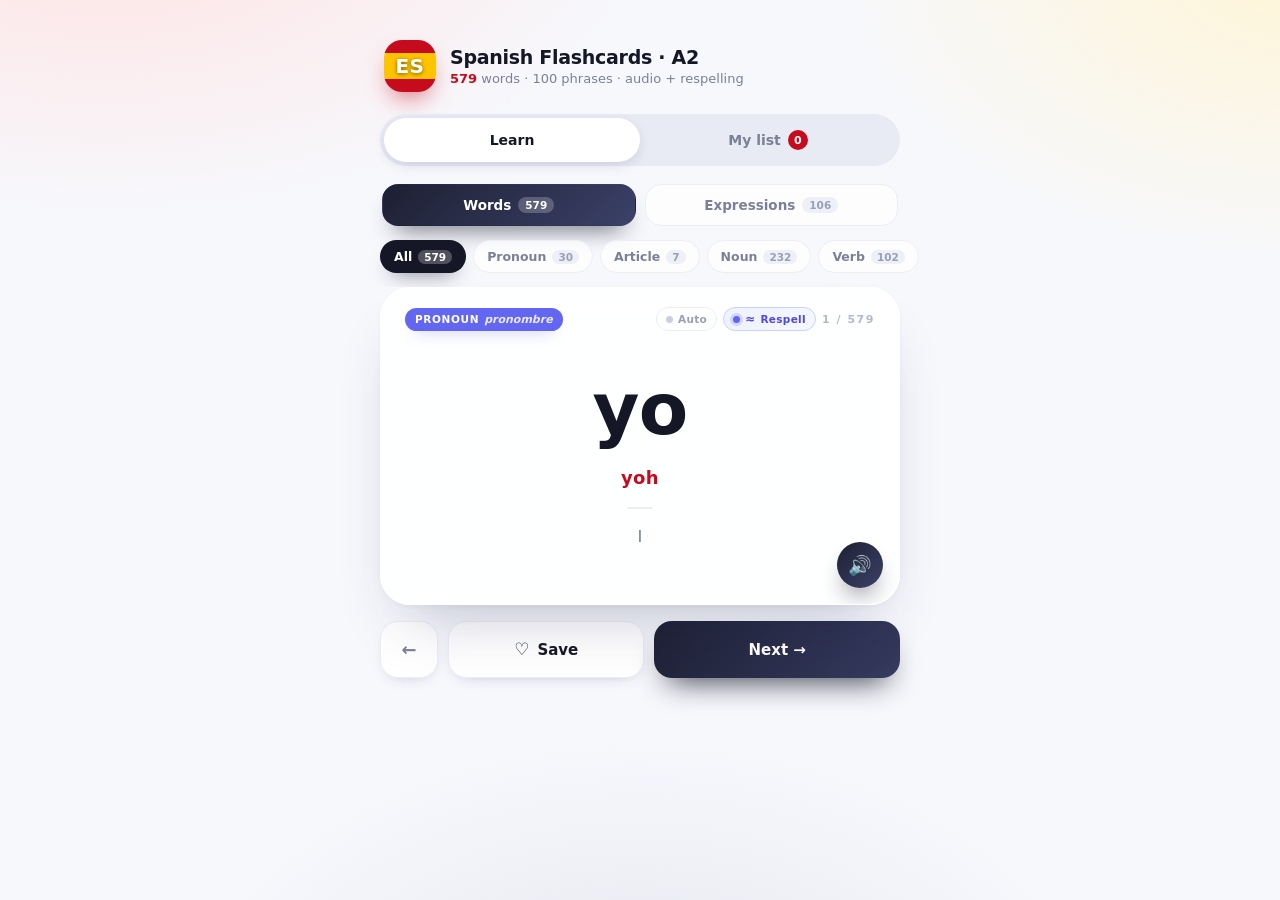
<file: Spanish.html>
<!DOCTYPE html>
<html lang="en">
<head>
<meta charset="utf-8">
<meta name="viewport" content="width=device-width, initial-scale=1">
<title>Spanish Flashcards · A2 · Audio + Respelling</title>
<style>
  :root{
    --ink:#151726;
    --muted:#7b8098;
    --accent:#c60b1e;
    --line:#eceef6;
  }

  *{box-sizing:border-box;margin:0;padding:0}

  body{
    font-family:'Inter',-apple-system,BlinkMacSystemFont,'Segoe UI',system-ui,sans-serif;
    -webkit-font-smoothing:antialiased;
    color:var(--ink);
    min-height:100vh;
    display:flex;
    justify-content:center;
    padding:40px 20px 70px;
    background:
      radial-gradient(900px 520px at 8% -12%, #ffe1e1 0%, transparent 62%),
      radial-gradient(820px 520px at 102% -4%, #fff5d6 0%, transparent 58%),
      radial-gradient(760px 520px at 50% 118%, #e2e5ee 0%, transparent 62%),
      #f7f8fc;
    background-attachment:fixed;
  }

  .app{width:100%;max-width:520px}

  .brand{display:flex;align-items:center;gap:14px;margin-bottom:22px;padding-left:4px}
  .logo{
    width:52px;height:52px;border-radius:18px;flex:none;
    display:grid;place-items:center;
    font-size:20px;font-weight:800;color:#fff;letter-spacing:.02em;
    background:linear-gradient(180deg,#c60b1e 0%,#c60b1e 25%,#ffc400 25%,#ffc400 75%,#c60b1e 75%,#c60b1e 100%);
    box-shadow:0 12px 26px -10px rgba(198,11,30,.75);
    text-shadow:0 1px 4px rgba(0,0,0,.55);
  }
  h1{font-size:19px;font-weight:700;letter-spacing:-.015em}
  .subtitle{font-size:13px;color:var(--muted);margin-top:3px}
  .subtitle b{color:var(--accent);font-weight:700}

  .tabs{
    position:relative;display:grid;grid-template-columns:1fr 1fr;
    background:#e8ebf4;border-radius:999px;padding:4px;margin-bottom:18px;
    user-select:none;
  }
  .tab{
    position:relative;z-index:1;border:0;background:none;cursor:pointer;
    font:inherit;font-size:14px;font-weight:650;color:var(--muted);
    padding:12px 8px;border-radius:999px;
    display:flex;align-items:center;justify-content:center;gap:7px;
    transition:color .25s;
  }
  .tab.active{color:var(--ink)}
  .indicator{
    position:absolute;top:4px;left:4px;
    width:calc(50% - 4px);height:calc(100% - 8px);
    background:#fff;border-radius:999px;
    box-shadow:0 4px 14px -3px rgba(30,35,80,.18);
    transition:transform .35s cubic-bezier(.2,.8,.3,1);
  }
  .badge{
    min-width:20px;height:20px;padding:0 6px;border-radius:999px;
    background:var(--accent);color:#fff;font-size:11px;font-weight:700;
    display:inline-grid;place-items:center;
  }
  .badge.pop{animation:badgePop .45s ease}

  .panel{animation:popIn .45s cubic-bezier(.2,.8,.3,1) both}
  .hidden{display:none !important}

  .modeswitch{display:flex;gap:9px;margin-bottom:12px;padding:0 2px}
  .mode-chip{
    flex:1;border:1px solid var(--line);cursor:pointer;font:inherit;
    background:rgba(255,255,255,.72);
    border-radius:16px;padding:12px 8px;
    font-size:13.5px;font-weight:650;color:var(--muted);
    display:flex;align-items:center;justify-content:center;gap:7px;
    transition:all .25s;
  }
  .mode-chip .n{
    font-size:10.5px;font-weight:700;padding:2px 7px;border-radius:999px;
    background:#eef0f7;color:#98a0b8;transition:all .25s;
  }
  .mode-chip:hover{border-color:#dfe3f0}
  .mode-chip:active{transform:scale(.98)}
  .mode-chip.active{
    background:linear-gradient(135deg,#1d2033,#3b4168);
    color:#fff;border-color:transparent;
    box-shadow:0 14px 24px -14px rgba(29,32,51,.95);
  }
  .mode-chip.active .n{background:rgba(255,255,255,.22);color:#fff}

  .catbar{
    display:flex;gap:7px;overflow-x:auto;
    padding:2px 20px 14px;margin:0 -20px;
    scrollbar-width:none;-ms-overflow-style:none;
  }
  .catbar::-webkit-scrollbar{display:none}
  .cat{
    flex:none;border:1px solid var(--line);background:rgba(255,255,255,.72);
    border-radius:999px;padding:8px 13px;cursor:pointer;
    font:inherit;font-size:12.5px;font-weight:650;color:var(--muted);
    display:flex;align-items:center;gap:6px;white-space:nowrap;
    transition:all .22s;
  }
  .cat:hover{border-color:#dfe3f0;color:var(--ink)}
  .cat .catn{
    font-size:10.5px;font-weight:700;padding:1px 6px;border-radius:999px;
    background:#eef0f7;color:#98a0b8;transition:all .22s;
  }
  .cat.active{
    background:var(--cat,var(--ink));color:#fff;border-color:transparent;
    box-shadow:0 10px 20px -12px var(--cat,rgba(29,32,51,.9));
  }
  .cat.active .catn{background:rgba(255,255,255,.25);color:#fff}

  .card{
    position:relative;overflow:hidden;
    background:rgba(255,255,255,.88);
    backdrop-filter:blur(14px);
    -webkit-backdrop-filter:blur(14px);
    border:1px solid rgba(255,255,255,.95);
    border-radius:30px;
    padding:18px 24px 26px;
    box-shadow:0 34px 64px -28px rgba(35,40,90,.30), 0 2px 6px rgba(35,40,90,.04);
  }
  .card-top{
    display:flex;justify-content:space-between;align-items:center;
    gap:8px;margin-bottom:6px;min-height:26px;flex-wrap:wrap;
  }
  .posbadge{
    font-size:10.5px;font-weight:700;letter-spacing:.06em;text-transform:uppercase;
    padding:5px 10px;border-radius:999px;
    color:#fff;background:var(--cat,var(--muted));
    box-shadow:0 8px 16px -10px var(--cat,rgba(0,0,0,.4));
    white-space:nowrap;
  }
  .posbadge .es{
    font-style:italic;font-weight:600;
    opacity:.85;margin-left:5px;letter-spacing:0;
    text-transform:none;font-size:11px;
  }
  .top-right{display:flex;align-items:center;gap:6px;flex:none}

  .auto-chip{
    border:1px solid var(--line);background:rgba(255,255,255,.72);
    border-radius:999px;padding:5px 9px;cursor:pointer;
    font:inherit;font-size:10.5px;font-weight:700;color:#98a0b8;
    letter-spacing:.03em;
    display:flex;align-items:center;gap:5px;
    transition:all .22s;
    white-space:nowrap;
  }
  .auto-chip:hover{border-color:#dfe3f0;color:var(--ink)}
  .auto-chip .dot{
    width:7px;height:7px;border-radius:50%;background:#cbd0e0;
    transition:background .22s,box-shadow .22s;
  }
  .auto-chip.on{
    background:linear-gradient(135deg,#e8fff4,#f0fff9);
    border-color:#b8f0d8;color:#059669;
  }
  .auto-chip.on .dot{
    background:#10b981;
    box-shadow:0 0 0 3px rgba(16,185,129,.22);
  }
  .auto-chip.latin.on{
    background:linear-gradient(135deg,#eef2ff,#f5f7ff);
    border-color:#c7d2fe;color:#4f46e5;
  }
  .auto-chip.latin.on .dot{
    background:#6366f1;
    box-shadow:0 0 0 3px rgba(99,102,241,.22);
  }
  .auto-chip.latin .sym{font-weight:800;font-size:12px;line-height:1}

  .counter{
    font-size:11px;font-weight:700;letter-spacing:.14em;
    text-transform:uppercase;color:#b3b9cd;
    white-space:nowrap;
  }

  .word{
    min-height:240px;
    display:flex;flex-direction:column;align-items:center;justify-content:center;
    text-align:center;padding:6px 0 4px;
  }
  .hanzi{
    font-weight:700;line-height:1.15;letter-spacing:-.01em;
    word-break:break-word;
    cursor:pointer;
    transition:transform .18s, color .18s;
    user-select:none;
    -webkit-tap-highlight-color:transparent;
  }
  .hanzi:hover{color:var(--accent);transform:scale(1.03)}
  .hanzi:active{transform:scale(.97)}
  .hanzi.size-l{font-size:clamp(50px,15vw,72px)}
  .hanzi.size-m{font-size:clamp(34px,10vw,50px)}
  .hanzi.size-s{font-size:clamp(22px,6.2vw,30px);line-height:1.35}

  .pinyin{
    margin-top:14px;
    font-size:clamp(14px,4.1vw,18px);font-weight:650;letter-spacing:.02em;
    color:var(--accent);word-break:break-word;line-height:1.45;
    transition:opacity .3s, transform .3s;
  }
  .pinyin.hide{display:none}

  .english{
    margin-top:16px;font-size:clamp(14px,4vw,16.5px);
    color:var(--muted);font-weight:500;line-height:1.5;
  }
  .english::before{
    content:"";display:block;width:26px;height:2px;border-radius:2px;
    background:var(--line);margin:0 auto 16px;
  }

  .speak-btn{
    position:absolute;bottom:16px;right:16px;
    width:46px;height:46px;border-radius:50%;
    border:0;cursor:pointer;color:#fff;font-size:19px;
    background:linear-gradient(135deg,#1d2033,#3b4168);
    display:grid;place-items:center;
    box-shadow:0 14px 26px -12px rgba(29,32,51,.95);
    transition:transform .15s, box-shadow .25s, background .25s;
    -webkit-tap-highlight-color:transparent;
  }
  .speak-btn:hover{transform:scale(1.06)}
  .speak-btn:active{transform:scale(.94)}
  .speak-btn.speaking{
    background:linear-gradient(135deg,#c60b1e,#ffc400);
    animation:speakPulse 1s ease-in-out infinite;
  }
  @keyframes speakPulse{
    0%,100%{box-shadow:0 14px 26px -12px rgba(198,11,30,.95), 0 0 0 0 rgba(198,11,30,.55)}
    50%    {box-shadow:0 14px 26px -12px rgba(198,11,30,.95), 0 0 0 14px rgba(198,11,30,0)}
  }

  .actions{display:grid;grid-template-columns:58px 1fr 1.25fr;gap:10px;margin-top:16px}
  .btn{
    border:0;font:inherit;font-size:15px;font-weight:650;
    padding:17px 10px;border-radius:18px;cursor:pointer;
    display:flex;align-items:center;justify-content:center;gap:8px;
    transition:transform .15s, box-shadow .25s, background .25s, color .25s, border-color .25s;
  }
  .btn:active{transform:scale(.97)}
  .btn .ico{font-size:17px;line-height:1}
  .btn.primary{
    background:linear-gradient(135deg,#1d2033,#363b60);
    color:#fff;
    box-shadow:0 16px 30px -14px rgba(29,32,51,.95);
  }
  .btn.primary:hover{box-shadow:0 20px 34px -14px rgba(29,32,51,.95)}
  .btn.ghost{
    background:#fff;color:var(--ink);
    border:1.5px solid var(--line);
    box-shadow:0 6px 16px -10px rgba(35,40,90,.35);
  }
  .btn.ghost:hover{border-color:#dde1ee}
  .btn.ghost.saved{
    background:linear-gradient(135deg,#ffeded,#fff5e0);
    border-color:#ffd2d2;color:var(--accent);
  }
  .btn.prev{
    background:#fff;border:1.5px solid var(--line);color:var(--muted);
    font-size:18px;padding:17px 0;
    box-shadow:0 6px 16px -10px rgba(35,40,90,.35);
  }
  .btn.prev:hover{color:var(--ink);border-color:#dde1ee}

  .saved-head{
    display:flex;align-items:baseline;justify-content:space-between;
    margin-bottom:12px;padding:0 6px;
  }
  .saved-head h2{font-size:15px;font-weight:700}
  .saved-head .meta{font-size:13px;color:var(--muted);font-weight:600}

  .filters{display:flex;gap:7px;margin-bottom:14px;padding:0 2px;flex-wrap:wrap}
  .filter{
    border:1px solid var(--line);background:rgba(255,255,255,.72);
    border-radius:999px;padding:8px 14px;cursor:pointer;
    font:inherit;font-size:12.5px;font-weight:650;color:var(--muted);
    transition:all .22s;
  }
  .filter:hover{border-color:#dfe3f0}
  .filter.active{
    background:var(--ink);color:#fff;border-color:transparent;
    box-shadow:0 10px 20px -12px rgba(29,32,51,.9);
  }

  .saved-list{display:flex;flex-direction:column;gap:10px}

  .saved-item{
    display:flex;align-items:center;gap:12px;cursor:pointer;
    background:rgba(255,255,255,.88);
    backdrop-filter:blur(10px);
    border:1px solid rgba(255,255,255,.95);
    border-radius:20px;padding:12px 14px;
    box-shadow:0 12px 26px -20px rgba(35,40,90,.75);
    animation:slideIn .4s cubic-bezier(.2,.8,.3,1) both;
    transition:transform .18s, box-shadow .25s;
  }
  .saved-item:hover{transform:translateY(-2px);box-shadow:0 18px 32px -20px rgba(35,40,90,.8)}
  .si-hanzi{
    font-weight:700;font-size:18px;line-height:1.25;
    min-width:58px;max-width:110px;text-align:center;
  }
  .si-hanzi.long{font-size:12.5px;max-width:118px}
  .si-info{flex:1;min-width:0}
  .si-line{display:flex;align-items:center;gap:6px;margin-bottom:3px;min-width:0}
  .si-cat{
    font-size:9.5px;font-weight:700;letter-spacing:.05em;text-transform:uppercase;
    padding:2px 7px;border-radius:6px;color:#fff;background:var(--cat,var(--muted));
    white-space:nowrap;flex:none;
  }
  .si-pinyin{
    font-size:12px;font-weight:700;color:var(--accent);letter-spacing:.02em;
    white-space:nowrap;overflow:hidden;text-overflow:ellipsis;
  }
  .si-english{
    font-size:13px;color:var(--muted);
    white-space:nowrap;overflow:hidden;text-overflow:ellipsis;
  }
  .si-speak{
    flex:none;width:32px;height:32px;border:0;border-radius:12px;cursor:pointer;
    background:#f2f4fa;color:#6b7290;font-size:14px;
    display:grid;place-items:center;
    transition:background .2s,color .2s,transform .15s;
  }
  .si-speak:hover{background:#e8ebff;color:#3b4168}
  .si-speak:active{transform:scale(.9)}
  .si-speak.speaking{background:#ffe8e8;color:var(--accent)}
  .remove{
    flex:none;width:32px;height:32px;border:0;border-radius:12px;cursor:pointer;
    background:#f2f4fa;color:#9aa0b8;font-size:13px;
    display:grid;place-items:center;
    transition:background .2s,color .2s,transform .15s;
  }
  .remove:hover{background:#ffe8e8;color:var(--accent)}
  .remove:active{transform:scale(.9)}

  .clear-btn{
    margin-top:6px;border:0;background:transparent;cursor:pointer;
    font:inherit;font-size:13px;font-weight:650;color:#9aa0b8;
    padding:14px;border-radius:16px;
    transition:background .2s,color .2s;
  }
  .clear-btn:hover{background:#ffe8e8;color:var(--accent)}

  .empty{text-align:center;padding:54px 20px;color:var(--muted)}
  .empty .icon{font-size:42px;margin-bottom:14px}
  .empty p{font-size:15px;font-weight:700;color:var(--ink);margin-bottom:7px}
  .empty span{font-size:13.5px;line-height:1.55;display:block;max-width:260px;margin:0 auto}

  @keyframes popIn{
    from{opacity:0;transform:translateY(16px) scale(.97)}
    to{opacity:1;transform:none}
  }
  @keyframes slideIn{
    from{opacity:0;transform:translateY(12px)}
    to{opacity:1;transform:none}
  }
  @keyframes badgePop{
    0%{transform:scale(1)}
    45%{transform:scale(1.4)}
    100%{transform:scale(1)}
  }

  .audio-warn{
    display:none;margin-top:12px;padding:11px 14px;border-radius:14px;
    background:#fff7ed;border:1px solid #fed7aa;
    font-size:12px;color:#9a3412;line-height:1.5;
  }
  .audio-warn.show{display:block}

  @media (max-width:400px){
    body{padding:26px 14px 50px}
    .card{padding:16px 18px 22px;border-radius:26px}
    .word{min-height:210px}
    .actions{grid-template-columns:52px 1fr 1.2fr;gap:8px}
    .btn{font-size:14px;padding:16px 8px}
    .speak-btn{width:42px;height:42px;font-size:17px;bottom:14px;right:14px}
    .auto-chip{padding:4px 7px;font-size:10px}
  }
</style>
</head>
<body>

<div class="app">
  <header class="brand">
    <div class="logo">ES</div>
    <div>
      <h1>Spanish Flashcards · A2</h1>
      <p class="subtitle"><b id="totalCount">0</b> words · 100 phrases · audio + respelling</p>
    </div>
  </header>

  <nav class="tabs">
    <span class="indicator" id="indicator"></span>
    <button class="tab active" data-tab="learn">Learn</button>
    <button class="tab" data-tab="saved">My list <span class="badge" id="badge">0</span></button>
  </nav>

  <section class="panel" id="panel-learn">

    <div class="modeswitch">
      <button class="mode-chip active" data-mode="words">
        Words <span class="n" id="nWords">0</span>
      </button>
      <button class="mode-chip" data-mode="expressions">
        Expressions <span class="n" id="nExpr">0</span>
      </button>
    </div>

    <div class="catbar" id="catbar"></div>

    <div class="card" id="card">
      <div class="card-top">
        <span class="posbadge" id="posbadge"></span>
        <div class="top-right">
          <button class="auto-chip" id="autoChip" title="Toggle auto-play">
            <span class="dot"></span>Auto
          </button>
          <button class="auto-chip latin" id="latinChip" title="Toggle pronunciation respelling">
            <span class="dot"></span><span class="sym">≈</span>Respell
          </button>
          <span class="counter" id="counter">1 / 1</span>
        </div>
      </div>
      <div class="word" id="word">
        <div class="hanzi size-l" id="hanzi" title="Click to hear">hola</div>
        <div class="pinyin" id="pinyin">OH-lah</div>
        <div class="english" id="english">hello</div>
      </div>
      <button class="speak-btn" id="speakBtn" title="Listen (Space)">🔊</button>
    </div>

    <div class="audio-warn" id="audioWarn">
      ⚠️ No Spanish voice detected yet. If audio is silent, make sure a Spanish voice is installed in your Android text-to-speech settings, then reload this page.
    </div>

    <div class="actions">
      <button class="btn prev" id="prevBtn" title="Previous (←)">←</button>
      <button class="btn ghost" id="saveBtn" title="Save (S)">
        <span class="ico">♡</span>Save
      </button>
      <button class="btn primary" id="nextBtn" title="Next (→)">Next →</button>
    </div>
  </section>

  <section class="panel hidden" id="panel-saved">
    <div class="saved-head">
      <h2>My list</h2>
      <span class="meta" id="savedMeta">0 saved</span>
    </div>

    <div class="filters" id="filters">
      <button class="filter active" data-filter="all">All</button>
      <button class="filter" data-filter="words">Words</button>
      <button class="filter" data-filter="expressions">Expressions</button>
    </div>

    <div class="saved-list" id="savedList"></div>
  </section>
</div>

<script>
/* =====================================================================
   CATEGORY META
   ===================================================================== */

const CATS = {
  pronoun:     { label:'Pronoun',      es:'pronombre',   color:'#6366f1' },
  article:     { label:'Article',      es:'artículo',    color:'#8b5cf6' },
  noun:        { label:'Noun',         es:'sustantivo',  color:'#0ea5e9' },
  verb:        { label:'Verb',         es:'verbo',       color:'#ef4444' },
  adjective:   { label:'Adjective',    es:'adjetivo',    color:'#f97316' },
  adverb:      { label:'Adverb',       es:'adverbio',    color:'#eab308' },
  preposition: { label:'Preposition',  es:'preposición', color:'#22c55e' },
  conjunction: { label:'Conjunction',  es:'conjunción',  color:'#14b8a6' },
  number:      { label:'Number',       es:'número',      color:'#a855f7' },
  time:        { label:'Time word',    es:'tiempo',      color:'#ec4899' },
  question:    { label:'Question word',es:'interrogativo',color:'#f43f5e' },
  particle:    { label:'Particle',     es:'partícula',   color:'#94a3b8' },

  greeting:    { label:'Greeting',     es:'saludos',     color:'#10b981' },
  intro:       { label:'Introduce',    es:'presentarse', color:'#3b82f6' },
  language:    { label:'Language',     es:'idioma',      color:'#6366f1' },
  daily:       { label:'Daily life',   es:'cotidiano',   color:'#f59e0b' },
  shopping:    { label:'Shopping',     es:'compras',     color:'#ec4899' },
  directions:  { label:'Directions',   es:'direcciones', color:'#14b8a6' },
  social:      { label:'Social',       es:'social',      color:'#8b5cf6' },
  feelings:    { label:'Feelings',     es:'sentimientos',color:'#f43f5e' },
  weather:     { label:'Weather',      es:'tiempo',      color:'#0ea5e9' },
  wishes:      { label:'Wishes',       es:'deseos',      color:'#d946ef' }
};

const CAT_ORDER = [
  'pronoun','article','noun','verb','adjective','adverb',
  'preposition','conjunction','number','time','question','particle',
  'greeting','intro','language','daily','shopping','directions','social','feelings','weather','wishes'
];

/* =====================================================================
   WORD DATA  [ spanish, respelling, english ]
   ===================================================================== */

const RAW_WORDS = {

  pronoun: [
    ['yo','yoh','I'],
    ['tú','too','you (informal)'],
    ['usted','oo-STED','you (formal)'],
    ['él','el','he, him'],
    ['ella','EH-yah','she, her'],
    ['nosotros','noh-SOH-trohs','we, us'],
    ['vosotros','boh-SOH-trohs','you all (Spain)'],
    ['ustedes','oo-STEH-dehs','you all'],
    ['ellos','EH-yohs','they (m.)'],
    ['ellas','EH-yahs','they (f.)'],
    ['me','meh','me'],
    ['te','teh','you (object)'],
    ['lo','loh','him, it'],
    ['la','lah','her, it'],
    ['nos','nohs','us'],
    ['os','ohs','you all (object)'],
    ['se','seh','oneself, themselves'],
    ['mí','mee','me (stressed)'],
    ['ti','tee','you (stressed)'],
    ['esto','EHS-toh','this'],
    ['eso','EH-soh','that'],
    ['aquello','ah-KEH-yoh','that (over there)'],
    ['alguien','AHL-gyehn','someone'],
    ['nadie','NAH-dyeh','nobody'],
    ['algo','AHL-goh','something'],
    ['nada','NAH-dah','nothing'],
    ['todo','TOH-doh','everything'],
    ['cada','KAH-dah','each'],
    ['otro','OH-troh','other'],
    ['mismo','MEES-moh','same']
  ],

  article: [
    ['el','el','the (m. sg.)'],
    ['la','lah','the (f. sg.)'],
    ['los','lohs','the (m. pl.)'],
    ['las','lahs','the (f. pl.)'],
    ['un','oon','a, an (m.)'],
    ['una','OO-nah','a, an (f.)'],
    ['unos','OO-nohs','some (m.)'],
    ['unas','OO-nahs','some (f.)'],
    ['lo','loh','the (neuter)']
  ],

  noun: [
    // family & people
    ['padre','PAH-dreh','father'],
    ['madre','MAH-dreh','mother'],
    ['papá','pah-PAH','dad'],
    ['mamá','mah-MAH','mom'],
    ['hermano','ehr-MAH-noh','brother'],
    ['hermana','ehr-MAH-nah','sister'],
    ['hijo','EE-hoh','son'],
    ['hija','EE-hah','daughter'],
    ['abuelo','ah-BWEH-loh','grandfather'],
    ['abuela','ah-BWEH-lah','grandmother'],
    ['tío','TEE-oh','uncle'],
    ['tía','TEE-ah','aunt'],
    ['primo','PREE-moh','cousin (m.)'],
    ['prima','PREE-mah','cousin (f.)'],
    ['marido','mah-REE-doh','husband'],
    ['esposa','ehs-POH-sah','wife'],
    ['niño','NEE-nyoh','child (m.)'],
    ['niña','NEE-nyah','child (f.)'],
    ['chico','CHEE-koh','boy'],
    ['chica','CHEE-kah','girl'],
    ['hombre','OHM-breh','man'],
    ['mujer','moo-HEHR','woman'],
    ['persona','pehr-SOH-nah','person'],
    ['amigo','ah-MEE-goh','friend (m.)'],
    ['amiga','ah-MEE-gah','friend (f.)'],
    ['familia','fah-MEE-lyah','family'],
    ['nombre','NOHM-breh','name'],
    ['señor','seh-NYOHR','Mr., sir'],
    ['señora','seh-NYOH-rah','Mrs., madam'],
    ['profesor','proh-feh-SOHR','teacher'],
    ['estudiante','ehs-too-DYAHN-teh','student'],
    ['médico','MEH-dee-koh','doctor'],
    ['enfermero','ehn-fehr-MEH-roh','nurse'],
    ['abogado','ah-boh-GAH-doh','lawyer'],
    ['ingeniero','een-heh-NYEH-roh','engineer'],
    ['camarero','kah-mah-REH-roh','waiter'],
    ['cocinero','koh-see-NEH-roh','cook'],
    ['conductor','kohn-dook-TOHR','driver'],
    ['policía','poh-lee-SEE-ah','police officer'],
    ['trabajador','trah-bah-hah-DOHR','worker'],
    ['agricultor','ah-gree-kool-TOHR','farmer'],
    ['escritor','ehs-kree-TOHR','writer'],

    // food
    ['agua','AH-gwah','water'],
    ['pan','pahn','bread'],
    ['pasta','PAHS-tah','pasta'],
    ['pizza','PEET-sah','pizza'],
    ['arroz','ah-RROHS','rice'],
    ['carne','KAR-neh','meat'],
    ['pescado','pehs-KAH-doh','fish (food)'],
    ['pollo','POH-yoh','chicken'],
    ['huevo','WEH-boh','egg'],
    ['queso','KEH-soh','cheese'],
    ['leche','LEH-cheh','milk'],
    ['mantequilla','mahn-teh-KEE-yah','butter'],
    ['aceite','ah-SAY-teh','oil'],
    ['sal','sahl','salt'],
    ['pimienta','pee-MYEHN-tah','pepper'],
    ['azúcar','ah-SOO-kar','sugar'],
    ['fruta','FROO-tah','fruit'],
    ['manzana','mahn-TSAH-nah','apple'],
    ['plátano','PLAH-tah-noh','banana'],
    ['naranja','nah-RAHN-hah','orange'],
    ['uva','OO-bah','grape'],
    ['fresa','FREH-sah','strawberry'],
    ['limón','lee-MOHN','lemon'],
    ['tomate','toh-MAH-teh','tomato'],
    ['patata','pah-TAH-tah','potato'],
    ['cebolla','seh-BOH-yah','onion'],
    ['ensalada','ehn-sah-LAH-dah','salad'],
    ['verdura','behr-DOO-rah','vegetable'],
    ['vino','BEE-noh','wine'],
    ['cerveza','sehr-BEH-tsah','beer'],
    ['café','kah-FEH','coffee'],
    ['té','teh','tea'],
    ['zumo','THOO-moh','juice'],
    ['desayuno','deh-sah-YOO-noh','breakfast'],
    ['almuerzo','ahl-MWEHR-tsoh','lunch'],
    ['cena','SEH-nah','dinner'],
    ['restaurante','rehs-tow-RAHN-teh','restaurant'],
    ['menú','meh-NOO','menu'],
    ['cuenta','KWEHN-tah','bill'],
    ['helado','eh-LAH-doh','ice cream'],
    ['chocolate','choh-koh-LAH-teh','chocolate'],
    ['postre','POHS-treh','dessert'],
    ['pastel','pahs-TEL','cake'],

    // animals
    ['perro','PEH-rroh','dog'],
    ['gato','GAH-toh','cat'],
    ['pájaro','PAH-hah-roh','bird'],
    ['caballo','kah-BAH-yoh','horse'],
    ['vaca','BAH-kah','cow'],
    ['oveja','oh-BEH-hah','sheep'],
    ['cerdo','SEHR-doh','pig'],
    ['ratón','rah-TOHN','mouse'],
    ['conejo','koh-NEH-hoh','rabbit'],
    ['león','leh-OHN','lion'],
    ['tigre','TEE-greh','tiger'],
    ['elefante','eh-leh-FAHN-teh','elephant'],
    ['mono','MOH-noh','monkey'],

    // places
    ['casa','KAH-sah','house'],
    ['escuela','ehs-KWEH-lah','school'],
    ['universidad','oo-nee-behr-see-DAHD','university'],
    ['hospital','ohs-pee-TAHL','hospital'],
    ['tienda','TYEHN-dah','shop'],
    ['oficina','oh-fee-SEE-nah','office'],
    ['banco','BAHN-koh','bank'],
    ['aeropuerto','ah-eh-roh-PWEHR-toh','airport'],
    ['estación','ehs-tah-SYOHN','station'],
    ['parque','PAR-keh','park'],
    ['biblioteca','bee-blee-oh-TEH-kah','library'],
    ['museo','moo-SEH-oh','museum'],
    ['iglesia','ee-GLEH-syah','church'],
    ['plaza','PLAH-thah','square'],
    ['calle','KAH-yeh','street'],
    ['ciudad','thyoo-DAHD','city'],
    ['pueblo','PWEH-bloh','village'],
    ['mar','mar','sea'],
    ['montaña','mohn-TAH-nyah','mountain'],
    ['río','REE-oh','river'],
    ['lago','LAH-goh','lake'],
    ['playa','PLAH-yah','beach'],
    ['hotel','oh-TEL','hotel'],
    ['supermercado','soo-pehr-mehr-KAH-doh','supermarket'],
    ['mercado','mehr-KAH-doh','market'],
    ['baño','BAH-nyoh','bathroom'],
    ['cocina','koh-SEE-nah','kitchen'],
    ['habitación','ah-bee-tah-SYOHN','room'],
    ['piso','PEE-soh','apartment'],

    // objects
    ['libro','LEE-broh','book'],
    ['bolígrafo','boh-LEE-grah-foh','pen'],
    ['lápiz','LAH-peeth','pencil'],
    ['papel','pah-PEL','paper'],
    ['mesa','MEH-sah','table'],
    ['silla','SEE-yah','chair'],
    ['cama','KAH-mah','bed'],
    ['puerta','PWEHR-tah','door'],
    ['ventana','behn-TAH-nah','window'],
    ['teléfono','teh-LEH-foh-noh','telephone'],
    ['móvil','MOH-beel','mobile phone'],
    ['ordenador','ohr-deh-nah-DOHR','computer'],
    ['televisión','teh-leh-bee-SYOHN','television'],
    ['coche','KOH-cheh','car'],
    ['bicicleta','bee-see-KLEH-tah','bicycle'],
    ['tren','trehn','train'],
    ['avión','ah-BYOHN','airplane'],
    ['autobús','ow-toh-BOOS','bus'],
    ['ropa','ROH-pah','clothes'],
    ['camisa','kah-MEE-sah','shirt'],
    ['pantalones','pahn-tah-LOH-nehs','trousers'],
    ['falda','FAHL-dah','skirt'],
    ['zapatos','thah-PAH-tohs','shoes'],
    ['sombrero','sohm-BREH-roh','hat'],
    ['bolso','BOHL-soh','bag'],
    ['maleta','mah-LEH-tah','suitcase'],
    ['dinero','dee-NEH-roh','money'],
    ['cartera','kar-TEH-rah','wallet'],
    ['llave','YAH-beh','key'],
    ['paraguas','pah-RAH-gwahs','umbrella'],
    ['gafas','GAH-fahs','glasses'],
    ['reloj','reh-LOH','watch, clock'],
    ['regalo','reh-GAH-loh','gift'],
    ['vaso','BAH-soh','glass'],
    ['plato','PLAH-toh','plate'],
    ['taza','TAH-thah','cup'],
    ['tenedor','teh-neh-DOHR','fork'],
    ['cuchillo','koo-CHEE-yoh','knife'],
    ['cuchara','koo-CHAH-rah','spoon'],
    ['botella','boh-TEH-yah','bottle'],
    ['caja','KAH-hah','box'],

    // body
    ['cabeza','kah-BEH-thah','head'],
    ['ojo','OH-hoh','eye'],
    ['nariz','nah-REETH','nose'],
    ['boca','BOH-kah','mouth'],
    ['oreja','oh-REH-hah','ear'],
    ['mano','MAH-noh','hand'],
    ['pie','pyeh','foot'],
    ['corazón','koh-rah-THOHN','heart'],
    ['cuerpo','KWEHR-poh','body'],
    ['pelo','PEH-loh','hair'],
    ['cara','KAH-rah','face'],
    ['pierna','PYEHR-nah','leg'],
    ['brazo','BRAH-thoh','arm'],
    ['diente','DYEHN-teh','tooth'],
    ['estómago','ehs-TOH-mah-goh','stomach'],
    ['espalda','ehs-PAHL-dah','back'],
    ['cuello','KWEH-yoh','neck'],
    ['dedo','DEH-doh','finger'],

    // nature
    ['sol','sohl','sun'],
    ['luna','LOO-nah','moon'],
    ['estrella','ehs-TREH-yah','star'],
    ['cielo','SYEH-loh','sky'],
    ['viento','BYEHN-toh','wind'],
    ['lluvia','YOO-byah','rain'],
    ['nieve','NYEH-beh','snow'],
    ['nube','NOO-beh','cloud'],
    ['árbol','AR-bohl','tree'],
    ['flor','flohr','flower'],
    ['hierba','YEHR-bah','grass'],
    ['fuego','FWEH-goh','fire'],
    ['tierra','TYEH-rrah','earth'],
    ['aire','AY-reh','air'],
    ['tiempo','TYEHM-poh','weather, time'],
    ['naturaleza','nah-too-rah-LEH-thah','nature'],

    // abstract
    ['trabajo','trah-BAH-hoh','work, job'],
    ['problema','proh-BLEH-mah','problem'],
    ['cosa','KOH-sah','thing'],
    ['significado','seeg-nee-fee-KAH-doh','meaning'],
    ['manera','mah-NEH-rah','way, manner'],
    ['método','MEH-toh-doh','method'],
    ['idioma','ee-DYOH-mah','language'],
    ['español','ehs-pah-NYOHL','Spanish'],
    ['inglés','een-GLEHS','English'],
    ['historia','ees-TOH-ryah','history, story'],
    ['música','MOO-see-kah','music'],
    ['película','peh-LEE-koo-lah','movie'],
    ['canción','kahn-SYOHN','song'],
    ['afición','ah-fee-SYOHN','hobby'],
    ['costumbre','kohs-TOOM-breh','habit'],
    ['oportunidad','oh-pohr-too-nee-DAHD','opportunity'],
    ['mundo','MOON-doh','world'],
    ['vida','BEE-dah','life'],
    ['cultura','kool-TOO-rah','culture'],
    ['color','koh-LOHR','color'],
    ['amor','ah-MOHR','love'],
    ['amistad','ah-mees-TAHD','friendship'],
    ['salud','sah-LOOD','health'],
    ['paz','pahth','peace'],
    ['guerra','GEH-rrah','war'],
    ['verdad','behr-DAHD','truth'],
    ['mentira','mehn-TEE-rah','lie'],
    ['idea','ee-DEH-ah','idea'],
    ['pregunta','preh-GOON-tah','question'],
    ['respuesta','rehs-PWEHS-tah','answer']
  ],

  verb: [
    ['ser','sehr','to be (permanent)'],
    ['estar','ehs-TAR','to be (state)'],
    ['haber','ah-BEHR','to have (aux.)'],
    ['tener','teh-NEHR','to have'],
    ['hacer','ah-SEHR','to do, make'],
    ['decir','deh-SEER','to say'],
    ['ir','eer','to go'],
    ['venir','beh-NEER','to come'],
    ['poder','poh-DEHR','can, to be able'],
    ['deber','deh-BEHR','must, to owe'],
    ['querer','keh-REHR','to want, love'],
    ['saber','sah-BEHR','to know (facts)'],
    ['conocer','koh-noh-SEHR','to know (person)'],
    ['caminar','kah-mee-NAR','to walk'],
    ['correr','koh-RREHR','to run'],
    ['volar','boh-LAR','to fly'],
    ['salir','sah-LEER','to go out'],
    ['entrar','ehn-TRAR','to enter'],
    ['subir','soo-BEER','to go up'],
    ['bajar','bah-HAR','to go down'],
    ['llegar','yeh-GAR','to arrive'],
    ['volver','bohl-BEHR','to return'],
    ['pasar','pah-SAR','to pass'],
    ['dejar','deh-HAR','to leave (something)'],
    ['girar','hee-RAR','to turn'],
    ['comer','koh-MEHR','to eat'],
    ['beber','beh-BEHR','to drink'],
    ['dormir','dohr-MEER','to sleep'],
    ['despertar','dehs-pehr-TAR','to wake up'],
    ['levantar','leh-bahn-TAR','to get up'],
    ['lavar','lah-BAR','to wash'],
    ['vestir','behs-TEER','to dress'],
    ['quitar','kee-TAR','to remove, take off'],
    ['cocinar','koh-see-NAR','to cook'],
    ['limpiar','leem-PYAR','to clean'],
    ['comprar','kohm-PRAR','to buy'],
    ['vender','behn-DEHR','to sell'],
    ['usar','oo-SAR','to use'],
    ['hablar','ah-BLAR','to speak'],
    ['escuchar','ehs-koo-CHAR','to listen'],
    ['mirar','mee-RAR','to look, watch'],
    ['ver','behr','to see'],
    ['leer','leh-EHR','to read'],
    ['escribir','ehs-kree-BEER','to write'],
    ['cantar','kahn-TAR','to sing'],
    ['preguntar','preh-goon-TAR','to ask'],
    ['responder','rehs-pohn-DEHR','to answer'],
    ['llamar','yah-MAR','to call'],
    ['contar','kohn-TAR','to tell, count'],
    ['saludar','sah-loo-DAR','to greet'],
    ['gustar','goos-TAR','to please, like'],
    ['amar','ah-MAR','to love'],
    ['odiar','oh-DYAR','to hate'],
    ['entender','ehn-tehn-DEHR','to understand'],
    ['recordar','reh-kohr-DAR','to remember'],
    ['olvidar','ohl-bee-DAR','to forget'],
    ['pensar','pehn-SAR','to think'],
    ['creer','kreh-EHR','to believe'],
    ['esperar','ehs-peh-RAR','to hope, wait'],
    ['preparar','preh-pah-RAR','to prepare'],
    ['decidir','deh-see-DEER','to decide'],
    ['preocuparse','preh-oh-koo-PAR-seh','to worry'],
    ['sentir','sehn-TEER','to feel'],
    ['parecer','pah-reh-SEHR','to seem'],
    ['aprender','ah-prehn-DEHR','to learn'],
    ['estudiar','ehs-too-DYAR','to study'],
    ['enseñar','ehn-seh-NYAR','to teach'],
    ['trabajar','trah-bah-HAR','to work'],
    ['ayudar','ah-yoo-DAR','to help'],
    ['empezar','ehm-peh-THAR','to begin'],
    ['terminar','tehr-mee-NAR','to finish'],
    ['buscar','boos-KAR','to look for'],
    ['encontrar','ehn-kohn-TRAR','to find'],
    ['probar','proh-BAR','to try, taste'],
    ['jugar','hoo-GAR','to play'],
    ['viajar','byah-HAR','to travel'],
    ['nadar','nah-DAR','to swim'],
    ['bailar','bay-LAR','to dance'],
    ['reír','reh-EER','to laugh'],
    ['llorar','yoh-RAR','to cry'],
    ['divertirse','dee-behr-TEER-seh','to have fun'],
    ['descansar','dehs-kahn-SAR','to rest'],
    ['abrir','ah-BREER','to open'],
    ['cerrar','seh-RRAR','to close'],
    ['tomar','toh-MAR','to take, drink'],
    ['poner','poh-NEHR','to put'],
    ['enviar','ehn-BYAR','to send'],
    ['recibir','reh-see-BEER','to receive'],
    ['prestar','prehs-TAR','to lend'],
    ['cambiar','kahm-BYAR','to change'],
    ['arreglar','ah-reh-GLAR','to repair'],
    ['conocer','koh-noh-SEHR','to meet'],
    ['dar','dar','to give'],
    ['coger','koh-HEHR','to take, grab'],
    ['elegir','eh-leh-HEER','to choose'],
    ['seguir','seh-GEER','to follow'],
    ['ganar','gah-NAR','to win, earn'],
    ['perder','pehr-DEHR','to lose'],
    ['romper','rohm-PEHR','to break'],
    ['traer','trah-EHR','to bring'],
    ['pagar','pah-GAR','to pay'],
    ['costar','kohs-TAR','to cost'],
    ['servir','sehr-BEER','to serve']
  ],

  adjective: [
    ['bueno','BWEH-noh','good'],
    ['malo','MAH-loh','bad'],
    ['grande','GRAHN-deh','big'],
    ['pequeño','peh-KEH-nyoh','small'],
    ['alto','AHL-toh','tall, high'],
    ['bajo','BAH-hoh','short, low'],
    ['largo','LAR-goh','long'],
    ['corto','KOHR-toh','short'],
    ['nuevo','NWEH-boh','new'],
    ['viejo','BYEH-hoh','old'],
    ['joven','HOH-behn','young'],
    ['rápido','RAH-pee-doh','fast'],
    ['lento','LEHN-toh','slow'],
    ['caliente','kah-LYEHN-teh','hot'],
    ['frío','FREE-oh','cold'],
    ['templado','tehm-PLAH-doh','warm, mild'],
    ['fresco','FREHS-koh','cool, fresh'],
    ['caro','KAH-roh','expensive'],
    ['barato','bah-RAH-toh','cheap'],
    ['fácil','FAH-seel','easy'],
    ['difícil','dee-FEE-seel','difficult'],
    ['correcto','koh-RREHK-toh','correct'],
    ['incorrecto','een-koh-RREHK-toh','incorrect'],
    ['verdadero','behr-dah-DEH-roh','true'],
    ['falso','FAHL-soh','false'],
    ['temprano','tehm-PRAH-noh','early'],
    ['tarde','TAR-deh','late'],
    ['lejos','LEH-hohs','far'],
    ['cerca','SEHR-kah','near'],
    ['claro','KLAH-roh','light, clear'],
    ['oscuro','ohs-KOO-roh','dark'],
    ['profundo','proh-FOON-doh','deep'],
    ['delgado','dehl-GAH-doh','thin'],
    ['ancho','AHN-choh','wide'],
    ['estrecho','ehs-TREH-choh','narrow'],
    ['gordo','GOHR-doh','fat'],
    ['sano','SAH-noh','healthy'],
    ['enfermo','ehn-FEHR-moh','sick'],
    ['feliz','feh-LEETH','happy'],
    ['contento','kohn-TEHN-toh','glad'],
    ['triste','TREES-teh','sad'],
    ['cansado','kahn-SAH-doh','tired'],
    ['ocupado','oh-koo-PAH-doh','busy'],
    ['libre','LEE-breh','free'],
    ['limpio','LEEM-pyoh','clean'],
    ['sucio','SOO-syoh','dirty'],
    ['ruidoso','rwee-DOH-soh','noisy'],
    ['silencioso','see-lehn-SYOH-soh','quiet'],
    ['lleno','YEH-noh','full'],
    ['vacío','bah-SEE-oh','empty'],
    ['seguro','seh-GOO-roh','safe'],
    ['peligroso','peh-lee-GROH-soh','dangerous'],
    ['interesante','een-teh-reh-SAHN-teh','interesting'],
    ['aburrido','ah-boo-RREE-doh','boring'],
    ['importante','eem-pohr-TAHN-teh','important'],
    ['sencillo','sehn-SEE-yoh','simple'],
    ['complicado','kohm-plee-KAH-doh','complicated'],
    ['extraño','ehks-TRAH-nyoh','strange'],
    ['especial','ehs-peh-SYAL','special'],
    ['inteligente','een-teh-lee-HEHN-teh','intelligent'],
    ['perezoso','peh-reh-SOH-soh','lazy'],
    ['valiente','bah-LYEHN-teh','brave'],
    ['nervioso','nehr-BYOH-soh','nervous'],
    ['satisfecho','sah-tees-FEH-choh','satisfied'],
    ['amable','ah-MAH-bleh','kind'],
    ['simpático','seem-PAH-tee-koh','nice, likeable'],
    ['antipático','ahn-tee-PAH-tee-koh','unpleasant'],
    ['rico','REE-koh','rich'],
    ['pobre','POH-breh','poor'],
    ['fuerte','FWEHR-teh','strong'],
    ['débil','DEH-beel','weak'],
    ['casado','kah-SAH-doh','married'],
    ['dulce','DOOL-seh','sweet'],
    ['salado','sah-LAH-doh','salty'],
    ['amargo','ah-MAR-goh','bitter'],
    ['agrio','AH-gryoh','sour'],
    ['listo','LEES-toh','ready, clever'],
    ['loco','LOH-koh','crazy']
  ],

  adverb: [
    ['muy','mwee','very'],
    ['demasiado','deh-mah-SYAH-doh','too much'],
    ['extremadamente','ehks-treh-mah-dah-MEHN-teh','extremely'],
    ['realmente','reh-ahl-MEHN-teh','really'],
    ['más','mahs','more'],
    ['menos','MEH-nohs','less'],
    ['también','tahm-BYEHN','also'],
    ['todo','TOH-doh','all'],
    ['solo','SOH-loh','only'],
    ['ya','yah','already'],
    ['todavía','toh-dah-BEE-ah','still, yet'],
    ['justo','HOOS-toh','just'],
    ['a menudo','ah meh-NOO-doh','often'],
    ['siempre','SYEHM-preh','always'],
    ['nunca','NOON-kah','never'],
    ['raramente','rah-rah-MEHN-teh','rarely'],
    ['juntos','HOON-tohs','together'],
    ['probablemente','proh-bah-bleh-MEHN-teh','probably'],
    ['quizás','kee-THAHS','maybe'],
    ['seguramente','seh-goo-rah-MEHN-teh','surely'],
    ['casi','KAH-see','almost'],
    ['no','noh','not'],
    ['entonces','ehn-TOHN-sehs','then'],
    ['antes','AHN-tehs','before'],
    ['después','dehs-PWEHS','after'],
    ['ahora','ah-OH-rah','now'],
    ['inmediatamente','een-meh-dyah-tah-MEHN-teh','immediately'],
    ['aquí','ah-KEE','here'],
    ['allí','ah-YEE','there'],
    ['bien','byehn','well'],
    ['mal','mahl','badly'],
    ['incluso','een-KLOO-soh','even'],
    ['bastante','bahs-TAHN-teh','quite, enough'],
    ['poco','POH-koh','little']
  ],

  preposition: [
    ['de','deh','of, from'],
    ['a','ah','to, at'],
    ['en','ehn','in, on'],
    ['con','kohn','with'],
    ['por','pohr','by, through, for'],
    ['para','PAH-rah','for, in order to'],
    ['sin','seen','without'],
    ['sobre','SOH-breh','on, about'],
    ['entre','EHN-treh','between'],
    ['hacia','AH-syah','towards'],
    ['contra','KOHN-trah','against'],
    ['bajo','BAH-hoh','under'],
    ['desde','DEHS-deh','from, since'],
    ['hasta','AHS-tah','until, up to'],
    ['durante','doo-RAHN-teh','during'],
    ['según','seh-GOON','according to'],
    ['tras','trahs','after'],
    ['delante','deh-LAHN-teh','in front of'],
    ['detrás','deh-TRAHS','behind'],
    ['al lado','ahl LAH-doh','next to']
  ],

  conjunction: [
    ['y','ee','and'],
    ['o','oh','or'],
    ['pero','PEH-roh','but'],
    ['sino','SEE-noh','but rather'],
    ['porque','POHR-keh','because'],
    ['si','see','if'],
    ['cuando','KWAHN-doh','when'],
    ['mientras','MYEHN-trahs','while'],
    ['como','KOH-moh','as, like'],
    ['pues','pwehs','since, then'],
    ['entonces','ehn-TOHN-sehs','so, then'],
    ['aunque','AHWN-keh','although'],
    ['así que','ah-SEE keh','so'],
    ['por lo tanto','pohr loh TAHN-toh','therefore'],
    ['ni','nee','nor']
  ],

  number: [
    ['cero','SEH-roh','zero'],
    ['uno','OO-noh','one'],
    ['dos','dohs','two'],
    ['tres','trehs','three'],
    ['cuatro','KWAH-troh','four'],
    ['cinco','SEEN-koh','five'],
    ['seis','says','six'],
    ['siete','SYEH-teh','seven'],
    ['ocho','OH-choh','eight'],
    ['nueve','NWEH-beh','nine'],
    ['diez','dyehth','ten'],
    ['once','OHN-seh','eleven'],
    ['doce','DOH-seh','twelve'],
    ['veinte','BEHN-teh','twenty'],
    ['cien','syehn','hundred'],
    ['mil','meel','thousand'],
    ['millón','mee-LYOHN','million'],
    ['primero','pree-MEH-roh','first'],
    ['segundo','seh-GOON-doh','second'],
    ['tercero','tehr-SEH-roh','third']
  ],

  time: [
    ['hoy','oy','today'],
    ['mañana','mah-NYAH-nah','tomorrow, morning'],
    ['ayer','ah-YEHR','yesterday'],
    ['pasado mañana','pah-SAH-doh MAH-nyah-nah','day after tomorrow'],
    ['ahora','ah-OH-rah','now'],
    ['tarde','TAR-deh','afternoon, late'],
    ['noche','NOH-cheh','night'],
    ['mediodía','meh-dyoh-DEE-ah','noon'],
    ['medianoche','meh-dyah-NOH-cheh','midnight'],
    ['año','AH-nyoh','year'],
    ['mes','mehs','month'],
    ['semana','seh-MAH-nah','week'],
    ['día','DEE-ah','day'],
    ['lunes','LOO-nehs','Monday'],
    ['martes','MAR-tehs','Tuesday'],
    ['miércoles','MYEHR-koh-lehs','Wednesday'],
    ['jueves','HWEH-behs','Thursday'],
    ['viernes','BYEHR-nehs','Friday'],
    ['sábado','SAH-bah-doh','Saturday'],
    ['domingo','doh-MEEN-goh','Sunday'],
    ['fin de semana','feen deh seh-MAH-nah','weekend'],
    ['hora','OH-rah','hour'],
    ['minuto','mee-NOO-toh','minute'],
    ['momento','moh-MEHN-toh','moment'],
    ['recientemente','reh-syehn-teh-MEHN-teh','recently'],
    ['esta noche','EHS-tah NOH-cheh','tonight'],
    ['este año','EHS-teh AH-nyoh','this year'],
    ['el año que viene','el AH-nyoh keh BYEH-neh','next year'],
    ['el año pasado','el AH-nyoh pah-SAH-doh','last year'],
    ['pronto','PROHN-toh','soon'],
    ['hace','AH-seh','ago']
  ],

  question: [
    ['quién','kyehn','who'],
    ['qué','keh','what'],
    ['dónde','DOHN-deh','where'],
    ['cuándo','KWAHN-doh','when'],
    ['cómo','KOH-moh','how'],
    ['por qué','pohr KEH','why'],
    ['cuánto','KWAHN-toh','how much'],
    ['cuál','kwahl','which'],
    ['cuántos','KWAHN-tohs','how many'],
    ['qué clase de','keh KLAH-seh deh','what kind of']
  ],

  particle: [
    ['sí','see','yes'],
    ['no','noh','no'],
    ['vale','BAH-leh','okay (Spain)'],
    ['bueno','BWEH-noh','well, okay'],
    ['pues','pwehs','well, then'],
    ['eh','eh','hey'],
    ['venga','BEHN-gah','come on'],
    ['anda','AHN-dah','come on, go on']
  ]
};

/* =====================================================================
   EXPRESSION DATA
   ===================================================================== */

const RAW_EXPR = {

  greeting: [
    ['¡Hola!','OH-lah','Hello!'],
    ['¡Buenos días!','BWEH-nohs DEE-ahs','Good morning!'],
    ['¡Buenas tardes!','BWEH-nahs TAR-dehs','Good afternoon!'],
    ['¡Buenas noches!','BWEH-nahs NOH-chehs','Good evening / night!'],
    ['¿Cómo estás?','KOH-moh ehs-TAHS','How are you? (informal)'],
    ['¿Cómo está usted?','KOH-moh ehs-TAH oos-TED','How are you? (formal)'],
    ['Estoy bien, gracias.','ehs-TOY byehn, GRAH-syahs','I am fine, thanks.'],
    ['Mucho gusto.','MOO-choh GOOS-toh','Nice to meet you.'],
    ['Encantado.','ehn-kahn-TAH-doh','Delighted (m.)'],
    ['Encantada.','ehn-kahn-TAH-dah','Delighted (f.)'],
    ['¡Adiós!','ah-DYOHS','Goodbye!'],
    ['¡Hasta luego!','AHS-tah LWEH-goh','See you later!'],
    ['¡Hasta mañana!','AHS-tah mah-NYAH-nah','See you tomorrow!'],
    ['¡Hasta pronto!','AHS-tah PROHN-toh','See you soon!'],
    ['¡Que tengas un buen día!','keh TEHN-gahs oon bwehn DEE-ah','Have a good day!']
  ],

  intro: [
    ['¿Cómo te llamas?','KOH-moh teh YAH-mahs','What is your name?'],
    ['Me llamo Marco.','meh YAH-moh MAR-koh','My name is Marco.'],
    ['¿De dónde eres?','deh DOHN-deh EH-rehs','Where are you from?'],
    ['Soy de Estados Unidos.','soy deh ehs-TAH-dohs oo-NEE-dohs','I am from the United States.'],
    ['¿Cuántos años tienes?','KWAHN-tohs AH-nyohs TYEH-nehs','How old are you?'],
    ['Tengo veinticinco años.','TEHN-goh beyn-tee-SEEN-koh AH-nyohs','I am 25 years old.'],
    ['¿A qué te dedicas?','ah keh teh deh-DEE-kahs','What do you do for work?'],
    ['Soy profesor.','soy proh-feh-SOHR','I am a teacher.'],
    ['¿Dónde vives?','DOHN-deh BEE-behs','Where do you live?'],
    ['Vivo en Madrid.','BEE-boh ehn mah-DREED','I live in Madrid.'],
    ['¡Mucho gusto!','MOO-choh GOOS-toh','Nice to meet you!'],
    ['Igualmente.','ee-gwahl-MEHN-teh','Likewise.'],
    ['¿Habla inglés?','AH-blah een-GLEHS','Do you speak English? (formal)'],
    ['No entiendo.','noh ehn-TYEHN-doh','I do not understand.'],
    ['¿Puedes repetir?','PWEH-dehs reh-peh-TEER','Can you repeat?']
  ],

  language: [
    ['¿Hablas español?','AH-blahs ehs-pah-NYOHL','Do you speak Spanish?'],
    ['Hablo un poco de español.','AH-bloh oon POH-koh deh ehs-pah-NYOHL','I speak a little Spanish.'],
    ['¿Cómo se dice...?','KOH-moh seh DEE-seh','How do you say...?'],
    ['¿Qué significa?','keh seeg-NEE-fee-kah','What does it mean?'],
    ['Entiendo.','ehn-TYEHN-doh','I understand.'],
    ['No entiendo.','noh ehn-TYEHN-doh','I do not understand.'],
    ['Habla más despacio, por favor.','AH-blah mahs dehs-PAH-syoh, pohr fah-BOHR','Please speak more slowly.'],
    ['Estoy aprendiendo español.','ehs-TOY ah-prehn-DYEHN-doh ehs-pah-NYOHL','I am learning Spanish.'],
    ['El español es difícil.','el ehs-pah-NYOHL ehs dee-FEE-seel','Spanish is difficult.']
  ],

  daily: [
    ['Tengo hambre.','TEHN-goh AHM-breh','I am hungry.'],
    ['Tengo sed.','TEHN-goh sehd','I am thirsty.'],
    ['¿Qué hora es?','keh OH-rah ehs','What time is it?'],
    ['Son las tres.','sohn lahs trehs','It is three o\'clock.'],
    ['Llego tarde.','YEH-goh TAR-deh','I am running late.'],
    ['Ya voy.','yah boy','I am coming right away.'],
    ['Espera un momento.','ehs-PEH-rah oon moh-MEHN-toh','Wait a moment.'],
    ['¿Qué día es hoy?','keh DEE-ah ehs oy','What day is it today?'],
    ['Hoy es lunes.','oy ehs LOO-nehs','Today is Monday.'],
    ['¿Estás libre este fin de semana?','ehs-TAHS LEE-breh EHS-teh feen deh seh-MAH-nah','Are you free this weekend?'],
    ['Estoy libre.','ehs-TOY LEE-breh','I am free.'],
    ['No estoy libre.','noh ehs-TOY LEE-breh','I am not free.'],
    ['Vamos a comer.','BAH-mohs ah koh-MEHR','Let us go eat.'],
    ['Está delicioso.','ehs-TAH deh-lee-SYOH-soh','It is delicious.'],
    ['Estoy lleno.','ehs-TOY YEH-noh','I am full.']
  ],

  shopping: [
    ['¿Cuánto cuesta?','KWAHN-toh KWEHS-tah','How much does it cost?'],
    ['Es demasiado caro.','ehs deh-mah-SYAH-doh KAH-roh','It is too expensive.'],
    ['¿Me puede hacer un descuento?','meh PWEH-deh ah-SEHR oon dehs-KWEHN-toh','Can you give me a discount?'],
    ['Quiero esto.','KYEH-roh EHS-toh','I want this one.'],
    ['No quiero eso.','noh KYEH-roh EH-soh','I do not want that one.'],
    ['¿Puedo pagar con tarjeta?','PWEH-doh pah-GAR kohn tar-HEH-tah','Can I pay by card?'],
    ['Pago en efectivo.','PAH-goh ehn eh-fehk-TEE-boh','I will pay cash.'],
    ['La cuenta, por favor.','lah KWEHN-tah, pohr fah-BOHR','The bill, please.'],
    ['El menú, por favor.','el meh-NOO, pohr fah-BOHR','The menu, please.'],
    ['¿Dónde está el baño?','DOHN-deh ehs-TAH el BAH-nyoh','Where is the bathroom?'],
    ['¿A qué hora cierran?','ah keh OH-rah SYEH-rrahn','What time do you close?']
  ],

  directions: [
    ['¿Dónde está la estación?','DOHN-deh ehs-TAH lah ehs-tah-SYOHN','Where is the station?'],
    ['¿Está lejos?','ehs-TAH LEH-hohs','Is it far?'],
    ['Está cerca.','ehs-TAH SEHR-kah','It is close.'],
    ['Siga recto.','SEE-gah RREHK-toh','Go straight. (formal)'],
    ['Gire a la izquierda.','HEE-reh ah lah eeth-KYEHR-dah','Turn left.'],
    ['Gire a la derecha.','HEE-reh ah lah deh-REH-chah','Turn right.'],
    ['Me he perdido.','meh eh pehr-DEE-doh','I am lost.'],
    ['¿Puedes ayudarme?','PWEH-dehs ah-yoo-DAR-meh','Can you help me?'],
    ['¡Muchas gracias!','MOO-chahs GRAH-syahs','Many thanks!']
  ],

  social: [
    ['Vamos al cine.','BAH-mohs ahl SEE-neh','Let us go to the cinema.'],
    ['¡Qué buena película!','keh BWEH-nah peh-LEE-koo-lah','What a great movie!'],
    ['¿Te gusta la música?','teh GOOS-tah lah MOO-see-kah','Do you like music?'],
    ['¿Qué música te gusta?','keh MOO-see-kah teh GOOS-tah','What music do you like?'],
    ['¿Tocas el piano?','TOH-kahs el PYAH-noh','Do you play the piano?'],
    ['No sé tocar.','noh seh toh-KAR','I cannot play.'],
    ['¡Qué pena!','keh PEH-nah','What a pity!'],
    ['¡Vamos!','BAH-mohs','Come on!'],
    ['¡Diviértete!','dee-BYEHR-teh-teh','Have fun!'],
    ['¡Que lo pases bien!','keh loh PAH-sehs byehn','Have a good time!']
  ],

  feelings: [
    ['¿Cómo estás?','KOH-moh ehs-TAHS','How are you?'],
    ['Estoy bien.','ehs-TOY byehn','I am well.'],
    ['Estoy un poco cansado.','ehs-TOY oon POH-koh kahn-SAH-doh','I am a bit tired.'],
    ['Estoy muy ocupado.','ehs-TOY mwee oh-koo-PAH-doh','I am very busy.'],
    ['Estoy feliz.','ehs-TOY feh-LEETH','I am happy.'],
    ['Estoy triste.','ehs-TOY TREES-teh','I am sad.'],
    ['No te preocupes.','noh teh preh-oh-KOO-pehs','Do not worry.'],
    ['¿Cómo te sientes?','KOH-moh teh SYEHN-tehs','How do you feel?'],
    ['No me siento bien.','noh meh SYEHN-toh byehn','I do not feel well.'],
    ['Estoy resfriado.','ehs-TOY rehs-FRYAH-doh','I have a cold.']
  ],

  weather: [
    ['¿Qué tiempo hace?','keh TYEHM-poh AH-seh','What is the weather like?'],
    ['Hace buen tiempo hoy.','AH-seh bwehn TYEHM-poh oy','The weather is nice today.'],
    ['Está lloviendo.','ehs-TAH yoh-BYEHN-doh','It is raining.'],
    ['Hace frío hoy.','AH-seh FREE-oh oy','It is cold today.'],
    ['Hace calor hoy.','AH-seh kah-LOHR oy','It is hot today.'],
    ['Abrígate bien.','ah-BREE-gah-teh byehn','Dress warmly.'],
    ['Ten cuidado.','tehn kwee-DAH-doh','Be careful.']
  ],

  wishes: [
    ['¡Feliz cumpleaños!','feh-LEETH koom-pleh-AH-nyohs','Happy birthday!'],
    ['¡Buena suerte!','BWEH-nah SWEHR-teh','Good luck!'],
    ['¡Felicidades!','feh-lee-see-DAH-dehs','Congratulations!'],
    ['¡Que aproveche!','keh ah-proh-BEH-cheh','Enjoy your meal!'],
    ['¡Buen viaje!','bwehn BYAH-heh','Have a good trip!']
  ]
};

/* =====================================================================
   FLATTEN DATA
   ===================================================================== */

const seenW = new Set();
const WORDS = Object.entries(RAW_WORDS).flatMap(([pos, arr]) =>
  arr.map(([h, p, e]) => ({ h, p, e, cat: pos }))
).filter(w => { if (seenW.has(w.h)) return false; seenW.add(w.h); return true; });

const EXPR = Object.entries(RAW_EXPR).flatMap(([cat, arr]) =>
  arr.map(([h, p, e]) => ({ h, p, e, cat }))
);

const DATA = { words: WORDS, expressions: EXPR };

/* =====================================================================
   TEXT-TO-SPEECH MODULE — ANDROID SAFE
   ===================================================================== */

const TTS = (() => {
  const supported = 'speechSynthesis' in window;
  const LANG = 'es-ES';
  let targetVoice = null;
  let voicesReady = false;
  let autoPlay = false;

  try { autoPlay = localStorage.getItem('es-flashcards-autoplay') === '1'; } catch(e){}

  /* Keep retrying until Android gives us the voice list (can take 5+ seconds) */
  function loadVoices(){
    if (!supported) return;
    const voices = speechSynthesis.getVoices();
    if (!voices.length){
      setTimeout(loadVoices, 250);
      return;
    }
    const prefix = LANG.split('-')[0];
    targetVoice =
      voices.find(v => v.lang === LANG) ||
      voices.find(v => v.lang.replace('_','-').startsWith(LANG)) ||
      voices.find(v => v.lang.toLowerCase().startsWith(prefix)) ||
      null;
    voicesReady = true;
    updateWarn();
  }

  function updateWarn(){
    const warn = document.getElementById('audioWarn');
    if (!warn) return;
    if (!supported || !targetVoice) warn.classList.add('show');
    else warn.classList.remove('show');
  }

  if (supported){
    speechSynthesis.addEventListener('voiceschanged', loadVoices);
    loadVoices();
  }

  function clean(text){
    return text
      .replace(/[¿?¡!«»""''…—]/g, '')
      .replace(/\s+/g, ' ')
      .trim();
  }

  function speak(text, btnEl){
    if (!supported) return;

    /* If voices aren't loaded yet, wait for them, then try again */
    if (!voicesReady){
      loadVoices();
      setTimeout(() => speak(text, btnEl), 400);
      return;
    }

    const clean_text = clean(text);
    if (!clean_text) return;

    /* Android/iOS bug: cancel() right before speak() kills playback.
       Only cancel if something is actually playing. */
    if (speechSynthesis.speaking){
      speechSynthesis.cancel();
    }

    const u = new SpeechSynthesisUtterance(clean_text);
    u.lang  = LANG;
    u.rate  = 0.9;
    u.pitch = 1;
    if (targetVoice) {
      try { u.voice = targetVoice; } catch(e){}
    }

    const targets = [];
    if (btnEl) targets.push(btnEl);
    const mainBtn = document.getElementById('speakBtn');
    if (mainBtn && btnEl !== mainBtn && !document.getElementById('panel-learn').classList.contains('hidden')) {
      const cur = currentItem();
      if (cur && cur.h === text) targets.push(mainBtn);
    }

    const setOn  = () => targets.forEach(t => t.classList.add('speaking'));
    const setOff = () => targets.forEach(t => t.classList.remove('speaking'));

    u.onstart = setOn;
    u.onend   = setOff;
    u.onerror = setOff;
    setTimeout(setOn, 80);

    speechSynthesis.speak(u);

    /* Safety: if onend never fires (Android bug), clear the button state */
    const maxMs = 2500 + clean_text.length * 250;
    setTimeout(() => { if (!speechSynthesis.speaking) setOff(); }, maxMs);
  }

  function stop(){
    if (!supported) return;
    speechSynthesis.cancel();
    document.querySelectorAll('.speaking').forEach(el => el.classList.remove('speaking'));
  }

  function setAuto(on){
    autoPlay = on;
    try { localStorage.setItem('es-flashcards-autoplay', on ? '1' : '0'); } catch(e){}
    const chip = document.getElementById('autoChip');
    if (chip) chip.classList.toggle('on', on);
  }

  function isAuto(){ return autoPlay; }

  return { speak, stop, setAuto, isAuto, supported };
})();

/* =====================================================================
   STATE
   ===================================================================== */

const el  = id => document.getElementById(id);
const KEY = 'es-flashcards-learned-v1';
const RESP_KEY = 'es-flashcards-respell-v1';

let mode        = 'words';
let catFilter   = 'all';
let poolIdx     = { words: 0, expressions: 0 };
let savedFilter = 'all';
let showRespell = true;

try {
  const v = localStorage.getItem(RESP_KEY);
  if (v === '0') showRespell = false;
} catch(e){}

const keyOf    = (m, h) => m + '::' + h;
const splitKey = k => { const i = k.indexOf('::'); return { mode: k.slice(0,i), h: k.slice(i+2) }; };

let learned = [];
try {
  const raw = JSON.parse(localStorage.getItem(KEY));
  if (Array.isArray(raw)) learned = raw.filter(k => typeof k === 'string');
} catch(e) { learned = []; }

learned = learned.filter(k => {
  const { mode:m, h } = splitKey(k);
  return DATA[m] && DATA[m].some(w => w.h === h);
});

const persist = () => { try { localStorage.setItem(KEY, JSON.stringify(learned)); } catch(e){} };

/* =====================================================================
   LEARN PANEL
   ===================================================================== */

function getPool(){
  const base = DATA[mode];
  if (catFilter === 'all') return base;
  return base.filter(w => w.cat === catFilter);
}

function currentItem(){
  const pool = getPool();
  return pool[poolIdx[mode] % pool.length];
}

function animateWord(){
  const w = el('word');
  w.style.animation = 'none';
  void w.offsetWidth;
  w.style.animation = 'popIn .45s cubic-bezier(.2,.8,.3,1)';
}

function sizeClassFor(text){
  const len = [...text].length;
  if (len <= 6)  return 'size-l';
  if (len <= 12) return 'size-m';
  return 'size-s';
}

function syncSaveBtn(){
  const saved = learned.includes(keyOf(mode, currentItem().h));
  const b = el('saveBtn');
  b.classList.toggle('saved', saved);
  b.innerHTML = saved ? '<span class="ico">♥</span>Saved'
                      : '<span class="ico">♡</span>Save';
}

function syncRespellChip(){
  el('latinChip').classList.toggle('on', showRespell);
  el('pinyin').classList.toggle('hide', !showRespell);
}

function renderCard(animate = true){
  const pool = getPool();
  const i    = poolIdx[mode] % pool.length;
  const w    = pool[i];
  const meta = CATS[w.cat] || { label:w.cat, es:'', color:'#7b8098' };

  const badge = el('posbadge');
  badge.style.setProperty('--cat', meta.color || '#7b8098');
  badge.innerHTML = `${meta.label}${meta.es ? `<span class="es">${meta.es}</span>` : ''}`;

  const hz = el('hanzi');
  hz.textContent = w.h;
  hz.className   = 'hanzi ' + sizeClassFor(w.h);

  el('pinyin').textContent  = w.p;
  el('english').textContent = w.e;
  el('counter').textContent = (i + 1) + ' / ' + pool.length;

  syncSaveBtn();
  syncRespellChip();
  if (animate) animateWord();

  TTS.stop();
  if (TTS.isAuto()) {
    setTimeout(() => TTS.speak(w.h, el('speakBtn')), 300);
  }
}

function renderCatBar(){
  const bar   = el('catbar');
  const items = DATA[mode];
  const counts = {};
  items.forEach(w => counts[w.cat] = (counts[w.cat] || 0) + 1);

  const cats = Object.keys(counts).sort(
    (a,b) => CAT_ORDER.indexOf(a) - CAT_ORDER.indexOf(b)
  );

  let html = `<button class="cat${catFilter==='all'?' active':''}" data-cat="all">
    All <span class="catn">${items.length}</span>
  </button>`;

  cats.forEach(c => {
    const meta = CATS[c] || { label:c, color:'#7b8098' };
    html += `<button class="cat${catFilter===c?' active':''}" data-cat="${c}" style="--cat:${meta.color}">
      ${meta.label} <span class="catn">${counts[c]}</span>
    </button>`;
  });

  bar.innerHTML = html;

  bar.querySelectorAll('.cat').forEach(btn => {
    btn.addEventListener('click', () => {
      catFilter = btn.dataset.cat;
      poolIdx[mode] = 0;
      renderCatBar();
      renderCard();
    });
  });
}

function nextWord(){
  const pool = getPool();
  poolIdx[mode] = (poolIdx[mode] + 1) % pool.length;
  renderCard();
}

function prevWord(){
  const pool = getPool();
  poolIdx[mode] = (poolIdx[mode] - 1 + pool.length) % pool.length;
  renderCard();
}

function toggleSave(){
  const k = keyOf(mode, currentItem().h);
  const i = learned.indexOf(k);

  if (i === -1){
    learned.push(k);
    const badge = el('badge');
    badge.classList.remove('pop');
    void badge.offsetWidth;
    badge.classList.add('pop');
  } else {
    learned.splice(i, 1);
  }

  persist();
  syncSaveBtn();
  renderSaved();
}

function setMode(m){
  mode = m;
  catFilter = 'all';
  poolIdx[m] = 0;
  document.querySelectorAll('.mode-chip').forEach(c =>
    c.classList.toggle('active', c.dataset.mode === m)
  );
  renderCatBar();
  renderCard();
}

/* =====================================================================
   SAVED PANEL
   ===================================================================== */

function renderSaved(){
  const list = el('savedList');

  const entries = learned.slice().reverse().map(k => {
    const { mode:m, h } = splitKey(k);
    const w = (DATA[m] || []).find(x => x.h === h);
    return w ? { ...w, mode:m, key:k } : null;
  }).filter(Boolean);

  const countWords = entries.filter(e => e.mode === 'words').length;
  const countExpr  = entries.filter(e => e.mode === 'expressions').length;

  el('badge').textContent     = entries.length;
  el('savedMeta').textContent = entries.length
    ? `${countWords} words · ${countExpr} phrases`
    : '0 saved';

  const filters = el('filters');
  filters.querySelector('[data-filter="all"]').textContent         = `All ${entries.length}`;
  filters.querySelector('[data-filter="words"]').textContent       = `Words ${countWords}`;
  filters.querySelector('[data-filter="expressions"]').textContent = `Expressions ${countExpr}`;
  filters.querySelectorAll('.filter').forEach(f =>
    f.classList.toggle('active', f.dataset.filter === savedFilter)
  );

  const shown = savedFilter === 'all'
    ? entries
    : entries.filter(e => e.mode === savedFilter);

  if (!shown.length){
    list.innerHTML = `
      <div class="empty">
        <div class="icon">📖</div>
        <p>${entries.length ? 'Nothing here' : 'Your list is empty'}</p>
        <span>${entries.length
          ? 'No saved items match this filter.'
          : 'Tap "Save" on a word or phrase you want to remember, and it will appear here.'}</span>
      </div>`;
    return;
  }

  list.innerHTML = shown.map((w, i) => {
    const meta = CATS[w.cat] || { label:w.cat, color:'#94a3b8' };
    const respell = showRespell
      ? `<span class="si-pinyin" style="margin-left:auto">${w.p}</span>`
      : '';
    return `
      <div class="saved-item" data-key="${w.key}" style="animation-delay:${Math.min(i,12)*40}ms">
        <div class="si-hanzi${[...w.h].length > 7 ? ' long' : ''}">${w.h}</div>
        <div class="si-info">
          <div class="si-line">
            <span class="si-cat" style="--cat:${meta.color}">${meta.label}</span>
            ${respell}
          </div>
          <div class="si-english">${w.e}</div>
        </div>
        <button class="si-speak" data-speak="${w.h}" title="Listen">🔊</button>
        <button class="remove" data-remove="${w.key}" title="Remove">✕</button>
      </div>`;
  }).join('')
    + `<button class="clear-btn" id="clearBtn">Remove all ${entries.length} saved items</button>`;

  list.querySelectorAll('.saved-item').forEach(item => {
    item.addEventListener('click', ev => {
      if (ev.target.closest('.remove') || ev.target.closest('.si-speak')) return;
      const { mode:m, h } = splitKey(item.dataset.key);
      const i = DATA[m].findIndex(x => x.h === h);
      if (i < 0) return;
      mode = m;
      catFilter = 'all';
      poolIdx[m] = i;
      document.querySelectorAll('.mode-chip').forEach(c =>
        c.classList.toggle('active', c.dataset.mode === m)
      );
      renderCatBar();
      renderCard();
      switchTab('learn');
    });
  });

  list.querySelectorAll('.si-speak').forEach(btn => {
    btn.addEventListener('click', ev => {
      ev.stopPropagation();
      TTS.speak(btn.dataset.speak, btn);
    });
  });

  list.querySelectorAll('.remove').forEach(btn => {
    btn.addEventListener('click', ev => {
      ev.stopPropagation();
      learned = learned.filter(k => k !== btn.dataset.remove);
      persist();
      syncSaveBtn();
      renderSaved();
    });
  });

  el('clearBtn').addEventListener('click', () => {
    if (!confirm(`Remove all ${entries.length} saved items?`)) return;
    learned = [];
    persist();
    syncSaveBtn();
    renderSaved();
  });
}

/* =====================================================================
   TABS
   ===================================================================== */

function switchTab(name){
  document.querySelectorAll('.tab').forEach(t =>
    t.classList.toggle('active', t.dataset.tab === name)
  );
  el('indicator').style.transform = name === 'learn' ? 'translateX(0)' : 'translateX(100%)';
  el('panel-learn').classList.toggle('hidden', name !== 'learn');
  el('panel-saved').classList.toggle('hidden', name !== 'saved');
  if (name !== 'learn') TTS.stop();
}

/* =====================================================================
   EVENTS
   ===================================================================== */

el('nextBtn').addEventListener('click', nextWord);
el('prevBtn').addEventListener('click', prevWord);
el('saveBtn').addEventListener('click', toggleSave);
el('speakBtn').addEventListener('click', () => TTS.speak(currentItem().h, el('speakBtn')));
el('hanzi').addEventListener('click', () => TTS.speak(currentItem().h, el('speakBtn')));

el('autoChip').addEventListener('click', () => {
  TTS.setAuto(!TTS.isAuto());
  if (TTS.isAuto()) TTS.speak(currentItem().h, el('speakBtn'));
});

el('latinChip').addEventListener('click', () => {
  showRespell = !showRespell;
  try { localStorage.setItem(RESP_KEY, showRespell ? '1' : '0'); } catch(e){}
  syncRespellChip();
  renderSaved();
});

document.querySelectorAll('.tab').forEach(t =>
  t.addEventListener('click', () => switchTab(t.dataset.tab))
);

document.querySelectorAll('.mode-chip').forEach(c =>
  c.addEventListener('click', () => setMode(c.dataset.mode))
);

document.querySelectorAll('.filter').forEach(f =>
  f.addEventListener('click', () => { savedFilter = f.dataset.filter; renderSaved(); })
);

document.addEventListener('keydown', e => {
  if (e.target.matches('input, textarea')) return;
  if (el('panel-learn').classList.contains('hidden')) return;

  if (e.key === 'ArrowRight'){ e.preventDefault(); nextWord(); }
  if (e.key === 'ArrowLeft'){  e.preventDefault(); prevWord(); }
  if (e.key.toLowerCase() === 's'){ e.preventDefault(); toggleSave(); }
  if (e.key === ' '){ e.preventDefault(); TTS.speak(currentItem().h, el('speakBtn')); }
  if (e.key.toLowerCase() === 'l'){ e.preventDefault(); el('latinChip').click(); }
});

window.addEventListener('beforeunload', () => TTS.stop());

/* =====================================================================
   INIT
   ===================================================================== */

el('nWords').textContent = DATA.words.length;
el('nExpr').textContent  = DATA.expressions.length;
el('totalCount').textContent = DATA.words.length;

el('autoChip').classList.toggle('on', TTS.isAuto());

renderCatBar();
renderCard(false);
renderSaved();

if (TTS.isAuto()) setTimeout(() => TTS.speak(currentItem().h, el('speakBtn')), 400);
</script>
</body>
</html>
</file>
